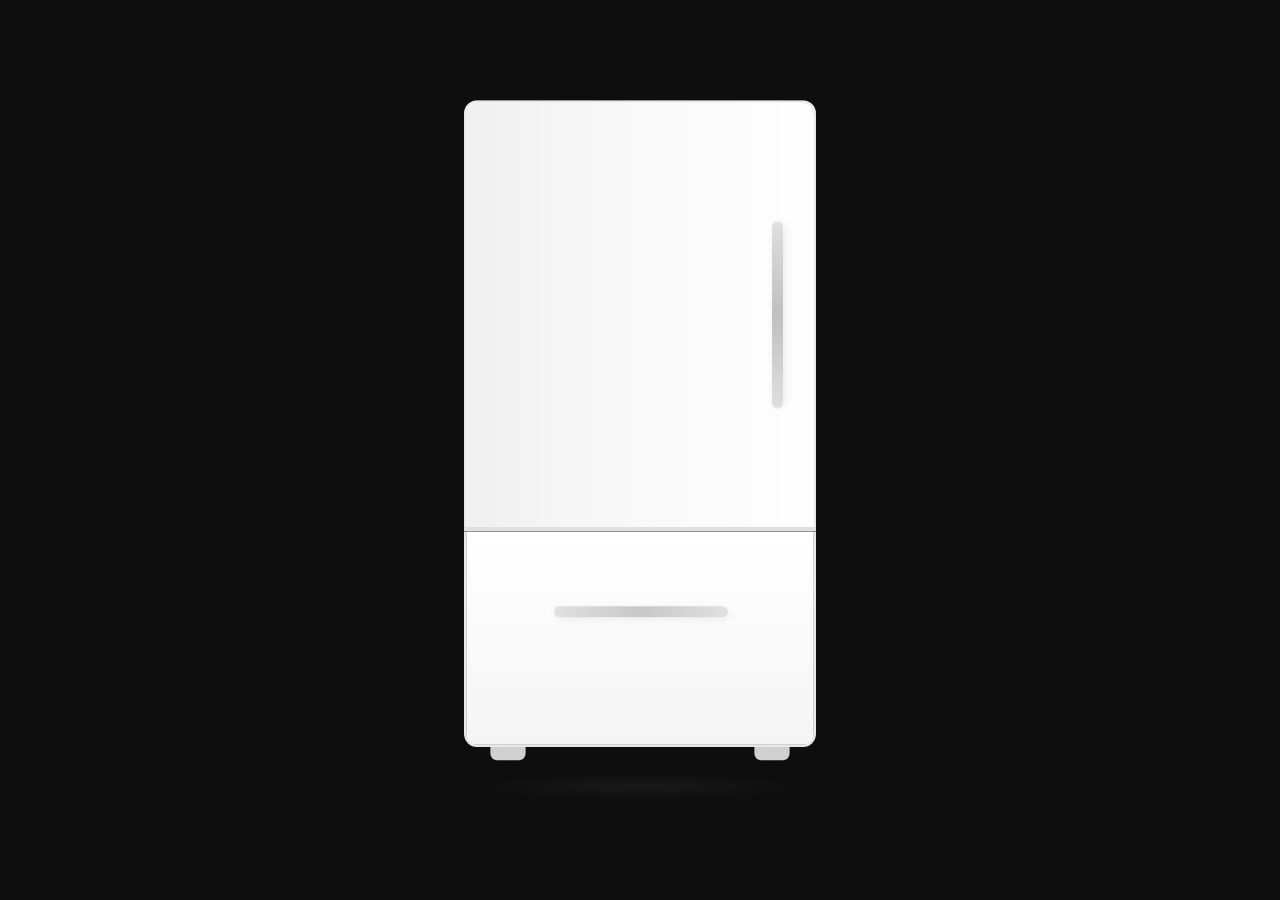
<file: index.html>
<!DOCTYPE html>
<html lang="en">
<head>
  <meta charset="UTF-8">
  <meta name="viewport" content="width=device-width, initial-scale=1.0, viewport-fit=cover">
  <title>FridgeBrain</title>
  <link rel="preconnect" href="https://fonts.googleapis.com">
  <link rel="preconnect" href="https://fonts.gstatic.com" crossorigin>
  <link href="https://fonts.googleapis.com/css2?family=Inter:wght@400;500;600;700&display=swap" rel="stylesheet">
  <link rel="apple-touch-icon" href="icon-192.svg">
  <link rel="manifest" href="manifest.json">
  <meta name="apple-mobile-web-app-capable" content="yes">
  <meta name="apple-mobile-web-app-status-bar-style" content="black-translucent">
  <meta name="theme-color" content="#00C853">
  <link rel="stylesheet" href="style.css">
  <style>
    /* Tab bar */
    .tab-bar { position: absolute; bottom: 0; left: 0; right: 0; display: flex; background: #FFFFFF; border-top: 1px solid #F0F0F0; padding: 4px 0 calc(4px + env(safe-area-inset-bottom, 0px)); z-index: 80; align-items: flex-end; }
    .tab-item { flex: 1; display: flex; flex-direction: column; align-items: center; gap: 2px; padding: 6px 0; background: none; border: none; cursor: pointer; font-family: 'Inter', sans-serif; transition: color 0.15s; color: #BDBDBD; min-height: 48px; }
    .tab-item.active { color: #00C853; }
    .tab-icon { font-size: 20px; }
    .tab-label { font-size: 10px; font-weight: 600; letter-spacing: 0.02em; }
    /* Center raised + button */
    .tab-item-add { flex: 1; display: flex; flex-direction: column; align-items: center; gap: 2px; background: none; border: none; cursor: pointer; font-family: 'Inter', sans-serif; padding: 0; min-height: 48px; justify-content: flex-end; padding-bottom: 6px; }
    .tab-add-circle { width: 52px; height: 52px; background: #00C853; border-radius: 50%; display: flex; align-items: center; justify-content: center; font-size: 28px; color: #FFFFFF; margin-top: -20px; box-shadow: 0 4px 12px rgba(0, 200, 83, 0.3); transition: transform 0.15s, box-shadow 0.15s; }
    .tab-item-add:hover .tab-add-circle { transform: scale(1.05); box-shadow: 0 6px 16px rgba(0, 200, 83, 0.4); }
    .tab-item-add:active .tab-add-circle { transform: scale(0.95); }
    .tab-add-label { font-size: 10px; font-weight: 600; letter-spacing: 0.02em; color: #00C853; margin-top: 2px; }
    /* Hide old FABs */
    .fab-small, .fab-notify, .fab-bar { display: none !important; }
    /* Notify button in top bar */
    .topbar-notify { height: 34px; display: flex; align-items: center; gap: 5px; background: #F5F5F5; border: 1px solid #E0E0E0; border-radius: 20px; padding: 0 12px 0 8px; font-size: 14px; cursor: pointer; font-family: 'Inter', sans-serif; font-weight: 500; font-size: 13px; color: #1A1A1A; transition: background 0.15s, border-color 0.15s; }
    .topbar-notify:hover { background: #EEEEEE; border-color: #BDBDBD; }
    .topbar-right { display: flex; align-items: center; gap: 20px; }
    .toast { bottom: calc(100px + env(safe-area-inset-bottom, 0px)) !important; }
    .coming-soon-btn { width: 44px; height: 44px; display: flex; align-items: center; justify-content: center; background: none; border: none; font-size: 18px; cursor: pointer; border-radius: 50%; transition: background 0.15s; }
    .coming-soon-btn:hover { background: #F5F5F5; }
    .menu-overlay, .slide-menu { display: none !important; }
    .shopping-view { padding-bottom: 100px !important; }
    .inv-view { padding-bottom: 100px !important; }
  </style>
</head>
<body>

<!-- SPLASH: The Fridge -->
<div class="splash-overlay" id="splashOverlay">
  <div class="sf-scene">
    <div class="sf-zoom" id="sfZoom">
      <div class="sf-fridge" id="sfFridge">
        <div class="sf-top-section">
          <div class="sf-top-interior">
            <div class="sf-logo" id="sfLogo">
              <div class="sf-logo-icon">🧊</div>
              <div class="sf-logo-text">Fridge<span>Brain</span></div>
            </div>
          </div>
          <div class="sf-top-door" id="sfTopDoor">
            <div class="sf-handle-vertical"></div>
          </div>
        </div>
        <div class="sf-divider"></div>
        <div class="sf-bottom-section">
          <div class="sf-handle-horizontal"></div>
        </div>
        <div class="sf-feet"><div class="sf-foot"></div><div class="sf-foot"></div></div>
      </div>
      <div class="sf-shadow"></div>
    </div>
  </div>
</div>
<style>
  .splash-overlay { position: fixed; inset: 0; z-index: 9999; }
  .sf-scene { position: absolute; inset: 0; background: #0E0E0E; display: flex; align-items: center; justify-content: center; overflow: hidden; }
  .sf-zoom { display: flex; flex-direction: column; align-items: center; animation: sfCameraZoom 2.8s linear forwards; }
  @keyframes sfCameraZoom { 0% { transform: scale(0.9); opacity: 0; } 10% { opacity: 1; } 100% { transform: scale(2.2); } }
  .sf-fridge { width: 160px; height: 300px; position: relative; display: flex; flex-direction: column; }
  .sf-top-section { flex: 6; position: relative; overflow: hidden; background: #FAFAFA; border-radius: 6px 6px 0 0; border: 1px solid #E8E8E8; border-bottom: none; }
  .sf-top-interior { position: absolute; inset: 4px; background: #E8E4DC; border-radius: 3px; display: flex; align-items: center; justify-content: center; }
  .sf-top-door { position: absolute; inset: 0; z-index: 3; background: linear-gradient(90deg, #F0F0F0 0%, #F7F7F7 30%, #FFFFFF 100%); border-radius: 6px 6px 0 0; box-shadow: 2px 0 16px rgba(0,0,0,0.08); transform-origin: left center; transform-style: preserve-3d; transition: transform 1.5s cubic-bezier(0.4, 0, 0.2, 1); }
  .sf-top-door::after { content: ''; position: absolute; top: 0; right: 0; width: 10px; height: 100%; background: linear-gradient(90deg, #E0E0E0, #D0D0D0); transform-origin: right center; transform: translateX(100%) rotateY(90deg); }
  .sf-handle-vertical { position: absolute; right: 14px; top: 28%; height: 44%; width: 5px; background: linear-gradient(180deg, #E0E0E0, #C0C0C0, #E0E0E0); border-radius: 3px; box-shadow: 1px 0 4px rgba(0,0,0,0.08); }
  .sf-divider { height: 2px; background: #E0E0E0; position: relative; z-index: 4; }
  .sf-bottom-section { flex: 3; position: relative; background: linear-gradient(180deg, #FFFFFF 0%, #F5F5F5 100%); border-radius: 0 0 6px 6px; border: 1px solid #E8E8E8; border-top: none; display: flex; align-items: center; justify-content: center; }
  .sf-handle-horizontal { width: 50%; height: 5px; background: linear-gradient(90deg, #E0E0E0, #C8C8C8, #E0E0E0); border-radius: 3px; box-shadow: 0 1px 4px rgba(0,0,0,0.06); margin-top: -15%; }
  .sf-feet { display: flex; justify-content: space-between; padding: 0 12px; position: relative; z-index: 4; }
  .sf-foot { width: 16px; height: 6px; background: #D0D0D0; border-radius: 0 0 3px 3px; }
  .sf-shadow { width: 140px; height: 12px; margin-top: 6px; background: radial-gradient(ellipse, rgba(255,255,255,0.05) 0%, transparent 70%); }
  .sf-logo { text-align: center; z-index: 2; opacity: 0; transition: opacity 0.6s ease 0.3s; }
  .sf-logo.show { opacity: 1; filter: drop-shadow(0 0 24px rgba(0, 200, 83, 0.4)) drop-shadow(0 0 60px rgba(0, 200, 83, 0.15)); }
  .sf-logo.show .sf-logo-text { color: #FFFFFF; }
  .sf-logo-icon { font-size: 32px; margin-bottom: 6px; }
  .sf-logo-text { font-family: 'Inter', sans-serif; font-size: 20px; font-weight: 700; color: #1A1A1A; transition: color 0.6s ease; }
  .sf-logo-text span { color: #00C853; }
  .sf-top-door.open { transform: perspective(600px) rotateY(-110deg); }
  .sf-fridge.dissolve .sf-top-door, .sf-fridge.dissolve .sf-divider, .sf-fridge.dissolve .sf-bottom-section, .sf-fridge.dissolve .sf-feet { transition: opacity 0.6s ease; opacity: 0; }
  .sf-fridge.dissolve .sf-top-section { transition: background 0.6s ease, border-color 0.6s ease; background: transparent; border-color: transparent; }
  .sf-fridge.dissolve .sf-top-interior { transition: background 0.6s ease; background: transparent; }
  .splash-overlay.done { animation: sfOut 0.5s ease forwards; }
  @keyframes sfOut { to { opacity: 0; visibility: hidden; } }
</style>
<script>
(function () {
  setTimeout(function () { document.getElementById('sfTopDoor').classList.add('open'); document.getElementById('sfLogo').classList.add('show'); }, 1600);
  setTimeout(function () { document.getElementById('sfFridge').classList.add('dissolve'); document.querySelector('.sf-shadow').style.transition = 'opacity 0.5s'; document.querySelector('.sf-shadow').style.opacity = '0'; }, 2800);
  setTimeout(function () { document.getElementById('splashOverlay').classList.add('done'); setTimeout(function () { document.getElementById('splashOverlay').remove(); }, 500); }, 4200);
})();
</script>

<div class="phone-frame">

  <!-- TOAST -->
  <div class="toast" id="toast">
    <span class="toast-text" id="toastText"></span>
    <button class="toast-action" id="toastAction">Undo</button>
  </div>

  <!-- Store notification banner -->
  <div class="store-notif-banner" id="storeNotifBanner">
    <div class="store-notif-content">
      <div class="store-notif-avatar" id="storeNotifAvatar">SH</div>
      <div class="store-notif-text">
        <div class="store-notif-title" id="storeNotifTitle">Shura is at Whole Foods</div>
        <div class="store-notif-sub">Need anything? Add it to the list now</div>
      </div>
    </div>
    <div class="store-notif-actions">
      <button class="btn btn-primary" id="storeNotifAdd">Add to list</button>
      <button class="store-notif-close" id="storeNotifClose" aria-label="Dismiss notification">✕</button>
    </div>
  </div>

  <!-- MENU OVERLAY -->
  <div class="menu-overlay" id="menuOverlay"></div>

  <!-- SLIDE MENU -->
  <div class="slide-menu" id="slideMenu">
    <div class="menu-user">
      <div class="avatar" role="button" aria-label="Profile">EB</div>
      <div class="menu-user-info">
        <h4>Elliot Boz</h4>
        <p>elliot.j.boz@gmail.com</p>
      </div>
    </div>
    <div class="menu-items">
      <div class="menu-item active" data-screen="shopping"><span class="menu-item-icon">🛒</span> Shopping List</div>
      <div class="menu-item" data-screen="inventory"><span class="menu-item-icon">📦</span> Inventory</div>
      <div class="menu-item" data-screen="recipes"><span class="menu-item-icon">🍳</span> Recipes</div>
      <div class="menu-item" data-screen="activity"><span class="menu-item-icon">📋</span> Activity</div>
      <div class="menu-item" data-screen="comingsoon"><span class="menu-item-icon">🚀</span> Coming Soon</div>
      <div class="menu-item" data-screen="profile"><span class="menu-item-icon">⚙️</span> Profile & Settings</div>
    </div>
    <div class="menu-signout">
      <div class="menu-item" id="menuSignout"><span class="menu-item-icon">🚪</span> Sign Out</div>
    </div>
  </div>

  <!-- ==================== SCREEN: LOGIN ==================== -->
  <div class="screen login-screen active" id="screen-login">
    <div class="login-logo">
      <div class="icon">🧊</div>
      <h1>Fridge<span>Brain</span></h1>
    </div>
    <div class="login-welcome">Your household grocery brain</div>
    <button class="btn-google" id="googleSignIn" aria-label="Sign in with Google">
      <svg width="18" height="18" viewBox="0 0 48 48"><path fill="#FFC107" d="M43.611 20.083H42V20H24v8h11.303c-1.649 4.657-6.08 8-11.303 8-6.627 0-12-5.373-12-12s5.373-12 12-12c3.059 0 5.842 1.154 7.961 3.039l5.657-5.657C34.046 6.053 29.268 4 24 4 12.955 4 4 12.955 4 24s8.955 20 20 20 20-8.955 20-20c0-1.341-.138-2.65-.389-3.917z"/><path fill="#FF3D00" d="M6.306 14.691l6.571 4.819C14.655 15.108 18.961 12 24 12c3.059 0 5.842 1.154 7.961 3.039l5.657-5.657C34.046 6.053 29.268 4 24 4 16.318 4 9.656 8.337 6.306 14.691z"/><path fill="#4CAF50" d="M24 44c5.166 0 9.86-1.977 13.409-5.192l-6.19-5.238A11.91 11.91 0 0124 36c-5.202 0-9.619-3.317-11.283-7.946l-6.522 5.025C9.505 39.556 16.227 44 24 44z"/><path fill="#1976D2" d="M43.611 20.083H42V20H24v8h11.303a12.04 12.04 0 01-4.087 5.571l.003-.002 6.19 5.238C36.971 39.205 44 34 44 24c0-1.341-.138-2.65-.389-3.917z"/></svg>
      Continue with Google
    </button>
    <div class="login-terms">By continuing, you agree to our <a href="terms.html" style="color:#00C853">Terms of Service</a> and <a href="privacy.html" style="color:#00C853">Privacy Policy</a></div>
  </div>

  <!-- ==================== SCREEN: ONBOARDING ==================== -->
  <div class="screen login-screen" id="screen-onboarding">
    <div class="login-logo">
      <div class="icon">🏠</div>
      <h1>Set up your household</h1>
    </div>
    <div class="login-welcome">Join or create a household to get started</div>

    <div class="onboarding-cards">
      <div class="onboarding-card" id="onboardCreate">
        <div class="onboarding-card-icon">✨</div>
        <div class="onboarding-card-title">Create a household</div>
        <div class="onboarding-card-sub">Start fresh and invite your roommates or family</div>
      </div>
      <div class="onboarding-card" id="onboardJoin">
        <div class="onboarding-card-icon">🔗</div>
        <div class="onboarding-card-title">Join a household</div>
        <div class="onboarding-card-sub">Enter an invite code from someone you live with</div>
      </div>
    </div>

    <!-- Create household form -->
    <div id="createHouseholdForm" style="display:none; width:100%;">
      <div class="input-group">
        <label>Household name</label>
        <input type="text" id="newHouseholdName" placeholder="e.g. The Apartment, Family Home">
      </div>
      <button class="btn btn-primary" id="createHouseholdBtn" style="margin-top:8px">Create household</button>
      <button class="btn btn-secondary" id="createHouseholdBack">Back</button>
    </div>

    <!-- Create success -->
    <div id="createHouseholdSuccess" style="display:none; width:100%; text-align:center;">
      <div style="font-size:48px; margin-bottom:16px">🎉</div>
      <h3 style="margin-bottom:8px">Household created!</h3>
      <p style="color:#757575; font-size:14px; margin-bottom:16px">Share this invite code with your household</p>
      <div class="invite-code" id="inviteCodeDisplay">FB</div>
      <button class="btn btn-secondary" id="copyInviteCode" style="margin-top:12px">📋 Copy code</button>
      <button class="btn btn-primary" id="createHouseholdDone" style="margin-top:12px">Get started</button>
    </div>

    <!-- Join household form -->
    <div id="joinHouseholdForm" style="display:none; width:100%;">
      <div class="input-group">
        <label>Invite code</label>
        <input type="text" id="joinInviteCode" placeholder="e.g. FB" style="text-transform:uppercase; text-align:center; font-size:20px; letter-spacing:4px;">
      </div>
      <button class="btn btn-primary" id="joinHouseholdBtn" style="margin-top:8px">Join household</button>
      <button class="btn btn-secondary" id="joinHouseholdBack">Back</button>
    </div>
  </div>


  <!-- ==================== SCREEN: SHOPPING LIST ==================== -->
  <div class="screen" id="screen-shopping">
    <div class="top-bar">
      <button class="coming-soon-btn" aria-label="Coming soon" onclick="showScreen('comingsoon')">🚀</button><div class="top-bar-logo" style="position:absolute;left:50%;transform:translateX(-50%)">Fridge<span>Brain</span></div><div class="topbar-right"><button class="topbar-notify" id="topbarNotifyBtn" aria-label="Notify household">📣 Notify</button><div class="avatar" role="button" aria-label="Profile">EB</div></div>
    </div>

    <!-- Add to Home Screen Banner -->
    <div class="pwa-banner" id="pwaBanner">
      <button class="pwa-expand" id="pwaExpand" aria-label="How to add">ⓘ</button>
      <span class="pwa-text">📱 Add FridgeBrain to your home screen for the best experience</span>
      <button class="pwa-dismiss" id="pwaDismiss" aria-label="Dismiss">✕</button>
      <div class="pwa-instructions" id="pwaInstructions">
        <div class="pwa-step"><strong>iPhone (Safari):</strong></div>
        <div class="pwa-step">1. Tap the <strong>Share</strong> button <span style="font-size:14px">⬆️</span> at the bottom</div>
        <div class="pwa-step">2. Scroll down and tap <strong>Add to Home Screen</strong></div>
        <div class="pwa-step">3. Tap <strong>Add</strong> in the top right</div>
        <div class="pwa-step" style="margin-top:10px"><strong>Android (Chrome):</strong></div>
        <div class="pwa-step">1. Tap the <strong>⋮</strong> menu in the top right</div>
        <div class="pwa-step">2. Tap <strong>Add to Home screen</strong></div>
        <div class="pwa-step">3. Tap <strong>Add</strong> to confirm</div>
      </div>
    </div>

    <!-- Mode Toggle -->
    <div class="mode-toggle">
      <button class="mode-btn active" data-mode="daytoday">📋 Day-to-day</button>
      <button class="mode-btn" data-mode="atstore">🛒 At the store</button>
    </div>

    <!-- Suggestions Info Modal -->
    <div class="modal-overlay" id="suggestionsInfoModal">
      <div class="modal">
        <h3>Suggested Items</h3>
        <p>These suggestions are based on your past purchases and ranked by how likely you are to need them. Add any with one tap.</p>
        <button class="btn btn-secondary" id="suggestionsInfoClose">Got it</button>
      </div>
    </div>

    <!-- DAY-TO-DAY VIEW -->
    <div class="shopping-view" id="daytodayView">
      <div class="list-section-header">My List</div>
      <div class="empty-state-inline" id="emptyMyList" style="display:none">
        <div class="empty-icon">🛒</div>
        <div class="empty-title">Your list is empty</div>
        <div class="empty-hint">Tap the <strong>+</strong> button to add your first item</div>
      </div>
      <div id="myListItems">
        <div class="my-list-card">
          <div class="my-list-accent"></div><div class="drag-handle" aria-label="Drag to reorder">☰</div><div class="my-list-info">
            <div class="my-list-name">Eggs</div>
            <div class="my-list-qty">12 count</div>
            <div class="my-list-note">Free range preferred</div>
          </div>
          <button class="my-list-remove" aria-label="Remove item">×</button>
        </div>
        <div class="my-list-card">
          <div class="my-list-accent"></div><div class="drag-handle" aria-label="Drag to reorder">☰</div><div class="my-list-info">
            <div class="my-list-name">Oat Milk</div>
            <div class="my-list-note">Oatly barista edition</div>
          </div>
          <button class="my-list-remove" aria-label="Remove item">×</button>
        </div>
        <div class="my-list-card">
          <div class="my-list-accent"></div><div class="drag-handle" aria-label="Drag to reorder">☰</div><div class="my-list-info">
            <div class="my-list-name">Avocados</div>
            <div class="my-list-note"></div>
          </div>
          <button class="my-list-remove" aria-label="Remove item">×</button>
        </div>
      </div>

      <div class="list-section-header hh-header">Household items</div>
      <div class="empty-state-inline" id="emptyHHList" style="display:none">Items your household adds will show up here</div>
      <div id="householdListItems">
        <div class="hh-list-card">
          <div class="list-item-check"></div>
          <div class="hh-avatar" style="background:#42A5F5">SH</div>
          <div class="hh-list-info">
            <div class="hh-list-name">Whole Milk</div>
            <div class="hh-list-meta">Shura · 2h ago</div>
          </div>
        </div>
        <div class="hh-list-card">
          <div class="list-item-check"></div>
          <div class="hh-avatar" style="background:#AB47BC">NA</div>
          <div class="hh-list-info">
            <div class="hh-list-name">Sourdough Bread</div>
            <div class="hh-list-meta">Nadia · 4h ago</div>
          </div>
        </div>
        <div class="hh-list-card">
          <div class="list-item-check"></div>
          <div class="hh-avatar" style="background:#42A5F5">SH</div>
          <div class="hh-list-info">
            <div class="hh-list-name">Olive Oil</div>
            <div class="hh-list-meta">Shura · 2d ago</div>
          </div>
        </div>
        <div class="hh-list-card">
          <div class="list-item-check"></div>
          <div class="hh-avatar" style="background:#FF9800">KA</div>
          <div class="hh-list-info">
            <div class="hh-list-name">Greek Yogurt</div>
            <div class="hh-list-meta">Kalman · 1d ago</div>
          </div>
        </div>
      </div>

      <!-- Suggestions -->
      <div class="store-suggestions" id="daytodaySuggestions">
        <div class="store-suggestions-header">
          <span>Suggested for you</span>
          <span class="suggestions-info" id="suggestionsInfoBtn">i</span>
        </div>
        <div id="daytodaySuggestionItems"></div>
      </div>

    </div>

    <!-- DAY-TO-DAY FAMILY VIEW -->
    <div class="shopping-view" id="daytodayFamilyView" style="display:none">
      <div class="list-section-header">Shopping List</div>
      <div class="empty-state-inline" id="emptyFamilyList" style="display:none">Your list is empty — tap + to add</div>
      <div id="familyListItems">
        <div class="my-list-card">
          <div class="my-list-accent" style="background:#00C853"></div><div class="drag-handle" aria-label="Drag to reorder">☰</div><div class="my-list-info">
            <div class="my-list-name">Eggs</div>
            <div class="my-list-qty">12 count</div>
            <div class="my-list-note">Free range preferred</div>
          </div>
          <button class="my-list-remove" aria-label="Remove item">×</button>
        </div>
        <div class="my-list-card">
          <div class="my-list-accent" style="background:#00C853"></div><div class="drag-handle" aria-label="Drag to reorder">☰</div><div class="my-list-info">
            <div class="my-list-name">Whole Milk</div>
            <div class="my-list-note"></div>
          </div>
          <button class="my-list-remove" aria-label="Remove item">×</button>
        </div>
        <div class="my-list-card">
          <div class="my-list-accent" style="background:#00C853"></div><div class="drag-handle" aria-label="Drag to reorder">☰</div><div class="my-list-info">
            <div class="my-list-name">Sourdough Bread</div>
            <div class="my-list-note">From the bakery section</div>
          </div>
          <button class="my-list-remove" aria-label="Remove item">×</button>
        </div>
        <div class="my-list-card">
          <div class="my-list-accent" style="background:#00C853"></div><div class="drag-handle" aria-label="Drag to reorder">☰</div><div class="my-list-info">
            <div class="my-list-name">Olive Oil</div>
            <div class="my-list-note">Extra virgin</div>
          </div>
          <button class="my-list-remove" aria-label="Remove item">×</button>
        </div>
        <div class="my-list-card">
          <div class="my-list-accent" style="background:#00C853"></div><div class="drag-handle" aria-label="Drag to reorder">☰</div><div class="my-list-info">
            <div class="my-list-name">Greek Yogurt</div>
            <div class="my-list-note"></div>
          </div>
          <button class="my-list-remove" aria-label="Remove item">×</button>
        </div>
      </div>

      <!-- Suggestions -->
      <div class="store-suggestions" id="familyDaytodaySuggestions">
        <div class="store-suggestions-header">
          <span>Suggested for you</span>
          <span class="suggestions-info" id="familySuggestionsInfoBtn">i</span>
        </div>
        <div id="familyDaytodaySuggestionItems"></div>
      </div>

    </div>

    <!-- AT THE STORE FAMILY VIEW -->
    <div class="shopping-view" id="atstoreFamilyView" style="display:none">
      <div class="store-scroll-area">
        <div class="store-section-label store-yours">Shopping List</div>
        <div id="storeFamilyItems">
          <div class="store-item store-item-mine">
            <div class="store-check"></div>
            <div class="store-item-name">Eggs</div>
          </div>
          <div class="store-item store-item-mine">
            <div class="store-check"></div>
            <div class="store-item-name">Whole Milk</div>
          </div>
          <div class="store-item store-item-mine">
            <div class="store-check"></div>
            <div class="store-item-name">Sourdough Bread</div>
          </div>
          <div class="store-item store-item-mine">
            <div class="store-check"></div>
            <div class="store-item-name">Olive Oil</div>
          </div>
          <div class="store-item store-item-mine">
            <div class="store-check"></div>
            <div class="store-item-name">Greek Yogurt</div>
          </div>
        </div>
        <div style="padding:16px 20px">
          <button class="btn btn-primary" id="doneShoppingFamily">Done shopping</button>
        </div>
      </div>

    </div>

    <!-- AT THE STORE VIEW -->
    <div class="shopping-view" id="atstoreView" style="display:none">
      <div class="store-scroll-area">
        <div class="store-section-label store-yours">Your items</div>
        <div id="storeMyItems">
          <div class="store-item store-item-mine">
            <div class="store-check"></div>
            <div class="store-item-name">Eggs</div>
          </div>
          <div class="store-item store-item-mine">
            <div class="store-check"></div>
            <div class="store-item-name">Oat Milk</div>
          </div>
        </div>

        <div class="store-section-label">Others' items</div>
        <div id="storeHHItems">
          <div class="store-item">
            <div class="store-check"></div>
            <div class="store-avatar" style="background:#42A5F5">SH</div>
            <div class="store-item-name">Whole Milk</div>
          </div>
          <div class="store-item">
            <div class="store-check"></div>
            <div class="store-avatar" style="background:#AB47BC">NA</div>
            <div class="store-item-name">Sourdough Bread</div>
          </div>
          <div class="store-item">
            <div class="store-check"></div>
            <div class="store-avatar" style="background:#42A5F5">SH</div>
            <div class="store-item-name">Olive Oil</div>
          </div>
          <div class="store-item">
            <div class="store-check"></div>
            <div class="store-avatar" style="background:#FF9800">KA</div>
            <div class="store-item-name">Greek Yogurt</div>
          </div>
        </div>

        <div style="padding:16px 20px">
          <button class="btn btn-primary" id="doneShopping">Done shopping</button>
        </div>
      </div>

    </div>

    <!-- Done Shopping Modal -->
    <div class="modal-overlay" id="doneShoppingModal">
      <div class="modal">
        <h3>All done! 🎉</h3>
        <p>Checked items will be cleared from the list and added to your inventory</p>
        <button class="btn btn-primary" id="doneShoppingClose">Done</button>
      </div>
    </div>

    <!-- Add Item Modal -->
    <div class="modal-overlay" id="addItemModal">
      <div class="modal modal-tall" style="text-align:left">
        <h3 style="text-align:center">Add to List</h3>
        <div class="input-group" style="margin-top:16px">
          <label>Search or type an item</label>
          <input type="text" id="addItemName" placeholder="e.g. Milk, Eggs, Bread..." autocomplete="off">
        </div>
        <div class="autocomplete-results" id="autocompleteResults"></div>
        <div id="selectedItemArea" style="display:none">
          <div class="selected-item-chip" id="selectedChip"></div>
          <div class="input-group" style="margin-top:12px">
            <label>Quantity (optional)</label>
            <input type="text" id="addItemQty" placeholder="e.g. 1 gallon, 2 boxes, 6 count">
          </div>
          <div class="input-group">
            <label>Notes (optional)</label>
            <input type="text" id="addItemNotes" placeholder="e.g. Unsweetened, Califia brand">
          </div>
          <button class="btn btn-primary" id="addItemConfirm" style="margin-top:12px">Add to list</button>
        </div>
        <button class="btn btn-secondary" id="addItemCancel" style="margin-top:8px">Cancel</button>
      </div>
    </div>

    <!-- Item Added Confirmation Modal -->
    <div class="modal-overlay" id="addedConfirmModal">
      <div class="modal">
        <h3>✅ Added!</h3>
        <p id="addedItemText">Item added to your list</p>
        <button class="btn btn-secondary" id="addedDone">Done</button>
      </div>
    </div>

    <!-- Edit Item Modal -->
    <div class="modal-overlay" id="editItemModal">
      <div class="modal" style="text-align:left">
        <h3 style="text-align:center">Edit Item</h3>
        <div class="input-group" style="margin-top:16px">
          <label>Item name</label>
          <input type="text" id="editItemName">
        </div>
        <div class="input-group">
          <label>Notes</label>
          <input type="text" id="editItemNotes" placeholder="Add a note...">
        </div>
        <button class="btn btn-primary" id="editItemSave" style="margin-top:12px">Save</button>
        <button class="btn btn-danger" id="editItemDelete" style="margin-top:8px">Remove from list</button>
        <button class="btn btn-secondary" id="editItemCancel" style="margin-top:8px">Cancel</button>
      </div>
    </div>

    <!-- Duplicate Item Modal -->
    <div class="modal-overlay" id="duplicateModal">
      <div class="modal">
        <h3>⚠️ Duplicate item</h3>
        <p id="duplicateText">This item is already on the list</p>
        <button class="btn btn-primary" id="duplicateConfirm">Add anyway</button>
        <button class="btn btn-secondary" id="duplicateCancel">Cancel</button>
      </div>
    </div>

    <!-- Notify Modal -->
    <div class="modal-overlay" id="notifyModal">
      <div class="modal">
        <h3>Heading to the store soon</h3>
        <p>Let everyone know what they need</p>
        <select class="modal-select" id="notifyStore">
          <option>📍 Whole Foods</option>
          <option>📍 Trader Joe's</option>
          <option>📍 Target</option>
          <option value="other">+ New store...</option>
        </select>
        <div class="input-group" id="notifyNewStoreWrap" style="display:none;margin-top:8px">
          <input type="text" id="notifyNewStoreName" placeholder="Type store name...">
        </div>
        <button class="btn btn-primary" id="notifyConfirm" style="margin-top:16px">Send notification</button>
        <button class="btn btn-secondary" id="notifyCancel">Cancel</button>
      </div>
    </div>

    <div class="fab-bar"></div>
    <button class="fab-notify" id="notifyFab">📣</button>
    <button class="fab-small" id="addToMyListFab">+</button>
  </div>

  <!-- ==================== SCREEN: INVENTORY ==================== -->
  <div class="screen" id="screen-inventory">
    <div class="top-bar">
      <button class="coming-soon-btn" aria-label="Coming soon" onclick="showScreen('comingsoon')">🚀</button>
      <div class="top-bar-logo">Fridge<span>Brain</span></div>
      <div class="avatar" role="button" aria-label="Profile">EB</div>
    </div>

    <div class="section-header">Inventory</div>

    <div class="mode-toggle" id="invModeToggle">
      <button class="mode-btn active" data-inv="mine">Mine</button>
      <button class="mode-btn" data-inv="household">Household</button>
    </div>

    <div class="inv-search"><input type="text" id="invSearchInput" placeholder="Search inventory..." autocomplete="off"></div>

    <!-- MINE VIEW -->
    <div class="inv-view" id="invMineView">
      <div class="empty-state-inline" id="emptyInvMine" style="display:none">Items you buy will show up here after you finish shopping</div>
      <div class="inventory-grid">
        <div class="inventory-card" data-inv-item="butter"><div class="inventory-card-name">Butter</div><div class="inventory-card-qty">1 lb</div><span class="status-badge status-green">Plenty</span></div>
        <div class="inventory-card" data-inv-item="cheese"><div class="inventory-card-name">Cheddar Cheese</div><div class="inventory-card-qty">8 oz</div><span class="status-badge status-yellow">Running Low</span></div>
        <div class="inventory-card" data-inv-item="yogurt"><div class="inventory-card-name">Greek Yogurt</div><div class="inventory-card-qty">1 container</div><span class="status-badge status-red">Almost Out</span></div>
        <div class="inventory-card" data-inv-item="pasta"><div class="inventory-card-name">Pasta</div><div class="inventory-card-qty">2 boxes</div><span class="status-badge status-green">Plenty</span></div>
        <div class="inventory-card" data-inv-item="eggs-mine"><div class="inventory-card-name">Eggs</div><div class="inventory-card-qty">12 count</div><span class="status-badge status-yellow">Running Low</span></div>
        <div class="inventory-card" data-inv-item="oliveoil"><div class="inventory-card-name">Olive Oil</div><div class="inventory-card-qty">1 bottle</div><span class="status-badge status-green">Plenty</span></div>
        <div class="inventory-card" data-inv-item="chicken"><div class="inventory-card-name">Chicken Breast</div><div class="inventory-card-qty">1 lb</div><span class="status-badge status-green">Plenty</span></div>
        <div class="inventory-card" data-inv-item="spinach"><div class="inventory-card-name">Spinach</div><div class="inventory-card-qty">1 bag</div><span class="status-badge status-yellow">Running Low</span></div>
        <div class="inventory-card" data-inv-item="bread-mine"><div class="inventory-card-name">Sourdough Bread</div><div class="inventory-card-qty">1 loaf</div><span class="status-badge status-green">Plenty</span></div>
        <div class="inventory-card" data-inv-item="salt-mine"><div class="inventory-card-name">Salt</div><div class="inventory-card-qty">1 container</div><span class="status-badge status-green">Plenty</span></div>
        <div class="inventory-card" data-inv-item="rice-mine"><div class="inventory-card-name">Rice</div><div class="inventory-card-qty">5 lb bag</div><span class="status-badge status-green">Plenty</span></div>
        <div class="inventory-card" data-inv-item="bananas-mine"><div class="inventory-card-name">Bananas</div><div class="inventory-card-qty">4 count</div><span class="status-badge status-yellow">Running Low</span></div>
        <div class="inventory-card" data-inv-item="garlic-mine"><div class="inventory-card-name">Garlic</div><div class="inventory-card-qty">1 head</div><span class="status-badge status-green">Plenty</span></div>
        <div class="inventory-card" data-inv-item="onions-mine"><div class="inventory-card-name">Onions</div><div class="inventory-card-qty">3 count</div><span class="status-badge status-green">Plenty</span></div>
      </div>
    </div>

    <!-- HOUSEHOLD VIEW -->
    <div class="inv-view" id="invHouseholdView" style="display:none">
      <div class="empty-state-inline" id="emptyInvHH" style="display:none">Items you buy will show up here after you finish shopping</div>
      <div class="inv-person-group">
        <div class="inv-person-header" style="border-left-color:#42A5F5"><div class="hh-avatar" style="background:#42A5F5">SH</div><span>Shura's Items</span></div>
        <div class="inventory-grid">
          <div class="inventory-card" data-inv-item="apples-j" data-readonly="true"><div class="inventory-card-name">Apples</div><div class="inventory-card-qty">6 count</div><span class="status-badge status-green">Plenty</span></div>
          <div class="inventory-card" data-inv-item="bananas-j" data-readonly="true"><div class="inventory-card-name">Bananas</div><div class="inventory-card-qty">4 count</div><span class="status-badge status-yellow">Running Low</span></div>
          <div class="inventory-card" data-inv-item="coffee-j" data-readonly="true"><div class="inventory-card-name">Coffee</div><div class="inventory-card-qty">1 bag</div><span class="status-badge status-green">Plenty</span></div>
          <div class="inventory-card" data-inv-item="milk-j" data-readonly="true"><div class="inventory-card-name">Whole Milk</div><div class="inventory-card-qty">1 gallon</div><span class="status-badge status-yellow">Running Low</span></div>
        </div>
      </div>
      <div class="inv-person-group">
        <div class="inv-person-header" style="border-left-color:#AB47BC"><div class="hh-avatar" style="background:#AB47BC">NA</div><span>Nadia's Items</span></div>
        <div class="inventory-grid">
          <div class="inventory-card" data-inv-item="rice-s" data-readonly="true"><div class="inventory-card-name">Rice</div><div class="inventory-card-qty">5 lb bag</div><span class="status-badge status-green">Plenty</span></div>
          <div class="inventory-card" data-inv-item="sauce-s" data-readonly="true"><div class="inventory-card-name">Tomato Sauce</div><div class="inventory-card-qty">1 jar</div><span class="status-badge status-red">Almost Out</span></div>
          <div class="inventory-card" data-inv-item="hummus-s" data-readonly="true"><div class="inventory-card-name">Hummus</div><div class="inventory-card-qty">1 tub</div><span class="status-badge status-green">Plenty</span></div>
          <div class="inventory-card" data-inv-item="broth-s" data-readonly="true"><div class="inventory-card-name">Chicken Broth</div><div class="inventory-card-qty">2 cartons</div><span class="status-badge status-green">Plenty</span></div>
        </div>
      </div>
      <div class="inv-person-group">
        <div class="inv-person-header" style="border-left-color:#FF9800"><div class="hh-avatar" style="background:#FF9800">KA</div><span>Kalman's Items</span></div>
        <div class="inventory-grid">
          <div class="inventory-card" data-inv-item="oranges-k" data-readonly="true"><div class="inventory-card-name">Oranges</div><div class="inventory-card-qty">6 count</div><span class="status-badge status-green">Plenty</span></div>
          <div class="inventory-card" data-inv-item="peanutbutter-k" data-readonly="true"><div class="inventory-card-name">Peanut Butter</div><div class="inventory-card-qty">1 jar</div><span class="status-badge status-yellow">Running Low</span></div>
        </div>
      </div>
    </div>

    <!-- FAMILY INVENTORY VIEW -->
    <div class="inv-view" id="invFamilyView" style="display:none">
      <div class="empty-state-inline" id="emptyInvFamily" style="display:none">Items you buy will show up here after you finish shopping</div>
      <div class="inventory-grid">
        <div class="inventory-card" data-inv-item="butter"><div class="inventory-card-name">Butter</div><div class="inventory-card-qty">1 lb</div><span class="status-badge status-green">Plenty</span></div>
        <div class="inventory-card" data-inv-item="cheese"><div class="inventory-card-name">Cheddar Cheese</div><div class="inventory-card-qty">8 oz</div><span class="status-badge status-yellow">Running Low</span></div>
        <div class="inventory-card" data-inv-item="yogurt"><div class="inventory-card-name">Greek Yogurt</div><div class="inventory-card-qty">1 container</div><span class="status-badge status-red">Almost Out</span></div>
        <div class="inventory-card" data-inv-item="pasta"><div class="inventory-card-name">Pasta</div><div class="inventory-card-qty">2 boxes</div><span class="status-badge status-green">Plenty</span></div>
        <div class="inventory-card" data-inv-item="eggs-mine"><div class="inventory-card-name">Eggs</div><div class="inventory-card-qty">12 count</div><span class="status-badge status-yellow">Running Low</span></div>
        <div class="inventory-card" data-inv-item="oliveoil"><div class="inventory-card-name">Olive Oil</div><div class="inventory-card-qty">1 bottle</div><span class="status-badge status-green">Plenty</span></div>
        <div class="inventory-card" data-inv-item="chicken"><div class="inventory-card-name">Chicken Breast</div><div class="inventory-card-qty">1 lb</div><span class="status-badge status-green">Plenty</span></div>
        <div class="inventory-card" data-inv-item="spinach"><div class="inventory-card-name">Spinach</div><div class="inventory-card-qty">1 bag</div><span class="status-badge status-yellow">Running Low</span></div>
        <div class="inventory-card" data-inv-item="apples-j"><div class="inventory-card-name">Apples</div><div class="inventory-card-qty">6 count</div><span class="status-badge status-green">Plenty</span></div>
        <div class="inventory-card" data-inv-item="rice-s"><div class="inventory-card-name">Rice</div><div class="inventory-card-qty">5 lb bag</div><span class="status-badge status-green">Plenty</span></div>
        <div class="inventory-card" data-inv-item="sauce-s"><div class="inventory-card-name">Tomato Sauce</div><div class="inventory-card-qty">1 jar</div><span class="status-badge status-red">Almost Out</span></div>
        <div class="inventory-card" data-inv-item="coffee-j"><div class="inventory-card-name">Coffee</div><div class="inventory-card-qty">1 bag</div><span class="status-badge status-green">Plenty</span></div>
      </div>
    </div>

    <!-- Inventory Detail Modal -->
    <div class="modal-overlay" id="invDetailModal">
      <div class="modal" style="text-align:left">
        <h3 id="invDetailName"></h3>
        <div id="invDetailQty" style="font-size:14px;color:#757575;margin:4px 0 8px"></div>
        <div id="invDetailStatus"></div>
        <div id="invDetailActions" style="margin-top:16px">
          <button class="btn btn-primary" id="invRunningLow">Running low — add to my list</button>
          <button class="btn btn-secondary" id="invEdit">Edit</button>
          <button class="btn btn-danger" id="invDelete">Delete</button>
        </div>
        <div id="invDetailReadonly" style="display:none;margin-top:16px">
          <p style="font-size:14px;color:#757575;text-align:center">This item belongs to another household member</p>
        </div>
        <button class="btn btn-secondary" id="invDetailClose" style="margin-top:8px">Close</button>
      </div>
    </div>

    <!-- Add to Inventory Modal -->
    <div class="modal-overlay" id="addInvModal">
      <div class="modal modal-tall" style="text-align:left">
        <h3 style="text-align:center">Add to Inventory</h3>
        <div class="input-group" style="margin-top:16px">
          <label>Search or type an item</label>
          <input type="text" id="addInvSearch" placeholder="e.g. Milk, Eggs, Bread..." autocomplete="off">
        </div>
        <div class="autocomplete-results" id="invAutocomplete"></div>
        <div id="invSelectedArea" style="display:none">
          <div class="selected-item-chip" id="invSelectedChip"></div>
          <div class="input-group" style="margin-top:12px">
            <label>Quantity</label>
            <input type="text" id="addInvQty" placeholder="e.g. 1 lb, 2 boxes">
          </div>
          <div style="margin-top:12px">
            <label style="font-size:13px;font-weight:500;color:#757575">Status</label>
            <div class="status-select">
              <button class="status-opt active" data-status="plenty">Plenty</button>
              <button class="status-opt" data-status="low">Running Low</button>
              <button class="status-opt" data-status="out">Almost Out</button>
            </div>
          </div>
          <button class="btn btn-primary" id="addInvConfirm" style="margin-top:16px">Add to inventory</button>
        </div>
        <button class="btn btn-secondary" id="addInvCancel" style="margin-top:8px">Cancel</button>
      </div>
    </div>

    <div class="fab-bar"></div>
    <button class="fab-small" id="addInventoryBtn">+</button>
  </div>

  <!-- ==================== SCREEN: RECIPES ==================== -->
  <div class="screen" id="screen-recipes">
    <div class="top-bar">
      <button class="coming-soon-btn" aria-label="Coming soon" onclick="showScreen('comingsoon')">🚀</button>
      <div class="top-bar-logo">Fridge<span>Brain</span></div>
      <div class="avatar" role="button" aria-label="Profile">EB</div>
    </div>

    <div class="section-header">Recipes</div>
    <p style="padding:0 20px 12px;font-size:13px;color:#757575">Based on what's in your inventory</p>

    <div class="filter-tabs" id="recipeFilters">
      <button class="filter-tab active" data-rcat="all">All</button>
      <button class="filter-tab" data-rcat="breakfast">🍳 Breakfast</button>
      <button class="filter-tab" data-rcat="lunch">🥗 Lunch</button>
      <button class="filter-tab" data-rcat="dinner">🍽️ Dinner</button>
      <button class="filter-tab" data-rcat="snacks">🍿 Snacks</button>
    </div>

    <div id="recipeList" class="recipe-list">
      <div class="empty-state-inline" id="emptyRecipes" style="display:none">Add items to your inventory to get recipe suggestions</div>
    </div>

    <!-- Recipe Detail Modal -->
    <div class="modal-overlay" id="recipeDetailModal">
      <div class="modal modal-tall" style="text-align:left">
        <div id="recipeDetailContent"></div>
        <button class="btn btn-primary" id="recipeAddMissing" style="margin-top:16px">Add missing items to list</button>
        <button class="btn btn-secondary" id="recipeDetailClose" style="margin-top:8px">Close</button>
      </div>
    </div>
  </div>

  <!-- ==================== SCREEN: COMING SOON ==================== -->
  <div class="screen" id="screen-comingsoon">
    <div class="top-bar">
      <button class="coming-soon-btn" aria-label="Coming soon" onclick="showScreen('comingsoon')">🚀</button>
      <div class="top-bar-logo">Fridge<span>Brain</span></div>
      <div class="avatar" role="button" aria-label="Profile">EB</div>
    </div>

    <div class="section-header">Coming Soon</div>
    <p style="padding:0 20px 20px;font-size:14px;color:#757575;line-height:1.5">We're building these features next. Vote on what matters most to you!</p>

    <div class="coming-soon-list">
      <div class="cs-card">
        <div class="cs-icon">📷</div>
        <div class="cs-info">
          <div class="cs-title">Receipt Scanning</div>
          <div class="cs-desc">Snap a photo of your receipt to auto-add items to inventory and track spending</div>
        </div>
        <button class="cs-vote" data-voted="false">👍</button>
      </div>

      <div class="cs-card">
        <div class="cs-icon">💰</div>
        <div class="cs-info">
          <div class="cs-title">Cost Splitting</div>
          <div class="cs-desc">Split grocery costs between household members and see who owes what</div>
        </div>
        <button class="cs-vote" data-voted="false">👍</button>
      </div>

      <div class="cs-card">
        <div class="cs-icon">💸</div>
        <div class="cs-info">
          <div class="cs-title">Venmo / Splitwise Integration</div>
          <div class="cs-desc">Settle up directly through Venmo or Splitwise without leaving the app</div>
        </div>
        <button class="cs-vote" data-voted="false">👍</button>
      </div>

      <div class="cs-card">
        <div class="cs-icon">🔔</div>
        <div class="cs-info">
          <div class="cs-title">Push Notifications</div>
          <div class="cs-desc">Get notified when someone's at the store, adds items, or when you're running low</div>
        </div>
        <button class="cs-vote" data-voted="false">👍</button>
      </div>

      <div class="cs-card">
        <div class="cs-icon">📊</div>
        <div class="cs-info">
          <div class="cs-title">Spending Analytics</div>
          <div class="cs-desc">See monthly spending trends, most-purchased items, and budget tracking</div>
        </div>
        <button class="cs-vote" data-voted="false">👍</button>
      </div>

      <div class="cs-card">
        <div class="cs-icon">🏪</div>
        <div class="cs-info">
          <div class="cs-title">Store Price Comparison</div>
          <div class="cs-desc">Compare prices across stores to find the best deals on your list</div>
        </div>
        <button class="cs-vote" data-voted="false">👍</button>
      </div>
    </div>

    <div style="padding:20px">
      <div class="cs-feedback-header">Have an idea?</div>
      <div class="input-group" style="margin-top:8px">
        <input type="text" id="csFeedbackInput" placeholder="Tell us what feature you'd love to see...">
      </div>
      <button class="btn btn-primary" id="csFeedbackSubmit">Submit feedback</button>
    </div>

    <div style="height:40px"></div>
  </div>

  <!-- ==================== SCREEN: ACTIVITY ==================== -->
  <div class="screen" id="screen-activity">
    <div class="top-bar">
      <button class="coming-soon-btn" aria-label="Coming soon" onclick="showScreen('comingsoon')">🚀</button>
      <div class="top-bar-logo">Fridge<span>Brain</span></div>
      <div class="avatar" role="button" aria-label="Profile">EB</div>
    </div>
    <div class="section-header">Activity</div>
    <div class="activity-filters">
      <button class="filter-tab active">All</button>
      <button class="filter-tab">Elliot</button>
      <button class="filter-tab">Shura</button>
      <button class="filter-tab">Nadia</button>
      <button class="filter-tab">Kalman</button>
    </div>
    <div class="activity-list">
      <div class="empty-state-inline" id="emptyActivity" style="display:none">No activity yet — it'll show up as your household starts using FridgeBrain</div>
      <div class="activity-item" data-person="Shura"><div class="activity-avatar" style="background:#42A5F5">SH</div><div class="activity-content"><div class="activity-text"><strong>Shura</strong> bought groceries at Whole Foods</div><div class="activity-time">2h ago</div></div></div>
      <div class="activity-item" data-person="Nadia"><div class="activity-avatar" style="background:#AB47BC">NA</div><div class="activity-content"><div class="activity-text"><strong>Nadia</strong> added Oat Milk to the list</div><div class="activity-time">4h ago</div></div></div>
      <div class="activity-item" data-person="Kalman"><div class="activity-avatar" style="background:#FF9800">KA</div><div class="activity-content"><div class="activity-text"><strong>Kalman</strong> added Greek Yogurt to the list</div><div class="activity-time">5h ago</div></div></div>
      <div class="activity-item" data-person="Elliot"><div class="activity-avatar" style="background:#00C853">EB</div><div class="activity-content"><div class="activity-text"><strong>Elliot</strong> marked Eggs as running low</div><div class="activity-time">6h ago</div></div></div>
      <div class="activity-item" data-person="Shura"><div class="activity-avatar" style="background:#42A5F5">SH</div><div class="activity-content"><div class="activity-text"><strong>Shura</strong> is at Trader Joe's — need anything?</div><div class="activity-time">Yesterday</div></div></div>
      <div class="activity-item" data-person="Kalman"><div class="activity-avatar" style="background:#FF9800">KA</div><div class="activity-content"><div class="activity-text"><strong>Kalman</strong> bought groceries at Target</div><div class="activity-time">Yesterday</div></div></div>
      <div class="activity-item" data-person="Nadia"><div class="activity-avatar" style="background:#AB47BC">NA</div><div class="activity-content"><div class="activity-text"><strong>Nadia</strong> settled $28.50 with the household</div><div class="activity-time">2d ago</div></div></div>
      <div class="activity-item" data-person="Elliot"><div class="activity-avatar" style="background:#00C853">EB</div><div class="activity-content"><div class="activity-text"><strong>Elliot</strong> scanned a receipt from Trader Joe's</div><div class="activity-time">3d ago</div></div></div>
      <div class="activity-item" data-person="Shura"><div class="activity-avatar" style="background:#42A5F5">SH</div><div class="activity-content"><div class="activity-text"><strong>Shura</strong> added Olive Oil to the list</div><div class="activity-time">3d ago</div></div></div>
      <div class="activity-item" data-person="Kalman"><div class="activity-avatar" style="background:#FF9800">KA</div><div class="activity-content"><div class="activity-text"><strong>Kalman</strong> marked Peanut Butter as running low</div><div class="activity-time">3d ago</div></div></div>
      <div class="activity-item" data-person="Nadia"><div class="activity-avatar" style="background:#AB47BC">NA</div><div class="activity-content"><div class="activity-text"><strong>Nadia</strong> marked Tomato Sauce as almost out</div><div class="activity-time">4d ago</div></div></div>
    </div>
  </div>

  <!-- ==================== SCREEN: PROFILE ==================== -->
  <div class="screen" id="screen-profile">
    <div class="top-bar">
      <button class="coming-soon-btn" aria-label="Coming soon" onclick="showScreen('comingsoon')">🚀</button>
      <div class="top-bar-logo">Fridge<span>Brain</span></div>
      <div class="avatar" role="button" aria-label="Profile">EB</div>
    </div>
    <div class="profile-content">
      <div class="profile-header">
        <div class="profile-avatar">EB</div>
        <div class="profile-name">Elliot Boz</div>
        <div class="profile-email">elliot.j.boz@gmail.com</div>
      </div>

      <div class="profile-section">
        <div class="profile-section-title">Your Household</div>
        <div class="profile-card">
          <div>
            <div class="profile-card-name">🏠 The Apartment</div>
            <div class="profile-card-meta">4 members</div>
          </div>
        </div>

        <div class="member-list">
          <div class="member-row">
            <div class="hh-avatar" style="background:#00C853">EB</div>
            <div class="member-info">
              <span class="member-name">Elliot Boz</span>
              <span class="member-badge admin-badge">Admin</span>
            </div>
          </div>
          <div class="member-row">
            <div class="hh-avatar" style="background:#42A5F5">SH</div>
            <div class="member-info"><span class="member-name">Shura</span></div>
            <button class="member-remove" aria-label="Remove member" data-member="Shura">✕</button>
          </div>
          <div class="member-row">
            <div class="hh-avatar" style="background:#AB47BC">NA</div>
            <div class="member-info"><span class="member-name">Nadia</span></div>
            <button class="member-remove" aria-label="Remove member" data-member="Nadia">✕</button>
          </div>
          <div class="member-row">
            <div class="hh-avatar" style="background:#FF9800">KA</div>
            <div class="member-info"><span class="member-name">Kalman</span></div>
            <button class="member-remove" aria-label="Remove member" data-member="Kalman">✕</button>
          </div>

      <!-- Remove Member Confirmation -->
      <div class="modal-overlay" id="removeMemberModal">
        <div class="modal">
          <h3>Remove member?</h3>
          <p id="removeMemberText"></p>
          <button class="btn btn-danger" id="removeMemberConfirm">Yes, remove</button>
          <button class="btn btn-secondary" id="removeMemberCancel">Cancel</button>
        </div>
      </div>
        </div>

        <div class="invite-section">
          <div class="profile-section-title" style="margin-top:16px">Invite Code</div>
          <div class="invite-code-row">
            <div class="invite-code">FB</div>
            <button class="btn-copy" id="profileCopyCode">📋 Copy</button>
          </div>
          <button class="btn btn-secondary" id="regenInviteCode" style="margin-top:8px">Regenerate code</button>
        </div>
      </div>

      <div class="profile-section">
        <div class="profile-section-title">Household Mode</div>
        <div class="toggle-row">
          <div>
            <span class="toggle-label">Family mode</span>
            <div class="info-tooltip" id="familyModeInfo">ⓘ</div>
          </div>
          <div class="toggle-switch" id="familyModeToggle"></div>
        </div>
        <div class="family-mode-desc" id="familyModeDesc">When enabled, the shopping list is shared — no separation between individual members' items. Best for families where groceries are communal.</div>
      </div>

      <div class="profile-section">
        <div class="profile-section-title">Notifications</div>
        <div class="toggle-row"><span class="toggle-label">Store trip alerts</span><div class="toggle-switch on"></div></div>
      </div>

      <div class="profile-section">
        <div class="profile-section-title">Linked Stores</div>
        <div id="linkedStoresList">
          <span class="store-tag">📍 Whole Foods</span>
          <span class="store-tag">📍 Trader Joe's</span>
          <span class="store-tag">📍 Target</span>
        </div>
        <div class="profile-buttons">
          <button class="btn btn-secondary" id="addStoreBtn">Add a store</button>
        </div>
      </div>

      <!-- Add Store Modal -->
      <div class="modal-overlay" id="addStoreModal">
        <div class="modal" style="text-align:left">
          <h3 style="text-align:center">Add a store</h3>
          <div class="input-group" style="margin-top:16px">
            <label>Store name</label>
            <input type="text" id="newStoreName" placeholder="e.g. Costco, Aldi, Safeway">
          </div>
          <button class="btn btn-primary" id="addStoreConfirm" style="margin-top:12px">Add store</button>
          <button class="btn btn-secondary" id="addStoreCancel">Cancel</button>
        </div>
      </div>

      <button class="btn btn-danger" id="leaveHouseholdBtn" style="margin-top:8px">Leave household</button>

      <!-- Leave Household Confirmation -->
      <div class="modal-overlay" id="leaveHouseholdModal">
        <div class="modal">
          <h3>Leave household?</h3>
          <p>You'll lose access to the shared shopping list, inventory, and activity. You can rejoin with an invite code.</p>
          <button class="btn btn-danger" id="leaveHouseholdConfirm">Yes, leave</button>
          <button class="btn btn-secondary" id="leaveHouseholdCancel">Cancel</button>
        </div>
      </div>
      <div class="profile-section"><div class="profile-section-title">Legal</div><div style="display:flex;gap:16px"><a href="privacy.html" style="font-size:14px;color:#757575">Privacy Policy</a><a href="terms.html" style="font-size:14px;color:#757575">Terms of Service</a></div></div>

      <!-- Delete Account Confirmation -->
      <div class="modal-overlay" id="deleteAccountModal">
        <div class="modal">
          <h3>Delete your account?</h3>
          <p>All your data will be permanently deleted within 30 days. This cannot be undone.</p>
          <button class="btn btn-danger" id="deleteAccountConfirm">Yes, delete my account</button>
          <button class="btn btn-secondary" id="deleteAccountCancel">Cancel</button>
        </div>
      </div>

      <button class="btn btn-danger" id="deleteAccountBtn" style="margin-top:16px">Delete account</button><button class="btn btn-danger" id="profileSignout" style="margin-top:8px;background:#fff;color:#FF3B30;border:1px solid #FF3B30">Sign Out</button>
    </div>
  </div>

  <!-- BOTTOM TAB BAR -->
  <div class="tab-bar" id="tabBar">
    <button class="tab-item active" data-tab="shopping" aria-label="Shopping list">
      <span class="tab-icon">🛒</span>
      <span class="tab-label">Shopping</span>
    </button>
    <button class="tab-item" data-tab="inventory" aria-label="Inventory">
      <span class="tab-icon">📦</span>
      <span class="tab-label">Inventory</span>
    </button>
    <button class="tab-item-add" id="tabAddBtn" aria-label="Add item">
      <div class="tab-add-circle">+</div>
      <span class="tab-add-label">Add</span>
    </button>
    <button class="tab-item" data-tab="recipes" aria-label="Recipes">
      <span class="tab-icon">🍳</span>
      <span class="tab-label">Recipes</span>
    </button>
    <button class="tab-item" data-tab="profile" aria-label="Profile">
      <span class="tab-icon">👤</span>
      <span class="tab-label">Profile</span>
    </button>
  </div>

</div>

<script src="groceryDB.js"></script>
<script src="app.js"></script>
<script>
  (function () {
    var tabBar = document.getElementById('tabBar');
    var tabItems = document.querySelectorAll('.tab-item');

    function updateTabBarVisibility(screenId) {
      tabBar.style.display = (screenId === 'login' || screenId === 'onboarding') ? 'none' : '';
    }

    tabItems.forEach(function (tab) {
      tab.addEventListener('click', function () {
        tabItems.forEach(function (t) { t.classList.remove('active'); });
        tab.classList.add('active');
        showScreen(tab.getAttribute('data-tab'));
      });
    });

    var _origShowScreen = showScreen;
    showScreen = function (id) {
      _origShowScreen(id);
      updateTabBarVisibility(id);
      tabItems.forEach(function (t) {
        t.classList.toggle('active', t.getAttribute('data-tab') === id);
      });
    };

    updateTabBarVisibility('login');

    // Center + button opens add item modal
    document.getElementById('tabAddBtn').addEventListener('click', function () {
      addItemModal.classList.add('open');
    });

    // Top bar notify button opens notify modal
    document.getElementById('topbarNotifyBtn').addEventListener('click', function () {
      notifyModal.classList.add('open');
    });
  })();
</script>
</body>
</html>
</file>
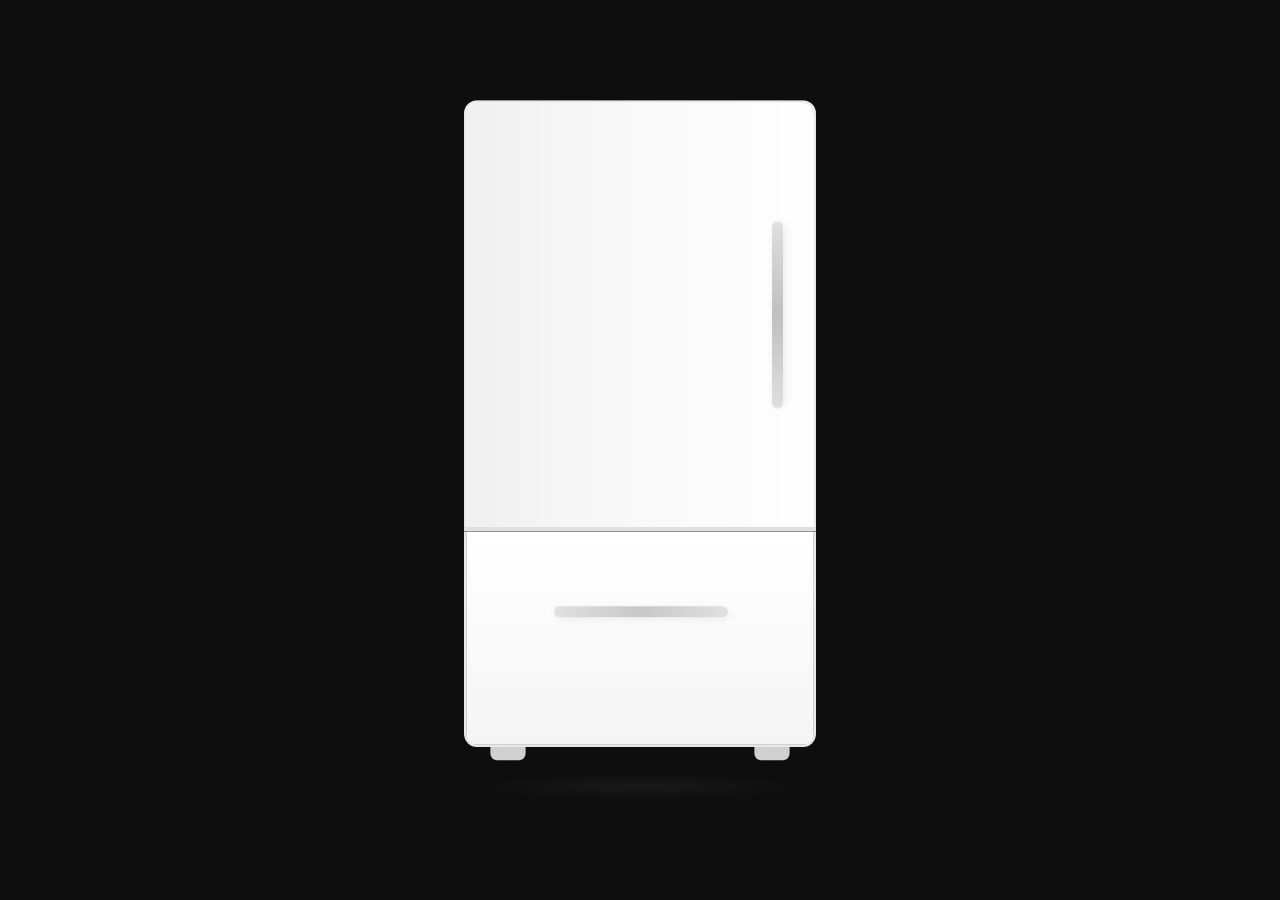
<file: index-new-user.html>
<!DOCTYPE html>
<html lang="en">
<head>
  <meta charset="UTF-8">
  <meta name="viewport" content="width=device-width, initial-scale=1.0, viewport-fit=cover">
  <title>FridgeBrain</title>
  <link rel="preconnect" href="https://fonts.googleapis.com">
  <link rel="preconnect" href="https://fonts.gstatic.com" crossorigin>
  <link href="https://fonts.googleapis.com/css2?family=Inter:wght@400;500;600;700&display=swap" rel="stylesheet">
  <link rel="apple-touch-icon" href="icon-192.svg">
  <link rel="manifest" href="manifest.json">
  <meta name="apple-mobile-web-app-capable" content="yes">
  <meta name="apple-mobile-web-app-status-bar-style" content="black-translucent">
  <meta name="theme-color" content="#00C853">
  <link rel="stylesheet" href="style.css">
  <style>
    /* Tab bar */
    .tab-bar { position: absolute; bottom: 0; left: 0; right: 0; display: flex; background: #FFFFFF; border-top: 1px solid #F0F0F0; padding: 4px 0 calc(4px + env(safe-area-inset-bottom, 0px)); z-index: 80; align-items: flex-end; }
    .tab-item { flex: 1; display: flex; flex-direction: column; align-items: center; gap: 2px; padding: 6px 0; background: none; border: none; cursor: pointer; font-family: 'Inter', sans-serif; transition: color 0.15s; color: #BDBDBD; min-height: 48px; }
    .tab-item.active { color: #00C853; }
    .tab-icon { font-size: 20px; }
    .tab-label { font-size: 10px; font-weight: 600; letter-spacing: 0.02em; }

    /* Center raised + button */
    .tab-item-add { flex: 1; display: flex; flex-direction: column; align-items: center; gap: 2px; background: none; border: none; cursor: pointer; font-family: 'Inter', sans-serif; padding: 0; min-height: 48px; justify-content: flex-end; padding-bottom: 6px; }
    .tab-add-circle { width: 52px; height: 52px; background: #00C853; border-radius: 50%; display: flex; align-items: center; justify-content: center; font-size: 28px; color: #FFFFFF; margin-top: -20px; box-shadow: 0 4px 12px rgba(0, 200, 83, 0.3); transition: transform 0.15s, box-shadow 0.15s; }
    .tab-item-add:hover .tab-add-circle { transform: scale(1.05); box-shadow: 0 6px 16px rgba(0, 200, 83, 0.4); }
    .tab-item-add:active .tab-add-circle { transform: scale(0.95); }
    .tab-add-label { font-size: 10px; font-weight: 600; letter-spacing: 0.02em; color: #00C853; margin-top: 2px; }

    /* Hide old FABs */
    .fab-small, .fab-notify, .fab-bar { display: none !important; }

    /* Notify button in top bar */
    .topbar-notify { height: 34px; display: flex; align-items: center; gap: 5px; background: #F5F5F5; border: 1px solid #E0E0E0; border-radius: 20px; padding: 0 12px 0 8px; font-size: 14px; cursor: pointer; font-family: 'Inter', sans-serif; font-weight: 500; font-size: 13px; color: #1A1A1A; transition: background 0.15s, border-color 0.15s; }
    .topbar-notify:hover { background: #EEEEEE; border-color: #BDBDBD; }
    .topbar-right { display: flex; align-items: center; gap: 20px; }

    .toast { bottom: calc(100px + env(safe-area-inset-bottom, 0px)) !important; }
    .coming-soon-btn { width: 44px; height: 44px; display: flex; align-items: center; justify-content: center; background: none; border: none; font-size: 18px; cursor: pointer; border-radius: 50%; transition: background 0.15s; }
    .coming-soon-btn:hover { background: #F5F5F5; }
    .menu-overlay, .slide-menu { display: none !important; }
    .shopping-view { padding-bottom: 100px !important; }
    .inv-view { padding-bottom: 100px !important; }
  </style>
</head>
<body>

<!-- SPLASH: The Fridge -->
<div class="splash-overlay" id="splashOverlay">
  <div class="sf-scene">
    <div class="sf-zoom" id="sfZoom">
      <div class="sf-fridge" id="sfFridge">
        <div class="sf-top-section">
          <div class="sf-top-interior">
            <div class="sf-logo" id="sfLogo">
              <div class="sf-logo-icon">🧊</div>
              <div class="sf-logo-text">Fridge<span>Brain</span></div>
            </div>
          </div>
          <div class="sf-top-door" id="sfTopDoor">
            <div class="sf-handle-vertical"></div>
          </div>
        </div>
        <div class="sf-divider"></div>
        <div class="sf-bottom-section">
          <div class="sf-handle-horizontal"></div>
        </div>
        <div class="sf-feet"><div class="sf-foot"></div><div class="sf-foot"></div></div>
      </div>
      <div class="sf-shadow"></div>
    </div>
  </div>
</div>
<style>
  .splash-overlay { position: fixed; inset: 0; z-index: 9999; }
  .sf-scene { position: absolute; inset: 0; background: #0E0E0E; display: flex; align-items: center; justify-content: center; overflow: hidden; }
  .sf-zoom { display: flex; flex-direction: column; align-items: center; animation: sfCameraZoom 2.8s linear forwards; }
  @keyframes sfCameraZoom { 0% { transform: scale(0.9); opacity: 0; } 10% { opacity: 1; } 100% { transform: scale(2.2); } }
  .sf-fridge { width: 160px; height: 300px; position: relative; display: flex; flex-direction: column; }
  .sf-top-section { flex: 6; position: relative; overflow: hidden; background: #FAFAFA; border-radius: 6px 6px 0 0; border: 1px solid #E8E8E8; border-bottom: none; }
  .sf-top-interior { position: absolute; inset: 4px; background: #E8E4DC; border-radius: 3px; display: flex; align-items: center; justify-content: center; }
  .sf-top-door { position: absolute; inset: 0; z-index: 3; background: linear-gradient(90deg, #F0F0F0 0%, #F7F7F7 30%, #FFFFFF 100%); border-radius: 6px 6px 0 0; box-shadow: 2px 0 16px rgba(0,0,0,0.08); transform-origin: left center; transform-style: preserve-3d; transition: transform 1.5s cubic-bezier(0.4, 0, 0.2, 1); }
  .sf-top-door::after { content: ''; position: absolute; top: 0; right: 0; width: 10px; height: 100%; background: linear-gradient(90deg, #E0E0E0, #D0D0D0); transform-origin: right center; transform: translateX(100%) rotateY(90deg); }
  .sf-handle-vertical { position: absolute; right: 14px; top: 28%; height: 44%; width: 5px; background: linear-gradient(180deg, #E0E0E0, #C0C0C0, #E0E0E0); border-radius: 3px; box-shadow: 1px 0 4px rgba(0,0,0,0.08); }
  .sf-divider { height: 2px; background: #E0E0E0; position: relative; z-index: 4; }
  .sf-bottom-section { flex: 3; position: relative; background: linear-gradient(180deg, #FFFFFF 0%, #F5F5F5 100%); border-radius: 0 0 6px 6px; border: 1px solid #E8E8E8; border-top: none; display: flex; align-items: center; justify-content: center; }
  .sf-handle-horizontal { width: 50%; height: 5px; background: linear-gradient(90deg, #E0E0E0, #C8C8C8, #E0E0E0); border-radius: 3px; box-shadow: 0 1px 4px rgba(0,0,0,0.06); margin-top: -15%; }
  .sf-feet { display: flex; justify-content: space-between; padding: 0 12px; position: relative; z-index: 4; }
  .sf-foot { width: 16px; height: 6px; background: #D0D0D0; border-radius: 0 0 3px 3px; }
  .sf-shadow { width: 140px; height: 12px; margin-top: 6px; background: radial-gradient(ellipse, rgba(255,255,255,0.05) 0%, transparent 70%); }
  .sf-logo { text-align: center; z-index: 2; opacity: 0; transition: opacity 0.6s ease 0.3s; }
  .sf-logo.show { opacity: 1; filter: drop-shadow(0 0 24px rgba(0, 200, 83, 0.4)) drop-shadow(0 0 60px rgba(0, 200, 83, 0.15)); }
  .sf-logo.show .sf-logo-text { color: #FFFFFF; }
  .sf-logo-icon { font-size: 32px; margin-bottom: 6px; }
  .sf-logo-text { font-family: 'Inter', sans-serif; font-size: 20px; font-weight: 700; color: #1A1A1A; transition: color 0.6s ease; }
  .sf-logo-text span { color: #00C853; }
  .sf-top-door.open { transform: perspective(600px) rotateY(-110deg); }
  .sf-fridge.dissolve .sf-top-door, .sf-fridge.dissolve .sf-divider, .sf-fridge.dissolve .sf-bottom-section, .sf-fridge.dissolve .sf-feet { transition: opacity 0.6s ease; opacity: 0; }
  .sf-fridge.dissolve .sf-top-section { transition: background 0.6s ease, border-color 0.6s ease; background: transparent; border-color: transparent; }
  .sf-fridge.dissolve .sf-top-interior { transition: background 0.6s ease; background: transparent; }
  .splash-overlay.done { animation: sfOut 0.5s ease forwards; }
  @keyframes sfOut { to { opacity: 0; visibility: hidden; } }
</style>
<script>
(function () {
  setTimeout(function () { document.getElementById('sfTopDoor').classList.add('open'); document.getElementById('sfLogo').classList.add('show'); }, 1600);
  setTimeout(function () { document.getElementById('sfFridge').classList.add('dissolve'); document.querySelector('.sf-shadow').style.transition = 'opacity 0.5s'; document.querySelector('.sf-shadow').style.opacity = '0'; }, 2800);
  setTimeout(function () { document.getElementById('splashOverlay').classList.add('done'); setTimeout(function () { document.getElementById('splashOverlay').remove(); }, 500); }, 4200);
})();
</script>

<div class="phone-frame">

  <!-- TOAST -->
  <div class="toast" id="toast">
    <span class="toast-text" id="toastText"></span>
    <button class="toast-action" id="toastAction">Undo</button>
  </div>

  <!-- Store notification banner -->
  <div class="store-notif-banner" id="storeNotifBanner">
    <div class="store-notif-content">
      <div class="store-notif-avatar" id="storeNotifAvatar">SH</div>
      <div class="store-notif-text">
        <div class="store-notif-title" id="storeNotifTitle">Shura is at Whole Foods</div>
        <div class="store-notif-sub">Need anything? Add it to the list now</div>
      </div>
    </div>
    <div class="store-notif-actions">
      <button class="btn btn-primary" id="storeNotifAdd">Add to list</button>
      <button class="store-notif-close" id="storeNotifClose" aria-label="Dismiss notification">✕</button>
    </div>
  </div>

  <!-- MENU OVERLAY -->
  <div class="menu-overlay" id="menuOverlay"></div>

  <!-- SLIDE MENU -->
  <div class="slide-menu" id="slideMenu">
    <div class="menu-user">
      <div class="avatar" role="button" aria-label="Profile">EB</div>
      <div class="menu-user-info">
        <h4>Elliot Boz</h4>
        <p>elliot.j.boz@gmail.com</p>
      </div>
    </div>
    <div class="menu-items">
      <div class="menu-item active" data-screen="shopping"><span class="menu-item-icon">🛒</span> Shopping List</div>
      <div class="menu-item" data-screen="inventory"><span class="menu-item-icon">📦</span> Inventory</div>
      <div class="menu-item" data-screen="recipes"><span class="menu-item-icon">🍳</span> Recipes</div>
      <div class="menu-item" data-screen="activity"><span class="menu-item-icon">📋</span> Activity</div>
      <div class="menu-item" data-screen="comingsoon"><span class="menu-item-icon">🚀</span> Coming Soon</div>
      <div class="menu-item" data-screen="profile"><span class="menu-item-icon">⚙️</span> Profile & Settings</div>
    </div>
    <div class="menu-signout">
      <div class="menu-item" id="menuSignout"><span class="menu-item-icon">🚪</span> Sign Out</div>
    </div>
  </div>

  <!-- ==================== SCREEN: LOGIN ==================== -->
  <div class="screen login-screen active" id="screen-login">
    <div class="login-logo">
      <div class="icon">🧊</div>
      <h1>Fridge<span>Brain</span></h1>
    </div>
    <div class="login-welcome">Your household grocery brain</div>
    <button class="btn-google" id="googleSignIn" aria-label="Sign in with Google">
      <svg width="18" height="18" viewBox="0 0 48 48"><path fill="#FFC107" d="M43.611 20.083H42V20H24v8h11.303c-1.649 4.657-6.08 8-11.303 8-6.627 0-12-5.373-12-12s5.373-12 12-12c3.059 0 5.842 1.154 7.961 3.039l5.657-5.657C34.046 6.053 29.268 4 24 4 12.955 4 4 12.955 4 24s8.955 20 20 20 20-8.955 20-20c0-1.341-.138-2.65-.389-3.917z"/><path fill="#FF3D00" d="M6.306 14.691l6.571 4.819C14.655 15.108 18.961 12 24 12c3.059 0 5.842 1.154 7.961 3.039l5.657-5.657C34.046 6.053 29.268 4 24 4 16.318 4 9.656 8.337 6.306 14.691z"/><path fill="#4CAF50" d="M24 44c5.166 0 9.86-1.977 13.409-5.192l-6.19-5.238A11.91 11.91 0 0124 36c-5.202 0-9.619-3.317-11.283-7.946l-6.522 5.025C9.505 39.556 16.227 44 24 44z"/><path fill="#1976D2" d="M43.611 20.083H42V20H24v8h11.303a12.04 12.04 0 01-4.087 5.571l.003-.002 6.19 5.238C36.971 39.205 44 34 44 24c0-1.341-.138-2.65-.389-3.917z"/></svg>
      Continue with Google
    </button>
    <div class="login-terms">By continuing, you agree to our <a href="terms.html" style="color:#00C853">Terms of Service</a> and <a href="privacy.html" style="color:#00C853">Privacy Policy</a></div>
  </div>

  <!-- ==================== SCREEN: ONBOARDING ==================== -->
  <div class="screen login-screen" id="screen-onboarding">
    <div class="login-logo">
      <div class="icon">🏠</div>
      <h1>Set up your household</h1>
    </div>
    <div class="login-welcome">Join or create a household to get started</div>

    <div class="onboarding-cards">
      <div class="onboarding-card" id="onboardCreate">
        <div class="onboarding-card-icon">✨</div>
        <div class="onboarding-card-title">Create a household</div>
        <div class="onboarding-card-sub">Start fresh and invite your roommates or family</div>
      </div>
      <div class="onboarding-card" id="onboardJoin">
        <div class="onboarding-card-icon">🔗</div>
        <div class="onboarding-card-title">Join a household</div>
        <div class="onboarding-card-sub">Enter an invite code from someone you live with</div>
      </div>
    </div>

    <!-- Create household form -->
    <div id="createHouseholdForm" style="display:none; width:100%;">
      <div class="input-group">
        <label>Household name</label>
        <input type="text" id="newHouseholdName" placeholder="e.g. The Apartment, Family Home">
      </div>
      <button class="btn btn-primary" id="createHouseholdBtn" style="margin-top:8px">Create household</button>
      <button class="btn btn-secondary" id="createHouseholdBack">Back</button>
    </div>

    <!-- Create success -->
    <div id="createHouseholdSuccess" style="display:none; width:100%; text-align:center;">
      <div style="font-size:48px; margin-bottom:16px">🎉</div>
      <h3 style="margin-bottom:8px">Household created!</h3>
      <p style="color:#757575; font-size:14px; margin-bottom:16px">Share this invite code with your household</p>
      <div class="invite-code" id="inviteCodeDisplay">FB</div>
      <button class="btn btn-secondary" id="copyInviteCode" style="margin-top:12px">📋 Copy code</button>
      <button class="btn btn-primary" id="createHouseholdDone" style="margin-top:12px">Get started</button>
    </div>

    <!-- Join household form -->
    <div id="joinHouseholdForm" style="display:none; width:100%;">
      <div class="input-group">
        <label>Invite code</label>
        <input type="text" id="joinInviteCode" placeholder="e.g. FB" style="text-transform:uppercase; text-align:center; font-size:20px; letter-spacing:4px;">
      </div>
      <button class="btn btn-primary" id="joinHouseholdBtn" style="margin-top:8px">Join household</button>
      <button class="btn btn-secondary" id="joinHouseholdBack">Back</button>
    </div>
  </div>


  <!-- ==================== SCREEN: SHOPPING LIST ==================== -->
  <div class="screen" id="screen-shopping">
    <div class="top-bar">
      <button class="coming-soon-btn" aria-label="Coming soon" onclick="showScreen('comingsoon')">🚀</button><div class="top-bar-logo" style="position:absolute;left:50%;transform:translateX(-50%)">Fridge<span>Brain</span></div><div class="topbar-right"><button class="topbar-notify" id="topbarNotifyBtn" aria-label="Notify household">📣 Notify</button><div class="avatar" role="button" aria-label="Profile">EB</div></div>
    </div>

    <!-- Add to Home Screen Banner -->
    <div class="pwa-banner" id="pwaBanner">
      <button class="pwa-expand" id="pwaExpand" aria-label="How to add">ⓘ</button>
      <span class="pwa-text">📱 Add FridgeBrain to your home screen for the best experience</span>
      <button class="pwa-dismiss" id="pwaDismiss" aria-label="Dismiss">✕</button>
      <div class="pwa-instructions" id="pwaInstructions">
        <div class="pwa-step"><strong>iPhone (Safari):</strong></div>
        <div class="pwa-step">1. Tap the <strong>Share</strong> button <span style="font-size:14px">⬆️</span> at the bottom</div>
        <div class="pwa-step">2. Scroll down and tap <strong>Add to Home Screen</strong></div>
        <div class="pwa-step">3. Tap <strong>Add</strong> in the top right</div>
        <div class="pwa-step" style="margin-top:10px"><strong>Android (Chrome):</strong></div>
        <div class="pwa-step">1. Tap the <strong>⋮</strong> menu in the top right</div>
        <div class="pwa-step">2. Tap <strong>Add to Home screen</strong></div>
        <div class="pwa-step">3. Tap <strong>Add</strong> to confirm</div>
      </div>
    </div>

    <!-- Mode Toggle -->
    <div class="mode-toggle">
      <button class="mode-btn active" data-mode="daytoday">📋 Day-to-day</button>
      <button class="mode-btn" data-mode="atstore">🛒 At the store</button>
    </div>

    <!-- Suggestions Info Modal -->
    <div class="modal-overlay" id="suggestionsInfoModal">
      <div class="modal">
        <h3>Suggested Items</h3>
        <p>These suggestions are based on your past purchases and ranked by how likely you are to need them. Add any with one tap.</p>
        <button class="btn btn-secondary" id="suggestionsInfoClose">Got it</button>
      </div>
    </div>

    <!-- DAY-TO-DAY VIEW -->
    <div class="shopping-view" id="daytodayView">
      <div class="list-section-header">My List</div>
      <div class="empty-state-inline" id="emptyMyList" style="display:none">
        <div class="empty-icon">🛒</div>
        <div class="empty-title">Your list is empty</div>
        <div class="empty-hint">Tap the <strong>+</strong> button to add your first item</div>
      </div>
      <div id="myListItems">
        <div class="my-list-card">
          <div class="my-list-accent"></div><div class="drag-handle" aria-label="Drag to reorder">☰</div><div class="my-list-info">
            <div class="my-list-name">Eggs</div>
            <div class="my-list-qty">12 count</div>
            <div class="my-list-note">Free range preferred</div>
          </div>
          <button class="my-list-remove" aria-label="Remove item">×</button>
        </div>
        <div class="my-list-card">
          <div class="my-list-accent"></div><div class="drag-handle" aria-label="Drag to reorder">☰</div><div class="my-list-info">
            <div class="my-list-name">Oat Milk</div>
            <div class="my-list-note">Oatly barista edition</div>
          </div>
          <button class="my-list-remove" aria-label="Remove item">×</button>
        </div>
        <div class="my-list-card">
          <div class="my-list-accent"></div><div class="drag-handle" aria-label="Drag to reorder">☰</div><div class="my-list-info">
            <div class="my-list-name">Avocados</div>
            <div class="my-list-note"></div>
          </div>
          <button class="my-list-remove" aria-label="Remove item">×</button>
        </div>
      </div>

      <div class="list-section-header hh-header">Household items</div>
      <div class="empty-state-inline" id="emptyHHList" style="display:none">Items your household adds will show up here</div>
      <div id="householdListItems">
        <div class="hh-list-card">
          <div class="list-item-check"></div>
          <div class="hh-avatar" style="background:#42A5F5">SH</div>
          <div class="hh-list-info">
            <div class="hh-list-name">Whole Milk</div>
            <div class="hh-list-meta">Shura · 2h ago</div>
          </div>
        </div>
        <div class="hh-list-card">
          <div class="list-item-check"></div>
          <div class="hh-avatar" style="background:#AB47BC">NA</div>
          <div class="hh-list-info">
            <div class="hh-list-name">Sourdough Bread</div>
            <div class="hh-list-meta">Nadia · 4h ago</div>
          </div>
        </div>
        <div class="hh-list-card">
          <div class="list-item-check"></div>
          <div class="hh-avatar" style="background:#42A5F5">SH</div>
          <div class="hh-list-info">
            <div class="hh-list-name">Olive Oil</div>
            <div class="hh-list-meta">Shura · 2d ago</div>
          </div>
        </div>
        <div class="hh-list-card">
          <div class="list-item-check"></div>
          <div class="hh-avatar" style="background:#FF9800">KA</div>
          <div class="hh-list-info">
            <div class="hh-list-name">Greek Yogurt</div>
            <div class="hh-list-meta">Kalman · 1d ago</div>
          </div>
        </div>
      </div>

      <!-- Suggestions -->
      <div class="store-suggestions" id="daytodaySuggestions">
        <div class="store-suggestions-header">
          <span>Suggested for you</span>
          <span class="suggestions-info" id="suggestionsInfoBtn">i</span>
        </div>
        <div id="daytodaySuggestionItems"></div>
      </div>

    </div>

    <!-- DAY-TO-DAY FAMILY VIEW -->
    <div class="shopping-view" id="daytodayFamilyView" style="display:none">
      <div class="list-section-header">Shopping List</div>
      <div class="empty-state-inline" id="emptyFamilyList" style="display:none">Your list is empty — tap + to add</div>
      <div id="familyListItems">
        <div class="my-list-card">
          <div class="my-list-accent" style="background:#00C853"></div><div class="drag-handle" aria-label="Drag to reorder">☰</div><div class="my-list-info">
            <div class="my-list-name">Eggs</div>
            <div class="my-list-qty">12 count</div>
            <div class="my-list-note">Free range preferred</div>
          </div>
          <button class="my-list-remove" aria-label="Remove item">×</button>
        </div>
        <div class="my-list-card">
          <div class="my-list-accent" style="background:#00C853"></div><div class="drag-handle" aria-label="Drag to reorder">☰</div><div class="my-list-info">
            <div class="my-list-name">Whole Milk</div>
            <div class="my-list-note"></div>
          </div>
          <button class="my-list-remove" aria-label="Remove item">×</button>
        </div>
        <div class="my-list-card">
          <div class="my-list-accent" style="background:#00C853"></div><div class="drag-handle" aria-label="Drag to reorder">☰</div><div class="my-list-info">
            <div class="my-list-name">Sourdough Bread</div>
            <div class="my-list-note">From the bakery section</div>
          </div>
          <button class="my-list-remove" aria-label="Remove item">×</button>
        </div>
        <div class="my-list-card">
          <div class="my-list-accent" style="background:#00C853"></div><div class="drag-handle" aria-label="Drag to reorder">☰</div><div class="my-list-info">
            <div class="my-list-name">Olive Oil</div>
            <div class="my-list-note">Extra virgin</div>
          </div>
          <button class="my-list-remove" aria-label="Remove item">×</button>
        </div>
        <div class="my-list-card">
          <div class="my-list-accent" style="background:#00C853"></div><div class="drag-handle" aria-label="Drag to reorder">☰</div><div class="my-list-info">
            <div class="my-list-name">Greek Yogurt</div>
            <div class="my-list-note"></div>
          </div>
          <button class="my-list-remove" aria-label="Remove item">×</button>
        </div>
      </div>

      <!-- Suggestions -->
      <div class="store-suggestions" id="familyDaytodaySuggestions">
        <div class="store-suggestions-header">
          <span>Suggested for you</span>
          <span class="suggestions-info" id="familySuggestionsInfoBtn">i</span>
        </div>
        <div id="familyDaytodaySuggestionItems"></div>
      </div>

    </div>

    <!-- AT THE STORE FAMILY VIEW -->
    <div class="shopping-view" id="atstoreFamilyView" style="display:none">
      <div class="store-scroll-area">
        <div class="store-section-label store-yours">Shopping List</div>
        <div id="storeFamilyItems">
          <div class="store-item store-item-mine">
            <div class="store-check"></div>
            <div class="store-item-name">Eggs</div>
          </div>
          <div class="store-item store-item-mine">
            <div class="store-check"></div>
            <div class="store-item-name">Whole Milk</div>
          </div>
          <div class="store-item store-item-mine">
            <div class="store-check"></div>
            <div class="store-item-name">Sourdough Bread</div>
          </div>
          <div class="store-item store-item-mine">
            <div class="store-check"></div>
            <div class="store-item-name">Olive Oil</div>
          </div>
          <div class="store-item store-item-mine">
            <div class="store-check"></div>
            <div class="store-item-name">Greek Yogurt</div>
          </div>
        </div>
        <div style="padding:16px 20px">
          <button class="btn btn-primary" id="doneShoppingFamily">Done shopping</button>
        </div>
      </div>

    </div>

    <!-- AT THE STORE VIEW -->
    <div class="shopping-view" id="atstoreView" style="display:none">
      <div class="store-scroll-area">
        <div class="store-section-label store-yours">Your items</div>
        <div id="storeMyItems">
          <div class="store-item store-item-mine">
            <div class="store-check"></div>
            <div class="store-item-name">Eggs</div>
          </div>
          <div class="store-item store-item-mine">
            <div class="store-check"></div>
            <div class="store-item-name">Oat Milk</div>
          </div>
        </div>

        <div class="store-section-label">Others' items</div>
        <div id="storeHHItems">
          <div class="store-item">
            <div class="store-check"></div>
            <div class="store-avatar" style="background:#42A5F5">SH</div>
            <div class="store-item-name">Whole Milk</div>
          </div>
          <div class="store-item">
            <div class="store-check"></div>
            <div class="store-avatar" style="background:#AB47BC">NA</div>
            <div class="store-item-name">Sourdough Bread</div>
          </div>
          <div class="store-item">
            <div class="store-check"></div>
            <div class="store-avatar" style="background:#42A5F5">SH</div>
            <div class="store-item-name">Olive Oil</div>
          </div>
          <div class="store-item">
            <div class="store-check"></div>
            <div class="store-avatar" style="background:#FF9800">KA</div>
            <div class="store-item-name">Greek Yogurt</div>
          </div>
        </div>

        <div style="padding:16px 20px">
          <button class="btn btn-primary" id="doneShopping">Done shopping</button>
        </div>
      </div>

    </div>

    <!-- Done Shopping Modal -->
    <div class="modal-overlay" id="doneShoppingModal">
      <div class="modal">
        <h3>All done! 🎉</h3>
        <p>Checked items will be cleared from the list and added to your inventory</p>
        <button class="btn btn-primary" id="doneShoppingClose">Done</button>
      </div>
    </div>

    <!-- Add Item Modal -->
    <div class="modal-overlay" id="addItemModal">
      <div class="modal modal-tall" style="text-align:left">
        <h3 style="text-align:center">Add to List</h3>
        <div class="input-group" style="margin-top:16px">
          <label>Search or type an item</label>
          <input type="text" id="addItemName" placeholder="e.g. Milk, Eggs, Bread..." autocomplete="off">
        </div>
        <div class="autocomplete-results" id="autocompleteResults"></div>
        <div id="selectedItemArea" style="display:none">
          <div class="selected-item-chip" id="selectedChip"></div>
          <div class="input-group" style="margin-top:12px">
            <label>Quantity (optional)</label>
            <input type="text" id="addItemQty" placeholder="e.g. 1 gallon, 2 boxes, 6 count">
          </div>
          <div class="input-group">
            <label>Notes (optional)</label>
            <input type="text" id="addItemNotes" placeholder="e.g. Unsweetened, Califia brand">
          </div>
          <button class="btn btn-primary" id="addItemConfirm" style="margin-top:12px">Add to list</button>
        </div>
        <button class="btn btn-secondary" id="addItemCancel" style="margin-top:8px">Cancel</button>
      </div>
    </div>

    <!-- Item Added Confirmation Modal -->
    <div class="modal-overlay" id="addedConfirmModal">
      <div class="modal">
        <h3>✅ Added!</h3>
        <p id="addedItemText">Item added to your list</p>
        <button class="btn btn-secondary" id="addedDone">Done</button>
      </div>
    </div>

    <!-- Edit Item Modal -->
    <div class="modal-overlay" id="editItemModal">
      <div class="modal" style="text-align:left">
        <h3 style="text-align:center">Edit Item</h3>
        <div class="input-group" style="margin-top:16px">
          <label>Item name</label>
          <input type="text" id="editItemName">
        </div>
        <div class="input-group">
          <label>Notes</label>
          <input type="text" id="editItemNotes" placeholder="Add a note...">
        </div>
        <button class="btn btn-primary" id="editItemSave" style="margin-top:12px">Save</button>
        <button class="btn btn-danger" id="editItemDelete" style="margin-top:8px">Remove from list</button>
        <button class="btn btn-secondary" id="editItemCancel" style="margin-top:8px">Cancel</button>
      </div>
    </div>

    <!-- Duplicate Item Modal -->
    <div class="modal-overlay" id="duplicateModal">
      <div class="modal">
        <h3>⚠️ Duplicate item</h3>
        <p id="duplicateText">This item is already on the list</p>
        <button class="btn btn-primary" id="duplicateConfirm">Add anyway</button>
        <button class="btn btn-secondary" id="duplicateCancel">Cancel</button>
      </div>
    </div>

    <!-- Notify Modal -->
    <div class="modal-overlay" id="notifyModal">
      <div class="modal">
        <h3>Heading to the store soon</h3>
        <p>Let everyone know what they need</p>
        <select class="modal-select" id="notifyStore">
          <option>📍 Whole Foods</option>
          <option>📍 Trader Joe's</option>
          <option>📍 Target</option>
          <option value="other">+ New store...</option>
        </select>
        <div class="input-group" id="notifyNewStoreWrap" style="display:none;margin-top:8px">
          <input type="text" id="notifyNewStoreName" placeholder="Type store name...">
        </div>
        <button class="btn btn-primary" id="notifyConfirm" style="margin-top:16px">Send notification</button>
        <button class="btn btn-secondary" id="notifyCancel">Cancel</button>
      </div>
    </div>

    <div class="fab-bar"></div>
    <button class="fab-notify" id="notifyFab">📣</button>
    <button class="fab-small" id="addToMyListFab">+</button>
  </div>

  <!-- ==================== SCREEN: INVENTORY ==================== -->
  <div class="screen" id="screen-inventory">
    <div class="top-bar">
      <button class="coming-soon-btn" aria-label="Coming soon" onclick="showScreen('comingsoon')">🚀</button>
      <div class="top-bar-logo">Fridge<span>Brain</span></div>
      <div class="avatar" role="button" aria-label="Profile">EB</div>
    </div>

    <div class="section-header">Inventory</div>

    <div class="mode-toggle" id="invModeToggle">
      <button class="mode-btn active" data-inv="mine">Mine</button>
      <button class="mode-btn" data-inv="household">Household</button>
    </div>

    <div class="inv-search"><input type="text" id="invSearchInput" placeholder="Search inventory..." autocomplete="off"></div>

    <!-- MINE VIEW -->
    <div class="inv-view" id="invMineView">
      <div class="empty-state-inline" id="emptyInvMine" style="display:none">Items you buy will show up here after you finish shopping</div>
      <div class="inventory-grid">
        <div class="inventory-card" data-inv-item="butter"><div class="inventory-card-name">Butter</div><div class="inventory-card-qty">1 lb</div><span class="status-badge status-green">Plenty</span></div>
        <div class="inventory-card" data-inv-item="cheese"><div class="inventory-card-name">Cheddar Cheese</div><div class="inventory-card-qty">8 oz</div><span class="status-badge status-yellow">Running Low</span></div>
        <div class="inventory-card" data-inv-item="yogurt"><div class="inventory-card-name">Greek Yogurt</div><div class="inventory-card-qty">1 container</div><span class="status-badge status-red">Almost Out</span></div>
        <div class="inventory-card" data-inv-item="pasta"><div class="inventory-card-name">Pasta</div><div class="inventory-card-qty">2 boxes</div><span class="status-badge status-green">Plenty</span></div>
        <div class="inventory-card" data-inv-item="eggs-mine"><div class="inventory-card-name">Eggs</div><div class="inventory-card-qty">12 count</div><span class="status-badge status-yellow">Running Low</span></div>
        <div class="inventory-card" data-inv-item="oliveoil"><div class="inventory-card-name">Olive Oil</div><div class="inventory-card-qty">1 bottle</div><span class="status-badge status-green">Plenty</span></div>
        <div class="inventory-card" data-inv-item="chicken"><div class="inventory-card-name">Chicken Breast</div><div class="inventory-card-qty">1 lb</div><span class="status-badge status-green">Plenty</span></div>
        <div class="inventory-card" data-inv-item="spinach"><div class="inventory-card-name">Spinach</div><div class="inventory-card-qty">1 bag</div><span class="status-badge status-yellow">Running Low</span></div>
        <div class="inventory-card" data-inv-item="bread-mine"><div class="inventory-card-name">Sourdough Bread</div><div class="inventory-card-qty">1 loaf</div><span class="status-badge status-green">Plenty</span></div>
        <div class="inventory-card" data-inv-item="salt-mine"><div class="inventory-card-name">Salt</div><div class="inventory-card-qty">1 container</div><span class="status-badge status-green">Plenty</span></div>
        <div class="inventory-card" data-inv-item="rice-mine"><div class="inventory-card-name">Rice</div><div class="inventory-card-qty">5 lb bag</div><span class="status-badge status-green">Plenty</span></div>
        <div class="inventory-card" data-inv-item="bananas-mine"><div class="inventory-card-name">Bananas</div><div class="inventory-card-qty">4 count</div><span class="status-badge status-yellow">Running Low</span></div>
        <div class="inventory-card" data-inv-item="garlic-mine"><div class="inventory-card-name">Garlic</div><div class="inventory-card-qty">1 head</div><span class="status-badge status-green">Plenty</span></div>
        <div class="inventory-card" data-inv-item="onions-mine"><div class="inventory-card-name">Onions</div><div class="inventory-card-qty">3 count</div><span class="status-badge status-green">Plenty</span></div>
      </div>
    </div>

    <!-- HOUSEHOLD VIEW -->
    <div class="inv-view" id="invHouseholdView" style="display:none">
      <div class="empty-state-inline" id="emptyInvHH" style="display:none">Items you buy will show up here after you finish shopping</div>
      <div class="inv-person-group">
        <div class="inv-person-header" style="border-left-color:#42A5F5"><div class="hh-avatar" style="background:#42A5F5">SH</div><span>Shura's Items</span></div>
        <div class="inventory-grid">
          <div class="inventory-card" data-inv-item="apples-j" data-readonly="true"><div class="inventory-card-name">Apples</div><div class="inventory-card-qty">6 count</div><span class="status-badge status-green">Plenty</span></div>
          <div class="inventory-card" data-inv-item="bananas-j" data-readonly="true"><div class="inventory-card-name">Bananas</div><div class="inventory-card-qty">4 count</div><span class="status-badge status-yellow">Running Low</span></div>
          <div class="inventory-card" data-inv-item="coffee-j" data-readonly="true"><div class="inventory-card-name">Coffee</div><div class="inventory-card-qty">1 bag</div><span class="status-badge status-green">Plenty</span></div>
          <div class="inventory-card" data-inv-item="milk-j" data-readonly="true"><div class="inventory-card-name">Whole Milk</div><div class="inventory-card-qty">1 gallon</div><span class="status-badge status-yellow">Running Low</span></div>
        </div>
      </div>
      <div class="inv-person-group">
        <div class="inv-person-header" style="border-left-color:#AB47BC"><div class="hh-avatar" style="background:#AB47BC">NA</div><span>Nadia's Items</span></div>
        <div class="inventory-grid">
          <div class="inventory-card" data-inv-item="rice-s" data-readonly="true"><div class="inventory-card-name">Rice</div><div class="inventory-card-qty">5 lb bag</div><span class="status-badge status-green">Plenty</span></div>
          <div class="inventory-card" data-inv-item="sauce-s" data-readonly="true"><div class="inventory-card-name">Tomato Sauce</div><div class="inventory-card-qty">1 jar</div><span class="status-badge status-red">Almost Out</span></div>
          <div class="inventory-card" data-inv-item="hummus-s" data-readonly="true"><div class="inventory-card-name">Hummus</div><div class="inventory-card-qty">1 tub</div><span class="status-badge status-green">Plenty</span></div>
          <div class="inventory-card" data-inv-item="broth-s" data-readonly="true"><div class="inventory-card-name">Chicken Broth</div><div class="inventory-card-qty">2 cartons</div><span class="status-badge status-green">Plenty</span></div>
        </div>
      </div>
      <div class="inv-person-group">
        <div class="inv-person-header" style="border-left-color:#FF9800"><div class="hh-avatar" style="background:#FF9800">KA</div><span>Kalman's Items</span></div>
        <div class="inventory-grid">
          <div class="inventory-card" data-inv-item="oranges-k" data-readonly="true"><div class="inventory-card-name">Oranges</div><div class="inventory-card-qty">6 count</div><span class="status-badge status-green">Plenty</span></div>
          <div class="inventory-card" data-inv-item="peanutbutter-k" data-readonly="true"><div class="inventory-card-name">Peanut Butter</div><div class="inventory-card-qty">1 jar</div><span class="status-badge status-yellow">Running Low</span></div>
        </div>
      </div>
    </div>

    <!-- FAMILY INVENTORY VIEW -->
    <div class="inv-view" id="invFamilyView" style="display:none">
      <div class="empty-state-inline" id="emptyInvFamily" style="display:none">Items you buy will show up here after you finish shopping</div>
      <div class="inventory-grid">
        <div class="inventory-card" data-inv-item="butter"><div class="inventory-card-name">Butter</div><div class="inventory-card-qty">1 lb</div><span class="status-badge status-green">Plenty</span></div>
        <div class="inventory-card" data-inv-item="cheese"><div class="inventory-card-name">Cheddar Cheese</div><div class="inventory-card-qty">8 oz</div><span class="status-badge status-yellow">Running Low</span></div>
        <div class="inventory-card" data-inv-item="yogurt"><div class="inventory-card-name">Greek Yogurt</div><div class="inventory-card-qty">1 container</div><span class="status-badge status-red">Almost Out</span></div>
        <div class="inventory-card" data-inv-item="pasta"><div class="inventory-card-name">Pasta</div><div class="inventory-card-qty">2 boxes</div><span class="status-badge status-green">Plenty</span></div>
        <div class="inventory-card" data-inv-item="eggs-mine"><div class="inventory-card-name">Eggs</div><div class="inventory-card-qty">12 count</div><span class="status-badge status-yellow">Running Low</span></div>
        <div class="inventory-card" data-inv-item="oliveoil"><div class="inventory-card-name">Olive Oil</div><div class="inventory-card-qty">1 bottle</div><span class="status-badge status-green">Plenty</span></div>
        <div class="inventory-card" data-inv-item="chicken"><div class="inventory-card-name">Chicken Breast</div><div class="inventory-card-qty">1 lb</div><span class="status-badge status-green">Plenty</span></div>
        <div class="inventory-card" data-inv-item="spinach"><div class="inventory-card-name">Spinach</div><div class="inventory-card-qty">1 bag</div><span class="status-badge status-yellow">Running Low</span></div>
        <div class="inventory-card" data-inv-item="apples-j"><div class="inventory-card-name">Apples</div><div class="inventory-card-qty">6 count</div><span class="status-badge status-green">Plenty</span></div>
        <div class="inventory-card" data-inv-item="rice-s"><div class="inventory-card-name">Rice</div><div class="inventory-card-qty">5 lb bag</div><span class="status-badge status-green">Plenty</span></div>
        <div class="inventory-card" data-inv-item="sauce-s"><div class="inventory-card-name">Tomato Sauce</div><div class="inventory-card-qty">1 jar</div><span class="status-badge status-red">Almost Out</span></div>
        <div class="inventory-card" data-inv-item="coffee-j"><div class="inventory-card-name">Coffee</div><div class="inventory-card-qty">1 bag</div><span class="status-badge status-green">Plenty</span></div>
      </div>
    </div>

    <!-- Inventory Detail Modal -->
    <div class="modal-overlay" id="invDetailModal">
      <div class="modal" style="text-align:left">
        <h3 id="invDetailName"></h3>
        <div id="invDetailQty" style="font-size:14px;color:#757575;margin:4px 0 8px"></div>
        <div id="invDetailStatus"></div>
        <div id="invDetailActions" style="margin-top:16px">
          <button class="btn btn-primary" id="invRunningLow">Running low — add to my list</button>
          <button class="btn btn-secondary" id="invEdit">Edit</button>
          <button class="btn btn-danger" id="invDelete">Delete</button>
        </div>
        <div id="invDetailReadonly" style="display:none;margin-top:16px">
          <p style="font-size:14px;color:#757575;text-align:center">This item belongs to another household member</p>
        </div>
        <button class="btn btn-secondary" id="invDetailClose" style="margin-top:8px">Close</button>
      </div>
    </div>

    <!-- Add to Inventory Modal -->
    <div class="modal-overlay" id="addInvModal">
      <div class="modal modal-tall" style="text-align:left">
        <h3 style="text-align:center">Add to Inventory</h3>
        <div class="input-group" style="margin-top:16px">
          <label>Search or type an item</label>
          <input type="text" id="addInvSearch" placeholder="e.g. Milk, Eggs, Bread..." autocomplete="off">
        </div>
        <div class="autocomplete-results" id="invAutocomplete"></div>
        <div id="invSelectedArea" style="display:none">
          <div class="selected-item-chip" id="invSelectedChip"></div>
          <div class="input-group" style="margin-top:12px">
            <label>Quantity</label>
            <input type="text" id="addInvQty" placeholder="e.g. 1 lb, 2 boxes">
          </div>
          <div style="margin-top:12px">
            <label style="font-size:13px;font-weight:500;color:#757575">Status</label>
            <div class="status-select">
              <button class="status-opt active" data-status="plenty">Plenty</button>
              <button class="status-opt" data-status="low">Running Low</button>
              <button class="status-opt" data-status="out">Almost Out</button>
            </div>
          </div>
          <button class="btn btn-primary" id="addInvConfirm" style="margin-top:16px">Add to inventory</button>
        </div>
        <button class="btn btn-secondary" id="addInvCancel" style="margin-top:8px">Cancel</button>
      </div>
    </div>

    <div class="fab-bar"></div>
    <button class="fab-small" id="addInventoryBtn">+</button>
  </div>

  <!-- ==================== SCREEN: RECIPES ==================== -->
  <div class="screen" id="screen-recipes">
    <div class="top-bar">
      <button class="coming-soon-btn" aria-label="Coming soon" onclick="showScreen('comingsoon')">🚀</button>
      <div class="top-bar-logo">Fridge<span>Brain</span></div>
      <div class="avatar" role="button" aria-label="Profile">EB</div>
    </div>

    <div class="section-header">Recipes</div>
    <p style="padding:0 20px 12px;font-size:13px;color:#757575">Based on what's in your inventory</p>

    <div class="filter-tabs" id="recipeFilters">
      <button class="filter-tab active" data-rcat="all">All</button>
      <button class="filter-tab" data-rcat="breakfast">🍳 Breakfast</button>
      <button class="filter-tab" data-rcat="lunch">🥗 Lunch</button>
      <button class="filter-tab" data-rcat="dinner">🍽️ Dinner</button>
      <button class="filter-tab" data-rcat="snacks">🍿 Snacks</button>
    </div>

    <div id="recipeList" class="recipe-list">
      <div class="empty-state-inline" id="emptyRecipes" style="display:none">Add items to your inventory to get recipe suggestions</div>
    </div>

    <!-- Recipe Detail Modal -->
    <div class="modal-overlay" id="recipeDetailModal">
      <div class="modal modal-tall" style="text-align:left">
        <div id="recipeDetailContent"></div>
        <button class="btn btn-primary" id="recipeAddMissing" style="margin-top:16px">Add missing items to list</button>
        <button class="btn btn-secondary" id="recipeDetailClose" style="margin-top:8px">Close</button>
      </div>
    </div>
  </div>

  <!-- ==================== SCREEN: COMING SOON ==================== -->
  <div class="screen" id="screen-comingsoon">
    <div class="top-bar">
      <button class="coming-soon-btn" aria-label="Coming soon" onclick="showScreen('comingsoon')">🚀</button>
      <div class="top-bar-logo">Fridge<span>Brain</span></div>
      <div class="avatar" role="button" aria-label="Profile">EB</div>
    </div>

    <div class="section-header">Coming Soon</div>
    <p style="padding:0 20px 20px;font-size:14px;color:#757575;line-height:1.5">We're building these features next. Vote on what matters most to you!</p>

    <div class="coming-soon-list">
      <div class="cs-card">
        <div class="cs-icon">📷</div>
        <div class="cs-info">
          <div class="cs-title">Receipt Scanning</div>
          <div class="cs-desc">Snap a photo of your receipt to auto-add items to inventory and track spending</div>
        </div>
        <button class="cs-vote" data-voted="false">👍</button>
      </div>

      <div class="cs-card">
        <div class="cs-icon">💰</div>
        <div class="cs-info">
          <div class="cs-title">Cost Splitting</div>
          <div class="cs-desc">Split grocery costs between household members and see who owes what</div>
        </div>
        <button class="cs-vote" data-voted="false">👍</button>
      </div>

      <div class="cs-card">
        <div class="cs-icon">💸</div>
        <div class="cs-info">
          <div class="cs-title">Venmo / Splitwise Integration</div>
          <div class="cs-desc">Settle up directly through Venmo or Splitwise without leaving the app</div>
        </div>
        <button class="cs-vote" data-voted="false">👍</button>
      </div>

      <div class="cs-card">
        <div class="cs-icon">🔔</div>
        <div class="cs-info">
          <div class="cs-title">Push Notifications</div>
          <div class="cs-desc">Get notified when someone's at the store, adds items, or when you're running low</div>
        </div>
        <button class="cs-vote" data-voted="false">👍</button>
      </div>

      <div class="cs-card">
        <div class="cs-icon">📊</div>
        <div class="cs-info">
          <div class="cs-title">Spending Analytics</div>
          <div class="cs-desc">See monthly spending trends, most-purchased items, and budget tracking</div>
        </div>
        <button class="cs-vote" data-voted="false">👍</button>
      </div>

      <div class="cs-card">
        <div class="cs-icon">🏪</div>
        <div class="cs-info">
          <div class="cs-title">Store Price Comparison</div>
          <div class="cs-desc">Compare prices across stores to find the best deals on your list</div>
        </div>
        <button class="cs-vote" data-voted="false">👍</button>
      </div>
    </div>

    <div style="padding:20px">
      <div class="cs-feedback-header">Have an idea?</div>
      <div class="input-group" style="margin-top:8px">
        <input type="text" id="csFeedbackInput" placeholder="Tell us what feature you'd love to see...">
      </div>
      <button class="btn btn-primary" id="csFeedbackSubmit">Submit feedback</button>
    </div>

    <div style="height:40px"></div>
  </div>

  <!-- ==================== SCREEN: ACTIVITY ==================== -->
  <div class="screen" id="screen-activity">
    <div class="top-bar">
      <button class="coming-soon-btn" aria-label="Coming soon" onclick="showScreen('comingsoon')">🚀</button>
      <div class="top-bar-logo">Fridge<span>Brain</span></div>
      <div class="avatar" role="button" aria-label="Profile">EB</div>
    </div>
    <div class="section-header">Activity</div>
    <div class="activity-filters">
      <button class="filter-tab active">All</button>
      <button class="filter-tab">Elliot</button>
      <button class="filter-tab">Shura</button>
      <button class="filter-tab">Nadia</button>
      <button class="filter-tab">Kalman</button>
    </div>
    <div class="activity-list">
      <div class="empty-state-inline" id="emptyActivity" style="display:none">No activity yet — it'll show up as your household starts using FridgeBrain</div>
      <div class="activity-item" data-person="Shura"><div class="activity-avatar" style="background:#42A5F5">SH</div><div class="activity-content"><div class="activity-text"><strong>Shura</strong> bought groceries at Whole Foods</div><div class="activity-time">2h ago</div></div></div>
      <div class="activity-item" data-person="Nadia"><div class="activity-avatar" style="background:#AB47BC">NA</div><div class="activity-content"><div class="activity-text"><strong>Nadia</strong> added Oat Milk to the list</div><div class="activity-time">4h ago</div></div></div>
      <div class="activity-item" data-person="Kalman"><div class="activity-avatar" style="background:#FF9800">KA</div><div class="activity-content"><div class="activity-text"><strong>Kalman</strong> added Greek Yogurt to the list</div><div class="activity-time">5h ago</div></div></div>
      <div class="activity-item" data-person="Elliot"><div class="activity-avatar" style="background:#00C853">EB</div><div class="activity-content"><div class="activity-text"><strong>Elliot</strong> marked Eggs as running low</div><div class="activity-time">6h ago</div></div></div>
      <div class="activity-item" data-person="Shura"><div class="activity-avatar" style="background:#42A5F5">SH</div><div class="activity-content"><div class="activity-text"><strong>Shura</strong> is at Trader Joe's — need anything?</div><div class="activity-time">Yesterday</div></div></div>
      <div class="activity-item" data-person="Kalman"><div class="activity-avatar" style="background:#FF9800">KA</div><div class="activity-content"><div class="activity-text"><strong>Kalman</strong> bought groceries at Target</div><div class="activity-time">Yesterday</div></div></div>
      <div class="activity-item" data-person="Nadia"><div class="activity-avatar" style="background:#AB47BC">NA</div><div class="activity-content"><div class="activity-text"><strong>Nadia</strong> settled $28.50 with the household</div><div class="activity-time">2d ago</div></div></div>
      <div class="activity-item" data-person="Elliot"><div class="activity-avatar" style="background:#00C853">EB</div><div class="activity-content"><div class="activity-text"><strong>Elliot</strong> scanned a receipt from Trader Joe's</div><div class="activity-time">3d ago</div></div></div>
      <div class="activity-item" data-person="Shura"><div class="activity-avatar" style="background:#42A5F5">SH</div><div class="activity-content"><div class="activity-text"><strong>Shura</strong> added Olive Oil to the list</div><div class="activity-time">3d ago</div></div></div>
      <div class="activity-item" data-person="Kalman"><div class="activity-avatar" style="background:#FF9800">KA</div><div class="activity-content"><div class="activity-text"><strong>Kalman</strong> marked Peanut Butter as running low</div><div class="activity-time">3d ago</div></div></div>
      <div class="activity-item" data-person="Nadia"><div class="activity-avatar" style="background:#AB47BC">NA</div><div class="activity-content"><div class="activity-text"><strong>Nadia</strong> marked Tomato Sauce as almost out</div><div class="activity-time">4d ago</div></div></div>
    </div>
  </div>

  <!-- ==================== SCREEN: PROFILE ==================== -->
  <div class="screen" id="screen-profile">
    <div class="top-bar">
      <button class="coming-soon-btn" aria-label="Coming soon" onclick="showScreen('comingsoon')">🚀</button>
      <div class="top-bar-logo">Fridge<span>Brain</span></div>
      <div class="avatar" role="button" aria-label="Profile">EB</div>
    </div>
    <div class="profile-content">
      <div class="profile-header">
        <div class="profile-avatar">EB</div>
        <div class="profile-name">Elliot Boz</div>
        <div class="profile-email">elliot.j.boz@gmail.com</div>
      </div>

      <div class="profile-section">
        <div class="profile-section-title">Your Household</div>
        <div class="profile-card">
          <div>
            <div class="profile-card-name">🏠 The Apartment</div>
            <div class="profile-card-meta">4 members</div>
          </div>
        </div>

        <div class="member-list">
          <div class="member-row">
            <div class="hh-avatar" style="background:#00C853">EB</div>
            <div class="member-info">
              <span class="member-name">Elliot Boz</span>
              <span class="member-badge admin-badge">Admin</span>
            </div>
          </div>
          <div class="member-row">
            <div class="hh-avatar" style="background:#42A5F5">SH</div>
            <div class="member-info"><span class="member-name">Shura</span></div>
            <button class="member-remove" aria-label="Remove member" data-member="Shura">✕</button>
          </div>
          <div class="member-row">
            <div class="hh-avatar" style="background:#AB47BC">NA</div>
            <div class="member-info"><span class="member-name">Nadia</span></div>
            <button class="member-remove" aria-label="Remove member" data-member="Nadia">✕</button>
          </div>
          <div class="member-row">
            <div class="hh-avatar" style="background:#FF9800">KA</div>
            <div class="member-info"><span class="member-name">Kalman</span></div>
            <button class="member-remove" aria-label="Remove member" data-member="Kalman">✕</button>
          </div>

      <!-- Remove Member Confirmation -->
      <div class="modal-overlay" id="removeMemberModal">
        <div class="modal">
          <h3>Remove member?</h3>
          <p id="removeMemberText"></p>
          <button class="btn btn-danger" id="removeMemberConfirm">Yes, remove</button>
          <button class="btn btn-secondary" id="removeMemberCancel">Cancel</button>
        </div>
      </div>
        </div>

        <div class="invite-section">
          <div class="profile-section-title" style="margin-top:16px">Invite Code</div>
          <div class="invite-code-row">
            <div class="invite-code">FB</div>
            <button class="btn-copy" id="profileCopyCode">📋 Copy</button>
          </div>
          <button class="btn btn-secondary" id="regenInviteCode" style="margin-top:8px">Regenerate code</button>
        </div>
      </div>

      <div class="profile-section">
        <div class="profile-section-title">Household Mode</div>
        <div class="toggle-row">
          <div>
            <span class="toggle-label">Family mode</span>
            <div class="info-tooltip" id="familyModeInfo">ⓘ</div>
          </div>
          <div class="toggle-switch" id="familyModeToggle"></div>
        </div>
        <div class="family-mode-desc" id="familyModeDesc">When enabled, the shopping list is shared — no separation between individual members' items. Best for families where groceries are communal.</div>
      </div>

      <div class="profile-section">
        <div class="profile-section-title">Notifications</div>
        <div class="toggle-row"><span class="toggle-label">Store trip alerts</span><div class="toggle-switch on"></div></div>
      </div>

      <div class="profile-section">
        <div class="profile-section-title">Linked Stores</div>
        <div id="linkedStoresList">
          <span class="store-tag">📍 Whole Foods</span>
          <span class="store-tag">📍 Trader Joe's</span>
          <span class="store-tag">📍 Target</span>
        </div>
        <div class="profile-buttons">
          <button class="btn btn-secondary" id="addStoreBtn">Add a store</button>
        </div>
      </div>

      <div class="modal-overlay" id="addStoreModal">
        <div class="modal" style="text-align:left">
          <h3 style="text-align:center">Add a store</h3>
          <div class="input-group" style="margin-top:16px">
            <label>Store name</label>
            <input type="text" id="newStoreName" placeholder="e.g. Costco, Aldi, Safeway">
          </div>
          <button class="btn btn-primary" id="addStoreConfirm" style="margin-top:12px">Add store</button>
          <button class="btn btn-secondary" id="addStoreCancel">Cancel</button>
        </div>
      </div>

      <button class="btn btn-danger" id="leaveHouseholdBtn" style="margin-top:8px">Leave household</button>

      <!-- Leave Household Confirmation -->
      <div class="modal-overlay" id="leaveHouseholdModal">
        <div class="modal">
          <h3>Leave household?</h3>
          <p>You'll lose access to the shared shopping list, inventory, and activity. You can rejoin with an invite code.</p>
          <button class="btn btn-danger" id="leaveHouseholdConfirm">Yes, leave</button>
          <button class="btn btn-secondary" id="leaveHouseholdCancel">Cancel</button>
        </div>
      </div>
      <div class="profile-section"><div class="profile-section-title">Legal</div><div style="display:flex;gap:16px"><a href="privacy.html" style="font-size:14px;color:#757575">Privacy Policy</a><a href="terms.html" style="font-size:14px;color:#757575">Terms of Service</a></div></div>

      <!-- Delete Account Confirmation -->
      <div class="modal-overlay" id="deleteAccountModal">
        <div class="modal">
          <h3>Delete your account?</h3>
          <p>All your data will be permanently deleted within 30 days. This cannot be undone.</p>
          <button class="btn btn-danger" id="deleteAccountConfirm">Yes, delete my account</button>
          <button class="btn btn-secondary" id="deleteAccountCancel">Cancel</button>
        </div>
      </div>

      <button class="btn btn-danger" id="deleteAccountBtn" style="margin-top:16px">Delete account</button><button class="btn btn-danger" id="profileSignout" style="margin-top:8px;background:#fff;color:#FF3B30;border:1px solid #FF3B30">Sign Out</button>
    </div>
  </div>

  <!-- BOTTOM TAB BAR -->
  <div class="tab-bar" id="tabBar">
    <button class="tab-item active" data-tab="shopping" aria-label="Shopping list">
      <span class="tab-icon">🛒</span>
      <span class="tab-label">Shopping</span>
    </button>
    <button class="tab-item" data-tab="inventory" aria-label="Inventory">
      <span class="tab-icon">📦</span>
      <span class="tab-label">Inventory</span>
    </button>
    <button class="tab-item-add" id="tabAddBtn" aria-label="Add item">
      <div class="tab-add-circle">+</div>
      <span class="tab-add-label">Add</span>
    </button>
    <button class="tab-item" data-tab="recipes" aria-label="Recipes">
      <span class="tab-icon">🍳</span>
      <span class="tab-label">Recipes</span>
    </button>
    <button class="tab-item" data-tab="profile" aria-label="Profile">
      <span class="tab-icon">👤</span>
      <span class="tab-label">Profile</span>
    </button>
  </div>

</div>

<script src="groceryDB.js"></script>
<script src="app.js"></script>
<script>
  // ===== NEW USER MODE =====
  // Empties all lists and shows empty states
  (function () {
    // Clear shopping lists
    document.getElementById('myListItems').innerHTML = '';
    document.getElementById('householdListItems').innerHTML = '';
    document.getElementById('familyListItems').innerHTML = '';
    document.getElementById('storeMyItems').innerHTML = '';
    document.getElementById('storeHHItems').innerHTML = '';
    document.getElementById('storeFamilyItems').innerHTML = '';

    // Show empty states
    document.getElementById('emptyMyList').style.display = '';
    document.getElementById('emptyHHList').style.display = '';
    document.getElementById('emptyFamilyList').style.display = '';

    // Clear inventory
    document.querySelectorAll('#invMineView .inventory-grid').forEach(function (g) { g.innerHTML = ''; });
    document.querySelectorAll('#invHouseholdView .inv-person-group').forEach(function (g) { g.remove(); });
    document.querySelectorAll('#invFamilyView .inventory-grid').forEach(function (g) { g.innerHTML = ''; });
    document.getElementById('emptyInvMine').style.display = '';
    document.getElementById('emptyInvHH').style.display = '';
    document.getElementById('emptyInvFamily').style.display = '';

    // Clear invData
    for (var k in invData) delete invData[k];

    // Clear activity
    document.querySelectorAll('.activity-list .activity-item').forEach(function (a) { a.remove(); });
    document.getElementById('emptyActivity').style.display = '';

    // Clear member list (just show current user)
    document.querySelectorAll('.member-row').forEach(function (row, idx) {
      if (idx > 0) row.style.display = 'none'; // Keep only first (admin)
    });
    document.querySelector('.profile-card .profile-card-meta').textContent = '1 member';

    // Clear suggestions
    document.getElementById('daytodaySuggestionItems').innerHTML = '';
    document.getElementById('familyDaytodaySuggestionItems').innerHTML = '';

    // Override suggestions with empty state
    var suggestionsSection = document.getElementById('daytodaySuggestions');
    if (suggestionsSection) {
      suggestionsSection.innerHTML = '<div class="empty-state-inline"><div class="empty-icon">💡</div><div class="empty-title">No suggestions yet</div><div class="empty-hint">We\'ll learn your habits as you shop</div></div>';
    }
    var familySuggestionsSection = document.getElementById('familyDaytodaySuggestions');
    if (familySuggestionsSection) {
      familySuggestionsSection.innerHTML = '<div class="empty-state-inline"><div class="empty-icon">💡</div><div class="empty-title">No suggestions yet</div><div class="empty-hint">We\'ll learn your habits as you shop</div></div>';
    }

    // Recipes — will show empty state since invData is empty
    setTimeout(function () {
      var list = document.getElementById('recipeList');
      if (list) {
        list.innerHTML = '<div class="empty-state-inline"><div class="empty-icon">🍳</div><div class="empty-title">No recipes yet</div><div class="empty-hint">Add items to your inventory to get recipe suggestions</div></div>';
      }
    }, 100);

    // Skip login and onboarding, go straight to empty shopping list
    isNewUser = false;
    showScreen('shopping');
    updateEmptyStates();

    // ===== BOTTOM TAB BAR =====
    var tabBar = document.getElementById('tabBar');
    var tabItems = document.querySelectorAll('.tab-item');

    // Hide tab bar on login/onboarding screens
    function updateTabBarVisibility(screenId) {
      if (screenId === 'login' || screenId === 'onboarding') {
        tabBar.style.display = 'none';
      } else {
        tabBar.style.display = '';
      }
    }

    // Tab click handlers
    tabItems.forEach(function (tab) {
      tab.addEventListener('click', function () {
        tabItems.forEach(function (t) { t.classList.remove('active'); });
        tab.classList.add('active');
        showScreen(tab.getAttribute('data-tab'));
      });
    });

    // Override showScreen to sync tab bar state
    var _origShowScreen = showScreen;
    showScreen = function (id) {
      _origShowScreen(id);
      updateTabBarVisibility(id);
      tabItems.forEach(function (t) {
        t.classList.toggle('active', t.getAttribute('data-tab') === id);
      });
    };

    // Center + button opens add item modal
    document.getElementById('tabAddBtn').addEventListener('click', function () {
      addItemModal.classList.add('open');
    });

    // Top bar notify button opens notify modal
    document.getElementById('topbarNotifyBtn').addEventListener('click', function () {
      notifyModal.classList.add('open');
    });

  })();
</script>
</body>
</html>
</file>
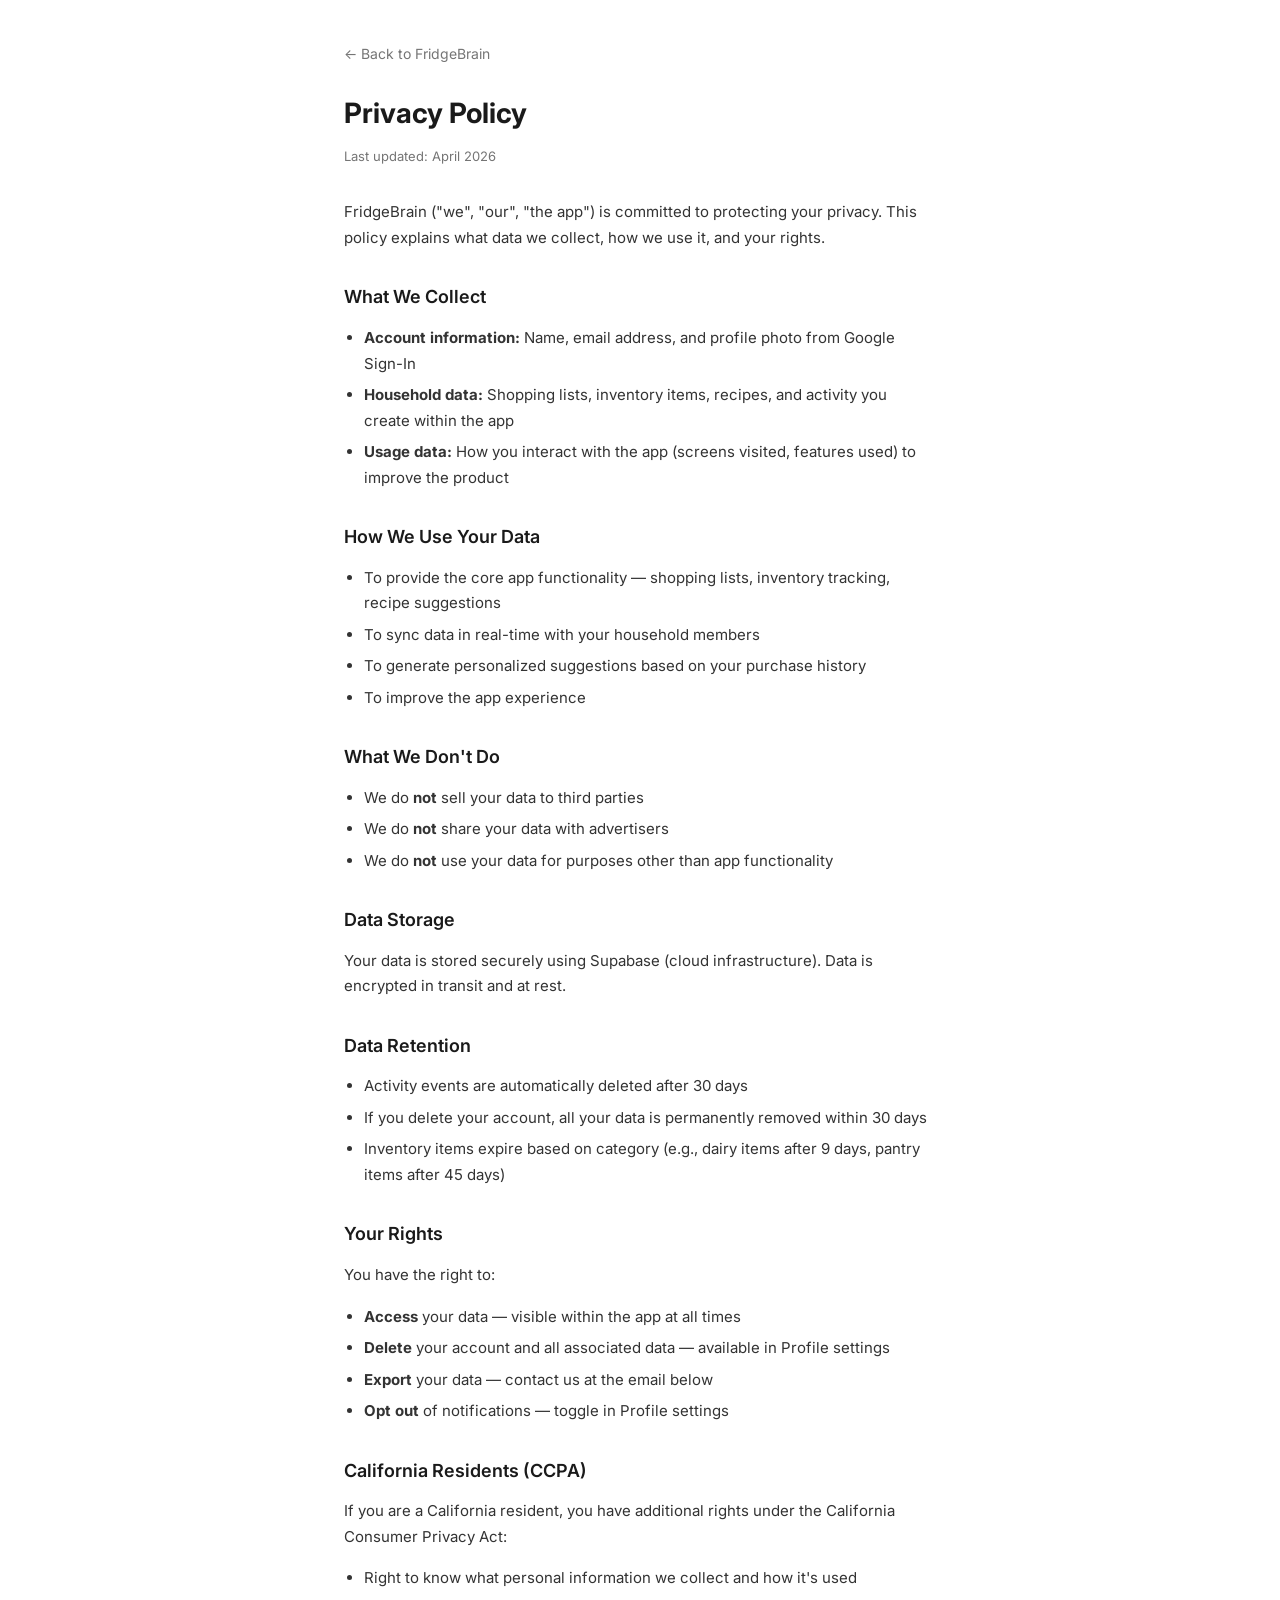
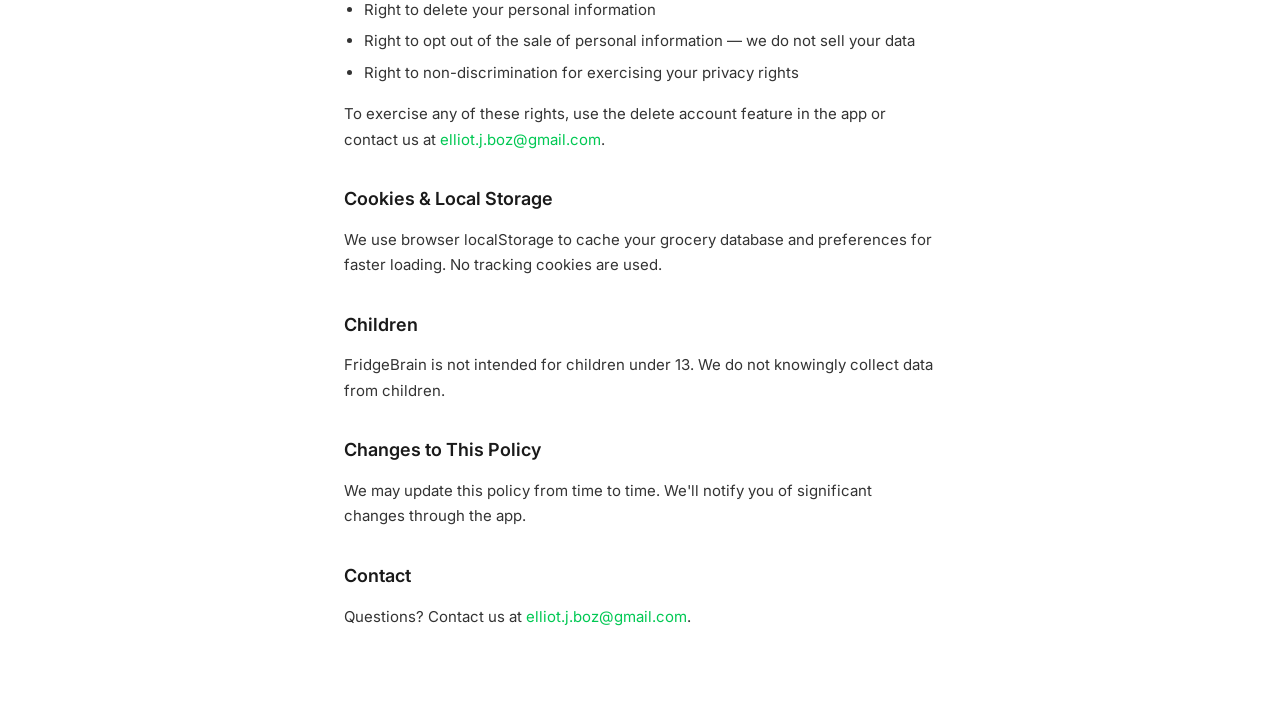
<file: privacy.html>
<!DOCTYPE html>
<html lang="en">
<head>
  <meta charset="UTF-8">
  <meta name="viewport" content="width=device-width, initial-scale=1.0, viewport-fit=cover">
  <title>Privacy Policy — FridgeBrain</title>
  <link href="https://fonts.googleapis.com/css2?family=Inter:wght@400;500;600;700&display=swap" rel="stylesheet">
  <style>
    * { margin: 0; padding: 0; box-sizing: border-box; }
    body { font-family: 'Inter', sans-serif; background: #FFFFFF; color: #1A1A1A; padding: 40px 24px 80px; max-width: 640px; margin: 0 auto; line-height: 1.7; }
    h1 { font-size: 28px; font-weight: 700; margin-bottom: 8px; }
    .updated { font-size: 13px; color: #757575; margin-bottom: 32px; }
    h2 { font-size: 18px; font-weight: 600; margin-top: 32px; margin-bottom: 12px; }
    p { font-size: 15px; margin-bottom: 16px; color: #333; }
    ul { margin: 0 0 16px 20px; font-size: 15px; color: #333; }
    li { margin-bottom: 6px; }
    a { color: #00C853; text-decoration: none; }
    .back { display: inline-block; margin-bottom: 24px; font-size: 14px; color: #757575; }
    .back:hover { color: #1A1A1A; }
  </style>
</head>
<body>
  <a href="index.html" class="back">← Back to FridgeBrain</a>
  <h1>Privacy Policy</h1>
  <div class="updated">Last updated: April 2026</div>

  <p>FridgeBrain ("we", "our", "the app") is committed to protecting your privacy. This policy explains what data we collect, how we use it, and your rights.</p>

  <h2>What We Collect</h2>
  <ul>
    <li><strong>Account information:</strong> Name, email address, and profile photo from Google Sign-In</li>
    <li><strong>Household data:</strong> Shopping lists, inventory items, recipes, and activity you create within the app</li>
    <li><strong>Usage data:</strong> How you interact with the app (screens visited, features used) to improve the product</li>
  </ul>

  <h2>How We Use Your Data</h2>
  <ul>
    <li>To provide the core app functionality — shopping lists, inventory tracking, recipe suggestions</li>
    <li>To sync data in real-time with your household members</li>
    <li>To generate personalized suggestions based on your purchase history</li>
    <li>To improve the app experience</li>
  </ul>

  <h2>What We Don't Do</h2>
  <ul>
    <li>We do <strong>not</strong> sell your data to third parties</li>
    <li>We do <strong>not</strong> share your data with advertisers</li>
    <li>We do <strong>not</strong> use your data for purposes other than app functionality</li>
  </ul>

  <h2>Data Storage</h2>
  <p>Your data is stored securely using Supabase (cloud infrastructure). Data is encrypted in transit and at rest.</p>

  <h2>Data Retention</h2>
  <ul>
    <li>Activity events are automatically deleted after 30 days</li>
    <li>If you delete your account, all your data is permanently removed within 30 days</li>
    <li>Inventory items expire based on category (e.g., dairy items after 9 days, pantry items after 45 days)</li>
  </ul>

  <h2>Your Rights</h2>
  <p>You have the right to:</p>
  <ul>
    <li><strong>Access</strong> your data — visible within the app at all times</li>
    <li><strong>Delete</strong> your account and all associated data — available in Profile settings</li>
    <li><strong>Export</strong> your data — contact us at the email below</li>
    <li><strong>Opt out</strong> of notifications — toggle in Profile settings</li>
  </ul>

  <h2>California Residents (CCPA)</h2>
  <p>If you are a California resident, you have additional rights under the California Consumer Privacy Act:</p>
  <ul>
    <li>Right to know what personal information we collect and how it's used</li>
    <li>Right to delete your personal information</li>
    <li>Right to opt out of the sale of personal information — we do not sell your data</li>
    <li>Right to non-discrimination for exercising your privacy rights</li>
  </ul>
  <p>To exercise any of these rights, use the delete account feature in the app or contact us at <a href="mailto:elliot.j.boz@gmail.com">elliot.j.boz@gmail.com</a>.</p>

  <h2>Cookies & Local Storage</h2>
  <p>We use browser localStorage to cache your grocery database and preferences for faster loading. No tracking cookies are used.</p>

  <h2>Children</h2>
  <p>FridgeBrain is not intended for children under 13. We do not knowingly collect data from children.</p>

  <h2>Changes to This Policy</h2>
  <p>We may update this policy from time to time. We'll notify you of significant changes through the app.</p>

  <h2>Contact</h2>
  <p>Questions? Contact us at <a href="mailto:elliot.j.boz@gmail.com">elliot.j.boz@gmail.com</a>.</p>
</body>
</html>
</file>
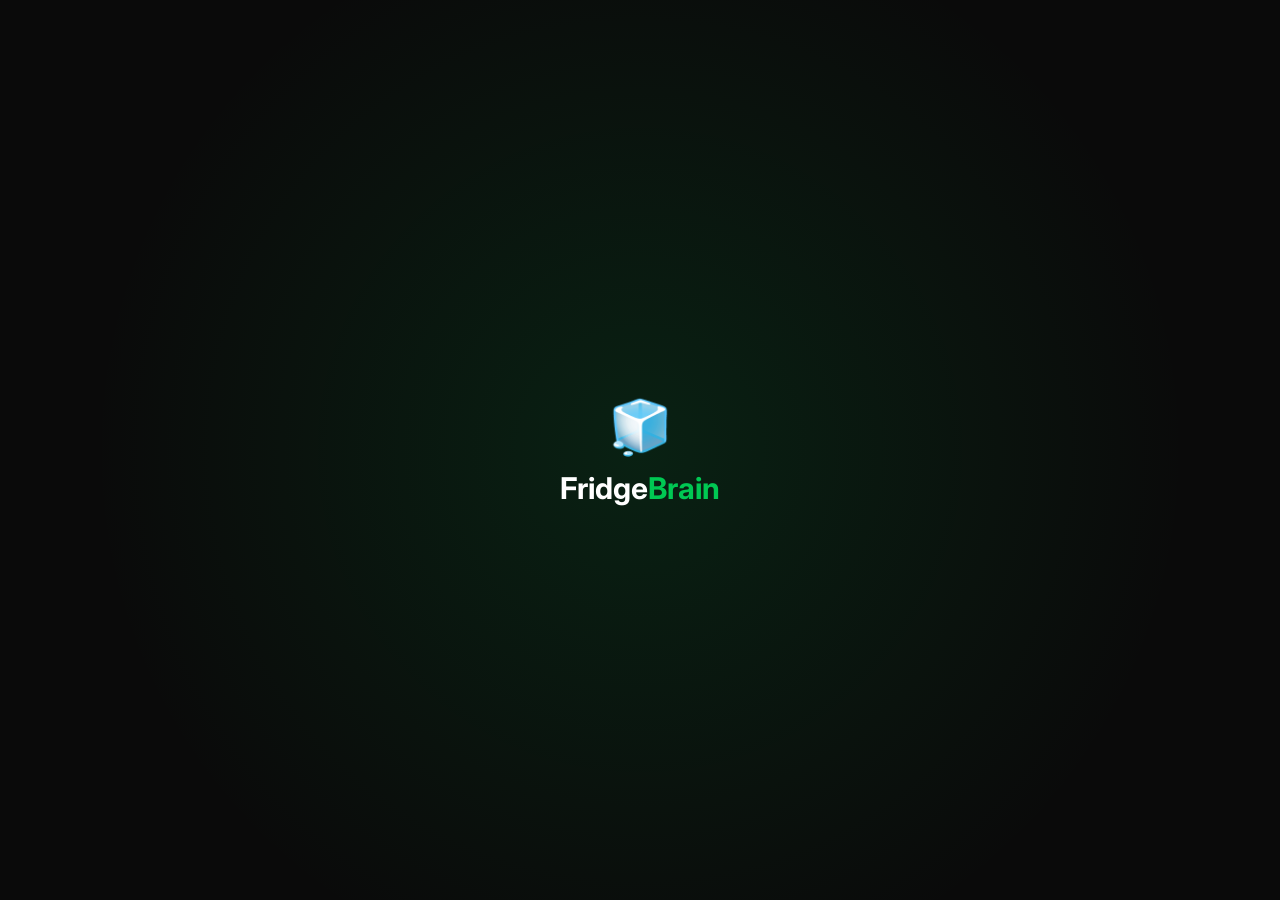
<file: splash-1.html>
<!DOCTYPE html>
<html lang="en">
<head>
  <meta charset="UTF-8">
  <meta name="viewport" content="width=device-width, initial-scale=1.0, viewport-fit=cover">
  <title>FridgeBrain</title>
  <link rel="preconnect" href="https://fonts.googleapis.com">
  <link rel="preconnect" href="https://fonts.gstatic.com" crossorigin>
  <link href="https://fonts.googleapis.com/css2?family=Inter:wght@400;500;600;700&display=swap" rel="stylesheet">
  <link rel="apple-touch-icon" href="icon-192.svg">
  <link rel="manifest" href="manifest.json">
  <meta name="apple-mobile-web-app-capable" content="yes">
  <meta name="apple-mobile-web-app-status-bar-style" content="black-translucent">
  <meta name="theme-color" content="#00C853">
  <link rel="stylesheet" href="style.css">
  <style>
    /* Tab bar */
    .tab-bar { position: absolute; bottom: 0; left: 0; right: 0; display: flex; background: #FFFFFF; border-top: 1px solid #F0F0F0; padding: 4px 0 calc(4px + env(safe-area-inset-bottom, 0px)); z-index: 80; align-items: flex-end; }
    .tab-item { flex: 1; display: flex; flex-direction: column; align-items: center; gap: 2px; padding: 6px 0; background: none; border: none; cursor: pointer; font-family: 'Inter', sans-serif; transition: color 0.15s; color: #BDBDBD; min-height: 48px; }
    .tab-item.active { color: #00C853; }
    .tab-icon { font-size: 20px; }
    .tab-label { font-size: 10px; font-weight: 600; letter-spacing: 0.02em; }
    /* Center raised + button */
    .tab-item-add { flex: 1; display: flex; flex-direction: column; align-items: center; gap: 2px; background: none; border: none; cursor: pointer; font-family: 'Inter', sans-serif; padding: 0; min-height: 48px; justify-content: flex-end; padding-bottom: 6px; }
    .tab-add-circle { width: 52px; height: 52px; background: #00C853; border-radius: 50%; display: flex; align-items: center; justify-content: center; font-size: 28px; color: #FFFFFF; margin-top: -20px; box-shadow: 0 4px 12px rgba(0, 200, 83, 0.3); transition: transform 0.15s, box-shadow 0.15s; }
    .tab-item-add:hover .tab-add-circle { transform: scale(1.05); box-shadow: 0 6px 16px rgba(0, 200, 83, 0.4); }
    .tab-item-add:active .tab-add-circle { transform: scale(0.95); }
    .tab-add-label { font-size: 10px; font-weight: 600; letter-spacing: 0.02em; color: #00C853; margin-top: 2px; }
    /* Hide old FABs */
    .fab-small, .fab-notify, .fab-bar { display: none !important; }
    /* Notify button in top bar */
    .topbar-notify { height: 34px; display: flex; align-items: center; gap: 5px; background: #F5F5F5; border: 1px solid #E0E0E0; border-radius: 20px; padding: 0 12px 0 8px; font-size: 14px; cursor: pointer; font-family: 'Inter', sans-serif; font-weight: 500; font-size: 13px; color: #1A1A1A; transition: background 0.15s, border-color 0.15s; }
    .topbar-notify:hover { background: #EEEEEE; border-color: #BDBDBD; }
    .topbar-right { display: flex; align-items: center; gap: 20px; }
    .toast { bottom: calc(100px + env(safe-area-inset-bottom, 0px)) !important; }
    .coming-soon-btn { width: 44px; height: 44px; display: flex; align-items: center; justify-content: center; background: none; border: none; font-size: 18px; cursor: pointer; border-radius: 50%; transition: background 0.15s; }
    .coming-soon-btn:hover { background: #F5F5F5; }
    .menu-overlay, .slide-menu { display: none !important; }
    .shopping-view { padding-bottom: 100px !important; }
    .inv-view { padding-bottom: 100px !important; }
  </style>
</head>
<body>

<!-- SPLASH: The Fridge Opens -->
<div class="splash-overlay" id="splashOverlay">
  <div class="fridge-door" id="fridgeDoor">
    <div class="fridge-handle"></div>
  </div>
  <div class="fridge-inside">
    <div class="fridge-glow"></div>
    <div class="splash-logo">
      <div class="splash-icon">🧊</div>
      <div class="splash-text">Fridge<span>Brain</span></div>
    </div>
  </div>
</div>
<style>
  .splash-overlay { position: fixed; inset: 0; z-index: 9999; overflow: hidden; }
  .fridge-inside { position: absolute; inset: 0; background: #0A0A0A; display: flex; align-items: center; justify-content: center; flex-direction: column; }
  .fridge-glow { position: absolute; inset: 0; background: radial-gradient(circle at center, rgba(0,200,83,0.12) 0%, transparent 70%); opacity: 0; animation: s1GlowIn 0.6s ease 0.8s forwards; }
  .fridge-door { position: absolute; inset: 0; background: #1A1A1A; z-index: 2; transform-origin: right center; animation: s1DoorOpen 1s cubic-bezier(0.4, 0, 0.2, 1) 0.4s forwards; }
  .fridge-handle { position: absolute; left: 20px; top: 50%; transform: translateY(-50%); width: 4px; height: 60px; background: #333; border-radius: 2px; }
  .splash-logo { text-align: center; z-index: 1; opacity: 0; animation: s1LogoIn 0.5s ease 1s forwards; }
  .splash-icon { font-size: 52px; margin-bottom: 12px; }
  .splash-text { font-family: 'Inter', sans-serif; font-size: 30px; font-weight: 700; color: #FFFFFF; }
  .splash-text span { color: #00C853; }
  .splash-overlay.done { animation: s1Out 0.5s ease forwards; }
  @keyframes s1DoorOpen { to { transform: perspective(1200px) rotateY(-105deg); } }
  @keyframes s1GlowIn { to { opacity: 1; } }
  @keyframes s1LogoIn { to { opacity: 1; } }
  @keyframes s1Out { to { opacity: 0; visibility: hidden; } }
</style>
<script>
  setTimeout(function() {
    document.getElementById('splashOverlay').classList.add('done');
    setTimeout(function() { document.getElementById('splashOverlay').remove(); }, 500);
  }, 2200);
</script>

<div class="phone-frame">

  <!-- TOAST -->
  <div class="toast" id="toast">
    <span class="toast-text" id="toastText"></span>
    <button class="toast-action" id="toastAction">Undo</button>
  </div>

  <!-- Store notification banner -->
  <div class="store-notif-banner" id="storeNotifBanner">
    <div class="store-notif-content">
      <div class="store-notif-avatar" id="storeNotifAvatar">SH</div>
      <div class="store-notif-text">
        <div class="store-notif-title" id="storeNotifTitle">Shura is at Whole Foods</div>
        <div class="store-notif-sub">Need anything? Add it to the list now</div>
      </div>
    </div>
    <div class="store-notif-actions">
      <button class="btn btn-primary" id="storeNotifAdd">Add to list</button>
      <button class="store-notif-close" id="storeNotifClose">✕</button>
    </div>
  </div>

  <!-- MENU OVERLAY -->
  <div class="menu-overlay" id="menuOverlay"></div>

  <!-- SLIDE MENU -->
  <div class="slide-menu" id="slideMenu">
    <div class="menu-user">
      <div class="avatar">EB</div>
      <div class="menu-user-info">
        <h4>Elliot Boz</h4>
        <p>elliot.j.boz@gmail.com</p>
      </div>
    </div>
    <div class="menu-items">
      <div class="menu-item active" data-screen="shopping"><span class="menu-item-icon">🛒</span> Shopping List</div>
      <div class="menu-item" data-screen="inventory"><span class="menu-item-icon">📦</span> Inventory</div>
      <div class="menu-item" data-screen="recipes"><span class="menu-item-icon">🍳</span> Recipes</div>
      <div class="menu-item" data-screen="activity"><span class="menu-item-icon">📋</span> Activity</div>
      <div class="menu-item" data-screen="comingsoon"><span class="menu-item-icon">🚀</span> Coming Soon</div>
      <div class="menu-item" data-screen="profile"><span class="menu-item-icon">⚙️</span> Profile & Settings</div>
    </div>
    <div class="menu-signout">
      <div class="menu-item" id="menuSignout"><span class="menu-item-icon">🚪</span> Sign Out</div>
    </div>
  </div>

  <!-- ==================== SCREEN: LOGIN ==================== -->
  <div class="screen login-screen active" id="screen-login">
    <div class="login-logo">
      <div class="icon">🧊</div>
      <h1>Fridge<span>Brain</span></h1>
    </div>
    <div class="login-welcome">Your household grocery brain</div>
    <button class="btn-google" id="googleSignIn">
      <svg width="18" height="18" viewBox="0 0 48 48"><path fill="#FFC107" d="M43.611 20.083H42V20H24v8h11.303c-1.649 4.657-6.08 8-11.303 8-6.627 0-12-5.373-12-12s5.373-12 12-12c3.059 0 5.842 1.154 7.961 3.039l5.657-5.657C34.046 6.053 29.268 4 24 4 12.955 4 4 12.955 4 24s8.955 20 20 20 20-8.955 20-20c0-1.341-.138-2.65-.389-3.917z"/><path fill="#FF3D00" d="M6.306 14.691l6.571 4.819C14.655 15.108 18.961 12 24 12c3.059 0 5.842 1.154 7.961 3.039l5.657-5.657C34.046 6.053 29.268 4 24 4 16.318 4 9.656 8.337 6.306 14.691z"/><path fill="#4CAF50" d="M24 44c5.166 0 9.86-1.977 13.409-5.192l-6.19-5.238A11.91 11.91 0 0124 36c-5.202 0-9.619-3.317-11.283-7.946l-6.522 5.025C9.505 39.556 16.227 44 24 44z"/><path fill="#1976D2" d="M43.611 20.083H42V20H24v8h11.303a12.04 12.04 0 01-4.087 5.571l.003-.002 6.19 5.238C36.971 39.205 44 34 44 24c0-1.341-.138-2.65-.389-3.917z"/></svg>
      Continue with Google
    </button>
    <div class="login-terms">By continuing, you agree to our Terms of Service and Privacy Policy</div>
  </div>

  <!-- ==================== SCREEN: ONBOARDING ==================== -->
  <div class="screen login-screen" id="screen-onboarding">
    <div class="login-logo">
      <div class="icon">🏠</div>
      <h1>Set up your household</h1>
    </div>
    <div class="login-welcome">Join or create a household to get started</div>

    <div class="onboarding-cards">
      <div class="onboarding-card" id="onboardCreate">
        <div class="onboarding-card-icon">✨</div>
        <div class="onboarding-card-title">Create a household</div>
        <div class="onboarding-card-sub">Start fresh and invite your roommates or family</div>
      </div>
      <div class="onboarding-card" id="onboardJoin">
        <div class="onboarding-card-icon">🔗</div>
        <div class="onboarding-card-title">Join a household</div>
        <div class="onboarding-card-sub">Enter an invite code from someone you live with</div>
      </div>
    </div>

    <!-- Create household form -->
    <div id="createHouseholdForm" style="display:none; width:100%;">
      <div class="input-group">
        <label>Household name</label>
        <input type="text" id="newHouseholdName" placeholder="e.g. The Apartment, Family Home">
      </div>
      <button class="btn btn-primary" id="createHouseholdBtn" style="margin-top:8px">Create household</button>
      <button class="btn btn-secondary" id="createHouseholdBack">Back</button>
    </div>

    <!-- Create success -->
    <div id="createHouseholdSuccess" style="display:none; width:100%; text-align:center;">
      <div style="font-size:48px; margin-bottom:16px">🎉</div>
      <h3 style="margin-bottom:8px">Household created!</h3>
      <p style="color:#757575; font-size:14px; margin-bottom:16px">Share this invite code with your household</p>
      <div class="invite-code" id="inviteCodeDisplay">FB</div>
      <button class="btn btn-secondary" id="copyInviteCode" style="margin-top:12px">📋 Copy code</button>
      <button class="btn btn-primary" id="createHouseholdDone" style="margin-top:12px">Get started</button>
    </div>

    <!-- Join household form -->
    <div id="joinHouseholdForm" style="display:none; width:100%;">
      <div class="input-group">
        <label>Invite code</label>
        <input type="text" id="joinInviteCode" placeholder="e.g. FB" style="text-transform:uppercase; text-align:center; font-size:20px; letter-spacing:4px;">
      </div>
      <button class="btn btn-primary" id="joinHouseholdBtn" style="margin-top:8px">Join household</button>
      <button class="btn btn-secondary" id="joinHouseholdBack">Back</button>
    </div>
  </div>


  <!-- ==================== SCREEN: SHOPPING LIST ==================== -->
  <div class="screen" id="screen-shopping">
    <div class="top-bar">
      <button class="coming-soon-btn" onclick="showScreen('comingsoon')">🚀</button><div class="top-bar-logo" style="position:absolute;left:50%;transform:translateX(-50%)">Fridge<span>Brain</span></div><div class="topbar-right"><button class="topbar-notify" id="topbarNotifyBtn">📣 Notify</button><div class="avatar">EB</div></div>
    </div>

    <!-- Add to Home Screen Banner -->
    <div class="pwa-banner" id="pwaBanner">
      <button class="pwa-expand" id="pwaExpand" aria-label="How to add">ⓘ</button>
      <span class="pwa-text">📱 Add FridgeBrain to your home screen for the best experience</span>
      <button class="pwa-dismiss" id="pwaDismiss" aria-label="Dismiss">✕</button>
      <div class="pwa-instructions" id="pwaInstructions">
        <div class="pwa-step"><strong>iPhone (Safari):</strong></div>
        <div class="pwa-step">1. Tap the <strong>Share</strong> button <span style="font-size:14px">⬆️</span> at the bottom</div>
        <div class="pwa-step">2. Scroll down and tap <strong>Add to Home Screen</strong></div>
        <div class="pwa-step">3. Tap <strong>Add</strong> in the top right</div>
        <div class="pwa-step" style="margin-top:10px"><strong>Android (Chrome):</strong></div>
        <div class="pwa-step">1. Tap the <strong>⋮</strong> menu in the top right</div>
        <div class="pwa-step">2. Tap <strong>Add to Home screen</strong></div>
        <div class="pwa-step">3. Tap <strong>Add</strong> to confirm</div>
      </div>
    </div>

    <!-- Mode Toggle -->
    <div class="mode-toggle">
      <button class="mode-btn active" data-mode="daytoday">📋 Day-to-day</button>
      <button class="mode-btn" data-mode="atstore">🛒 At the store</button>
    </div>

    <!-- Suggestions Info Modal -->
    <div class="modal-overlay" id="suggestionsInfoModal">
      <div class="modal">
        <h3>Suggested Items</h3>
        <p>These suggestions are based on your past purchases and ranked by how likely you are to need them. Add any with one tap.</p>
        <button class="btn btn-secondary" id="suggestionsInfoClose">Got it</button>
      </div>
    </div>

    <!-- DAY-TO-DAY VIEW -->
    <div class="shopping-view" id="daytodayView">
      <div class="list-section-header">My List</div>
      <div class="empty-state-inline" id="emptyMyList" style="display:none">
        <div class="empty-icon">🛒</div>
        <div class="empty-title">Your list is empty</div>
        <div class="empty-hint">Tap the <strong>+</strong> button to add your first item</div>
      </div>
      <div id="myListItems">
        <div class="my-list-card">
          <div class="my-list-accent"></div><div class="drag-handle">☰</div><div class="my-list-info">
            <div class="my-list-name">Eggs</div>
            <div class="my-list-qty">12 count</div>
            <div class="my-list-note">Free range preferred</div>
          </div>
          <button class="my-list-remove">×</button>
        </div>
        <div class="my-list-card">
          <div class="my-list-accent"></div><div class="drag-handle">☰</div><div class="my-list-info">
            <div class="my-list-name">Oat Milk</div>
            <div class="my-list-note">Oatly barista edition</div>
          </div>
          <button class="my-list-remove">×</button>
        </div>
        <div class="my-list-card">
          <div class="my-list-accent"></div><div class="drag-handle">☰</div><div class="my-list-info">
            <div class="my-list-name">Avocados</div>
            <div class="my-list-note"></div>
          </div>
          <button class="my-list-remove">×</button>
        </div>
      </div>

      <div class="list-section-header hh-header">Household items</div>
      <div class="empty-state-inline" id="emptyHHList" style="display:none">Items your household adds will show up here</div>
      <div id="householdListItems">
        <div class="hh-list-card">
          <div class="list-item-check"></div>
          <div class="hh-avatar" style="background:#42A5F5">SH</div>
          <div class="hh-list-info">
            <div class="hh-list-name">Whole Milk</div>
            <div class="hh-list-meta">Shura · 2h ago</div>
          </div>
        </div>
        <div class="hh-list-card">
          <div class="list-item-check"></div>
          <div class="hh-avatar" style="background:#AB47BC">NA</div>
          <div class="hh-list-info">
            <div class="hh-list-name">Sourdough Bread</div>
            <div class="hh-list-meta">Nadia · 4h ago</div>
          </div>
        </div>
        <div class="hh-list-card">
          <div class="list-item-check"></div>
          <div class="hh-avatar" style="background:#42A5F5">SH</div>
          <div class="hh-list-info">
            <div class="hh-list-name">Olive Oil</div>
            <div class="hh-list-meta">Shura · 2d ago</div>
          </div>
        </div>
        <div class="hh-list-card">
          <div class="list-item-check"></div>
          <div class="hh-avatar" style="background:#FF9800">KA</div>
          <div class="hh-list-info">
            <div class="hh-list-name">Greek Yogurt</div>
            <div class="hh-list-meta">Kalman · 1d ago</div>
          </div>
        </div>
      </div>

      <!-- Suggestions -->
      <div class="store-suggestions" id="daytodaySuggestions">
        <div class="store-suggestions-header">
          <span>Suggested for you</span>
          <span class="suggestions-info" id="suggestionsInfoBtn">i</span>
        </div>
        <div id="daytodaySuggestionItems"></div>
      </div>

    </div>

    <!-- DAY-TO-DAY FAMILY VIEW -->
    <div class="shopping-view" id="daytodayFamilyView" style="display:none">
      <div class="list-section-header">Shopping List</div>
      <div class="empty-state-inline" id="emptyFamilyList" style="display:none">Your list is empty — tap + to add</div>
      <div id="familyListItems">
        <div class="my-list-card">
          <div class="my-list-accent" style="background:#00C853"></div><div class="drag-handle">☰</div><div class="my-list-info">
            <div class="my-list-name">Eggs</div>
            <div class="my-list-qty">12 count</div>
            <div class="my-list-note">Free range preferred</div>
          </div>
          <button class="my-list-remove">×</button>
        </div>
        <div class="my-list-card">
          <div class="my-list-accent" style="background:#00C853"></div><div class="drag-handle">☰</div><div class="my-list-info">
            <div class="my-list-name">Whole Milk</div>
            <div class="my-list-note"></div>
          </div>
          <button class="my-list-remove">×</button>
        </div>
        <div class="my-list-card">
          <div class="my-list-accent" style="background:#00C853"></div><div class="drag-handle">☰</div><div class="my-list-info">
            <div class="my-list-name">Sourdough Bread</div>
            <div class="my-list-note">From the bakery section</div>
          </div>
          <button class="my-list-remove">×</button>
        </div>
        <div class="my-list-card">
          <div class="my-list-accent" style="background:#00C853"></div><div class="drag-handle">☰</div><div class="my-list-info">
            <div class="my-list-name">Olive Oil</div>
            <div class="my-list-note">Extra virgin</div>
          </div>
          <button class="my-list-remove">×</button>
        </div>
        <div class="my-list-card">
          <div class="my-list-accent" style="background:#00C853"></div><div class="drag-handle">☰</div><div class="my-list-info">
            <div class="my-list-name">Greek Yogurt</div>
            <div class="my-list-note"></div>
          </div>
          <button class="my-list-remove">×</button>
        </div>
      </div>

      <!-- Suggestions -->
      <div class="store-suggestions" id="familyDaytodaySuggestions">
        <div class="store-suggestions-header">
          <span>Suggested for you</span>
          <span class="suggestions-info" id="familySuggestionsInfoBtn">i</span>
        </div>
        <div id="familyDaytodaySuggestionItems"></div>
      </div>

    </div>

    <!-- AT THE STORE FAMILY VIEW -->
    <div class="shopping-view" id="atstoreFamilyView" style="display:none">
      <div class="store-scroll-area">
        <div class="store-section-label store-yours">Shopping List</div>
        <div id="storeFamilyItems">
          <div class="store-item store-item-mine">
            <div class="store-check"></div>
            <div class="store-item-name">Eggs</div>
          </div>
          <div class="store-item store-item-mine">
            <div class="store-check"></div>
            <div class="store-item-name">Whole Milk</div>
          </div>
          <div class="store-item store-item-mine">
            <div class="store-check"></div>
            <div class="store-item-name">Sourdough Bread</div>
          </div>
          <div class="store-item store-item-mine">
            <div class="store-check"></div>
            <div class="store-item-name">Olive Oil</div>
          </div>
          <div class="store-item store-item-mine">
            <div class="store-check"></div>
            <div class="store-item-name">Greek Yogurt</div>
          </div>
        </div>
        <div style="padding:16px 20px">
          <button class="btn btn-primary" id="doneShoppingFamily">Done shopping</button>
        </div>
      </div>

    </div>

    <!-- AT THE STORE VIEW -->
    <div class="shopping-view" id="atstoreView" style="display:none">
      <div class="store-scroll-area">
        <div class="store-section-label store-yours">Your items</div>
        <div id="storeMyItems">
          <div class="store-item store-item-mine">
            <div class="store-check"></div>
            <div class="store-item-name">Eggs</div>
          </div>
          <div class="store-item store-item-mine">
            <div class="store-check"></div>
            <div class="store-item-name">Oat Milk</div>
          </div>
        </div>

        <div class="store-section-label">Others' items</div>
        <div id="storeHHItems">
          <div class="store-item">
            <div class="store-check"></div>
            <div class="store-avatar" style="background:#42A5F5">SH</div>
            <div class="store-item-name">Whole Milk</div>
          </div>
          <div class="store-item">
            <div class="store-check"></div>
            <div class="store-avatar" style="background:#AB47BC">NA</div>
            <div class="store-item-name">Sourdough Bread</div>
          </div>
          <div class="store-item">
            <div class="store-check"></div>
            <div class="store-avatar" style="background:#42A5F5">SH</div>
            <div class="store-item-name">Olive Oil</div>
          </div>
          <div class="store-item">
            <div class="store-check"></div>
            <div class="store-avatar" style="background:#FF9800">KA</div>
            <div class="store-item-name">Greek Yogurt</div>
          </div>
        </div>

        <div style="padding:16px 20px">
          <button class="btn btn-primary" id="doneShopping">Done shopping</button>
        </div>
      </div>

    </div>

    <!-- Done Shopping Modal -->
    <div class="modal-overlay" id="doneShoppingModal">
      <div class="modal">
        <h3>All done! 🎉</h3>
        <p>Checked items will be cleared from the list and added to your inventory</p>
        <button class="btn btn-primary" id="doneShoppingClose">Done</button>
      </div>
    </div>

    <!-- Add Item Modal -->
    <div class="modal-overlay" id="addItemModal">
      <div class="modal modal-tall" style="text-align:left">
        <h3 style="text-align:center">Add to List</h3>
        <div class="input-group" style="margin-top:16px">
          <label>Search or type an item</label>
          <input type="text" id="addItemName" placeholder="e.g. Milk, Eggs, Bread..." autocomplete="off">
        </div>
        <div class="autocomplete-results" id="autocompleteResults"></div>
        <div id="selectedItemArea" style="display:none">
          <div class="selected-item-chip" id="selectedChip"></div>
          <div class="input-group" style="margin-top:12px">
            <label>Quantity (optional)</label>
            <input type="text" id="addItemQty" placeholder="e.g. 1 gallon, 2 boxes, 6 count">
          </div>
          <div class="input-group">
            <label>Notes (optional)</label>
            <input type="text" id="addItemNotes" placeholder="e.g. Unsweetened, Califia brand">
          </div>
          <button class="btn btn-primary" id="addItemConfirm" style="margin-top:12px">Add to list</button>
        </div>
        <button class="btn btn-secondary" id="addItemCancel" style="margin-top:8px">Cancel</button>
      </div>
    </div>

    <!-- Item Added Confirmation Modal -->
    <div class="modal-overlay" id="addedConfirmModal">
      <div class="modal">
        <h3>✅ Added!</h3>
        <p id="addedItemText">Item added to your list</p>
        <button class="btn btn-secondary" id="addedDone">Done</button>
      </div>
    </div>

    <!-- Edit Item Modal -->
    <div class="modal-overlay" id="editItemModal">
      <div class="modal" style="text-align:left">
        <h3 style="text-align:center">Edit Item</h3>
        <div class="input-group" style="margin-top:16px">
          <label>Item name</label>
          <input type="text" id="editItemName">
        </div>
        <div class="input-group">
          <label>Notes</label>
          <input type="text" id="editItemNotes" placeholder="Add a note...">
        </div>
        <button class="btn btn-primary" id="editItemSave" style="margin-top:12px">Save</button>
        <button class="btn btn-danger" id="editItemDelete" style="margin-top:8px">Remove from list</button>
        <button class="btn btn-secondary" id="editItemCancel" style="margin-top:8px">Cancel</button>
      </div>
    </div>

    <!-- Duplicate Item Modal -->
    <div class="modal-overlay" id="duplicateModal">
      <div class="modal">
        <h3>⚠️ Duplicate item</h3>
        <p id="duplicateText">This item is already on the list</p>
        <button class="btn btn-primary" id="duplicateConfirm">Add anyway</button>
        <button class="btn btn-secondary" id="duplicateCancel">Cancel</button>
      </div>
    </div>

    <!-- Notify Modal -->
    <div class="modal-overlay" id="notifyModal">
      <div class="modal">
        <h3>Heading to the store soon</h3>
        <p>Let everyone know what they need</p>
        <select class="modal-select" id="notifyStore">
          <option>📍 Whole Foods</option>
          <option>📍 Trader Joe's</option>
          <option>📍 Target</option>
        </select>
        <button class="btn btn-primary" id="notifyConfirm" style="margin-top:16px">Send notification</button>
        <button class="btn btn-secondary" id="notifyCancel">Cancel</button>
      </div>
    </div>

    <div class="fab-bar"></div>
    <button class="fab-notify" id="notifyFab">📣</button>
    <button class="fab-small" id="addToMyListFab">+</button>
  </div>

  <!-- ==================== SCREEN: INVENTORY ==================== -->
  <div class="screen" id="screen-inventory">
    <div class="top-bar">
      <button class="coming-soon-btn" onclick="showScreen('comingsoon')">🚀</button>
      <div class="top-bar-logo">Fridge<span>Brain</span></div>
      <div class="avatar">EB</div>
    </div>

    <div class="section-header">Inventory</div>

    <div class="mode-toggle" id="invModeToggle">
      <button class="mode-btn active" data-inv="mine">Mine</button>
      <button class="mode-btn" data-inv="household">Household</button>
    </div>

    <div class="inv-search"><input type="text" id="invSearchInput" placeholder="Search inventory..." autocomplete="off"></div>

    <!-- MINE VIEW -->
    <div class="inv-view" id="invMineView">
      <div class="empty-state-inline" id="emptyInvMine" style="display:none">Items you buy will show up here after you finish shopping</div>
      <div class="inventory-grid">
        <div class="inventory-card" data-inv-item="butter"><div class="inventory-card-name">Butter</div><div class="inventory-card-qty">1 lb</div><span class="status-badge status-green">Plenty</span></div>
        <div class="inventory-card" data-inv-item="cheese"><div class="inventory-card-name">Cheddar Cheese</div><div class="inventory-card-qty">8 oz</div><span class="status-badge status-yellow">Running Low</span></div>
        <div class="inventory-card" data-inv-item="yogurt"><div class="inventory-card-name">Greek Yogurt</div><div class="inventory-card-qty">1 container</div><span class="status-badge status-red">Almost Out</span></div>
        <div class="inventory-card" data-inv-item="pasta"><div class="inventory-card-name">Pasta</div><div class="inventory-card-qty">2 boxes</div><span class="status-badge status-green">Plenty</span></div>
        <div class="inventory-card" data-inv-item="eggs-mine"><div class="inventory-card-name">Eggs</div><div class="inventory-card-qty">12 count</div><span class="status-badge status-yellow">Running Low</span></div>
        <div class="inventory-card" data-inv-item="oliveoil"><div class="inventory-card-name">Olive Oil</div><div class="inventory-card-qty">1 bottle</div><span class="status-badge status-green">Plenty</span></div>
        <div class="inventory-card" data-inv-item="chicken"><div class="inventory-card-name">Chicken Breast</div><div class="inventory-card-qty">1 lb</div><span class="status-badge status-green">Plenty</span></div>
        <div class="inventory-card" data-inv-item="spinach"><div class="inventory-card-name">Spinach</div><div class="inventory-card-qty">1 bag</div><span class="status-badge status-yellow">Running Low</span></div>
        <div class="inventory-card" data-inv-item="bread-mine"><div class="inventory-card-name">Sourdough Bread</div><div class="inventory-card-qty">1 loaf</div><span class="status-badge status-green">Plenty</span></div>
        <div class="inventory-card" data-inv-item="salt-mine"><div class="inventory-card-name">Salt</div><div class="inventory-card-qty">1 container</div><span class="status-badge status-green">Plenty</span></div>
        <div class="inventory-card" data-inv-item="rice-mine"><div class="inventory-card-name">Rice</div><div class="inventory-card-qty">5 lb bag</div><span class="status-badge status-green">Plenty</span></div>
        <div class="inventory-card" data-inv-item="bananas-mine"><div class="inventory-card-name">Bananas</div><div class="inventory-card-qty">4 count</div><span class="status-badge status-yellow">Running Low</span></div>
        <div class="inventory-card" data-inv-item="garlic-mine"><div class="inventory-card-name">Garlic</div><div class="inventory-card-qty">1 head</div><span class="status-badge status-green">Plenty</span></div>
        <div class="inventory-card" data-inv-item="onions-mine"><div class="inventory-card-name">Onions</div><div class="inventory-card-qty">3 count</div><span class="status-badge status-green">Plenty</span></div>
      </div>
    </div>

    <!-- HOUSEHOLD VIEW -->
    <div class="inv-view" id="invHouseholdView" style="display:none">
      <div class="empty-state-inline" id="emptyInvHH" style="display:none">Items you buy will show up here after you finish shopping</div>
      <div class="inv-person-group">
        <div class="inv-person-header" style="border-left-color:#42A5F5"><div class="hh-avatar" style="background:#42A5F5">SH</div><span>Shura's Items</span></div>
        <div class="inventory-grid">
          <div class="inventory-card" data-inv-item="apples-j" data-readonly="true"><div class="inventory-card-name">Apples</div><div class="inventory-card-qty">6 count</div><span class="status-badge status-green">Plenty</span></div>
          <div class="inventory-card" data-inv-item="bananas-j" data-readonly="true"><div class="inventory-card-name">Bananas</div><div class="inventory-card-qty">4 count</div><span class="status-badge status-yellow">Running Low</span></div>
          <div class="inventory-card" data-inv-item="coffee-j" data-readonly="true"><div class="inventory-card-name">Coffee</div><div class="inventory-card-qty">1 bag</div><span class="status-badge status-green">Plenty</span></div>
          <div class="inventory-card" data-inv-item="milk-j" data-readonly="true"><div class="inventory-card-name">Whole Milk</div><div class="inventory-card-qty">1 gallon</div><span class="status-badge status-yellow">Running Low</span></div>
        </div>
      </div>
      <div class="inv-person-group">
        <div class="inv-person-header" style="border-left-color:#AB47BC"><div class="hh-avatar" style="background:#AB47BC">NA</div><span>Nadia's Items</span></div>
        <div class="inventory-grid">
          <div class="inventory-card" data-inv-item="rice-s" data-readonly="true"><div class="inventory-card-name">Rice</div><div class="inventory-card-qty">5 lb bag</div><span class="status-badge status-green">Plenty</span></div>
          <div class="inventory-card" data-inv-item="sauce-s" data-readonly="true"><div class="inventory-card-name">Tomato Sauce</div><div class="inventory-card-qty">1 jar</div><span class="status-badge status-red">Almost Out</span></div>
          <div class="inventory-card" data-inv-item="hummus-s" data-readonly="true"><div class="inventory-card-name">Hummus</div><div class="inventory-card-qty">1 tub</div><span class="status-badge status-green">Plenty</span></div>
          <div class="inventory-card" data-inv-item="broth-s" data-readonly="true"><div class="inventory-card-name">Chicken Broth</div><div class="inventory-card-qty">2 cartons</div><span class="status-badge status-green">Plenty</span></div>
        </div>
      </div>
      <div class="inv-person-group">
        <div class="inv-person-header" style="border-left-color:#FF9800"><div class="hh-avatar" style="background:#FF9800">KA</div><span>Kalman's Items</span></div>
        <div class="inventory-grid">
          <div class="inventory-card" data-inv-item="oranges-k" data-readonly="true"><div class="inventory-card-name">Oranges</div><div class="inventory-card-qty">6 count</div><span class="status-badge status-green">Plenty</span></div>
          <div class="inventory-card" data-inv-item="peanutbutter-k" data-readonly="true"><div class="inventory-card-name">Peanut Butter</div><div class="inventory-card-qty">1 jar</div><span class="status-badge status-yellow">Running Low</span></div>
        </div>
      </div>
    </div>

    <!-- FAMILY INVENTORY VIEW -->
    <div class="inv-view" id="invFamilyView" style="display:none">
      <div class="empty-state-inline" id="emptyInvFamily" style="display:none">Items you buy will show up here after you finish shopping</div>
      <div class="inventory-grid">
        <div class="inventory-card" data-inv-item="butter"><div class="inventory-card-name">Butter</div><div class="inventory-card-qty">1 lb</div><span class="status-badge status-green">Plenty</span></div>
        <div class="inventory-card" data-inv-item="cheese"><div class="inventory-card-name">Cheddar Cheese</div><div class="inventory-card-qty">8 oz</div><span class="status-badge status-yellow">Running Low</span></div>
        <div class="inventory-card" data-inv-item="yogurt"><div class="inventory-card-name">Greek Yogurt</div><div class="inventory-card-qty">1 container</div><span class="status-badge status-red">Almost Out</span></div>
        <div class="inventory-card" data-inv-item="pasta"><div class="inventory-card-name">Pasta</div><div class="inventory-card-qty">2 boxes</div><span class="status-badge status-green">Plenty</span></div>
        <div class="inventory-card" data-inv-item="eggs-mine"><div class="inventory-card-name">Eggs</div><div class="inventory-card-qty">12 count</div><span class="status-badge status-yellow">Running Low</span></div>
        <div class="inventory-card" data-inv-item="oliveoil"><div class="inventory-card-name">Olive Oil</div><div class="inventory-card-qty">1 bottle</div><span class="status-badge status-green">Plenty</span></div>
        <div class="inventory-card" data-inv-item="chicken"><div class="inventory-card-name">Chicken Breast</div><div class="inventory-card-qty">1 lb</div><span class="status-badge status-green">Plenty</span></div>
        <div class="inventory-card" data-inv-item="spinach"><div class="inventory-card-name">Spinach</div><div class="inventory-card-qty">1 bag</div><span class="status-badge status-yellow">Running Low</span></div>
        <div class="inventory-card" data-inv-item="apples-j"><div class="inventory-card-name">Apples</div><div class="inventory-card-qty">6 count</div><span class="status-badge status-green">Plenty</span></div>
        <div class="inventory-card" data-inv-item="rice-s"><div class="inventory-card-name">Rice</div><div class="inventory-card-qty">5 lb bag</div><span class="status-badge status-green">Plenty</span></div>
        <div class="inventory-card" data-inv-item="sauce-s"><div class="inventory-card-name">Tomato Sauce</div><div class="inventory-card-qty">1 jar</div><span class="status-badge status-red">Almost Out</span></div>
        <div class="inventory-card" data-inv-item="coffee-j"><div class="inventory-card-name">Coffee</div><div class="inventory-card-qty">1 bag</div><span class="status-badge status-green">Plenty</span></div>
      </div>
    </div>

    <!-- Inventory Detail Modal -->
    <div class="modal-overlay" id="invDetailModal">
      <div class="modal" style="text-align:left">
        <h3 id="invDetailName"></h3>
        <div id="invDetailQty" style="font-size:14px;color:#757575;margin:4px 0 8px"></div>
        <div id="invDetailStatus"></div>
        <div id="invDetailActions" style="margin-top:16px">
          <button class="btn btn-primary" id="invRunningLow">Running low — add to my list</button>
          <button class="btn btn-secondary" id="invEdit">Edit</button>
          <button class="btn btn-danger" id="invDelete">Delete</button>
        </div>
        <div id="invDetailReadonly" style="display:none;margin-top:16px">
          <p style="font-size:14px;color:#757575;text-align:center">This item belongs to another household member</p>
        </div>
        <button class="btn btn-secondary" id="invDetailClose" style="margin-top:8px">Close</button>
      </div>
    </div>

    <!-- Add to Inventory Modal -->
    <div class="modal-overlay" id="addInvModal">
      <div class="modal modal-tall" style="text-align:left">
        <h3 style="text-align:center">Add to Inventory</h3>
        <div class="input-group" style="margin-top:16px">
          <label>Search or type an item</label>
          <input type="text" id="addInvSearch" placeholder="e.g. Milk, Eggs, Bread..." autocomplete="off">
        </div>
        <div class="autocomplete-results" id="invAutocomplete"></div>
        <div id="invSelectedArea" style="display:none">
          <div class="selected-item-chip" id="invSelectedChip"></div>
          <div class="input-group" style="margin-top:12px">
            <label>Quantity</label>
            <input type="text" id="addInvQty" placeholder="e.g. 1 lb, 2 boxes">
          </div>
          <div style="margin-top:12px">
            <label style="font-size:13px;font-weight:500;color:#757575">Status</label>
            <div class="status-select">
              <button class="status-opt active" data-status="plenty">Plenty</button>
              <button class="status-opt" data-status="low">Running Low</button>
              <button class="status-opt" data-status="out">Almost Out</button>
            </div>
          </div>
          <button class="btn btn-primary" id="addInvConfirm" style="margin-top:16px">Add to inventory</button>
        </div>
        <button class="btn btn-secondary" id="addInvCancel" style="margin-top:8px">Cancel</button>
      </div>
    </div>

    <div class="fab-bar"></div>
    <button class="fab-small" id="addInventoryBtn">+</button>
  </div>

  <!-- ==================== SCREEN: RECIPES ==================== -->
  <div class="screen" id="screen-recipes">
    <div class="top-bar">
      <button class="coming-soon-btn" onclick="showScreen('comingsoon')">🚀</button>
      <div class="top-bar-logo">Fridge<span>Brain</span></div>
      <div class="avatar">EB</div>
    </div>

    <div class="section-header">Recipes</div>
    <p style="padding:0 20px 12px;font-size:13px;color:#757575">Based on what's in your inventory</p>

    <div class="filter-tabs" id="recipeFilters">
      <button class="filter-tab active" data-rcat="all">All</button>
      <button class="filter-tab" data-rcat="breakfast">🍳 Breakfast</button>
      <button class="filter-tab" data-rcat="lunch">🥗 Lunch</button>
      <button class="filter-tab" data-rcat="dinner">🍽️ Dinner</button>
      <button class="filter-tab" data-rcat="snacks">🍿 Snacks</button>
    </div>

    <div id="recipeList" class="recipe-list">
      <div class="empty-state-inline" id="emptyRecipes" style="display:none">Add items to your inventory to get recipe suggestions</div>
    </div>

    <!-- Recipe Detail Modal -->
    <div class="modal-overlay" id="recipeDetailModal">
      <div class="modal modal-tall" style="text-align:left">
        <div id="recipeDetailContent"></div>
        <button class="btn btn-primary" id="recipeAddMissing" style="margin-top:16px">Add missing items to list</button>
        <button class="btn btn-secondary" id="recipeDetailClose" style="margin-top:8px">Close</button>
      </div>
    </div>
  </div>

  <!-- ==================== SCREEN: COMING SOON ==================== -->
  <div class="screen" id="screen-comingsoon">
    <div class="top-bar">
      <button class="coming-soon-btn" onclick="showScreen('comingsoon')">🚀</button>
      <div class="top-bar-logo">Fridge<span>Brain</span></div>
      <div class="avatar">EB</div>
    </div>

    <div class="section-header">Coming Soon</div>
    <p style="padding:0 20px 20px;font-size:14px;color:#757575;line-height:1.5">We're building these features next. Vote on what matters most to you!</p>

    <div class="coming-soon-list">
      <div class="cs-card">
        <div class="cs-icon">📷</div>
        <div class="cs-info">
          <div class="cs-title">Receipt Scanning</div>
          <div class="cs-desc">Snap a photo of your receipt to auto-add items to inventory and track spending</div>
        </div>
        <button class="cs-vote" data-voted="false">👍</button>
      </div>

      <div class="cs-card">
        <div class="cs-icon">💰</div>
        <div class="cs-info">
          <div class="cs-title">Cost Splitting</div>
          <div class="cs-desc">Split grocery costs between household members and see who owes what</div>
        </div>
        <button class="cs-vote" data-voted="false">👍</button>
      </div>

      <div class="cs-card">
        <div class="cs-icon">💸</div>
        <div class="cs-info">
          <div class="cs-title">Venmo / Splitwise Integration</div>
          <div class="cs-desc">Settle up directly through Venmo or Splitwise without leaving the app</div>
        </div>
        <button class="cs-vote" data-voted="false">👍</button>
      </div>

      <div class="cs-card">
        <div class="cs-icon">🔔</div>
        <div class="cs-info">
          <div class="cs-title">Push Notifications</div>
          <div class="cs-desc">Get notified when someone's at the store, adds items, or when you're running low</div>
        </div>
        <button class="cs-vote" data-voted="false">👍</button>
      </div>

      <div class="cs-card">
        <div class="cs-icon">📊</div>
        <div class="cs-info">
          <div class="cs-title">Spending Analytics</div>
          <div class="cs-desc">See monthly spending trends, most-purchased items, and budget tracking</div>
        </div>
        <button class="cs-vote" data-voted="false">👍</button>
      </div>

      <div class="cs-card">
        <div class="cs-icon">🏪</div>
        <div class="cs-info">
          <div class="cs-title">Store Price Comparison</div>
          <div class="cs-desc">Compare prices across stores to find the best deals on your list</div>
        </div>
        <button class="cs-vote" data-voted="false">👍</button>
      </div>
    </div>

    <div style="padding:20px">
      <div class="cs-feedback-header">Have an idea?</div>
      <div class="input-group" style="margin-top:8px">
        <input type="text" id="csFeedbackInput" placeholder="Tell us what feature you'd love to see...">
      </div>
      <button class="btn btn-primary" id="csFeedbackSubmit">Submit feedback</button>
    </div>

    <div style="height:40px"></div>
  </div>

  <!-- ==================== SCREEN: ACTIVITY ==================== -->
  <div class="screen" id="screen-activity">
    <div class="top-bar">
      <button class="coming-soon-btn" onclick="showScreen('comingsoon')">🚀</button>
      <div class="top-bar-logo">Fridge<span>Brain</span></div>
      <div class="avatar">EB</div>
    </div>
    <div class="section-header">Activity</div>
    <div class="activity-filters">
      <button class="filter-tab active">All</button>
      <button class="filter-tab">Elliot</button>
      <button class="filter-tab">Shura</button>
      <button class="filter-tab">Nadia</button>
      <button class="filter-tab">Kalman</button>
    </div>
    <div class="activity-list">
      <div class="empty-state-inline" id="emptyActivity" style="display:none">No activity yet — it'll show up as your household starts using FridgeBrain</div>
      <div class="activity-item" data-person="Shura"><div class="activity-avatar" style="background:#42A5F5">SH</div><div class="activity-content"><div class="activity-text"><strong>Shura</strong> bought groceries at Whole Foods</div><div class="activity-time">2h ago</div></div></div>
      <div class="activity-item" data-person="Nadia"><div class="activity-avatar" style="background:#AB47BC">NA</div><div class="activity-content"><div class="activity-text"><strong>Nadia</strong> added Oat Milk to the list</div><div class="activity-time">4h ago</div></div></div>
      <div class="activity-item" data-person="Kalman"><div class="activity-avatar" style="background:#FF9800">KA</div><div class="activity-content"><div class="activity-text"><strong>Kalman</strong> added Greek Yogurt to the list</div><div class="activity-time">5h ago</div></div></div>
      <div class="activity-item" data-person="Elliot"><div class="activity-avatar" style="background:#00C853">EB</div><div class="activity-content"><div class="activity-text"><strong>Elliot</strong> marked Eggs as running low</div><div class="activity-time">6h ago</div></div></div>
      <div class="activity-item" data-person="Shura"><div class="activity-avatar" style="background:#42A5F5">SH</div><div class="activity-content"><div class="activity-text"><strong>Shura</strong> is at Trader Joe's — need anything?</div><div class="activity-time">Yesterday</div></div></div>
      <div class="activity-item" data-person="Kalman"><div class="activity-avatar" style="background:#FF9800">KA</div><div class="activity-content"><div class="activity-text"><strong>Kalman</strong> bought groceries at Target</div><div class="activity-time">Yesterday</div></div></div>
      <div class="activity-item" data-person="Nadia"><div class="activity-avatar" style="background:#AB47BC">NA</div><div class="activity-content"><div class="activity-text"><strong>Nadia</strong> settled $28.50 with the household</div><div class="activity-time">2d ago</div></div></div>
      <div class="activity-item" data-person="Elliot"><div class="activity-avatar" style="background:#00C853">EB</div><div class="activity-content"><div class="activity-text"><strong>Elliot</strong> scanned a receipt from Trader Joe's</div><div class="activity-time">3d ago</div></div></div>
      <div class="activity-item" data-person="Shura"><div class="activity-avatar" style="background:#42A5F5">SH</div><div class="activity-content"><div class="activity-text"><strong>Shura</strong> added Olive Oil to the list</div><div class="activity-time">3d ago</div></div></div>
      <div class="activity-item" data-person="Kalman"><div class="activity-avatar" style="background:#FF9800">KA</div><div class="activity-content"><div class="activity-text"><strong>Kalman</strong> marked Peanut Butter as running low</div><div class="activity-time">3d ago</div></div></div>
      <div class="activity-item" data-person="Nadia"><div class="activity-avatar" style="background:#AB47BC">NA</div><div class="activity-content"><div class="activity-text"><strong>Nadia</strong> marked Tomato Sauce as almost out</div><div class="activity-time">4d ago</div></div></div>
    </div>
  </div>

  <!-- ==================== SCREEN: PROFILE ==================== -->
  <div class="screen" id="screen-profile">
    <div class="top-bar">
      <button class="coming-soon-btn" onclick="showScreen('comingsoon')">🚀</button>
      <div class="top-bar-logo">Fridge<span>Brain</span></div>
      <div class="avatar">EB</div>
    </div>
    <div class="profile-content">
      <div class="profile-header">
        <div class="profile-avatar">EB</div>
        <div class="profile-name">Elliot Boz</div>
        <div class="profile-email">elliot.j.boz@gmail.com</div>
      </div>

      <div class="profile-section">
        <div class="profile-section-title">Your Household</div>
        <div class="profile-card">
          <div>
            <div class="profile-card-name">🏠 The Apartment</div>
            <div class="profile-card-meta">4 members</div>
          </div>
        </div>

        <div class="member-list">
          <div class="member-row">
            <div class="hh-avatar" style="background:#00C853">EB</div>
            <div class="member-info">
              <span class="member-name">Elliot Boz</span>
              <span class="member-badge admin-badge">Admin</span>
            </div>
          </div>
          <div class="member-row">
            <div class="hh-avatar" style="background:#42A5F5">SH</div>
            <div class="member-info"><span class="member-name">Shura</span></div>
            <button class="member-remove" data-member="Shura">✕</button>
          </div>
          <div class="member-row">
            <div class="hh-avatar" style="background:#AB47BC">NA</div>
            <div class="member-info"><span class="member-name">Nadia</span></div>
            <button class="member-remove" data-member="Nadia">✕</button>
          </div>
          <div class="member-row">
            <div class="hh-avatar" style="background:#FF9800">KA</div>
            <div class="member-info"><span class="member-name">Kalman</span></div>
            <button class="member-remove" data-member="Kalman">✕</button>
          </div>

      <!-- Remove Member Confirmation -->
      <div class="modal-overlay" id="removeMemberModal">
        <div class="modal">
          <h3>Remove member?</h3>
          <p id="removeMemberText"></p>
          <button class="btn btn-danger" id="removeMemberConfirm">Yes, remove</button>
          <button class="btn btn-secondary" id="removeMemberCancel">Cancel</button>
        </div>
      </div>
        </div>

        <div class="invite-section">
          <div class="profile-section-title" style="margin-top:16px">Invite Code</div>
          <div class="invite-code-row">
            <div class="invite-code">FB</div>
            <button class="btn-copy" id="profileCopyCode">📋 Copy</button>
          </div>
          <button class="btn btn-secondary" id="regenInviteCode" style="margin-top:8px">Regenerate code</button>
        </div>
      </div>

      <div class="profile-section">
        <div class="profile-section-title">Household Mode</div>
        <div class="toggle-row">
          <div>
            <span class="toggle-label">Family mode</span>
            <div class="info-tooltip" id="familyModeInfo">ⓘ</div>
          </div>
          <div class="toggle-switch" id="familyModeToggle"></div>
        </div>
        <div class="family-mode-desc" id="familyModeDesc">When enabled, the shopping list is shared — no separation between individual members' items. Best for families where groceries are communal.</div>
      </div>

      <div class="profile-section">
        <div class="profile-section-title">Notifications</div>
        <div class="toggle-row"><span class="toggle-label">Someone is at the store</span><div class="toggle-switch on"></div></div>
        <div class="toggle-row"><span class="toggle-label">Item added to list</span><div class="toggle-switch on"></div></div>
        <div class="toggle-row"><span class="toggle-label">Running low reminder</span><div class="toggle-switch"></div></div>
      </div>

      <div class="profile-section">
        <div class="profile-section-title">Linked Stores</div>
        <div><span class="store-tag">📍 Whole Foods</span><span class="store-tag">📍 Trader Joe's</span><span class="store-tag">📍 Target</span></div>
        <div class="profile-buttons">
          <button class="btn btn-secondary" id="addStoreBtn">Add a store</button>
        </div>
      </div>

      <button class="btn btn-danger" id="leaveHouseholdBtn" style="margin-top:8px">Leave household</button>

      <!-- Leave Household Confirmation -->
      <div class="modal-overlay" id="leaveHouseholdModal">
        <div class="modal">
          <h3>Leave household?</h3>
          <p>You'll lose access to the shared shopping list, inventory, and activity. You can rejoin with an invite code.</p>
          <button class="btn btn-danger" id="leaveHouseholdConfirm">Yes, leave</button>
          <button class="btn btn-secondary" id="leaveHouseholdCancel">Cancel</button>
        </div>
      </div>
      <button class="btn btn-danger" id="profileSignout" style="margin-top:8px">Sign Out</button>
    </div>
  </div>

  <!-- BOTTOM TAB BAR -->
  <div class="tab-bar" id="tabBar">
    <button class="tab-item active" data-tab="shopping">
      <span class="tab-icon">🛒</span>
      <span class="tab-label">Shopping</span>
    </button>
    <button class="tab-item" data-tab="inventory">
      <span class="tab-icon">📦</span>
      <span class="tab-label">Inventory</span>
    </button>
    <button class="tab-item-add" id="tabAddBtn">
      <div class="tab-add-circle">+</div>
      <span class="tab-add-label">Add</span>
    </button>
    <button class="tab-item" data-tab="recipes">
      <span class="tab-icon">🍳</span>
      <span class="tab-label">Recipes</span>
    </button>
    <button class="tab-item" data-tab="profile">
      <span class="tab-icon">👤</span>
      <span class="tab-label">Profile</span>
    </button>
  </div>

</div>

<script src="groceryDB.js"></script>
<script src="app.js"></script>
<script>
  (function () {
    var tabBar = document.getElementById('tabBar');
    var tabItems = document.querySelectorAll('.tab-item');

    function updateTabBarVisibility(screenId) {
      tabBar.style.display = (screenId === 'login' || screenId === 'onboarding') ? 'none' : '';
    }

    tabItems.forEach(function (tab) {
      tab.addEventListener('click', function () {
        tabItems.forEach(function (t) { t.classList.remove('active'); });
        tab.classList.add('active');
        showScreen(tab.getAttribute('data-tab'));
      });
    });

    var _origShowScreen = showScreen;
    showScreen = function (id) {
      _origShowScreen(id);
      updateTabBarVisibility(id);
      tabItems.forEach(function (t) {
        t.classList.toggle('active', t.getAttribute('data-tab') === id);
      });
    };

    updateTabBarVisibility('login');

    // Center + button opens add item modal
    document.getElementById('tabAddBtn').addEventListener('click', function () {
      addItemModal.classList.add('open');
    });

    // Top bar notify button opens notify modal
    document.getElementById('topbarNotifyBtn').addEventListener('click', function () {
      notifyModal.classList.add('open');
    });
  })();
</script>
</body>
</html>
</file>
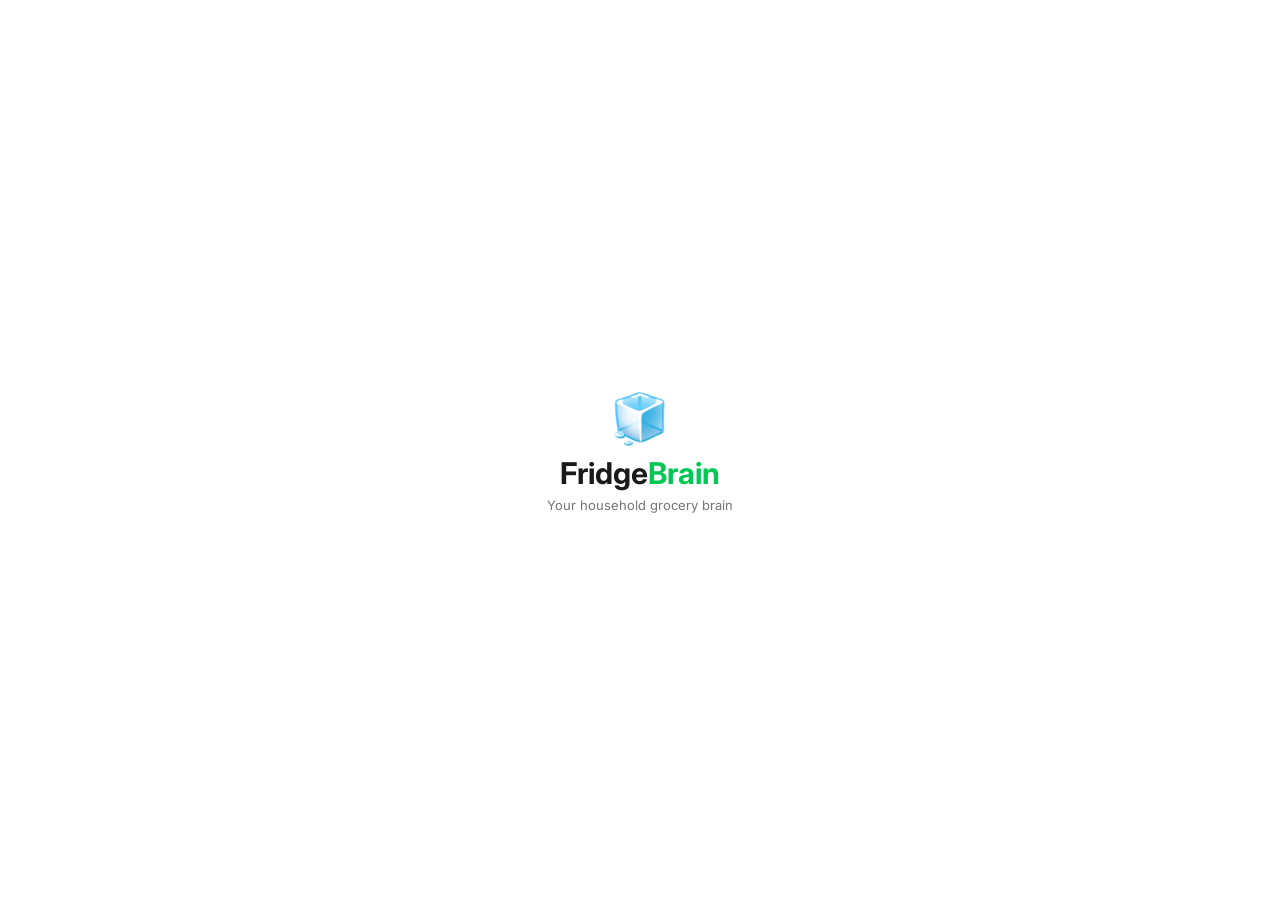
<file: splash-2.html>
<!DOCTYPE html>
<html lang="en">
<head>
  <meta charset="UTF-8">
  <meta name="viewport" content="width=device-width, initial-scale=1.0, viewport-fit=cover">
  <title>FridgeBrain</title>
  <link rel="preconnect" href="https://fonts.googleapis.com">
  <link rel="preconnect" href="https://fonts.gstatic.com" crossorigin>
  <link href="https://fonts.googleapis.com/css2?family=Inter:wght@400;500;600;700&display=swap" rel="stylesheet">
  <link rel="apple-touch-icon" href="icon-192.svg">
  <link rel="manifest" href="manifest.json">
  <meta name="apple-mobile-web-app-capable" content="yes">
  <meta name="apple-mobile-web-app-status-bar-style" content="black-translucent">
  <meta name="theme-color" content="#00C853">
  <link rel="stylesheet" href="style.css">
  <style>
    /* Tab bar */
    .tab-bar { position: absolute; bottom: 0; left: 0; right: 0; display: flex; background: #FFFFFF; border-top: 1px solid #F0F0F0; padding: 4px 0 calc(4px + env(safe-area-inset-bottom, 0px)); z-index: 80; align-items: flex-end; }
    .tab-item { flex: 1; display: flex; flex-direction: column; align-items: center; gap: 2px; padding: 6px 0; background: none; border: none; cursor: pointer; font-family: 'Inter', sans-serif; transition: color 0.15s; color: #BDBDBD; min-height: 48px; }
    .tab-item.active { color: #00C853; }
    .tab-icon { font-size: 20px; }
    .tab-label { font-size: 10px; font-weight: 600; letter-spacing: 0.02em; }
    /* Center raised + button */
    .tab-item-add { flex: 1; display: flex; flex-direction: column; align-items: center; gap: 2px; background: none; border: none; cursor: pointer; font-family: 'Inter', sans-serif; padding: 0; min-height: 48px; justify-content: flex-end; padding-bottom: 6px; }
    .tab-add-circle { width: 52px; height: 52px; background: #00C853; border-radius: 50%; display: flex; align-items: center; justify-content: center; font-size: 28px; color: #FFFFFF; margin-top: -20px; box-shadow: 0 4px 12px rgba(0, 200, 83, 0.3); transition: transform 0.15s, box-shadow 0.15s; }
    .tab-item-add:hover .tab-add-circle { transform: scale(1.05); box-shadow: 0 6px 16px rgba(0, 200, 83, 0.4); }
    .tab-item-add:active .tab-add-circle { transform: scale(0.95); }
    .tab-add-label { font-size: 10px; font-weight: 600; letter-spacing: 0.02em; color: #00C853; margin-top: 2px; }
    /* Hide old FABs */
    .fab-small, .fab-notify, .fab-bar { display: none !important; }
    /* Notify button in top bar */
    .topbar-notify { height: 34px; display: flex; align-items: center; gap: 5px; background: #F5F5F5; border: 1px solid #E0E0E0; border-radius: 20px; padding: 0 12px 0 8px; font-size: 14px; cursor: pointer; font-family: 'Inter', sans-serif; font-weight: 500; font-size: 13px; color: #1A1A1A; transition: background 0.15s, border-color 0.15s; }
    .topbar-notify:hover { background: #EEEEEE; border-color: #BDBDBD; }
    .topbar-right { display: flex; align-items: center; gap: 20px; }
    .toast { bottom: calc(100px + env(safe-area-inset-bottom, 0px)) !important; }
    .coming-soon-btn { width: 44px; height: 44px; display: flex; align-items: center; justify-content: center; background: none; border: none; font-size: 18px; cursor: pointer; border-radius: 50%; transition: background 0.15s; }
    .coming-soon-btn:hover { background: #F5F5F5; }
    .menu-overlay, .slide-menu { display: none !important; }
    .shopping-view { padding-bottom: 100px !important; }
    .inv-view { padding-bottom: 100px !important; }
  </style>
</head>
<body>

<!-- SPLASH: Ingredients Assemble -->
<div class="splash-overlay" id="splashOverlay">
  <div class="s2-bg">
    <div class="s2-emoji s2-e1">🥛</div>
    <div class="s2-emoji s2-e2">🍞</div>
    <div class="s2-emoji s2-e3">🥚</div>
    <div class="s2-emoji s2-e4">🧈</div>
    <div class="s2-emoji s2-e5">🥑</div>
    <div class="s2-emoji s2-e6">🍎</div>
    <div class="splash-logo s2-logo">
      <div class="s2-icon">🧊</div>
      <div class="s2-text">Fridge<span>Brain</span></div>
      <div class="s2-sub">Your household grocery brain</div>
    </div>
  </div>
</div>
<style>
  .splash-overlay { position: fixed; inset: 0; z-index: 9999; }
  .s2-bg { position: absolute; inset: 0; background: #FFFFFF; display: flex; align-items: center; justify-content: center; overflow: hidden; }
  .s2-emoji { position: absolute; font-size: 36px; opacity: 0; }
  .s2-e1 { top: 15%; left: -10%; animation: s2Float 1.2s cubic-bezier(0.2,0.8,0.2,1) 0.1s forwards; }
  .s2-e2 { top: 25%; right: -10%; animation: s2Float2 1.2s cubic-bezier(0.2,0.8,0.2,1) 0.2s forwards; }
  .s2-e3 { bottom: 30%; left: -10%; animation: s2Float 1.2s cubic-bezier(0.2,0.8,0.2,1) 0.3s forwards; }
  .s2-e4 { bottom: 20%; right: -10%; animation: s2Float2 1.2s cubic-bezier(0.2,0.8,0.2,1) 0.15s forwards; }
  .s2-e5 { top: 40%; left: -10%; animation: s2Float 1.2s cubic-bezier(0.2,0.8,0.2,1) 0.25s forwards; }
  .s2-e6 { bottom: 40%; right: -10%; animation: s2Float2 1.2s cubic-bezier(0.2,0.8,0.2,1) 0.35s forwards; }
  .s2-logo { text-align: center; opacity: 0; animation: s2LogoIn 0.5s ease 1.2s forwards; z-index: 2; }
  .s2-icon { font-size: 48px; margin-bottom: 8px; }
  .s2-text { font-family: 'Inter', sans-serif; font-size: 30px; font-weight: 700; color: #1A1A1A; }
  .s2-text span { color: #00C853; }
  .s2-sub { font-size: 13px; color: #757575; margin-top: 6px; }
  .splash-overlay.done { animation: s2Out 0.5s ease forwards; }
  @keyframes s2Float { 0% { opacity: 1; transform: translateX(0); } 60% { opacity: 1; transform: translateX(42vw); } 100% { opacity: 0; transform: translateX(50vw) scale(0); } }
  @keyframes s2Float2 { 0% { opacity: 1; transform: translateX(0); } 60% { opacity: 1; transform: translateX(-42vw); } 100% { opacity: 0; transform: translateX(-50vw) scale(0); } }
  @keyframes s2LogoIn { to { opacity: 1; } }
  @keyframes s2Out { to { opacity: 0; visibility: hidden; } }
</style>
<script>
  setTimeout(function() {
    document.getElementById('splashOverlay').classList.add('done');
    setTimeout(function() { document.getElementById('splashOverlay').remove(); }, 500);
  }, 2200);
</script>

<div class="phone-frame">

  <!-- TOAST -->
  <div class="toast" id="toast">
    <span class="toast-text" id="toastText"></span>
    <button class="toast-action" id="toastAction">Undo</button>
  </div>

  <!-- Store notification banner -->
  <div class="store-notif-banner" id="storeNotifBanner">
    <div class="store-notif-content">
      <div class="store-notif-avatar" id="storeNotifAvatar">SH</div>
      <div class="store-notif-text">
        <div class="store-notif-title" id="storeNotifTitle">Shura is at Whole Foods</div>
        <div class="store-notif-sub">Need anything? Add it to the list now</div>
      </div>
    </div>
    <div class="store-notif-actions">
      <button class="btn btn-primary" id="storeNotifAdd">Add to list</button>
      <button class="store-notif-close" id="storeNotifClose">✕</button>
    </div>
  </div>

  <!-- MENU OVERLAY -->
  <div class="menu-overlay" id="menuOverlay"></div>

  <!-- SLIDE MENU -->
  <div class="slide-menu" id="slideMenu">
    <div class="menu-user">
      <div class="avatar">EB</div>
      <div class="menu-user-info">
        <h4>Elliot Boz</h4>
        <p>elliot.j.boz@gmail.com</p>
      </div>
    </div>
    <div class="menu-items">
      <div class="menu-item active" data-screen="shopping"><span class="menu-item-icon">🛒</span> Shopping List</div>
      <div class="menu-item" data-screen="inventory"><span class="menu-item-icon">📦</span> Inventory</div>
      <div class="menu-item" data-screen="recipes"><span class="menu-item-icon">🍳</span> Recipes</div>
      <div class="menu-item" data-screen="activity"><span class="menu-item-icon">📋</span> Activity</div>
      <div class="menu-item" data-screen="comingsoon"><span class="menu-item-icon">🚀</span> Coming Soon</div>
      <div class="menu-item" data-screen="profile"><span class="menu-item-icon">⚙️</span> Profile & Settings</div>
    </div>
    <div class="menu-signout">
      <div class="menu-item" id="menuSignout"><span class="menu-item-icon">🚪</span> Sign Out</div>
    </div>
  </div>

  <!-- ==================== SCREEN: LOGIN ==================== -->
  <div class="screen login-screen active" id="screen-login">
    <div class="login-logo">
      <div class="icon">🧊</div>
      <h1>Fridge<span>Brain</span></h1>
    </div>
    <div class="login-welcome">Your household grocery brain</div>
    <button class="btn-google" id="googleSignIn">
      <svg width="18" height="18" viewBox="0 0 48 48"><path fill="#FFC107" d="M43.611 20.083H42V20H24v8h11.303c-1.649 4.657-6.08 8-11.303 8-6.627 0-12-5.373-12-12s5.373-12 12-12c3.059 0 5.842 1.154 7.961 3.039l5.657-5.657C34.046 6.053 29.268 4 24 4 12.955 4 4 12.955 4 24s8.955 20 20 20 20-8.955 20-20c0-1.341-.138-2.65-.389-3.917z"/><path fill="#FF3D00" d="M6.306 14.691l6.571 4.819C14.655 15.108 18.961 12 24 12c3.059 0 5.842 1.154 7.961 3.039l5.657-5.657C34.046 6.053 29.268 4 24 4 16.318 4 9.656 8.337 6.306 14.691z"/><path fill="#4CAF50" d="M24 44c5.166 0 9.86-1.977 13.409-5.192l-6.19-5.238A11.91 11.91 0 0124 36c-5.202 0-9.619-3.317-11.283-7.946l-6.522 5.025C9.505 39.556 16.227 44 24 44z"/><path fill="#1976D2" d="M43.611 20.083H42V20H24v8h11.303a12.04 12.04 0 01-4.087 5.571l.003-.002 6.19 5.238C36.971 39.205 44 34 44 24c0-1.341-.138-2.65-.389-3.917z"/></svg>
      Continue with Google
    </button>
    <div class="login-terms">By continuing, you agree to our Terms of Service and Privacy Policy</div>
  </div>

  <!-- ==================== SCREEN: ONBOARDING ==================== -->
  <div class="screen login-screen" id="screen-onboarding">
    <div class="login-logo">
      <div class="icon">🏠</div>
      <h1>Set up your household</h1>
    </div>
    <div class="login-welcome">Join or create a household to get started</div>

    <div class="onboarding-cards">
      <div class="onboarding-card" id="onboardCreate">
        <div class="onboarding-card-icon">✨</div>
        <div class="onboarding-card-title">Create a household</div>
        <div class="onboarding-card-sub">Start fresh and invite your roommates or family</div>
      </div>
      <div class="onboarding-card" id="onboardJoin">
        <div class="onboarding-card-icon">🔗</div>
        <div class="onboarding-card-title">Join a household</div>
        <div class="onboarding-card-sub">Enter an invite code from someone you live with</div>
      </div>
    </div>

    <!-- Create household form -->
    <div id="createHouseholdForm" style="display:none; width:100%;">
      <div class="input-group">
        <label>Household name</label>
        <input type="text" id="newHouseholdName" placeholder="e.g. The Apartment, Family Home">
      </div>
      <button class="btn btn-primary" id="createHouseholdBtn" style="margin-top:8px">Create household</button>
      <button class="btn btn-secondary" id="createHouseholdBack">Back</button>
    </div>

    <!-- Create success -->
    <div id="createHouseholdSuccess" style="display:none; width:100%; text-align:center;">
      <div style="font-size:48px; margin-bottom:16px">🎉</div>
      <h3 style="margin-bottom:8px">Household created!</h3>
      <p style="color:#757575; font-size:14px; margin-bottom:16px">Share this invite code with your household</p>
      <div class="invite-code" id="inviteCodeDisplay">FB</div>
      <button class="btn btn-secondary" id="copyInviteCode" style="margin-top:12px">📋 Copy code</button>
      <button class="btn btn-primary" id="createHouseholdDone" style="margin-top:12px">Get started</button>
    </div>

    <!-- Join household form -->
    <div id="joinHouseholdForm" style="display:none; width:100%;">
      <div class="input-group">
        <label>Invite code</label>
        <input type="text" id="joinInviteCode" placeholder="e.g. FB" style="text-transform:uppercase; text-align:center; font-size:20px; letter-spacing:4px;">
      </div>
      <button class="btn btn-primary" id="joinHouseholdBtn" style="margin-top:8px">Join household</button>
      <button class="btn btn-secondary" id="joinHouseholdBack">Back</button>
    </div>
  </div>


  <!-- ==================== SCREEN: SHOPPING LIST ==================== -->
  <div class="screen" id="screen-shopping">
    <div class="top-bar">
      <button class="coming-soon-btn" onclick="showScreen('comingsoon')">🚀</button><div class="top-bar-logo" style="position:absolute;left:50%;transform:translateX(-50%)">Fridge<span>Brain</span></div><div class="topbar-right"><button class="topbar-notify" id="topbarNotifyBtn">📣 Notify</button><div class="avatar">EB</div></div>
    </div>

    <!-- Add to Home Screen Banner -->
    <div class="pwa-banner" id="pwaBanner">
      <button class="pwa-expand" id="pwaExpand" aria-label="How to add">ⓘ</button>
      <span class="pwa-text">📱 Add FridgeBrain to your home screen for the best experience</span>
      <button class="pwa-dismiss" id="pwaDismiss" aria-label="Dismiss">✕</button>
      <div class="pwa-instructions" id="pwaInstructions">
        <div class="pwa-step"><strong>iPhone (Safari):</strong></div>
        <div class="pwa-step">1. Tap the <strong>Share</strong> button <span style="font-size:14px">⬆️</span> at the bottom</div>
        <div class="pwa-step">2. Scroll down and tap <strong>Add to Home Screen</strong></div>
        <div class="pwa-step">3. Tap <strong>Add</strong> in the top right</div>
        <div class="pwa-step" style="margin-top:10px"><strong>Android (Chrome):</strong></div>
        <div class="pwa-step">1. Tap the <strong>⋮</strong> menu in the top right</div>
        <div class="pwa-step">2. Tap <strong>Add to Home screen</strong></div>
        <div class="pwa-step">3. Tap <strong>Add</strong> to confirm</div>
      </div>
    </div>

    <!-- Mode Toggle -->
    <div class="mode-toggle">
      <button class="mode-btn active" data-mode="daytoday">📋 Day-to-day</button>
      <button class="mode-btn" data-mode="atstore">🛒 At the store</button>
    </div>

    <!-- Suggestions Info Modal -->
    <div class="modal-overlay" id="suggestionsInfoModal">
      <div class="modal">
        <h3>Suggested Items</h3>
        <p>These suggestions are based on your past purchases and ranked by how likely you are to need them. Add any with one tap.</p>
        <button class="btn btn-secondary" id="suggestionsInfoClose">Got it</button>
      </div>
    </div>

    <!-- DAY-TO-DAY VIEW -->
    <div class="shopping-view" id="daytodayView">
      <div class="list-section-header">My List</div>
      <div class="empty-state-inline" id="emptyMyList" style="display:none">
        <div class="empty-icon">🛒</div>
        <div class="empty-title">Your list is empty</div>
        <div class="empty-hint">Tap the <strong>+</strong> button to add your first item</div>
      </div>
      <div id="myListItems">
        <div class="my-list-card">
          <div class="my-list-accent"></div><div class="drag-handle">☰</div><div class="my-list-info">
            <div class="my-list-name">Eggs</div>
            <div class="my-list-qty">12 count</div>
            <div class="my-list-note">Free range preferred</div>
          </div>
          <button class="my-list-remove">×</button>
        </div>
        <div class="my-list-card">
          <div class="my-list-accent"></div><div class="drag-handle">☰</div><div class="my-list-info">
            <div class="my-list-name">Oat Milk</div>
            <div class="my-list-note">Oatly barista edition</div>
          </div>
          <button class="my-list-remove">×</button>
        </div>
        <div class="my-list-card">
          <div class="my-list-accent"></div><div class="drag-handle">☰</div><div class="my-list-info">
            <div class="my-list-name">Avocados</div>
            <div class="my-list-note"></div>
          </div>
          <button class="my-list-remove">×</button>
        </div>
      </div>

      <div class="list-section-header hh-header">Household items</div>
      <div class="empty-state-inline" id="emptyHHList" style="display:none">Items your household adds will show up here</div>
      <div id="householdListItems">
        <div class="hh-list-card">
          <div class="list-item-check"></div>
          <div class="hh-avatar" style="background:#42A5F5">SH</div>
          <div class="hh-list-info">
            <div class="hh-list-name">Whole Milk</div>
            <div class="hh-list-meta">Shura · 2h ago</div>
          </div>
        </div>
        <div class="hh-list-card">
          <div class="list-item-check"></div>
          <div class="hh-avatar" style="background:#AB47BC">NA</div>
          <div class="hh-list-info">
            <div class="hh-list-name">Sourdough Bread</div>
            <div class="hh-list-meta">Nadia · 4h ago</div>
          </div>
        </div>
        <div class="hh-list-card">
          <div class="list-item-check"></div>
          <div class="hh-avatar" style="background:#42A5F5">SH</div>
          <div class="hh-list-info">
            <div class="hh-list-name">Olive Oil</div>
            <div class="hh-list-meta">Shura · 2d ago</div>
          </div>
        </div>
        <div class="hh-list-card">
          <div class="list-item-check"></div>
          <div class="hh-avatar" style="background:#FF9800">KA</div>
          <div class="hh-list-info">
            <div class="hh-list-name">Greek Yogurt</div>
            <div class="hh-list-meta">Kalman · 1d ago</div>
          </div>
        </div>
      </div>

      <!-- Suggestions -->
      <div class="store-suggestions" id="daytodaySuggestions">
        <div class="store-suggestions-header">
          <span>Suggested for you</span>
          <span class="suggestions-info" id="suggestionsInfoBtn">i</span>
        </div>
        <div id="daytodaySuggestionItems"></div>
      </div>

    </div>

    <!-- DAY-TO-DAY FAMILY VIEW -->
    <div class="shopping-view" id="daytodayFamilyView" style="display:none">
      <div class="list-section-header">Shopping List</div>
      <div class="empty-state-inline" id="emptyFamilyList" style="display:none">Your list is empty — tap + to add</div>
      <div id="familyListItems">
        <div class="my-list-card">
          <div class="my-list-accent" style="background:#00C853"></div><div class="drag-handle">☰</div><div class="my-list-info">
            <div class="my-list-name">Eggs</div>
            <div class="my-list-qty">12 count</div>
            <div class="my-list-note">Free range preferred</div>
          </div>
          <button class="my-list-remove">×</button>
        </div>
        <div class="my-list-card">
          <div class="my-list-accent" style="background:#00C853"></div><div class="drag-handle">☰</div><div class="my-list-info">
            <div class="my-list-name">Whole Milk</div>
            <div class="my-list-note"></div>
          </div>
          <button class="my-list-remove">×</button>
        </div>
        <div class="my-list-card">
          <div class="my-list-accent" style="background:#00C853"></div><div class="drag-handle">☰</div><div class="my-list-info">
            <div class="my-list-name">Sourdough Bread</div>
            <div class="my-list-note">From the bakery section</div>
          </div>
          <button class="my-list-remove">×</button>
        </div>
        <div class="my-list-card">
          <div class="my-list-accent" style="background:#00C853"></div><div class="drag-handle">☰</div><div class="my-list-info">
            <div class="my-list-name">Olive Oil</div>
            <div class="my-list-note">Extra virgin</div>
          </div>
          <button class="my-list-remove">×</button>
        </div>
        <div class="my-list-card">
          <div class="my-list-accent" style="background:#00C853"></div><div class="drag-handle">☰</div><div class="my-list-info">
            <div class="my-list-name">Greek Yogurt</div>
            <div class="my-list-note"></div>
          </div>
          <button class="my-list-remove">×</button>
        </div>
      </div>

      <!-- Suggestions -->
      <div class="store-suggestions" id="familyDaytodaySuggestions">
        <div class="store-suggestions-header">
          <span>Suggested for you</span>
          <span class="suggestions-info" id="familySuggestionsInfoBtn">i</span>
        </div>
        <div id="familyDaytodaySuggestionItems"></div>
      </div>

    </div>

    <!-- AT THE STORE FAMILY VIEW -->
    <div class="shopping-view" id="atstoreFamilyView" style="display:none">
      <div class="store-scroll-area">
        <div class="store-section-label store-yours">Shopping List</div>
        <div id="storeFamilyItems">
          <div class="store-item store-item-mine">
            <div class="store-check"></div>
            <div class="store-item-name">Eggs</div>
          </div>
          <div class="store-item store-item-mine">
            <div class="store-check"></div>
            <div class="store-item-name">Whole Milk</div>
          </div>
          <div class="store-item store-item-mine">
            <div class="store-check"></div>
            <div class="store-item-name">Sourdough Bread</div>
          </div>
          <div class="store-item store-item-mine">
            <div class="store-check"></div>
            <div class="store-item-name">Olive Oil</div>
          </div>
          <div class="store-item store-item-mine">
            <div class="store-check"></div>
            <div class="store-item-name">Greek Yogurt</div>
          </div>
        </div>
        <div style="padding:16px 20px">
          <button class="btn btn-primary" id="doneShoppingFamily">Done shopping</button>
        </div>
      </div>

    </div>

    <!-- AT THE STORE VIEW -->
    <div class="shopping-view" id="atstoreView" style="display:none">
      <div class="store-scroll-area">
        <div class="store-section-label store-yours">Your items</div>
        <div id="storeMyItems">
          <div class="store-item store-item-mine">
            <div class="store-check"></div>
            <div class="store-item-name">Eggs</div>
          </div>
          <div class="store-item store-item-mine">
            <div class="store-check"></div>
            <div class="store-item-name">Oat Milk</div>
          </div>
        </div>

        <div class="store-section-label">Others' items</div>
        <div id="storeHHItems">
          <div class="store-item">
            <div class="store-check"></div>
            <div class="store-avatar" style="background:#42A5F5">SH</div>
            <div class="store-item-name">Whole Milk</div>
          </div>
          <div class="store-item">
            <div class="store-check"></div>
            <div class="store-avatar" style="background:#AB47BC">NA</div>
            <div class="store-item-name">Sourdough Bread</div>
          </div>
          <div class="store-item">
            <div class="store-check"></div>
            <div class="store-avatar" style="background:#42A5F5">SH</div>
            <div class="store-item-name">Olive Oil</div>
          </div>
          <div class="store-item">
            <div class="store-check"></div>
            <div class="store-avatar" style="background:#FF9800">KA</div>
            <div class="store-item-name">Greek Yogurt</div>
          </div>
        </div>

        <div style="padding:16px 20px">
          <button class="btn btn-primary" id="doneShopping">Done shopping</button>
        </div>
      </div>

    </div>

    <!-- Done Shopping Modal -->
    <div class="modal-overlay" id="doneShoppingModal">
      <div class="modal">
        <h3>All done! 🎉</h3>
        <p>Checked items will be cleared from the list and added to your inventory</p>
        <button class="btn btn-primary" id="doneShoppingClose">Done</button>
      </div>
    </div>

    <!-- Add Item Modal -->
    <div class="modal-overlay" id="addItemModal">
      <div class="modal modal-tall" style="text-align:left">
        <h3 style="text-align:center">Add to List</h3>
        <div class="input-group" style="margin-top:16px">
          <label>Search or type an item</label>
          <input type="text" id="addItemName" placeholder="e.g. Milk, Eggs, Bread..." autocomplete="off">
        </div>
        <div class="autocomplete-results" id="autocompleteResults"></div>
        <div id="selectedItemArea" style="display:none">
          <div class="selected-item-chip" id="selectedChip"></div>
          <div class="input-group" style="margin-top:12px">
            <label>Quantity (optional)</label>
            <input type="text" id="addItemQty" placeholder="e.g. 1 gallon, 2 boxes, 6 count">
          </div>
          <div class="input-group">
            <label>Notes (optional)</label>
            <input type="text" id="addItemNotes" placeholder="e.g. Unsweetened, Califia brand">
          </div>
          <button class="btn btn-primary" id="addItemConfirm" style="margin-top:12px">Add to list</button>
        </div>
        <button class="btn btn-secondary" id="addItemCancel" style="margin-top:8px">Cancel</button>
      </div>
    </div>

    <!-- Item Added Confirmation Modal -->
    <div class="modal-overlay" id="addedConfirmModal">
      <div class="modal">
        <h3>✅ Added!</h3>
        <p id="addedItemText">Item added to your list</p>
        <button class="btn btn-secondary" id="addedDone">Done</button>
      </div>
    </div>

    <!-- Edit Item Modal -->
    <div class="modal-overlay" id="editItemModal">
      <div class="modal" style="text-align:left">
        <h3 style="text-align:center">Edit Item</h3>
        <div class="input-group" style="margin-top:16px">
          <label>Item name</label>
          <input type="text" id="editItemName">
        </div>
        <div class="input-group">
          <label>Notes</label>
          <input type="text" id="editItemNotes" placeholder="Add a note...">
        </div>
        <button class="btn btn-primary" id="editItemSave" style="margin-top:12px">Save</button>
        <button class="btn btn-danger" id="editItemDelete" style="margin-top:8px">Remove from list</button>
        <button class="btn btn-secondary" id="editItemCancel" style="margin-top:8px">Cancel</button>
      </div>
    </div>

    <!-- Duplicate Item Modal -->
    <div class="modal-overlay" id="duplicateModal">
      <div class="modal">
        <h3>⚠️ Duplicate item</h3>
        <p id="duplicateText">This item is already on the list</p>
        <button class="btn btn-primary" id="duplicateConfirm">Add anyway</button>
        <button class="btn btn-secondary" id="duplicateCancel">Cancel</button>
      </div>
    </div>

    <!-- Notify Modal -->
    <div class="modal-overlay" id="notifyModal">
      <div class="modal">
        <h3>Heading to the store soon</h3>
        <p>Let everyone know what they need</p>
        <select class="modal-select" id="notifyStore">
          <option>📍 Whole Foods</option>
          <option>📍 Trader Joe's</option>
          <option>📍 Target</option>
        </select>
        <button class="btn btn-primary" id="notifyConfirm" style="margin-top:16px">Send notification</button>
        <button class="btn btn-secondary" id="notifyCancel">Cancel</button>
      </div>
    </div>

    <div class="fab-bar"></div>
    <button class="fab-notify" id="notifyFab">📣</button>
    <button class="fab-small" id="addToMyListFab">+</button>
  </div>

  <!-- ==================== SCREEN: INVENTORY ==================== -->
  <div class="screen" id="screen-inventory">
    <div class="top-bar">
      <button class="coming-soon-btn" onclick="showScreen('comingsoon')">🚀</button>
      <div class="top-bar-logo">Fridge<span>Brain</span></div>
      <div class="avatar">EB</div>
    </div>

    <div class="section-header">Inventory</div>

    <div class="mode-toggle" id="invModeToggle">
      <button class="mode-btn active" data-inv="mine">Mine</button>
      <button class="mode-btn" data-inv="household">Household</button>
    </div>

    <div class="inv-search"><input type="text" id="invSearchInput" placeholder="Search inventory..." autocomplete="off"></div>

    <!-- MINE VIEW -->
    <div class="inv-view" id="invMineView">
      <div class="empty-state-inline" id="emptyInvMine" style="display:none">Items you buy will show up here after you finish shopping</div>
      <div class="inventory-grid">
        <div class="inventory-card" data-inv-item="butter"><div class="inventory-card-name">Butter</div><div class="inventory-card-qty">1 lb</div><span class="status-badge status-green">Plenty</span></div>
        <div class="inventory-card" data-inv-item="cheese"><div class="inventory-card-name">Cheddar Cheese</div><div class="inventory-card-qty">8 oz</div><span class="status-badge status-yellow">Running Low</span></div>
        <div class="inventory-card" data-inv-item="yogurt"><div class="inventory-card-name">Greek Yogurt</div><div class="inventory-card-qty">1 container</div><span class="status-badge status-red">Almost Out</span></div>
        <div class="inventory-card" data-inv-item="pasta"><div class="inventory-card-name">Pasta</div><div class="inventory-card-qty">2 boxes</div><span class="status-badge status-green">Plenty</span></div>
        <div class="inventory-card" data-inv-item="eggs-mine"><div class="inventory-card-name">Eggs</div><div class="inventory-card-qty">12 count</div><span class="status-badge status-yellow">Running Low</span></div>
        <div class="inventory-card" data-inv-item="oliveoil"><div class="inventory-card-name">Olive Oil</div><div class="inventory-card-qty">1 bottle</div><span class="status-badge status-green">Plenty</span></div>
        <div class="inventory-card" data-inv-item="chicken"><div class="inventory-card-name">Chicken Breast</div><div class="inventory-card-qty">1 lb</div><span class="status-badge status-green">Plenty</span></div>
        <div class="inventory-card" data-inv-item="spinach"><div class="inventory-card-name">Spinach</div><div class="inventory-card-qty">1 bag</div><span class="status-badge status-yellow">Running Low</span></div>
        <div class="inventory-card" data-inv-item="bread-mine"><div class="inventory-card-name">Sourdough Bread</div><div class="inventory-card-qty">1 loaf</div><span class="status-badge status-green">Plenty</span></div>
        <div class="inventory-card" data-inv-item="salt-mine"><div class="inventory-card-name">Salt</div><div class="inventory-card-qty">1 container</div><span class="status-badge status-green">Plenty</span></div>
        <div class="inventory-card" data-inv-item="rice-mine"><div class="inventory-card-name">Rice</div><div class="inventory-card-qty">5 lb bag</div><span class="status-badge status-green">Plenty</span></div>
        <div class="inventory-card" data-inv-item="bananas-mine"><div class="inventory-card-name">Bananas</div><div class="inventory-card-qty">4 count</div><span class="status-badge status-yellow">Running Low</span></div>
        <div class="inventory-card" data-inv-item="garlic-mine"><div class="inventory-card-name">Garlic</div><div class="inventory-card-qty">1 head</div><span class="status-badge status-green">Plenty</span></div>
        <div class="inventory-card" data-inv-item="onions-mine"><div class="inventory-card-name">Onions</div><div class="inventory-card-qty">3 count</div><span class="status-badge status-green">Plenty</span></div>
      </div>
    </div>

    <!-- HOUSEHOLD VIEW -->
    <div class="inv-view" id="invHouseholdView" style="display:none">
      <div class="empty-state-inline" id="emptyInvHH" style="display:none">Items you buy will show up here after you finish shopping</div>
      <div class="inv-person-group">
        <div class="inv-person-header" style="border-left-color:#42A5F5"><div class="hh-avatar" style="background:#42A5F5">SH</div><span>Shura's Items</span></div>
        <div class="inventory-grid">
          <div class="inventory-card" data-inv-item="apples-j" data-readonly="true"><div class="inventory-card-name">Apples</div><div class="inventory-card-qty">6 count</div><span class="status-badge status-green">Plenty</span></div>
          <div class="inventory-card" data-inv-item="bananas-j" data-readonly="true"><div class="inventory-card-name">Bananas</div><div class="inventory-card-qty">4 count</div><span class="status-badge status-yellow">Running Low</span></div>
          <div class="inventory-card" data-inv-item="coffee-j" data-readonly="true"><div class="inventory-card-name">Coffee</div><div class="inventory-card-qty">1 bag</div><span class="status-badge status-green">Plenty</span></div>
          <div class="inventory-card" data-inv-item="milk-j" data-readonly="true"><div class="inventory-card-name">Whole Milk</div><div class="inventory-card-qty">1 gallon</div><span class="status-badge status-yellow">Running Low</span></div>
        </div>
      </div>
      <div class="inv-person-group">
        <div class="inv-person-header" style="border-left-color:#AB47BC"><div class="hh-avatar" style="background:#AB47BC">NA</div><span>Nadia's Items</span></div>
        <div class="inventory-grid">
          <div class="inventory-card" data-inv-item="rice-s" data-readonly="true"><div class="inventory-card-name">Rice</div><div class="inventory-card-qty">5 lb bag</div><span class="status-badge status-green">Plenty</span></div>
          <div class="inventory-card" data-inv-item="sauce-s" data-readonly="true"><div class="inventory-card-name">Tomato Sauce</div><div class="inventory-card-qty">1 jar</div><span class="status-badge status-red">Almost Out</span></div>
          <div class="inventory-card" data-inv-item="hummus-s" data-readonly="true"><div class="inventory-card-name">Hummus</div><div class="inventory-card-qty">1 tub</div><span class="status-badge status-green">Plenty</span></div>
          <div class="inventory-card" data-inv-item="broth-s" data-readonly="true"><div class="inventory-card-name">Chicken Broth</div><div class="inventory-card-qty">2 cartons</div><span class="status-badge status-green">Plenty</span></div>
        </div>
      </div>
      <div class="inv-person-group">
        <div class="inv-person-header" style="border-left-color:#FF9800"><div class="hh-avatar" style="background:#FF9800">KA</div><span>Kalman's Items</span></div>
        <div class="inventory-grid">
          <div class="inventory-card" data-inv-item="oranges-k" data-readonly="true"><div class="inventory-card-name">Oranges</div><div class="inventory-card-qty">6 count</div><span class="status-badge status-green">Plenty</span></div>
          <div class="inventory-card" data-inv-item="peanutbutter-k" data-readonly="true"><div class="inventory-card-name">Peanut Butter</div><div class="inventory-card-qty">1 jar</div><span class="status-badge status-yellow">Running Low</span></div>
        </div>
      </div>
    </div>

    <!-- FAMILY INVENTORY VIEW -->
    <div class="inv-view" id="invFamilyView" style="display:none">
      <div class="empty-state-inline" id="emptyInvFamily" style="display:none">Items you buy will show up here after you finish shopping</div>
      <div class="inventory-grid">
        <div class="inventory-card" data-inv-item="butter"><div class="inventory-card-name">Butter</div><div class="inventory-card-qty">1 lb</div><span class="status-badge status-green">Plenty</span></div>
        <div class="inventory-card" data-inv-item="cheese"><div class="inventory-card-name">Cheddar Cheese</div><div class="inventory-card-qty">8 oz</div><span class="status-badge status-yellow">Running Low</span></div>
        <div class="inventory-card" data-inv-item="yogurt"><div class="inventory-card-name">Greek Yogurt</div><div class="inventory-card-qty">1 container</div><span class="status-badge status-red">Almost Out</span></div>
        <div class="inventory-card" data-inv-item="pasta"><div class="inventory-card-name">Pasta</div><div class="inventory-card-qty">2 boxes</div><span class="status-badge status-green">Plenty</span></div>
        <div class="inventory-card" data-inv-item="eggs-mine"><div class="inventory-card-name">Eggs</div><div class="inventory-card-qty">12 count</div><span class="status-badge status-yellow">Running Low</span></div>
        <div class="inventory-card" data-inv-item="oliveoil"><div class="inventory-card-name">Olive Oil</div><div class="inventory-card-qty">1 bottle</div><span class="status-badge status-green">Plenty</span></div>
        <div class="inventory-card" data-inv-item="chicken"><div class="inventory-card-name">Chicken Breast</div><div class="inventory-card-qty">1 lb</div><span class="status-badge status-green">Plenty</span></div>
        <div class="inventory-card" data-inv-item="spinach"><div class="inventory-card-name">Spinach</div><div class="inventory-card-qty">1 bag</div><span class="status-badge status-yellow">Running Low</span></div>
        <div class="inventory-card" data-inv-item="apples-j"><div class="inventory-card-name">Apples</div><div class="inventory-card-qty">6 count</div><span class="status-badge status-green">Plenty</span></div>
        <div class="inventory-card" data-inv-item="rice-s"><div class="inventory-card-name">Rice</div><div class="inventory-card-qty">5 lb bag</div><span class="status-badge status-green">Plenty</span></div>
        <div class="inventory-card" data-inv-item="sauce-s"><div class="inventory-card-name">Tomato Sauce</div><div class="inventory-card-qty">1 jar</div><span class="status-badge status-red">Almost Out</span></div>
        <div class="inventory-card" data-inv-item="coffee-j"><div class="inventory-card-name">Coffee</div><div class="inventory-card-qty">1 bag</div><span class="status-badge status-green">Plenty</span></div>
      </div>
    </div>

    <!-- Inventory Detail Modal -->
    <div class="modal-overlay" id="invDetailModal">
      <div class="modal" style="text-align:left">
        <h3 id="invDetailName"></h3>
        <div id="invDetailQty" style="font-size:14px;color:#757575;margin:4px 0 8px"></div>
        <div id="invDetailStatus"></div>
        <div id="invDetailActions" style="margin-top:16px">
          <button class="btn btn-primary" id="invRunningLow">Running low — add to my list</button>
          <button class="btn btn-secondary" id="invEdit">Edit</button>
          <button class="btn btn-danger" id="invDelete">Delete</button>
        </div>
        <div id="invDetailReadonly" style="display:none;margin-top:16px">
          <p style="font-size:14px;color:#757575;text-align:center">This item belongs to another household member</p>
        </div>
        <button class="btn btn-secondary" id="invDetailClose" style="margin-top:8px">Close</button>
      </div>
    </div>

    <!-- Add to Inventory Modal -->
    <div class="modal-overlay" id="addInvModal">
      <div class="modal modal-tall" style="text-align:left">
        <h3 style="text-align:center">Add to Inventory</h3>
        <div class="input-group" style="margin-top:16px">
          <label>Search or type an item</label>
          <input type="text" id="addInvSearch" placeholder="e.g. Milk, Eggs, Bread..." autocomplete="off">
        </div>
        <div class="autocomplete-results" id="invAutocomplete"></div>
        <div id="invSelectedArea" style="display:none">
          <div class="selected-item-chip" id="invSelectedChip"></div>
          <div class="input-group" style="margin-top:12px">
            <label>Quantity</label>
            <input type="text" id="addInvQty" placeholder="e.g. 1 lb, 2 boxes">
          </div>
          <div style="margin-top:12px">
            <label style="font-size:13px;font-weight:500;color:#757575">Status</label>
            <div class="status-select">
              <button class="status-opt active" data-status="plenty">Plenty</button>
              <button class="status-opt" data-status="low">Running Low</button>
              <button class="status-opt" data-status="out">Almost Out</button>
            </div>
          </div>
          <button class="btn btn-primary" id="addInvConfirm" style="margin-top:16px">Add to inventory</button>
        </div>
        <button class="btn btn-secondary" id="addInvCancel" style="margin-top:8px">Cancel</button>
      </div>
    </div>

    <div class="fab-bar"></div>
    <button class="fab-small" id="addInventoryBtn">+</button>
  </div>

  <!-- ==================== SCREEN: RECIPES ==================== -->
  <div class="screen" id="screen-recipes">
    <div class="top-bar">
      <button class="coming-soon-btn" onclick="showScreen('comingsoon')">🚀</button>
      <div class="top-bar-logo">Fridge<span>Brain</span></div>
      <div class="avatar">EB</div>
    </div>

    <div class="section-header">Recipes</div>
    <p style="padding:0 20px 12px;font-size:13px;color:#757575">Based on what's in your inventory</p>

    <div class="filter-tabs" id="recipeFilters">
      <button class="filter-tab active" data-rcat="all">All</button>
      <button class="filter-tab" data-rcat="breakfast">🍳 Breakfast</button>
      <button class="filter-tab" data-rcat="lunch">🥗 Lunch</button>
      <button class="filter-tab" data-rcat="dinner">🍽️ Dinner</button>
      <button class="filter-tab" data-rcat="snacks">🍿 Snacks</button>
    </div>

    <div id="recipeList" class="recipe-list">
      <div class="empty-state-inline" id="emptyRecipes" style="display:none">Add items to your inventory to get recipe suggestions</div>
    </div>

    <!-- Recipe Detail Modal -->
    <div class="modal-overlay" id="recipeDetailModal">
      <div class="modal modal-tall" style="text-align:left">
        <div id="recipeDetailContent"></div>
        <button class="btn btn-primary" id="recipeAddMissing" style="margin-top:16px">Add missing items to list</button>
        <button class="btn btn-secondary" id="recipeDetailClose" style="margin-top:8px">Close</button>
      </div>
    </div>
  </div>

  <!-- ==================== SCREEN: COMING SOON ==================== -->
  <div class="screen" id="screen-comingsoon">
    <div class="top-bar">
      <button class="coming-soon-btn" onclick="showScreen('comingsoon')">🚀</button>
      <div class="top-bar-logo">Fridge<span>Brain</span></div>
      <div class="avatar">EB</div>
    </div>

    <div class="section-header">Coming Soon</div>
    <p style="padding:0 20px 20px;font-size:14px;color:#757575;line-height:1.5">We're building these features next. Vote on what matters most to you!</p>

    <div class="coming-soon-list">
      <div class="cs-card">
        <div class="cs-icon">📷</div>
        <div class="cs-info">
          <div class="cs-title">Receipt Scanning</div>
          <div class="cs-desc">Snap a photo of your receipt to auto-add items to inventory and track spending</div>
        </div>
        <button class="cs-vote" data-voted="false">👍</button>
      </div>

      <div class="cs-card">
        <div class="cs-icon">💰</div>
        <div class="cs-info">
          <div class="cs-title">Cost Splitting</div>
          <div class="cs-desc">Split grocery costs between household members and see who owes what</div>
        </div>
        <button class="cs-vote" data-voted="false">👍</button>
      </div>

      <div class="cs-card">
        <div class="cs-icon">💸</div>
        <div class="cs-info">
          <div class="cs-title">Venmo / Splitwise Integration</div>
          <div class="cs-desc">Settle up directly through Venmo or Splitwise without leaving the app</div>
        </div>
        <button class="cs-vote" data-voted="false">👍</button>
      </div>

      <div class="cs-card">
        <div class="cs-icon">🔔</div>
        <div class="cs-info">
          <div class="cs-title">Push Notifications</div>
          <div class="cs-desc">Get notified when someone's at the store, adds items, or when you're running low</div>
        </div>
        <button class="cs-vote" data-voted="false">👍</button>
      </div>

      <div class="cs-card">
        <div class="cs-icon">📊</div>
        <div class="cs-info">
          <div class="cs-title">Spending Analytics</div>
          <div class="cs-desc">See monthly spending trends, most-purchased items, and budget tracking</div>
        </div>
        <button class="cs-vote" data-voted="false">👍</button>
      </div>

      <div class="cs-card">
        <div class="cs-icon">🏪</div>
        <div class="cs-info">
          <div class="cs-title">Store Price Comparison</div>
          <div class="cs-desc">Compare prices across stores to find the best deals on your list</div>
        </div>
        <button class="cs-vote" data-voted="false">👍</button>
      </div>
    </div>

    <div style="padding:20px">
      <div class="cs-feedback-header">Have an idea?</div>
      <div class="input-group" style="margin-top:8px">
        <input type="text" id="csFeedbackInput" placeholder="Tell us what feature you'd love to see...">
      </div>
      <button class="btn btn-primary" id="csFeedbackSubmit">Submit feedback</button>
    </div>

    <div style="height:40px"></div>
  </div>

  <!-- ==================== SCREEN: ACTIVITY ==================== -->
  <div class="screen" id="screen-activity">
    <div class="top-bar">
      <button class="coming-soon-btn" onclick="showScreen('comingsoon')">🚀</button>
      <div class="top-bar-logo">Fridge<span>Brain</span></div>
      <div class="avatar">EB</div>
    </div>
    <div class="section-header">Activity</div>
    <div class="activity-filters">
      <button class="filter-tab active">All</button>
      <button class="filter-tab">Elliot</button>
      <button class="filter-tab">Shura</button>
      <button class="filter-tab">Nadia</button>
      <button class="filter-tab">Kalman</button>
    </div>
    <div class="activity-list">
      <div class="empty-state-inline" id="emptyActivity" style="display:none">No activity yet — it'll show up as your household starts using FridgeBrain</div>
      <div class="activity-item" data-person="Shura"><div class="activity-avatar" style="background:#42A5F5">SH</div><div class="activity-content"><div class="activity-text"><strong>Shura</strong> bought groceries at Whole Foods</div><div class="activity-time">2h ago</div></div></div>
      <div class="activity-item" data-person="Nadia"><div class="activity-avatar" style="background:#AB47BC">NA</div><div class="activity-content"><div class="activity-text"><strong>Nadia</strong> added Oat Milk to the list</div><div class="activity-time">4h ago</div></div></div>
      <div class="activity-item" data-person="Kalman"><div class="activity-avatar" style="background:#FF9800">KA</div><div class="activity-content"><div class="activity-text"><strong>Kalman</strong> added Greek Yogurt to the list</div><div class="activity-time">5h ago</div></div></div>
      <div class="activity-item" data-person="Elliot"><div class="activity-avatar" style="background:#00C853">EB</div><div class="activity-content"><div class="activity-text"><strong>Elliot</strong> marked Eggs as running low</div><div class="activity-time">6h ago</div></div></div>
      <div class="activity-item" data-person="Shura"><div class="activity-avatar" style="background:#42A5F5">SH</div><div class="activity-content"><div class="activity-text"><strong>Shura</strong> is at Trader Joe's — need anything?</div><div class="activity-time">Yesterday</div></div></div>
      <div class="activity-item" data-person="Kalman"><div class="activity-avatar" style="background:#FF9800">KA</div><div class="activity-content"><div class="activity-text"><strong>Kalman</strong> bought groceries at Target</div><div class="activity-time">Yesterday</div></div></div>
      <div class="activity-item" data-person="Nadia"><div class="activity-avatar" style="background:#AB47BC">NA</div><div class="activity-content"><div class="activity-text"><strong>Nadia</strong> settled $28.50 with the household</div><div class="activity-time">2d ago</div></div></div>
      <div class="activity-item" data-person="Elliot"><div class="activity-avatar" style="background:#00C853">EB</div><div class="activity-content"><div class="activity-text"><strong>Elliot</strong> scanned a receipt from Trader Joe's</div><div class="activity-time">3d ago</div></div></div>
      <div class="activity-item" data-person="Shura"><div class="activity-avatar" style="background:#42A5F5">SH</div><div class="activity-content"><div class="activity-text"><strong>Shura</strong> added Olive Oil to the list</div><div class="activity-time">3d ago</div></div></div>
      <div class="activity-item" data-person="Kalman"><div class="activity-avatar" style="background:#FF9800">KA</div><div class="activity-content"><div class="activity-text"><strong>Kalman</strong> marked Peanut Butter as running low</div><div class="activity-time">3d ago</div></div></div>
      <div class="activity-item" data-person="Nadia"><div class="activity-avatar" style="background:#AB47BC">NA</div><div class="activity-content"><div class="activity-text"><strong>Nadia</strong> marked Tomato Sauce as almost out</div><div class="activity-time">4d ago</div></div></div>
    </div>
  </div>

  <!-- ==================== SCREEN: PROFILE ==================== -->
  <div class="screen" id="screen-profile">
    <div class="top-bar">
      <button class="coming-soon-btn" onclick="showScreen('comingsoon')">🚀</button>
      <div class="top-bar-logo">Fridge<span>Brain</span></div>
      <div class="avatar">EB</div>
    </div>
    <div class="profile-content">
      <div class="profile-header">
        <div class="profile-avatar">EB</div>
        <div class="profile-name">Elliot Boz</div>
        <div class="profile-email">elliot.j.boz@gmail.com</div>
      </div>

      <div class="profile-section">
        <div class="profile-section-title">Your Household</div>
        <div class="profile-card">
          <div>
            <div class="profile-card-name">🏠 The Apartment</div>
            <div class="profile-card-meta">4 members</div>
          </div>
        </div>

        <div class="member-list">
          <div class="member-row">
            <div class="hh-avatar" style="background:#00C853">EB</div>
            <div class="member-info">
              <span class="member-name">Elliot Boz</span>
              <span class="member-badge admin-badge">Admin</span>
            </div>
          </div>
          <div class="member-row">
            <div class="hh-avatar" style="background:#42A5F5">SH</div>
            <div class="member-info"><span class="member-name">Shura</span></div>
            <button class="member-remove" data-member="Shura">✕</button>
          </div>
          <div class="member-row">
            <div class="hh-avatar" style="background:#AB47BC">NA</div>
            <div class="member-info"><span class="member-name">Nadia</span></div>
            <button class="member-remove" data-member="Nadia">✕</button>
          </div>
          <div class="member-row">
            <div class="hh-avatar" style="background:#FF9800">KA</div>
            <div class="member-info"><span class="member-name">Kalman</span></div>
            <button class="member-remove" data-member="Kalman">✕</button>
          </div>

      <!-- Remove Member Confirmation -->
      <div class="modal-overlay" id="removeMemberModal">
        <div class="modal">
          <h3>Remove member?</h3>
          <p id="removeMemberText"></p>
          <button class="btn btn-danger" id="removeMemberConfirm">Yes, remove</button>
          <button class="btn btn-secondary" id="removeMemberCancel">Cancel</button>
        </div>
      </div>
        </div>

        <div class="invite-section">
          <div class="profile-section-title" style="margin-top:16px">Invite Code</div>
          <div class="invite-code-row">
            <div class="invite-code">FB</div>
            <button class="btn-copy" id="profileCopyCode">📋 Copy</button>
          </div>
          <button class="btn btn-secondary" id="regenInviteCode" style="margin-top:8px">Regenerate code</button>
        </div>
      </div>

      <div class="profile-section">
        <div class="profile-section-title">Household Mode</div>
        <div class="toggle-row">
          <div>
            <span class="toggle-label">Family mode</span>
            <div class="info-tooltip" id="familyModeInfo">ⓘ</div>
          </div>
          <div class="toggle-switch" id="familyModeToggle"></div>
        </div>
        <div class="family-mode-desc" id="familyModeDesc">When enabled, the shopping list is shared — no separation between individual members' items. Best for families where groceries are communal.</div>
      </div>

      <div class="profile-section">
        <div class="profile-section-title">Notifications</div>
        <div class="toggle-row"><span class="toggle-label">Someone is at the store</span><div class="toggle-switch on"></div></div>
        <div class="toggle-row"><span class="toggle-label">Item added to list</span><div class="toggle-switch on"></div></div>
        <div class="toggle-row"><span class="toggle-label">Running low reminder</span><div class="toggle-switch"></div></div>
      </div>

      <div class="profile-section">
        <div class="profile-section-title">Linked Stores</div>
        <div><span class="store-tag">📍 Whole Foods</span><span class="store-tag">📍 Trader Joe's</span><span class="store-tag">📍 Target</span></div>
        <div class="profile-buttons">
          <button class="btn btn-secondary" id="addStoreBtn">Add a store</button>
        </div>
      </div>

      <button class="btn btn-danger" id="leaveHouseholdBtn" style="margin-top:8px">Leave household</button>

      <!-- Leave Household Confirmation -->
      <div class="modal-overlay" id="leaveHouseholdModal">
        <div class="modal">
          <h3>Leave household?</h3>
          <p>You'll lose access to the shared shopping list, inventory, and activity. You can rejoin with an invite code.</p>
          <button class="btn btn-danger" id="leaveHouseholdConfirm">Yes, leave</button>
          <button class="btn btn-secondary" id="leaveHouseholdCancel">Cancel</button>
        </div>
      </div>
      <button class="btn btn-danger" id="profileSignout" style="margin-top:8px">Sign Out</button>
    </div>
  </div>

  <!-- BOTTOM TAB BAR -->
  <div class="tab-bar" id="tabBar">
    <button class="tab-item active" data-tab="shopping">
      <span class="tab-icon">🛒</span>
      <span class="tab-label">Shopping</span>
    </button>
    <button class="tab-item" data-tab="inventory">
      <span class="tab-icon">📦</span>
      <span class="tab-label">Inventory</span>
    </button>
    <button class="tab-item-add" id="tabAddBtn">
      <div class="tab-add-circle">+</div>
      <span class="tab-add-label">Add</span>
    </button>
    <button class="tab-item" data-tab="recipes">
      <span class="tab-icon">🍳</span>
      <span class="tab-label">Recipes</span>
    </button>
    <button class="tab-item" data-tab="profile">
      <span class="tab-icon">👤</span>
      <span class="tab-label">Profile</span>
    </button>
  </div>

</div>

<script src="groceryDB.js"></script>
<script src="app.js"></script>
<script>
  (function () {
    var tabBar = document.getElementById('tabBar');
    var tabItems = document.querySelectorAll('.tab-item');

    function updateTabBarVisibility(screenId) {
      tabBar.style.display = (screenId === 'login' || screenId === 'onboarding') ? 'none' : '';
    }

    tabItems.forEach(function (tab) {
      tab.addEventListener('click', function () {
        tabItems.forEach(function (t) { t.classList.remove('active'); });
        tab.classList.add('active');
        showScreen(tab.getAttribute('data-tab'));
      });
    });

    var _origShowScreen = showScreen;
    showScreen = function (id) {
      _origShowScreen(id);
      updateTabBarVisibility(id);
      tabItems.forEach(function (t) {
        t.classList.toggle('active', t.getAttribute('data-tab') === id);
      });
    };

    updateTabBarVisibility('login');

    // Center + button opens add item modal
    document.getElementById('tabAddBtn').addEventListener('click', function () {
      addItemModal.classList.add('open');
    });

    // Top bar notify button opens notify modal
    document.getElementById('topbarNotifyBtn').addEventListener('click', function () {
      notifyModal.classList.add('open');
    });
  })();
</script>
</body>
</html>
</file>
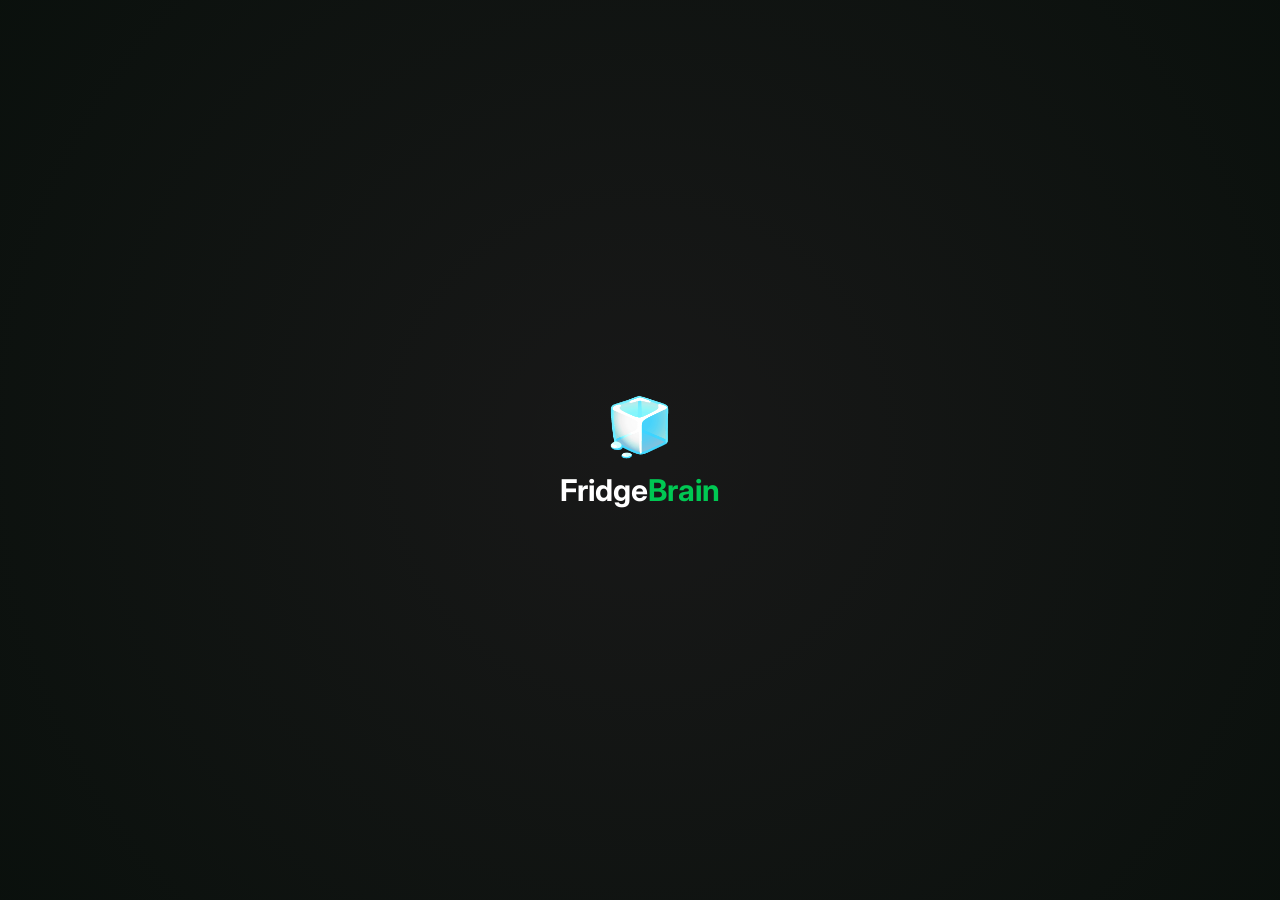
<file: splash-3.html>
<!DOCTYPE html>
<html lang="en">
<head>
  <meta charset="UTF-8">
  <meta name="viewport" content="width=device-width, initial-scale=1.0, viewport-fit=cover">
  <title>FridgeBrain</title>
  <link rel="preconnect" href="https://fonts.googleapis.com">
  <link rel="preconnect" href="https://fonts.gstatic.com" crossorigin>
  <link href="https://fonts.googleapis.com/css2?family=Inter:wght@400;500;600;700&display=swap" rel="stylesheet">
  <link rel="apple-touch-icon" href="icon-192.svg">
  <link rel="manifest" href="manifest.json">
  <meta name="apple-mobile-web-app-capable" content="yes">
  <meta name="apple-mobile-web-app-status-bar-style" content="black-translucent">
  <meta name="theme-color" content="#00C853">
  <link rel="stylesheet" href="style.css">
  <style>
    /* Tab bar */
    .tab-bar { position: absolute; bottom: 0; left: 0; right: 0; display: flex; background: #FFFFFF; border-top: 1px solid #F0F0F0; padding: 4px 0 calc(4px + env(safe-area-inset-bottom, 0px)); z-index: 80; align-items: flex-end; }
    .tab-item { flex: 1; display: flex; flex-direction: column; align-items: center; gap: 2px; padding: 6px 0; background: none; border: none; cursor: pointer; font-family: 'Inter', sans-serif; transition: color 0.15s; color: #BDBDBD; min-height: 48px; }
    .tab-item.active { color: #00C853; }
    .tab-icon { font-size: 20px; }
    .tab-label { font-size: 10px; font-weight: 600; letter-spacing: 0.02em; }
    /* Center raised + button */
    .tab-item-add { flex: 1; display: flex; flex-direction: column; align-items: center; gap: 2px; background: none; border: none; cursor: pointer; font-family: 'Inter', sans-serif; padding: 0; min-height: 48px; justify-content: flex-end; padding-bottom: 6px; }
    .tab-add-circle { width: 52px; height: 52px; background: #00C853; border-radius: 50%; display: flex; align-items: center; justify-content: center; font-size: 28px; color: #FFFFFF; margin-top: -20px; box-shadow: 0 4px 12px rgba(0, 200, 83, 0.3); transition: transform 0.15s, box-shadow 0.15s; }
    .tab-item-add:hover .tab-add-circle { transform: scale(1.05); box-shadow: 0 6px 16px rgba(0, 200, 83, 0.4); }
    .tab-item-add:active .tab-add-circle { transform: scale(0.95); }
    .tab-add-label { font-size: 10px; font-weight: 600; letter-spacing: 0.02em; color: #00C853; margin-top: 2px; }
    /* Hide old FABs */
    .fab-small, .fab-notify, .fab-bar { display: none !important; }
    /* Notify button in top bar */
    .topbar-notify { height: 34px; display: flex; align-items: center; gap: 5px; background: #F5F5F5; border: 1px solid #E0E0E0; border-radius: 20px; padding: 0 12px 0 8px; font-size: 14px; cursor: pointer; font-family: 'Inter', sans-serif; font-weight: 500; font-size: 13px; color: #1A1A1A; transition: background 0.15s, border-color 0.15s; }
    .topbar-notify:hover { background: #EEEEEE; border-color: #BDBDBD; }
    .topbar-right { display: flex; align-items: center; gap: 20px; }
    .toast { bottom: calc(100px + env(safe-area-inset-bottom, 0px)) !important; }
    .coming-soon-btn { width: 44px; height: 44px; display: flex; align-items: center; justify-content: center; background: none; border: none; font-size: 18px; cursor: pointer; border-radius: 50%; transition: background 0.15s; }
    .coming-soon-btn:hover { background: #F5F5F5; }
    .menu-overlay, .slide-menu { display: none !important; }
    .shopping-view { padding-bottom: 100px !important; }
    .inv-view { padding-bottom: 100px !important; }
  </style>
</head>
<body>

<!-- SPLASH: The Lightbulb Moment -->
<div class="splash-overlay" id="splashOverlay">
  <div class="s3-bg">
    <div class="s3-light"></div>
    <div class="s3-content">
      <div class="s3-icon">🧊</div>
      <div class="s3-text">Fridge<span>Brain</span></div>
    </div>
    <div class="s3-glow-ring"></div>
  </div>
</div>
<style>
  .splash-overlay { position: fixed; inset: 0; z-index: 9999; }
  .s3-bg { position: absolute; inset: 0; background: #0A0A0A; display: flex; align-items: center; justify-content: center; overflow: hidden; }
  .s3-light { position: absolute; width: 4px; height: 4px; background: #FFFFFF; border-radius: 50%; top: 50%; left: 50%; transform: translate(-50%, -50%); animation: s3Flicker 0.3s ease 0.3s forwards, s3Expand 0.8s cubic-bezier(0.2,0.8,0.2,1) 0.6s forwards; opacity: 0; }
  .s3-content { position: relative; z-index: 2; text-align: center; opacity: 0; animation: s3ContentIn 0.6s ease 1s forwards; }
  .s3-icon { font-size: 56px; margin-bottom: 12px; filter: brightness(1.2); }
  .s3-text { font-family: 'Inter', sans-serif; font-size: 30px; font-weight: 700; color: #FFFFFF; }
  .s3-text span { color: #00C853; }
  .s3-glow-ring { position: absolute; width: 200px; height: 200px; border-radius: 50%; top: 50%; left: 50%; transform: translate(-50%, -50%); border: 1px solid rgba(0,200,83,0.2); opacity: 0; animation: s3Ring 1s ease 1.2s forwards; }
  .splash-overlay.done { animation: s3Out 0.6s ease forwards; }
  @keyframes s3Flicker { 0% { opacity: 0; } 30% { opacity: 1; } 50% { opacity: 0.3; } 70% { opacity: 1; } 100% { opacity: 1; } }
  @keyframes s3Expand { to { width: 300vw; height: 300vw; background: radial-gradient(circle, rgba(255,255,255,0.06) 0%, rgba(0,200,83,0.03) 30%, transparent 70%); } }
  @keyframes s3ContentIn { 0% { opacity: 0; transform: scale(0.9); } 100% { opacity: 1; transform: scale(1); } }
  @keyframes s3Ring { 0% { opacity: 0; width: 100px; height: 100px; } 50% { opacity: 0.5; } 100% { opacity: 0; width: 350px; height: 350px; } }
  @keyframes s3Out { to { opacity: 0; visibility: hidden; } }
</style>
<script>
  setTimeout(function() {
    document.getElementById('splashOverlay').classList.add('done');
    setTimeout(function() { document.getElementById('splashOverlay').remove(); }, 600);
  }, 2400);
</script>

<div class="phone-frame">

  <!-- TOAST -->
  <div class="toast" id="toast">
    <span class="toast-text" id="toastText"></span>
    <button class="toast-action" id="toastAction">Undo</button>
  </div>

  <!-- Store notification banner -->
  <div class="store-notif-banner" id="storeNotifBanner">
    <div class="store-notif-content">
      <div class="store-notif-avatar" id="storeNotifAvatar">SH</div>
      <div class="store-notif-text">
        <div class="store-notif-title" id="storeNotifTitle">Shura is at Whole Foods</div>
        <div class="store-notif-sub">Need anything? Add it to the list now</div>
      </div>
    </div>
    <div class="store-notif-actions">
      <button class="btn btn-primary" id="storeNotifAdd">Add to list</button>
      <button class="store-notif-close" id="storeNotifClose">✕</button>
    </div>
  </div>

  <!-- MENU OVERLAY -->
  <div class="menu-overlay" id="menuOverlay"></div>

  <!-- SLIDE MENU -->
  <div class="slide-menu" id="slideMenu">
    <div class="menu-user">
      <div class="avatar">EB</div>
      <div class="menu-user-info">
        <h4>Elliot Boz</h4>
        <p>elliot.j.boz@gmail.com</p>
      </div>
    </div>
    <div class="menu-items">
      <div class="menu-item active" data-screen="shopping"><span class="menu-item-icon">🛒</span> Shopping List</div>
      <div class="menu-item" data-screen="inventory"><span class="menu-item-icon">📦</span> Inventory</div>
      <div class="menu-item" data-screen="recipes"><span class="menu-item-icon">🍳</span> Recipes</div>
      <div class="menu-item" data-screen="activity"><span class="menu-item-icon">📋</span> Activity</div>
      <div class="menu-item" data-screen="comingsoon"><span class="menu-item-icon">🚀</span> Coming Soon</div>
      <div class="menu-item" data-screen="profile"><span class="menu-item-icon">⚙️</span> Profile & Settings</div>
    </div>
    <div class="menu-signout">
      <div class="menu-item" id="menuSignout"><span class="menu-item-icon">🚪</span> Sign Out</div>
    </div>
  </div>

  <!-- ==================== SCREEN: LOGIN ==================== -->
  <div class="screen login-screen active" id="screen-login">
    <div class="login-logo">
      <div class="icon">🧊</div>
      <h1>Fridge<span>Brain</span></h1>
    </div>
    <div class="login-welcome">Your household grocery brain</div>
    <button class="btn-google" id="googleSignIn">
      <svg width="18" height="18" viewBox="0 0 48 48"><path fill="#FFC107" d="M43.611 20.083H42V20H24v8h11.303c-1.649 4.657-6.08 8-11.303 8-6.627 0-12-5.373-12-12s5.373-12 12-12c3.059 0 5.842 1.154 7.961 3.039l5.657-5.657C34.046 6.053 29.268 4 24 4 12.955 4 4 12.955 4 24s8.955 20 20 20 20-8.955 20-20c0-1.341-.138-2.65-.389-3.917z"/><path fill="#FF3D00" d="M6.306 14.691l6.571 4.819C14.655 15.108 18.961 12 24 12c3.059 0 5.842 1.154 7.961 3.039l5.657-5.657C34.046 6.053 29.268 4 24 4 16.318 4 9.656 8.337 6.306 14.691z"/><path fill="#4CAF50" d="M24 44c5.166 0 9.86-1.977 13.409-5.192l-6.19-5.238A11.91 11.91 0 0124 36c-5.202 0-9.619-3.317-11.283-7.946l-6.522 5.025C9.505 39.556 16.227 44 24 44z"/><path fill="#1976D2" d="M43.611 20.083H42V20H24v8h11.303a12.04 12.04 0 01-4.087 5.571l.003-.002 6.19 5.238C36.971 39.205 44 34 44 24c0-1.341-.138-2.65-.389-3.917z"/></svg>
      Continue with Google
    </button>
    <div class="login-terms">By continuing, you agree to our Terms of Service and Privacy Policy</div>
  </div>

  <!-- ==================== SCREEN: ONBOARDING ==================== -->
  <div class="screen login-screen" id="screen-onboarding">
    <div class="login-logo">
      <div class="icon">🏠</div>
      <h1>Set up your household</h1>
    </div>
    <div class="login-welcome">Join or create a household to get started</div>

    <div class="onboarding-cards">
      <div class="onboarding-card" id="onboardCreate">
        <div class="onboarding-card-icon">✨</div>
        <div class="onboarding-card-title">Create a household</div>
        <div class="onboarding-card-sub">Start fresh and invite your roommates or family</div>
      </div>
      <div class="onboarding-card" id="onboardJoin">
        <div class="onboarding-card-icon">🔗</div>
        <div class="onboarding-card-title">Join a household</div>
        <div class="onboarding-card-sub">Enter an invite code from someone you live with</div>
      </div>
    </div>

    <!-- Create household form -->
    <div id="createHouseholdForm" style="display:none; width:100%;">
      <div class="input-group">
        <label>Household name</label>
        <input type="text" id="newHouseholdName" placeholder="e.g. The Apartment, Family Home">
      </div>
      <button class="btn btn-primary" id="createHouseholdBtn" style="margin-top:8px">Create household</button>
      <button class="btn btn-secondary" id="createHouseholdBack">Back</button>
    </div>

    <!-- Create success -->
    <div id="createHouseholdSuccess" style="display:none; width:100%; text-align:center;">
      <div style="font-size:48px; margin-bottom:16px">🎉</div>
      <h3 style="margin-bottom:8px">Household created!</h3>
      <p style="color:#757575; font-size:14px; margin-bottom:16px">Share this invite code with your household</p>
      <div class="invite-code" id="inviteCodeDisplay">FB</div>
      <button class="btn btn-secondary" id="copyInviteCode" style="margin-top:12px">📋 Copy code</button>
      <button class="btn btn-primary" id="createHouseholdDone" style="margin-top:12px">Get started</button>
    </div>

    <!-- Join household form -->
    <div id="joinHouseholdForm" style="display:none; width:100%;">
      <div class="input-group">
        <label>Invite code</label>
        <input type="text" id="joinInviteCode" placeholder="e.g. FB" style="text-transform:uppercase; text-align:center; font-size:20px; letter-spacing:4px;">
      </div>
      <button class="btn btn-primary" id="joinHouseholdBtn" style="margin-top:8px">Join household</button>
      <button class="btn btn-secondary" id="joinHouseholdBack">Back</button>
    </div>
  </div>


  <!-- ==================== SCREEN: SHOPPING LIST ==================== -->
  <div class="screen" id="screen-shopping">
    <div class="top-bar">
      <button class="coming-soon-btn" onclick="showScreen('comingsoon')">🚀</button><div class="top-bar-logo" style="position:absolute;left:50%;transform:translateX(-50%)">Fridge<span>Brain</span></div><div class="topbar-right"><button class="topbar-notify" id="topbarNotifyBtn">📣 Notify</button><div class="avatar">EB</div></div>
    </div>

    <!-- Add to Home Screen Banner -->
    <div class="pwa-banner" id="pwaBanner">
      <button class="pwa-expand" id="pwaExpand" aria-label="How to add">ⓘ</button>
      <span class="pwa-text">📱 Add FridgeBrain to your home screen for the best experience</span>
      <button class="pwa-dismiss" id="pwaDismiss" aria-label="Dismiss">✕</button>
      <div class="pwa-instructions" id="pwaInstructions">
        <div class="pwa-step"><strong>iPhone (Safari):</strong></div>
        <div class="pwa-step">1. Tap the <strong>Share</strong> button <span style="font-size:14px">⬆️</span> at the bottom</div>
        <div class="pwa-step">2. Scroll down and tap <strong>Add to Home Screen</strong></div>
        <div class="pwa-step">3. Tap <strong>Add</strong> in the top right</div>
        <div class="pwa-step" style="margin-top:10px"><strong>Android (Chrome):</strong></div>
        <div class="pwa-step">1. Tap the <strong>⋮</strong> menu in the top right</div>
        <div class="pwa-step">2. Tap <strong>Add to Home screen</strong></div>
        <div class="pwa-step">3. Tap <strong>Add</strong> to confirm</div>
      </div>
    </div>

    <!-- Mode Toggle -->
    <div class="mode-toggle">
      <button class="mode-btn active" data-mode="daytoday">📋 Day-to-day</button>
      <button class="mode-btn" data-mode="atstore">🛒 At the store</button>
    </div>

    <!-- Suggestions Info Modal -->
    <div class="modal-overlay" id="suggestionsInfoModal">
      <div class="modal">
        <h3>Suggested Items</h3>
        <p>These suggestions are based on your past purchases and ranked by how likely you are to need them. Add any with one tap.</p>
        <button class="btn btn-secondary" id="suggestionsInfoClose">Got it</button>
      </div>
    </div>

    <!-- DAY-TO-DAY VIEW -->
    <div class="shopping-view" id="daytodayView">
      <div class="list-section-header">My List</div>
      <div class="empty-state-inline" id="emptyMyList" style="display:none">
        <div class="empty-icon">🛒</div>
        <div class="empty-title">Your list is empty</div>
        <div class="empty-hint">Tap the <strong>+</strong> button to add your first item</div>
      </div>
      <div id="myListItems">
        <div class="my-list-card">
          <div class="my-list-accent"></div><div class="drag-handle">☰</div><div class="my-list-info">
            <div class="my-list-name">Eggs</div>
            <div class="my-list-qty">12 count</div>
            <div class="my-list-note">Free range preferred</div>
          </div>
          <button class="my-list-remove">×</button>
        </div>
        <div class="my-list-card">
          <div class="my-list-accent"></div><div class="drag-handle">☰</div><div class="my-list-info">
            <div class="my-list-name">Oat Milk</div>
            <div class="my-list-note">Oatly barista edition</div>
          </div>
          <button class="my-list-remove">×</button>
        </div>
        <div class="my-list-card">
          <div class="my-list-accent"></div><div class="drag-handle">☰</div><div class="my-list-info">
            <div class="my-list-name">Avocados</div>
            <div class="my-list-note"></div>
          </div>
          <button class="my-list-remove">×</button>
        </div>
      </div>

      <div class="list-section-header hh-header">Household items</div>
      <div class="empty-state-inline" id="emptyHHList" style="display:none">Items your household adds will show up here</div>
      <div id="householdListItems">
        <div class="hh-list-card">
          <div class="list-item-check"></div>
          <div class="hh-avatar" style="background:#42A5F5">SH</div>
          <div class="hh-list-info">
            <div class="hh-list-name">Whole Milk</div>
            <div class="hh-list-meta">Shura · 2h ago</div>
          </div>
        </div>
        <div class="hh-list-card">
          <div class="list-item-check"></div>
          <div class="hh-avatar" style="background:#AB47BC">NA</div>
          <div class="hh-list-info">
            <div class="hh-list-name">Sourdough Bread</div>
            <div class="hh-list-meta">Nadia · 4h ago</div>
          </div>
        </div>
        <div class="hh-list-card">
          <div class="list-item-check"></div>
          <div class="hh-avatar" style="background:#42A5F5">SH</div>
          <div class="hh-list-info">
            <div class="hh-list-name">Olive Oil</div>
            <div class="hh-list-meta">Shura · 2d ago</div>
          </div>
        </div>
        <div class="hh-list-card">
          <div class="list-item-check"></div>
          <div class="hh-avatar" style="background:#FF9800">KA</div>
          <div class="hh-list-info">
            <div class="hh-list-name">Greek Yogurt</div>
            <div class="hh-list-meta">Kalman · 1d ago</div>
          </div>
        </div>
      </div>

      <!-- Suggestions -->
      <div class="store-suggestions" id="daytodaySuggestions">
        <div class="store-suggestions-header">
          <span>Suggested for you</span>
          <span class="suggestions-info" id="suggestionsInfoBtn">i</span>
        </div>
        <div id="daytodaySuggestionItems"></div>
      </div>

    </div>

    <!-- DAY-TO-DAY FAMILY VIEW -->
    <div class="shopping-view" id="daytodayFamilyView" style="display:none">
      <div class="list-section-header">Shopping List</div>
      <div class="empty-state-inline" id="emptyFamilyList" style="display:none">Your list is empty — tap + to add</div>
      <div id="familyListItems">
        <div class="my-list-card">
          <div class="my-list-accent" style="background:#00C853"></div><div class="drag-handle">☰</div><div class="my-list-info">
            <div class="my-list-name">Eggs</div>
            <div class="my-list-qty">12 count</div>
            <div class="my-list-note">Free range preferred</div>
          </div>
          <button class="my-list-remove">×</button>
        </div>
        <div class="my-list-card">
          <div class="my-list-accent" style="background:#00C853"></div><div class="drag-handle">☰</div><div class="my-list-info">
            <div class="my-list-name">Whole Milk</div>
            <div class="my-list-note"></div>
          </div>
          <button class="my-list-remove">×</button>
        </div>
        <div class="my-list-card">
          <div class="my-list-accent" style="background:#00C853"></div><div class="drag-handle">☰</div><div class="my-list-info">
            <div class="my-list-name">Sourdough Bread</div>
            <div class="my-list-note">From the bakery section</div>
          </div>
          <button class="my-list-remove">×</button>
        </div>
        <div class="my-list-card">
          <div class="my-list-accent" style="background:#00C853"></div><div class="drag-handle">☰</div><div class="my-list-info">
            <div class="my-list-name">Olive Oil</div>
            <div class="my-list-note">Extra virgin</div>
          </div>
          <button class="my-list-remove">×</button>
        </div>
        <div class="my-list-card">
          <div class="my-list-accent" style="background:#00C853"></div><div class="drag-handle">☰</div><div class="my-list-info">
            <div class="my-list-name">Greek Yogurt</div>
            <div class="my-list-note"></div>
          </div>
          <button class="my-list-remove">×</button>
        </div>
      </div>

      <!-- Suggestions -->
      <div class="store-suggestions" id="familyDaytodaySuggestions">
        <div class="store-suggestions-header">
          <span>Suggested for you</span>
          <span class="suggestions-info" id="familySuggestionsInfoBtn">i</span>
        </div>
        <div id="familyDaytodaySuggestionItems"></div>
      </div>

    </div>

    <!-- AT THE STORE FAMILY VIEW -->
    <div class="shopping-view" id="atstoreFamilyView" style="display:none">
      <div class="store-scroll-area">
        <div class="store-section-label store-yours">Shopping List</div>
        <div id="storeFamilyItems">
          <div class="store-item store-item-mine">
            <div class="store-check"></div>
            <div class="store-item-name">Eggs</div>
          </div>
          <div class="store-item store-item-mine">
            <div class="store-check"></div>
            <div class="store-item-name">Whole Milk</div>
          </div>
          <div class="store-item store-item-mine">
            <div class="store-check"></div>
            <div class="store-item-name">Sourdough Bread</div>
          </div>
          <div class="store-item store-item-mine">
            <div class="store-check"></div>
            <div class="store-item-name">Olive Oil</div>
          </div>
          <div class="store-item store-item-mine">
            <div class="store-check"></div>
            <div class="store-item-name">Greek Yogurt</div>
          </div>
        </div>
        <div style="padding:16px 20px">
          <button class="btn btn-primary" id="doneShoppingFamily">Done shopping</button>
        </div>
      </div>

    </div>

    <!-- AT THE STORE VIEW -->
    <div class="shopping-view" id="atstoreView" style="display:none">
      <div class="store-scroll-area">
        <div class="store-section-label store-yours">Your items</div>
        <div id="storeMyItems">
          <div class="store-item store-item-mine">
            <div class="store-check"></div>
            <div class="store-item-name">Eggs</div>
          </div>
          <div class="store-item store-item-mine">
            <div class="store-check"></div>
            <div class="store-item-name">Oat Milk</div>
          </div>
        </div>

        <div class="store-section-label">Others' items</div>
        <div id="storeHHItems">
          <div class="store-item">
            <div class="store-check"></div>
            <div class="store-avatar" style="background:#42A5F5">SH</div>
            <div class="store-item-name">Whole Milk</div>
          </div>
          <div class="store-item">
            <div class="store-check"></div>
            <div class="store-avatar" style="background:#AB47BC">NA</div>
            <div class="store-item-name">Sourdough Bread</div>
          </div>
          <div class="store-item">
            <div class="store-check"></div>
            <div class="store-avatar" style="background:#42A5F5">SH</div>
            <div class="store-item-name">Olive Oil</div>
          </div>
          <div class="store-item">
            <div class="store-check"></div>
            <div class="store-avatar" style="background:#FF9800">KA</div>
            <div class="store-item-name">Greek Yogurt</div>
          </div>
        </div>

        <div style="padding:16px 20px">
          <button class="btn btn-primary" id="doneShopping">Done shopping</button>
        </div>
      </div>

    </div>

    <!-- Done Shopping Modal -->
    <div class="modal-overlay" id="doneShoppingModal">
      <div class="modal">
        <h3>All done! 🎉</h3>
        <p>Checked items will be cleared from the list and added to your inventory</p>
        <button class="btn btn-primary" id="doneShoppingClose">Done</button>
      </div>
    </div>

    <!-- Add Item Modal -->
    <div class="modal-overlay" id="addItemModal">
      <div class="modal modal-tall" style="text-align:left">
        <h3 style="text-align:center">Add to List</h3>
        <div class="input-group" style="margin-top:16px">
          <label>Search or type an item</label>
          <input type="text" id="addItemName" placeholder="e.g. Milk, Eggs, Bread..." autocomplete="off">
        </div>
        <div class="autocomplete-results" id="autocompleteResults"></div>
        <div id="selectedItemArea" style="display:none">
          <div class="selected-item-chip" id="selectedChip"></div>
          <div class="input-group" style="margin-top:12px">
            <label>Quantity (optional)</label>
            <input type="text" id="addItemQty" placeholder="e.g. 1 gallon, 2 boxes, 6 count">
          </div>
          <div class="input-group">
            <label>Notes (optional)</label>
            <input type="text" id="addItemNotes" placeholder="e.g. Unsweetened, Califia brand">
          </div>
          <button class="btn btn-primary" id="addItemConfirm" style="margin-top:12px">Add to list</button>
        </div>
        <button class="btn btn-secondary" id="addItemCancel" style="margin-top:8px">Cancel</button>
      </div>
    </div>

    <!-- Item Added Confirmation Modal -->
    <div class="modal-overlay" id="addedConfirmModal">
      <div class="modal">
        <h3>✅ Added!</h3>
        <p id="addedItemText">Item added to your list</p>
        <button class="btn btn-secondary" id="addedDone">Done</button>
      </div>
    </div>

    <!-- Edit Item Modal -->
    <div class="modal-overlay" id="editItemModal">
      <div class="modal" style="text-align:left">
        <h3 style="text-align:center">Edit Item</h3>
        <div class="input-group" style="margin-top:16px">
          <label>Item name</label>
          <input type="text" id="editItemName">
        </div>
        <div class="input-group">
          <label>Notes</label>
          <input type="text" id="editItemNotes" placeholder="Add a note...">
        </div>
        <button class="btn btn-primary" id="editItemSave" style="margin-top:12px">Save</button>
        <button class="btn btn-danger" id="editItemDelete" style="margin-top:8px">Remove from list</button>
        <button class="btn btn-secondary" id="editItemCancel" style="margin-top:8px">Cancel</button>
      </div>
    </div>

    <!-- Duplicate Item Modal -->
    <div class="modal-overlay" id="duplicateModal">
      <div class="modal">
        <h3>⚠️ Duplicate item</h3>
        <p id="duplicateText">This item is already on the list</p>
        <button class="btn btn-primary" id="duplicateConfirm">Add anyway</button>
        <button class="btn btn-secondary" id="duplicateCancel">Cancel</button>
      </div>
    </div>

    <!-- Notify Modal -->
    <div class="modal-overlay" id="notifyModal">
      <div class="modal">
        <h3>Heading to the store soon</h3>
        <p>Let everyone know what they need</p>
        <select class="modal-select" id="notifyStore">
          <option>📍 Whole Foods</option>
          <option>📍 Trader Joe's</option>
          <option>📍 Target</option>
        </select>
        <button class="btn btn-primary" id="notifyConfirm" style="margin-top:16px">Send notification</button>
        <button class="btn btn-secondary" id="notifyCancel">Cancel</button>
      </div>
    </div>

    <div class="fab-bar"></div>
    <button class="fab-notify" id="notifyFab">📣</button>
    <button class="fab-small" id="addToMyListFab">+</button>
  </div>

  <!-- ==================== SCREEN: INVENTORY ==================== -->
  <div class="screen" id="screen-inventory">
    <div class="top-bar">
      <button class="coming-soon-btn" onclick="showScreen('comingsoon')">🚀</button>
      <div class="top-bar-logo">Fridge<span>Brain</span></div>
      <div class="avatar">EB</div>
    </div>

    <div class="section-header">Inventory</div>

    <div class="mode-toggle" id="invModeToggle">
      <button class="mode-btn active" data-inv="mine">Mine</button>
      <button class="mode-btn" data-inv="household">Household</button>
    </div>

    <div class="inv-search"><input type="text" id="invSearchInput" placeholder="Search inventory..." autocomplete="off"></div>

    <!-- MINE VIEW -->
    <div class="inv-view" id="invMineView">
      <div class="empty-state-inline" id="emptyInvMine" style="display:none">Items you buy will show up here after you finish shopping</div>
      <div class="inventory-grid">
        <div class="inventory-card" data-inv-item="butter"><div class="inventory-card-name">Butter</div><div class="inventory-card-qty">1 lb</div><span class="status-badge status-green">Plenty</span></div>
        <div class="inventory-card" data-inv-item="cheese"><div class="inventory-card-name">Cheddar Cheese</div><div class="inventory-card-qty">8 oz</div><span class="status-badge status-yellow">Running Low</span></div>
        <div class="inventory-card" data-inv-item="yogurt"><div class="inventory-card-name">Greek Yogurt</div><div class="inventory-card-qty">1 container</div><span class="status-badge status-red">Almost Out</span></div>
        <div class="inventory-card" data-inv-item="pasta"><div class="inventory-card-name">Pasta</div><div class="inventory-card-qty">2 boxes</div><span class="status-badge status-green">Plenty</span></div>
        <div class="inventory-card" data-inv-item="eggs-mine"><div class="inventory-card-name">Eggs</div><div class="inventory-card-qty">12 count</div><span class="status-badge status-yellow">Running Low</span></div>
        <div class="inventory-card" data-inv-item="oliveoil"><div class="inventory-card-name">Olive Oil</div><div class="inventory-card-qty">1 bottle</div><span class="status-badge status-green">Plenty</span></div>
        <div class="inventory-card" data-inv-item="chicken"><div class="inventory-card-name">Chicken Breast</div><div class="inventory-card-qty">1 lb</div><span class="status-badge status-green">Plenty</span></div>
        <div class="inventory-card" data-inv-item="spinach"><div class="inventory-card-name">Spinach</div><div class="inventory-card-qty">1 bag</div><span class="status-badge status-yellow">Running Low</span></div>
        <div class="inventory-card" data-inv-item="bread-mine"><div class="inventory-card-name">Sourdough Bread</div><div class="inventory-card-qty">1 loaf</div><span class="status-badge status-green">Plenty</span></div>
        <div class="inventory-card" data-inv-item="salt-mine"><div class="inventory-card-name">Salt</div><div class="inventory-card-qty">1 container</div><span class="status-badge status-green">Plenty</span></div>
        <div class="inventory-card" data-inv-item="rice-mine"><div class="inventory-card-name">Rice</div><div class="inventory-card-qty">5 lb bag</div><span class="status-badge status-green">Plenty</span></div>
        <div class="inventory-card" data-inv-item="bananas-mine"><div class="inventory-card-name">Bananas</div><div class="inventory-card-qty">4 count</div><span class="status-badge status-yellow">Running Low</span></div>
        <div class="inventory-card" data-inv-item="garlic-mine"><div class="inventory-card-name">Garlic</div><div class="inventory-card-qty">1 head</div><span class="status-badge status-green">Plenty</span></div>
        <div class="inventory-card" data-inv-item="onions-mine"><div class="inventory-card-name">Onions</div><div class="inventory-card-qty">3 count</div><span class="status-badge status-green">Plenty</span></div>
      </div>
    </div>

    <!-- HOUSEHOLD VIEW -->
    <div class="inv-view" id="invHouseholdView" style="display:none">
      <div class="empty-state-inline" id="emptyInvHH" style="display:none">Items you buy will show up here after you finish shopping</div>
      <div class="inv-person-group">
        <div class="inv-person-header" style="border-left-color:#42A5F5"><div class="hh-avatar" style="background:#42A5F5">SH</div><span>Shura's Items</span></div>
        <div class="inventory-grid">
          <div class="inventory-card" data-inv-item="apples-j" data-readonly="true"><div class="inventory-card-name">Apples</div><div class="inventory-card-qty">6 count</div><span class="status-badge status-green">Plenty</span></div>
          <div class="inventory-card" data-inv-item="bananas-j" data-readonly="true"><div class="inventory-card-name">Bananas</div><div class="inventory-card-qty">4 count</div><span class="status-badge status-yellow">Running Low</span></div>
          <div class="inventory-card" data-inv-item="coffee-j" data-readonly="true"><div class="inventory-card-name">Coffee</div><div class="inventory-card-qty">1 bag</div><span class="status-badge status-green">Plenty</span></div>
          <div class="inventory-card" data-inv-item="milk-j" data-readonly="true"><div class="inventory-card-name">Whole Milk</div><div class="inventory-card-qty">1 gallon</div><span class="status-badge status-yellow">Running Low</span></div>
        </div>
      </div>
      <div class="inv-person-group">
        <div class="inv-person-header" style="border-left-color:#AB47BC"><div class="hh-avatar" style="background:#AB47BC">NA</div><span>Nadia's Items</span></div>
        <div class="inventory-grid">
          <div class="inventory-card" data-inv-item="rice-s" data-readonly="true"><div class="inventory-card-name">Rice</div><div class="inventory-card-qty">5 lb bag</div><span class="status-badge status-green">Plenty</span></div>
          <div class="inventory-card" data-inv-item="sauce-s" data-readonly="true"><div class="inventory-card-name">Tomato Sauce</div><div class="inventory-card-qty">1 jar</div><span class="status-badge status-red">Almost Out</span></div>
          <div class="inventory-card" data-inv-item="hummus-s" data-readonly="true"><div class="inventory-card-name">Hummus</div><div class="inventory-card-qty">1 tub</div><span class="status-badge status-green">Plenty</span></div>
          <div class="inventory-card" data-inv-item="broth-s" data-readonly="true"><div class="inventory-card-name">Chicken Broth</div><div class="inventory-card-qty">2 cartons</div><span class="status-badge status-green">Plenty</span></div>
        </div>
      </div>
      <div class="inv-person-group">
        <div class="inv-person-header" style="border-left-color:#FF9800"><div class="hh-avatar" style="background:#FF9800">KA</div><span>Kalman's Items</span></div>
        <div class="inventory-grid">
          <div class="inventory-card" data-inv-item="oranges-k" data-readonly="true"><div class="inventory-card-name">Oranges</div><div class="inventory-card-qty">6 count</div><span class="status-badge status-green">Plenty</span></div>
          <div class="inventory-card" data-inv-item="peanutbutter-k" data-readonly="true"><div class="inventory-card-name">Peanut Butter</div><div class="inventory-card-qty">1 jar</div><span class="status-badge status-yellow">Running Low</span></div>
        </div>
      </div>
    </div>

    <!-- FAMILY INVENTORY VIEW -->
    <div class="inv-view" id="invFamilyView" style="display:none">
      <div class="empty-state-inline" id="emptyInvFamily" style="display:none">Items you buy will show up here after you finish shopping</div>
      <div class="inventory-grid">
        <div class="inventory-card" data-inv-item="butter"><div class="inventory-card-name">Butter</div><div class="inventory-card-qty">1 lb</div><span class="status-badge status-green">Plenty</span></div>
        <div class="inventory-card" data-inv-item="cheese"><div class="inventory-card-name">Cheddar Cheese</div><div class="inventory-card-qty">8 oz</div><span class="status-badge status-yellow">Running Low</span></div>
        <div class="inventory-card" data-inv-item="yogurt"><div class="inventory-card-name">Greek Yogurt</div><div class="inventory-card-qty">1 container</div><span class="status-badge status-red">Almost Out</span></div>
        <div class="inventory-card" data-inv-item="pasta"><div class="inventory-card-name">Pasta</div><div class="inventory-card-qty">2 boxes</div><span class="status-badge status-green">Plenty</span></div>
        <div class="inventory-card" data-inv-item="eggs-mine"><div class="inventory-card-name">Eggs</div><div class="inventory-card-qty">12 count</div><span class="status-badge status-yellow">Running Low</span></div>
        <div class="inventory-card" data-inv-item="oliveoil"><div class="inventory-card-name">Olive Oil</div><div class="inventory-card-qty">1 bottle</div><span class="status-badge status-green">Plenty</span></div>
        <div class="inventory-card" data-inv-item="chicken"><div class="inventory-card-name">Chicken Breast</div><div class="inventory-card-qty">1 lb</div><span class="status-badge status-green">Plenty</span></div>
        <div class="inventory-card" data-inv-item="spinach"><div class="inventory-card-name">Spinach</div><div class="inventory-card-qty">1 bag</div><span class="status-badge status-yellow">Running Low</span></div>
        <div class="inventory-card" data-inv-item="apples-j"><div class="inventory-card-name">Apples</div><div class="inventory-card-qty">6 count</div><span class="status-badge status-green">Plenty</span></div>
        <div class="inventory-card" data-inv-item="rice-s"><div class="inventory-card-name">Rice</div><div class="inventory-card-qty">5 lb bag</div><span class="status-badge status-green">Plenty</span></div>
        <div class="inventory-card" data-inv-item="sauce-s"><div class="inventory-card-name">Tomato Sauce</div><div class="inventory-card-qty">1 jar</div><span class="status-badge status-red">Almost Out</span></div>
        <div class="inventory-card" data-inv-item="coffee-j"><div class="inventory-card-name">Coffee</div><div class="inventory-card-qty">1 bag</div><span class="status-badge status-green">Plenty</span></div>
      </div>
    </div>

    <!-- Inventory Detail Modal -->
    <div class="modal-overlay" id="invDetailModal">
      <div class="modal" style="text-align:left">
        <h3 id="invDetailName"></h3>
        <div id="invDetailQty" style="font-size:14px;color:#757575;margin:4px 0 8px"></div>
        <div id="invDetailStatus"></div>
        <div id="invDetailActions" style="margin-top:16px">
          <button class="btn btn-primary" id="invRunningLow">Running low — add to my list</button>
          <button class="btn btn-secondary" id="invEdit">Edit</button>
          <button class="btn btn-danger" id="invDelete">Delete</button>
        </div>
        <div id="invDetailReadonly" style="display:none;margin-top:16px">
          <p style="font-size:14px;color:#757575;text-align:center">This item belongs to another household member</p>
        </div>
        <button class="btn btn-secondary" id="invDetailClose" style="margin-top:8px">Close</button>
      </div>
    </div>

    <!-- Add to Inventory Modal -->
    <div class="modal-overlay" id="addInvModal">
      <div class="modal modal-tall" style="text-align:left">
        <h3 style="text-align:center">Add to Inventory</h3>
        <div class="input-group" style="margin-top:16px">
          <label>Search or type an item</label>
          <input type="text" id="addInvSearch" placeholder="e.g. Milk, Eggs, Bread..." autocomplete="off">
        </div>
        <div class="autocomplete-results" id="invAutocomplete"></div>
        <div id="invSelectedArea" style="display:none">
          <div class="selected-item-chip" id="invSelectedChip"></div>
          <div class="input-group" style="margin-top:12px">
            <label>Quantity</label>
            <input type="text" id="addInvQty" placeholder="e.g. 1 lb, 2 boxes">
          </div>
          <div style="margin-top:12px">
            <label style="font-size:13px;font-weight:500;color:#757575">Status</label>
            <div class="status-select">
              <button class="status-opt active" data-status="plenty">Plenty</button>
              <button class="status-opt" data-status="low">Running Low</button>
              <button class="status-opt" data-status="out">Almost Out</button>
            </div>
          </div>
          <button class="btn btn-primary" id="addInvConfirm" style="margin-top:16px">Add to inventory</button>
        </div>
        <button class="btn btn-secondary" id="addInvCancel" style="margin-top:8px">Cancel</button>
      </div>
    </div>

    <div class="fab-bar"></div>
    <button class="fab-small" id="addInventoryBtn">+</button>
  </div>

  <!-- ==================== SCREEN: RECIPES ==================== -->
  <div class="screen" id="screen-recipes">
    <div class="top-bar">
      <button class="coming-soon-btn" onclick="showScreen('comingsoon')">🚀</button>
      <div class="top-bar-logo">Fridge<span>Brain</span></div>
      <div class="avatar">EB</div>
    </div>

    <div class="section-header">Recipes</div>
    <p style="padding:0 20px 12px;font-size:13px;color:#757575">Based on what's in your inventory</p>

    <div class="filter-tabs" id="recipeFilters">
      <button class="filter-tab active" data-rcat="all">All</button>
      <button class="filter-tab" data-rcat="breakfast">🍳 Breakfast</button>
      <button class="filter-tab" data-rcat="lunch">🥗 Lunch</button>
      <button class="filter-tab" data-rcat="dinner">🍽️ Dinner</button>
      <button class="filter-tab" data-rcat="snacks">🍿 Snacks</button>
    </div>

    <div id="recipeList" class="recipe-list">
      <div class="empty-state-inline" id="emptyRecipes" style="display:none">Add items to your inventory to get recipe suggestions</div>
    </div>

    <!-- Recipe Detail Modal -->
    <div class="modal-overlay" id="recipeDetailModal">
      <div class="modal modal-tall" style="text-align:left">
        <div id="recipeDetailContent"></div>
        <button class="btn btn-primary" id="recipeAddMissing" style="margin-top:16px">Add missing items to list</button>
        <button class="btn btn-secondary" id="recipeDetailClose" style="margin-top:8px">Close</button>
      </div>
    </div>
  </div>

  <!-- ==================== SCREEN: COMING SOON ==================== -->
  <div class="screen" id="screen-comingsoon">
    <div class="top-bar">
      <button class="coming-soon-btn" onclick="showScreen('comingsoon')">🚀</button>
      <div class="top-bar-logo">Fridge<span>Brain</span></div>
      <div class="avatar">EB</div>
    </div>

    <div class="section-header">Coming Soon</div>
    <p style="padding:0 20px 20px;font-size:14px;color:#757575;line-height:1.5">We're building these features next. Vote on what matters most to you!</p>

    <div class="coming-soon-list">
      <div class="cs-card">
        <div class="cs-icon">📷</div>
        <div class="cs-info">
          <div class="cs-title">Receipt Scanning</div>
          <div class="cs-desc">Snap a photo of your receipt to auto-add items to inventory and track spending</div>
        </div>
        <button class="cs-vote" data-voted="false">👍</button>
      </div>

      <div class="cs-card">
        <div class="cs-icon">💰</div>
        <div class="cs-info">
          <div class="cs-title">Cost Splitting</div>
          <div class="cs-desc">Split grocery costs between household members and see who owes what</div>
        </div>
        <button class="cs-vote" data-voted="false">👍</button>
      </div>

      <div class="cs-card">
        <div class="cs-icon">💸</div>
        <div class="cs-info">
          <div class="cs-title">Venmo / Splitwise Integration</div>
          <div class="cs-desc">Settle up directly through Venmo or Splitwise without leaving the app</div>
        </div>
        <button class="cs-vote" data-voted="false">👍</button>
      </div>

      <div class="cs-card">
        <div class="cs-icon">🔔</div>
        <div class="cs-info">
          <div class="cs-title">Push Notifications</div>
          <div class="cs-desc">Get notified when someone's at the store, adds items, or when you're running low</div>
        </div>
        <button class="cs-vote" data-voted="false">👍</button>
      </div>

      <div class="cs-card">
        <div class="cs-icon">📊</div>
        <div class="cs-info">
          <div class="cs-title">Spending Analytics</div>
          <div class="cs-desc">See monthly spending trends, most-purchased items, and budget tracking</div>
        </div>
        <button class="cs-vote" data-voted="false">👍</button>
      </div>

      <div class="cs-card">
        <div class="cs-icon">🏪</div>
        <div class="cs-info">
          <div class="cs-title">Store Price Comparison</div>
          <div class="cs-desc">Compare prices across stores to find the best deals on your list</div>
        </div>
        <button class="cs-vote" data-voted="false">👍</button>
      </div>
    </div>

    <div style="padding:20px">
      <div class="cs-feedback-header">Have an idea?</div>
      <div class="input-group" style="margin-top:8px">
        <input type="text" id="csFeedbackInput" placeholder="Tell us what feature you'd love to see...">
      </div>
      <button class="btn btn-primary" id="csFeedbackSubmit">Submit feedback</button>
    </div>

    <div style="height:40px"></div>
  </div>

  <!-- ==================== SCREEN: ACTIVITY ==================== -->
  <div class="screen" id="screen-activity">
    <div class="top-bar">
      <button class="coming-soon-btn" onclick="showScreen('comingsoon')">🚀</button>
      <div class="top-bar-logo">Fridge<span>Brain</span></div>
      <div class="avatar">EB</div>
    </div>
    <div class="section-header">Activity</div>
    <div class="activity-filters">
      <button class="filter-tab active">All</button>
      <button class="filter-tab">Elliot</button>
      <button class="filter-tab">Shura</button>
      <button class="filter-tab">Nadia</button>
      <button class="filter-tab">Kalman</button>
    </div>
    <div class="activity-list">
      <div class="empty-state-inline" id="emptyActivity" style="display:none">No activity yet — it'll show up as your household starts using FridgeBrain</div>
      <div class="activity-item" data-person="Shura"><div class="activity-avatar" style="background:#42A5F5">SH</div><div class="activity-content"><div class="activity-text"><strong>Shura</strong> bought groceries at Whole Foods</div><div class="activity-time">2h ago</div></div></div>
      <div class="activity-item" data-person="Nadia"><div class="activity-avatar" style="background:#AB47BC">NA</div><div class="activity-content"><div class="activity-text"><strong>Nadia</strong> added Oat Milk to the list</div><div class="activity-time">4h ago</div></div></div>
      <div class="activity-item" data-person="Kalman"><div class="activity-avatar" style="background:#FF9800">KA</div><div class="activity-content"><div class="activity-text"><strong>Kalman</strong> added Greek Yogurt to the list</div><div class="activity-time">5h ago</div></div></div>
      <div class="activity-item" data-person="Elliot"><div class="activity-avatar" style="background:#00C853">EB</div><div class="activity-content"><div class="activity-text"><strong>Elliot</strong> marked Eggs as running low</div><div class="activity-time">6h ago</div></div></div>
      <div class="activity-item" data-person="Shura"><div class="activity-avatar" style="background:#42A5F5">SH</div><div class="activity-content"><div class="activity-text"><strong>Shura</strong> is at Trader Joe's — need anything?</div><div class="activity-time">Yesterday</div></div></div>
      <div class="activity-item" data-person="Kalman"><div class="activity-avatar" style="background:#FF9800">KA</div><div class="activity-content"><div class="activity-text"><strong>Kalman</strong> bought groceries at Target</div><div class="activity-time">Yesterday</div></div></div>
      <div class="activity-item" data-person="Nadia"><div class="activity-avatar" style="background:#AB47BC">NA</div><div class="activity-content"><div class="activity-text"><strong>Nadia</strong> settled $28.50 with the household</div><div class="activity-time">2d ago</div></div></div>
      <div class="activity-item" data-person="Elliot"><div class="activity-avatar" style="background:#00C853">EB</div><div class="activity-content"><div class="activity-text"><strong>Elliot</strong> scanned a receipt from Trader Joe's</div><div class="activity-time">3d ago</div></div></div>
      <div class="activity-item" data-person="Shura"><div class="activity-avatar" style="background:#42A5F5">SH</div><div class="activity-content"><div class="activity-text"><strong>Shura</strong> added Olive Oil to the list</div><div class="activity-time">3d ago</div></div></div>
      <div class="activity-item" data-person="Kalman"><div class="activity-avatar" style="background:#FF9800">KA</div><div class="activity-content"><div class="activity-text"><strong>Kalman</strong> marked Peanut Butter as running low</div><div class="activity-time">3d ago</div></div></div>
      <div class="activity-item" data-person="Nadia"><div class="activity-avatar" style="background:#AB47BC">NA</div><div class="activity-content"><div class="activity-text"><strong>Nadia</strong> marked Tomato Sauce as almost out</div><div class="activity-time">4d ago</div></div></div>
    </div>
  </div>

  <!-- ==================== SCREEN: PROFILE ==================== -->
  <div class="screen" id="screen-profile">
    <div class="top-bar">
      <button class="coming-soon-btn" onclick="showScreen('comingsoon')">🚀</button>
      <div class="top-bar-logo">Fridge<span>Brain</span></div>
      <div class="avatar">EB</div>
    </div>
    <div class="profile-content">
      <div class="profile-header">
        <div class="profile-avatar">EB</div>
        <div class="profile-name">Elliot Boz</div>
        <div class="profile-email">elliot.j.boz@gmail.com</div>
      </div>

      <div class="profile-section">
        <div class="profile-section-title">Your Household</div>
        <div class="profile-card">
          <div>
            <div class="profile-card-name">🏠 The Apartment</div>
            <div class="profile-card-meta">4 members</div>
          </div>
        </div>

        <div class="member-list">
          <div class="member-row">
            <div class="hh-avatar" style="background:#00C853">EB</div>
            <div class="member-info">
              <span class="member-name">Elliot Boz</span>
              <span class="member-badge admin-badge">Admin</span>
            </div>
          </div>
          <div class="member-row">
            <div class="hh-avatar" style="background:#42A5F5">SH</div>
            <div class="member-info"><span class="member-name">Shura</span></div>
            <button class="member-remove" data-member="Shura">✕</button>
          </div>
          <div class="member-row">
            <div class="hh-avatar" style="background:#AB47BC">NA</div>
            <div class="member-info"><span class="member-name">Nadia</span></div>
            <button class="member-remove" data-member="Nadia">✕</button>
          </div>
          <div class="member-row">
            <div class="hh-avatar" style="background:#FF9800">KA</div>
            <div class="member-info"><span class="member-name">Kalman</span></div>
            <button class="member-remove" data-member="Kalman">✕</button>
          </div>

      <!-- Remove Member Confirmation -->
      <div class="modal-overlay" id="removeMemberModal">
        <div class="modal">
          <h3>Remove member?</h3>
          <p id="removeMemberText"></p>
          <button class="btn btn-danger" id="removeMemberConfirm">Yes, remove</button>
          <button class="btn btn-secondary" id="removeMemberCancel">Cancel</button>
        </div>
      </div>
        </div>

        <div class="invite-section">
          <div class="profile-section-title" style="margin-top:16px">Invite Code</div>
          <div class="invite-code-row">
            <div class="invite-code">FB</div>
            <button class="btn-copy" id="profileCopyCode">📋 Copy</button>
          </div>
          <button class="btn btn-secondary" id="regenInviteCode" style="margin-top:8px">Regenerate code</button>
        </div>
      </div>

      <div class="profile-section">
        <div class="profile-section-title">Household Mode</div>
        <div class="toggle-row">
          <div>
            <span class="toggle-label">Family mode</span>
            <div class="info-tooltip" id="familyModeInfo">ⓘ</div>
          </div>
          <div class="toggle-switch" id="familyModeToggle"></div>
        </div>
        <div class="family-mode-desc" id="familyModeDesc">When enabled, the shopping list is shared — no separation between individual members' items. Best for families where groceries are communal.</div>
      </div>

      <div class="profile-section">
        <div class="profile-section-title">Notifications</div>
        <div class="toggle-row"><span class="toggle-label">Someone is at the store</span><div class="toggle-switch on"></div></div>
        <div class="toggle-row"><span class="toggle-label">Item added to list</span><div class="toggle-switch on"></div></div>
        <div class="toggle-row"><span class="toggle-label">Running low reminder</span><div class="toggle-switch"></div></div>
      </div>

      <div class="profile-section">
        <div class="profile-section-title">Linked Stores</div>
        <div><span class="store-tag">📍 Whole Foods</span><span class="store-tag">📍 Trader Joe's</span><span class="store-tag">📍 Target</span></div>
        <div class="profile-buttons">
          <button class="btn btn-secondary" id="addStoreBtn">Add a store</button>
        </div>
      </div>

      <button class="btn btn-danger" id="leaveHouseholdBtn" style="margin-top:8px">Leave household</button>

      <!-- Leave Household Confirmation -->
      <div class="modal-overlay" id="leaveHouseholdModal">
        <div class="modal">
          <h3>Leave household?</h3>
          <p>You'll lose access to the shared shopping list, inventory, and activity. You can rejoin with an invite code.</p>
          <button class="btn btn-danger" id="leaveHouseholdConfirm">Yes, leave</button>
          <button class="btn btn-secondary" id="leaveHouseholdCancel">Cancel</button>
        </div>
      </div>
      <button class="btn btn-danger" id="profileSignout" style="margin-top:8px">Sign Out</button>
    </div>
  </div>

  <!-- BOTTOM TAB BAR -->
  <div class="tab-bar" id="tabBar">
    <button class="tab-item active" data-tab="shopping">
      <span class="tab-icon">🛒</span>
      <span class="tab-label">Shopping</span>
    </button>
    <button class="tab-item" data-tab="inventory">
      <span class="tab-icon">📦</span>
      <span class="tab-label">Inventory</span>
    </button>
    <button class="tab-item-add" id="tabAddBtn">
      <div class="tab-add-circle">+</div>
      <span class="tab-add-label">Add</span>
    </button>
    <button class="tab-item" data-tab="recipes">
      <span class="tab-icon">🍳</span>
      <span class="tab-label">Recipes</span>
    </button>
    <button class="tab-item" data-tab="profile">
      <span class="tab-icon">👤</span>
      <span class="tab-label">Profile</span>
    </button>
  </div>

</div>

<script src="groceryDB.js"></script>
<script src="app.js"></script>
<script>
  (function () {
    var tabBar = document.getElementById('tabBar');
    var tabItems = document.querySelectorAll('.tab-item');

    function updateTabBarVisibility(screenId) {
      tabBar.style.display = (screenId === 'login' || screenId === 'onboarding') ? 'none' : '';
    }

    tabItems.forEach(function (tab) {
      tab.addEventListener('click', function () {
        tabItems.forEach(function (t) { t.classList.remove('active'); });
        tab.classList.add('active');
        showScreen(tab.getAttribute('data-tab'));
      });
    });

    var _origShowScreen = showScreen;
    showScreen = function (id) {
      _origShowScreen(id);
      updateTabBarVisibility(id);
      tabItems.forEach(function (t) {
        t.classList.toggle('active', t.getAttribute('data-tab') === id);
      });
    };

    updateTabBarVisibility('login');

    // Center + button opens add item modal
    document.getElementById('tabAddBtn').addEventListener('click', function () {
      addItemModal.classList.add('open');
    });

    // Top bar notify button opens notify modal
    document.getElementById('topbarNotifyBtn').addEventListener('click', function () {
      notifyModal.classList.add('open');
    });
  })();
</script>
</body>
</html>
</file>
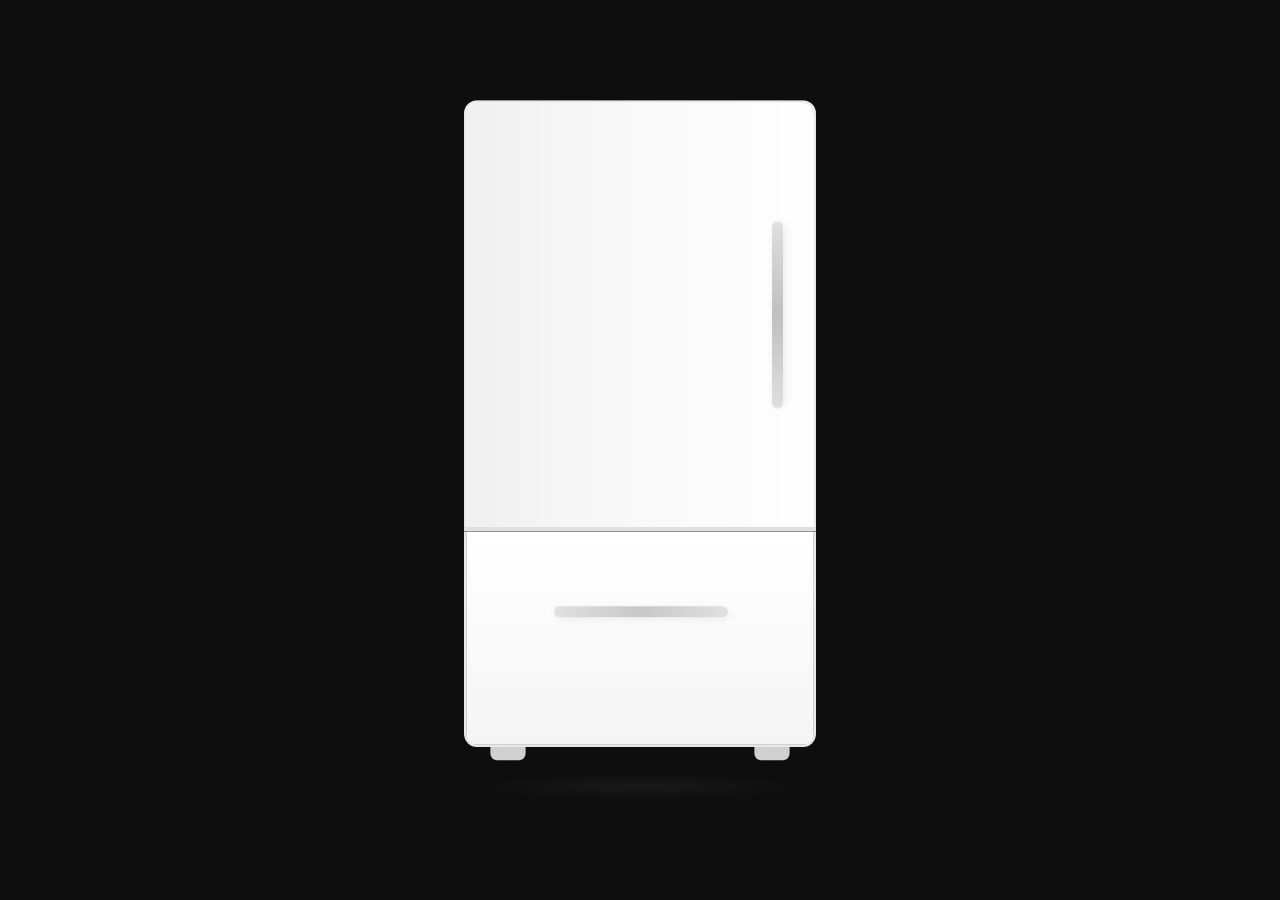
<file: splash-fridge.html>
<!DOCTYPE html>
<html lang="en">
<head>
  <meta charset="UTF-8">
  <meta name="viewport" content="width=device-width, initial-scale=1.0, viewport-fit=cover">
  <title>FridgeBrain</title>
  <link rel="preconnect" href="https://fonts.googleapis.com">
  <link rel="preconnect" href="https://fonts.gstatic.com" crossorigin>
  <link href="https://fonts.googleapis.com/css2?family=Inter:wght@400;500;600;700&display=swap" rel="stylesheet">
  <link rel="apple-touch-icon" href="icon-192.svg">
  <link rel="manifest" href="manifest.json">
  <meta name="apple-mobile-web-app-capable" content="yes">
  <meta name="apple-mobile-web-app-status-bar-style" content="black-translucent">
  <meta name="theme-color" content="#00C853">
  <link rel="stylesheet" href="style.css">
  <style>
    /* Tab bar */
    .tab-bar { position: absolute; bottom: 0; left: 0; right: 0; display: flex; background: #FFFFFF; border-top: 1px solid #F0F0F0; padding: 4px 0 calc(4px + env(safe-area-inset-bottom, 0px)); z-index: 80; align-items: flex-end; }
    .tab-item { flex: 1; display: flex; flex-direction: column; align-items: center; gap: 2px; padding: 6px 0; background: none; border: none; cursor: pointer; font-family: 'Inter', sans-serif; transition: color 0.15s; color: #BDBDBD; min-height: 48px; }
    .tab-item.active { color: #00C853; }
    .tab-icon { font-size: 20px; }
    .tab-label { font-size: 10px; font-weight: 600; letter-spacing: 0.02em; }
    /* Center raised + button */
    .tab-item-add { flex: 1; display: flex; flex-direction: column; align-items: center; gap: 2px; background: none; border: none; cursor: pointer; font-family: 'Inter', sans-serif; padding: 0; min-height: 48px; justify-content: flex-end; padding-bottom: 6px; }
    .tab-add-circle { width: 52px; height: 52px; background: #00C853; border-radius: 50%; display: flex; align-items: center; justify-content: center; font-size: 28px; color: #FFFFFF; margin-top: -20px; box-shadow: 0 4px 12px rgba(0, 200, 83, 0.3); transition: transform 0.15s, box-shadow 0.15s; }
    .tab-item-add:hover .tab-add-circle { transform: scale(1.05); box-shadow: 0 6px 16px rgba(0, 200, 83, 0.4); }
    .tab-item-add:active .tab-add-circle { transform: scale(0.95); }
    .tab-add-label { font-size: 10px; font-weight: 600; letter-spacing: 0.02em; color: #00C853; margin-top: 2px; }
    /* Hide old FABs */
    .fab-small, .fab-notify, .fab-bar { display: none !important; }
    /* Notify button in top bar */
    .topbar-notify { height: 34px; display: flex; align-items: center; gap: 5px; background: #F5F5F5; border: 1px solid #E0E0E0; border-radius: 20px; padding: 0 12px 0 8px; font-size: 14px; cursor: pointer; font-family: 'Inter', sans-serif; font-weight: 500; font-size: 13px; color: #1A1A1A; transition: background 0.15s, border-color 0.15s; }
    .topbar-notify:hover { background: #EEEEEE; border-color: #BDBDBD; }
    .topbar-right { display: flex; align-items: center; gap: 20px; }
    .toast { bottom: calc(100px + env(safe-area-inset-bottom, 0px)) !important; }
    .coming-soon-btn { width: 44px; height: 44px; display: flex; align-items: center; justify-content: center; background: none; border: none; font-size: 18px; cursor: pointer; border-radius: 50%; transition: background 0.15s; }
    .coming-soon-btn:hover { background: #F5F5F5; }
    .menu-overlay, .slide-menu { display: none !important; }
    .shopping-view { padding-bottom: 100px !important; }
    .inv-view { padding-bottom: 100px !important; }
  </style>
</head>
<body>

<!-- SPLASH: The Fridge -->
<div class="splash-overlay" id="splashOverlay">
  <div class="sf-scene">
    <div class="sf-zoom" id="sfZoom">
      <div class="sf-fridge" id="sfFridge">
        <!-- Top compartment (main door — opens right) -->
        <div class="sf-top-section">
          <!-- Flat interior -->
          <div class="sf-top-interior">
            <div class="sf-logo" id="sfLogo">
              <div class="sf-logo-icon">🧊</div>
              <div class="sf-logo-text">Fridge<span>Brain</span></div>
            </div>
          </div>
          <!-- Door -->
          <div class="sf-top-door" id="sfTopDoor">
            <div class="sf-handle-vertical"></div>
          </div>
        </div>
        <!-- Divider line -->
        <div class="sf-divider"></div>
        <!-- Bottom drawer -->
        <div class="sf-bottom-section">
          <div class="sf-handle-horizontal"></div>
        </div>
        <!-- Feet -->
        <div class="sf-feet">
          <div class="sf-foot"></div>
          <div class="sf-foot"></div>
        </div>
      </div>
      <!-- Floor shadow -->
      <div class="sf-shadow"></div>
    </div>
  </div>
</div>

<style>
  .splash-overlay { position: fixed; inset: 0; z-index: 9999; }
  .sf-scene { position: absolute; inset: 0; background: #0E0E0E; display: flex; align-items: center; justify-content: center; overflow: hidden; }

  /* Zoom container — continuous linear zoom, no slowdown */
  .sf-zoom {
    display: flex; flex-direction: column; align-items: center;
    animation: sfCameraZoom 2.8s linear forwards;
  }
  @keyframes sfCameraZoom {
    0% { transform: scale(0.9); opacity: 0; }
    10% { opacity: 1; }
    100% { transform: scale(2.2); }
  }

  /* Fridge body */
  .sf-fridge {
    width: 160px; height: 300px; position: relative;
    display: flex; flex-direction: column;
  }

  /* Top compartment */
  .sf-top-section {
    flex: 6; position: relative; overflow: hidden;
    background: #FAFAFA; border-radius: 6px 6px 0 0;
    border: 1px solid #E8E8E8; border-bottom: none;
  }


  /* Flat interior */
  .sf-top-interior {
    position: absolute; inset: 4px;
    background: #E8E4DC; border-radius: 3px;
    display: flex; align-items: center; justify-content: center;
  }

  /* Top door — single door, opens to the right */
  .sf-top-door {
    position: absolute; inset: 0; z-index: 3;
    background: linear-gradient(90deg, #F0F0F0 0%, #F7F7F7 30%, #FFFFFF 100%);
    border-radius: 6px 6px 0 0;
    box-shadow: 2px 0 16px rgba(0,0,0,0.08);
    transform-origin: left center;
    transform-style: preserve-3d;
    transition: transform 1.5s cubic-bezier(0.4, 0, 0.2, 1);
  }

  /* Door edge — visible as door swings, gives 3D thickness */
  .sf-top-door::after {
    content: '';
    position: absolute;
    top: 0; right: 0; width: 10px; height: 100%;
    background: linear-gradient(90deg, #E0E0E0, #D0D0D0);
    transform-origin: right center;
    transform: translateX(100%) rotateY(90deg);
  }

  /* Vertical bar handle — on the right side (away from hinge) */
  .sf-handle-vertical {
    position: absolute; right: 14px; top: 28%; height: 44%;
    width: 5px; background: linear-gradient(180deg, #E0E0E0, #C0C0C0, #E0E0E0);
    border-radius: 3px; box-shadow: 1px 0 4px rgba(0,0,0,0.08);
  }

  /* Divider between top and bottom */
  .sf-divider {
    height: 2px; background: #E0E0E0; position: relative; z-index: 4;
  }

  /* Bottom drawer */
  .sf-bottom-section {
    flex: 3; position: relative;
    background: linear-gradient(180deg, #FFFFFF 0%, #F5F5F5 100%);
    border-radius: 0 0 6px 6px;
    border: 1px solid #E8E8E8; border-top: none;
    display: flex; align-items: center; justify-content: center;
  }

  /* Horizontal bar handle */
  .sf-handle-horizontal {
    width: 50%; height: 5px;
    background: linear-gradient(90deg, #E0E0E0, #C8C8C8, #E0E0E0);
    border-radius: 3px; box-shadow: 0 1px 4px rgba(0,0,0,0.06);
    margin-top: -15%;
  }

  /* Feet */
  .sf-feet {
    display: flex; justify-content: space-between;
    padding: 0 12px; position: relative; z-index: 4;
  }
  .sf-foot {
    width: 16px; height: 6px; background: #D0D0D0;
    border-radius: 0 0 3px 3px;
  }

  /* Floor shadow */
  .sf-shadow {
    width: 140px; height: 12px; margin-top: 6px;
    background: radial-gradient(ellipse, rgba(255,255,255,0.05) 0%, transparent 70%);
  }

  /* Logo inside (hidden until door opens) */
  .sf-logo {
    text-align: center; z-index: 2; opacity: 0;
    transition: opacity 0.6s ease 0.3s;
  }
  .sf-logo.show {
    opacity: 1;
    filter: drop-shadow(0 0 24px rgba(0, 200, 83, 0.4)) drop-shadow(0 0 60px rgba(0, 200, 83, 0.15));
  }
  .sf-logo.show .sf-logo-text { color: #FFFFFF; }
  .sf-logo-icon { font-size: 32px; margin-bottom: 6px; }
  .sf-logo-text { font-family: 'Inter', sans-serif; font-size: 20px; font-weight: 700; color: #1A1A1A; transition: color 0.6s ease; }
  .sf-logo-text span { color: #00C853; }


  /* Door hinged on left, swings fully open — fades after */
  .sf-top-door.open {
    transform: perspective(600px) rotateY(-110deg);
  }

  /* Phase 3: Fridge shell fades, logo stays */
  .sf-fridge.dissolve .sf-top-door,
  .sf-fridge.dissolve .sf-divider,
  .sf-fridge.dissolve .sf-bottom-section,
  .sf-fridge.dissolve .sf-feet {
    transition: opacity 0.6s ease;
    opacity: 0;
  }
  .sf-fridge.dissolve .sf-top-section {
    transition: background 0.6s ease, border-color 0.6s ease;
    background: transparent;
    border-color: transparent;
  }
  .sf-fridge.dissolve .sf-top-interior {
    transition: background 0.6s ease;
    background: transparent;
  }

  /* Final fade */
  .splash-overlay.done { animation: sfOut 0.5s ease forwards; }
  @keyframes sfOut { to { opacity: 0; visibility: hidden; } }
</style>

<script>
(function () {
  // Phase 2: Door opens at 1.6s, logo visible inside
  setTimeout(function () {
    document.getElementById('sfTopDoor').classList.add('open');
    document.getElementById('sfLogo').classList.add('show');
  }, 1600);

  // Phase 3: Fridge shell disappears after door clears
  setTimeout(function () {
    document.getElementById('sfFridge').classList.add('dissolve');
    document.querySelector('.sf-shadow').style.transition = 'opacity 0.5s';
    document.querySelector('.sf-shadow').style.opacity = '0';
  }, 2800);

  // Phase 4: Logo sits alone, then fades out
  setTimeout(function () {
    document.getElementById('splashOverlay').classList.add('done');
    setTimeout(function () { document.getElementById('splashOverlay').remove(); }, 500);
  }, 4200);
})();
</script>

<div class="phone-frame">

  <!-- TOAST -->
  <div class="toast" id="toast">
    <span class="toast-text" id="toastText"></span>
    <button class="toast-action" id="toastAction">Undo</button>
  </div>

  <!-- Store notification banner -->
  <div class="store-notif-banner" id="storeNotifBanner">
    <div class="store-notif-content">
      <div class="store-notif-avatar" id="storeNotifAvatar">SH</div>
      <div class="store-notif-text">
        <div class="store-notif-title" id="storeNotifTitle">Shura is at Whole Foods</div>
        <div class="store-notif-sub">Need anything? Add it to the list now</div>
      </div>
    </div>
    <div class="store-notif-actions">
      <button class="btn btn-primary" id="storeNotifAdd">Add to list</button>
      <button class="store-notif-close" id="storeNotifClose">✕</button>
    </div>
  </div>

  <!-- MENU OVERLAY -->
  <div class="menu-overlay" id="menuOverlay"></div>

  <!-- SLIDE MENU -->
  <div class="slide-menu" id="slideMenu">
    <div class="menu-user">
      <div class="avatar">EB</div>
      <div class="menu-user-info">
        <h4>Elliot Boz</h4>
        <p>elliot.j.boz@gmail.com</p>
      </div>
    </div>
    <div class="menu-items">
      <div class="menu-item active" data-screen="shopping"><span class="menu-item-icon">🛒</span> Shopping List</div>
      <div class="menu-item" data-screen="inventory"><span class="menu-item-icon">📦</span> Inventory</div>
      <div class="menu-item" data-screen="recipes"><span class="menu-item-icon">🍳</span> Recipes</div>
      <div class="menu-item" data-screen="activity"><span class="menu-item-icon">📋</span> Activity</div>
      <div class="menu-item" data-screen="comingsoon"><span class="menu-item-icon">🚀</span> Coming Soon</div>
      <div class="menu-item" data-screen="profile"><span class="menu-item-icon">⚙️</span> Profile & Settings</div>
    </div>
    <div class="menu-signout">
      <div class="menu-item" id="menuSignout"><span class="menu-item-icon">🚪</span> Sign Out</div>
    </div>
  </div>

  <!-- ==================== SCREEN: LOGIN ==================== -->
  <div class="screen login-screen active" id="screen-login">
    <div class="login-logo">
      <div class="icon">🧊</div>
      <h1>Fridge<span>Brain</span></h1>
    </div>
    <div class="login-welcome">Your household grocery brain</div>
    <button class="btn-google" id="googleSignIn">
      <svg width="18" height="18" viewBox="0 0 48 48"><path fill="#FFC107" d="M43.611 20.083H42V20H24v8h11.303c-1.649 4.657-6.08 8-11.303 8-6.627 0-12-5.373-12-12s5.373-12 12-12c3.059 0 5.842 1.154 7.961 3.039l5.657-5.657C34.046 6.053 29.268 4 24 4 12.955 4 4 12.955 4 24s8.955 20 20 20 20-8.955 20-20c0-1.341-.138-2.65-.389-3.917z"/><path fill="#FF3D00" d="M6.306 14.691l6.571 4.819C14.655 15.108 18.961 12 24 12c3.059 0 5.842 1.154 7.961 3.039l5.657-5.657C34.046 6.053 29.268 4 24 4 16.318 4 9.656 8.337 6.306 14.691z"/><path fill="#4CAF50" d="M24 44c5.166 0 9.86-1.977 13.409-5.192l-6.19-5.238A11.91 11.91 0 0124 36c-5.202 0-9.619-3.317-11.283-7.946l-6.522 5.025C9.505 39.556 16.227 44 24 44z"/><path fill="#1976D2" d="M43.611 20.083H42V20H24v8h11.303a12.04 12.04 0 01-4.087 5.571l.003-.002 6.19 5.238C36.971 39.205 44 34 44 24c0-1.341-.138-2.65-.389-3.917z"/></svg>
      Continue with Google
    </button>
    <div class="login-terms">By continuing, you agree to our Terms of Service and Privacy Policy</div>
  </div>

  <!-- ==================== SCREEN: ONBOARDING ==================== -->
  <div class="screen login-screen" id="screen-onboarding">
    <div class="login-logo">
      <div class="icon">🏠</div>
      <h1>Set up your household</h1>
    </div>
    <div class="login-welcome">Join or create a household to get started</div>

    <div class="onboarding-cards">
      <div class="onboarding-card" id="onboardCreate">
        <div class="onboarding-card-icon">✨</div>
        <div class="onboarding-card-title">Create a household</div>
        <div class="onboarding-card-sub">Start fresh and invite your roommates or family</div>
      </div>
      <div class="onboarding-card" id="onboardJoin">
        <div class="onboarding-card-icon">🔗</div>
        <div class="onboarding-card-title">Join a household</div>
        <div class="onboarding-card-sub">Enter an invite code from someone you live with</div>
      </div>
    </div>

    <!-- Create household form -->
    <div id="createHouseholdForm" style="display:none; width:100%;">
      <div class="input-group">
        <label>Household name</label>
        <input type="text" id="newHouseholdName" placeholder="e.g. The Apartment, Family Home">
      </div>
      <button class="btn btn-primary" id="createHouseholdBtn" style="margin-top:8px">Create household</button>
      <button class="btn btn-secondary" id="createHouseholdBack">Back</button>
    </div>

    <!-- Create success -->
    <div id="createHouseholdSuccess" style="display:none; width:100%; text-align:center;">
      <div style="font-size:48px; margin-bottom:16px">🎉</div>
      <h3 style="margin-bottom:8px">Household created!</h3>
      <p style="color:#757575; font-size:14px; margin-bottom:16px">Share this invite code with your household</p>
      <div class="invite-code" id="inviteCodeDisplay">FB</div>
      <button class="btn btn-secondary" id="copyInviteCode" style="margin-top:12px">📋 Copy code</button>
      <button class="btn btn-primary" id="createHouseholdDone" style="margin-top:12px">Get started</button>
    </div>

    <!-- Join household form -->
    <div id="joinHouseholdForm" style="display:none; width:100%;">
      <div class="input-group">
        <label>Invite code</label>
        <input type="text" id="joinInviteCode" placeholder="e.g. FB" style="text-transform:uppercase; text-align:center; font-size:20px; letter-spacing:4px;">
      </div>
      <button class="btn btn-primary" id="joinHouseholdBtn" style="margin-top:8px">Join household</button>
      <button class="btn btn-secondary" id="joinHouseholdBack">Back</button>
    </div>
  </div>


  <!-- ==================== SCREEN: SHOPPING LIST ==================== -->
  <div class="screen" id="screen-shopping">
    <div class="top-bar">
      <button class="coming-soon-btn" onclick="showScreen('comingsoon')">🚀</button><div class="top-bar-logo" style="position:absolute;left:50%;transform:translateX(-50%)">Fridge<span>Brain</span></div><div class="topbar-right"><button class="topbar-notify" id="topbarNotifyBtn">📣 Notify</button><div class="avatar">EB</div></div>
    </div>

    <!-- Add to Home Screen Banner -->
    <div class="pwa-banner" id="pwaBanner">
      <button class="pwa-expand" id="pwaExpand" aria-label="How to add">ⓘ</button>
      <span class="pwa-text">📱 Add FridgeBrain to your home screen for the best experience</span>
      <button class="pwa-dismiss" id="pwaDismiss" aria-label="Dismiss">✕</button>
      <div class="pwa-instructions" id="pwaInstructions">
        <div class="pwa-step"><strong>iPhone (Safari):</strong></div>
        <div class="pwa-step">1. Tap the <strong>Share</strong> button <span style="font-size:14px">⬆️</span> at the bottom</div>
        <div class="pwa-step">2. Scroll down and tap <strong>Add to Home Screen</strong></div>
        <div class="pwa-step">3. Tap <strong>Add</strong> in the top right</div>
        <div class="pwa-step" style="margin-top:10px"><strong>Android (Chrome):</strong></div>
        <div class="pwa-step">1. Tap the <strong>⋮</strong> menu in the top right</div>
        <div class="pwa-step">2. Tap <strong>Add to Home screen</strong></div>
        <div class="pwa-step">3. Tap <strong>Add</strong> to confirm</div>
      </div>
    </div>

    <!-- Mode Toggle -->
    <div class="mode-toggle">
      <button class="mode-btn active" data-mode="daytoday">📋 Day-to-day</button>
      <button class="mode-btn" data-mode="atstore">🛒 At the store</button>
    </div>

    <!-- Suggestions Info Modal -->
    <div class="modal-overlay" id="suggestionsInfoModal">
      <div class="modal">
        <h3>Suggested Items</h3>
        <p>These suggestions are based on your past purchases and ranked by how likely you are to need them. Add any with one tap.</p>
        <button class="btn btn-secondary" id="suggestionsInfoClose">Got it</button>
      </div>
    </div>

    <!-- DAY-TO-DAY VIEW -->
    <div class="shopping-view" id="daytodayView">
      <div class="list-section-header">My List</div>
      <div class="empty-state-inline" id="emptyMyList" style="display:none">
        <div class="empty-icon">🛒</div>
        <div class="empty-title">Your list is empty</div>
        <div class="empty-hint">Tap the <strong>+</strong> button to add your first item</div>
      </div>
      <div id="myListItems">
        <div class="my-list-card">
          <div class="my-list-accent"></div><div class="drag-handle">☰</div><div class="my-list-info">
            <div class="my-list-name">Eggs</div>
            <div class="my-list-qty">12 count</div>
            <div class="my-list-note">Free range preferred</div>
          </div>
          <button class="my-list-remove">×</button>
        </div>
        <div class="my-list-card">
          <div class="my-list-accent"></div><div class="drag-handle">☰</div><div class="my-list-info">
            <div class="my-list-name">Oat Milk</div>
            <div class="my-list-note">Oatly barista edition</div>
          </div>
          <button class="my-list-remove">×</button>
        </div>
        <div class="my-list-card">
          <div class="my-list-accent"></div><div class="drag-handle">☰</div><div class="my-list-info">
            <div class="my-list-name">Avocados</div>
            <div class="my-list-note"></div>
          </div>
          <button class="my-list-remove">×</button>
        </div>
      </div>

      <div class="list-section-header hh-header">Household items</div>
      <div class="empty-state-inline" id="emptyHHList" style="display:none">Items your household adds will show up here</div>
      <div id="householdListItems">
        <div class="hh-list-card">
          <div class="list-item-check"></div>
          <div class="hh-avatar" style="background:#42A5F5">SH</div>
          <div class="hh-list-info">
            <div class="hh-list-name">Whole Milk</div>
            <div class="hh-list-meta">Shura · 2h ago</div>
          </div>
        </div>
        <div class="hh-list-card">
          <div class="list-item-check"></div>
          <div class="hh-avatar" style="background:#AB47BC">NA</div>
          <div class="hh-list-info">
            <div class="hh-list-name">Sourdough Bread</div>
            <div class="hh-list-meta">Nadia · 4h ago</div>
          </div>
        </div>
        <div class="hh-list-card">
          <div class="list-item-check"></div>
          <div class="hh-avatar" style="background:#42A5F5">SH</div>
          <div class="hh-list-info">
            <div class="hh-list-name">Olive Oil</div>
            <div class="hh-list-meta">Shura · 2d ago</div>
          </div>
        </div>
        <div class="hh-list-card">
          <div class="list-item-check"></div>
          <div class="hh-avatar" style="background:#FF9800">KA</div>
          <div class="hh-list-info">
            <div class="hh-list-name">Greek Yogurt</div>
            <div class="hh-list-meta">Kalman · 1d ago</div>
          </div>
        </div>
      </div>

      <!-- Suggestions -->
      <div class="store-suggestions" id="daytodaySuggestions">
        <div class="store-suggestions-header">
          <span>Suggested for you</span>
          <span class="suggestions-info" id="suggestionsInfoBtn">i</span>
        </div>
        <div id="daytodaySuggestionItems"></div>
      </div>

    </div>

    <!-- DAY-TO-DAY FAMILY VIEW -->
    <div class="shopping-view" id="daytodayFamilyView" style="display:none">
      <div class="list-section-header">Shopping List</div>
      <div class="empty-state-inline" id="emptyFamilyList" style="display:none">Your list is empty — tap + to add</div>
      <div id="familyListItems">
        <div class="my-list-card">
          <div class="my-list-accent" style="background:#00C853"></div><div class="drag-handle">☰</div><div class="my-list-info">
            <div class="my-list-name">Eggs</div>
            <div class="my-list-qty">12 count</div>
            <div class="my-list-note">Free range preferred</div>
          </div>
          <button class="my-list-remove">×</button>
        </div>
        <div class="my-list-card">
          <div class="my-list-accent" style="background:#00C853"></div><div class="drag-handle">☰</div><div class="my-list-info">
            <div class="my-list-name">Whole Milk</div>
            <div class="my-list-note"></div>
          </div>
          <button class="my-list-remove">×</button>
        </div>
        <div class="my-list-card">
          <div class="my-list-accent" style="background:#00C853"></div><div class="drag-handle">☰</div><div class="my-list-info">
            <div class="my-list-name">Sourdough Bread</div>
            <div class="my-list-note">From the bakery section</div>
          </div>
          <button class="my-list-remove">×</button>
        </div>
        <div class="my-list-card">
          <div class="my-list-accent" style="background:#00C853"></div><div class="drag-handle">☰</div><div class="my-list-info">
            <div class="my-list-name">Olive Oil</div>
            <div class="my-list-note">Extra virgin</div>
          </div>
          <button class="my-list-remove">×</button>
        </div>
        <div class="my-list-card">
          <div class="my-list-accent" style="background:#00C853"></div><div class="drag-handle">☰</div><div class="my-list-info">
            <div class="my-list-name">Greek Yogurt</div>
            <div class="my-list-note"></div>
          </div>
          <button class="my-list-remove">×</button>
        </div>
      </div>

      <!-- Suggestions -->
      <div class="store-suggestions" id="familyDaytodaySuggestions">
        <div class="store-suggestions-header">
          <span>Suggested for you</span>
          <span class="suggestions-info" id="familySuggestionsInfoBtn">i</span>
        </div>
        <div id="familyDaytodaySuggestionItems"></div>
      </div>

    </div>

    <!-- AT THE STORE FAMILY VIEW -->
    <div class="shopping-view" id="atstoreFamilyView" style="display:none">
      <div class="store-scroll-area">
        <div class="store-section-label store-yours">Shopping List</div>
        <div id="storeFamilyItems">
          <div class="store-item store-item-mine">
            <div class="store-check"></div>
            <div class="store-item-name">Eggs</div>
          </div>
          <div class="store-item store-item-mine">
            <div class="store-check"></div>
            <div class="store-item-name">Whole Milk</div>
          </div>
          <div class="store-item store-item-mine">
            <div class="store-check"></div>
            <div class="store-item-name">Sourdough Bread</div>
          </div>
          <div class="store-item store-item-mine">
            <div class="store-check"></div>
            <div class="store-item-name">Olive Oil</div>
          </div>
          <div class="store-item store-item-mine">
            <div class="store-check"></div>
            <div class="store-item-name">Greek Yogurt</div>
          </div>
        </div>
        <div style="padding:16px 20px">
          <button class="btn btn-primary" id="doneShoppingFamily">Done shopping</button>
        </div>
      </div>

    </div>

    <!-- AT THE STORE VIEW -->
    <div class="shopping-view" id="atstoreView" style="display:none">
      <div class="store-scroll-area">
        <div class="store-section-label store-yours">Your items</div>
        <div id="storeMyItems">
          <div class="store-item store-item-mine">
            <div class="store-check"></div>
            <div class="store-item-name">Eggs</div>
          </div>
          <div class="store-item store-item-mine">
            <div class="store-check"></div>
            <div class="store-item-name">Oat Milk</div>
          </div>
        </div>

        <div class="store-section-label">Others' items</div>
        <div id="storeHHItems">
          <div class="store-item">
            <div class="store-check"></div>
            <div class="store-avatar" style="background:#42A5F5">SH</div>
            <div class="store-item-name">Whole Milk</div>
          </div>
          <div class="store-item">
            <div class="store-check"></div>
            <div class="store-avatar" style="background:#AB47BC">NA</div>
            <div class="store-item-name">Sourdough Bread</div>
          </div>
          <div class="store-item">
            <div class="store-check"></div>
            <div class="store-avatar" style="background:#42A5F5">SH</div>
            <div class="store-item-name">Olive Oil</div>
          </div>
          <div class="store-item">
            <div class="store-check"></div>
            <div class="store-avatar" style="background:#FF9800">KA</div>
            <div class="store-item-name">Greek Yogurt</div>
          </div>
        </div>

        <div style="padding:16px 20px">
          <button class="btn btn-primary" id="doneShopping">Done shopping</button>
        </div>
      </div>

    </div>

    <!-- Done Shopping Modal -->
    <div class="modal-overlay" id="doneShoppingModal">
      <div class="modal">
        <h3>All done! 🎉</h3>
        <p>Checked items will be cleared from the list and added to your inventory</p>
        <button class="btn btn-primary" id="doneShoppingClose">Done</button>
      </div>
    </div>

    <!-- Add Item Modal -->
    <div class="modal-overlay" id="addItemModal">
      <div class="modal modal-tall" style="text-align:left">
        <h3 style="text-align:center">Add to List</h3>
        <div class="input-group" style="margin-top:16px">
          <label>Search or type an item</label>
          <input type="text" id="addItemName" placeholder="e.g. Milk, Eggs, Bread..." autocomplete="off">
        </div>
        <div class="autocomplete-results" id="autocompleteResults"></div>
        <div id="selectedItemArea" style="display:none">
          <div class="selected-item-chip" id="selectedChip"></div>
          <div class="input-group" style="margin-top:12px">
            <label>Quantity (optional)</label>
            <input type="text" id="addItemQty" placeholder="e.g. 1 gallon, 2 boxes, 6 count">
          </div>
          <div class="input-group">
            <label>Notes (optional)</label>
            <input type="text" id="addItemNotes" placeholder="e.g. Unsweetened, Califia brand">
          </div>
          <button class="btn btn-primary" id="addItemConfirm" style="margin-top:12px">Add to list</button>
        </div>
        <button class="btn btn-secondary" id="addItemCancel" style="margin-top:8px">Cancel</button>
      </div>
    </div>

    <!-- Item Added Confirmation Modal -->
    <div class="modal-overlay" id="addedConfirmModal">
      <div class="modal">
        <h3>✅ Added!</h3>
        <p id="addedItemText">Item added to your list</p>
        <button class="btn btn-secondary" id="addedDone">Done</button>
      </div>
    </div>

    <!-- Edit Item Modal -->
    <div class="modal-overlay" id="editItemModal">
      <div class="modal" style="text-align:left">
        <h3 style="text-align:center">Edit Item</h3>
        <div class="input-group" style="margin-top:16px">
          <label>Item name</label>
          <input type="text" id="editItemName">
        </div>
        <div class="input-group">
          <label>Notes</label>
          <input type="text" id="editItemNotes" placeholder="Add a note...">
        </div>
        <button class="btn btn-primary" id="editItemSave" style="margin-top:12px">Save</button>
        <button class="btn btn-danger" id="editItemDelete" style="margin-top:8px">Remove from list</button>
        <button class="btn btn-secondary" id="editItemCancel" style="margin-top:8px">Cancel</button>
      </div>
    </div>

    <!-- Duplicate Item Modal -->
    <div class="modal-overlay" id="duplicateModal">
      <div class="modal">
        <h3>⚠️ Duplicate item</h3>
        <p id="duplicateText">This item is already on the list</p>
        <button class="btn btn-primary" id="duplicateConfirm">Add anyway</button>
        <button class="btn btn-secondary" id="duplicateCancel">Cancel</button>
      </div>
    </div>

    <!-- Notify Modal -->
    <div class="modal-overlay" id="notifyModal">
      <div class="modal">
        <h3>Heading to the store soon</h3>
        <p>Let everyone know what they need</p>
        <select class="modal-select" id="notifyStore">
          <option>📍 Whole Foods</option>
          <option>📍 Trader Joe's</option>
          <option>📍 Target</option>
        </select>
        <button class="btn btn-primary" id="notifyConfirm" style="margin-top:16px">Send notification</button>
        <button class="btn btn-secondary" id="notifyCancel">Cancel</button>
      </div>
    </div>

    <div class="fab-bar"></div>
    <button class="fab-notify" id="notifyFab">📣</button>
    <button class="fab-small" id="addToMyListFab">+</button>
  </div>

  <!-- ==================== SCREEN: INVENTORY ==================== -->
  <div class="screen" id="screen-inventory">
    <div class="top-bar">
      <button class="coming-soon-btn" onclick="showScreen('comingsoon')">🚀</button>
      <div class="top-bar-logo">Fridge<span>Brain</span></div>
      <div class="avatar">EB</div>
    </div>

    <div class="section-header">Inventory</div>

    <div class="mode-toggle" id="invModeToggle">
      <button class="mode-btn active" data-inv="mine">Mine</button>
      <button class="mode-btn" data-inv="household">Household</button>
    </div>

    <div class="inv-search"><input type="text" id="invSearchInput" placeholder="Search inventory..." autocomplete="off"></div>

    <!-- MINE VIEW -->
    <div class="inv-view" id="invMineView">
      <div class="empty-state-inline" id="emptyInvMine" style="display:none">Items you buy will show up here after you finish shopping</div>
      <div class="inventory-grid">
        <div class="inventory-card" data-inv-item="butter"><div class="inventory-card-name">Butter</div><div class="inventory-card-qty">1 lb</div><span class="status-badge status-green">Plenty</span></div>
        <div class="inventory-card" data-inv-item="cheese"><div class="inventory-card-name">Cheddar Cheese</div><div class="inventory-card-qty">8 oz</div><span class="status-badge status-yellow">Running Low</span></div>
        <div class="inventory-card" data-inv-item="yogurt"><div class="inventory-card-name">Greek Yogurt</div><div class="inventory-card-qty">1 container</div><span class="status-badge status-red">Almost Out</span></div>
        <div class="inventory-card" data-inv-item="pasta"><div class="inventory-card-name">Pasta</div><div class="inventory-card-qty">2 boxes</div><span class="status-badge status-green">Plenty</span></div>
        <div class="inventory-card" data-inv-item="eggs-mine"><div class="inventory-card-name">Eggs</div><div class="inventory-card-qty">12 count</div><span class="status-badge status-yellow">Running Low</span></div>
        <div class="inventory-card" data-inv-item="oliveoil"><div class="inventory-card-name">Olive Oil</div><div class="inventory-card-qty">1 bottle</div><span class="status-badge status-green">Plenty</span></div>
        <div class="inventory-card" data-inv-item="chicken"><div class="inventory-card-name">Chicken Breast</div><div class="inventory-card-qty">1 lb</div><span class="status-badge status-green">Plenty</span></div>
        <div class="inventory-card" data-inv-item="spinach"><div class="inventory-card-name">Spinach</div><div class="inventory-card-qty">1 bag</div><span class="status-badge status-yellow">Running Low</span></div>
        <div class="inventory-card" data-inv-item="bread-mine"><div class="inventory-card-name">Sourdough Bread</div><div class="inventory-card-qty">1 loaf</div><span class="status-badge status-green">Plenty</span></div>
        <div class="inventory-card" data-inv-item="salt-mine"><div class="inventory-card-name">Salt</div><div class="inventory-card-qty">1 container</div><span class="status-badge status-green">Plenty</span></div>
        <div class="inventory-card" data-inv-item="rice-mine"><div class="inventory-card-name">Rice</div><div class="inventory-card-qty">5 lb bag</div><span class="status-badge status-green">Plenty</span></div>
        <div class="inventory-card" data-inv-item="bananas-mine"><div class="inventory-card-name">Bananas</div><div class="inventory-card-qty">4 count</div><span class="status-badge status-yellow">Running Low</span></div>
        <div class="inventory-card" data-inv-item="garlic-mine"><div class="inventory-card-name">Garlic</div><div class="inventory-card-qty">1 head</div><span class="status-badge status-green">Plenty</span></div>
        <div class="inventory-card" data-inv-item="onions-mine"><div class="inventory-card-name">Onions</div><div class="inventory-card-qty">3 count</div><span class="status-badge status-green">Plenty</span></div>
      </div>
    </div>

    <!-- HOUSEHOLD VIEW -->
    <div class="inv-view" id="invHouseholdView" style="display:none">
      <div class="empty-state-inline" id="emptyInvHH" style="display:none">Items you buy will show up here after you finish shopping</div>
      <div class="inv-person-group">
        <div class="inv-person-header" style="border-left-color:#42A5F5"><div class="hh-avatar" style="background:#42A5F5">SH</div><span>Shura's Items</span></div>
        <div class="inventory-grid">
          <div class="inventory-card" data-inv-item="apples-j" data-readonly="true"><div class="inventory-card-name">Apples</div><div class="inventory-card-qty">6 count</div><span class="status-badge status-green">Plenty</span></div>
          <div class="inventory-card" data-inv-item="bananas-j" data-readonly="true"><div class="inventory-card-name">Bananas</div><div class="inventory-card-qty">4 count</div><span class="status-badge status-yellow">Running Low</span></div>
          <div class="inventory-card" data-inv-item="coffee-j" data-readonly="true"><div class="inventory-card-name">Coffee</div><div class="inventory-card-qty">1 bag</div><span class="status-badge status-green">Plenty</span></div>
          <div class="inventory-card" data-inv-item="milk-j" data-readonly="true"><div class="inventory-card-name">Whole Milk</div><div class="inventory-card-qty">1 gallon</div><span class="status-badge status-yellow">Running Low</span></div>
        </div>
      </div>
      <div class="inv-person-group">
        <div class="inv-person-header" style="border-left-color:#AB47BC"><div class="hh-avatar" style="background:#AB47BC">NA</div><span>Nadia's Items</span></div>
        <div class="inventory-grid">
          <div class="inventory-card" data-inv-item="rice-s" data-readonly="true"><div class="inventory-card-name">Rice</div><div class="inventory-card-qty">5 lb bag</div><span class="status-badge status-green">Plenty</span></div>
          <div class="inventory-card" data-inv-item="sauce-s" data-readonly="true"><div class="inventory-card-name">Tomato Sauce</div><div class="inventory-card-qty">1 jar</div><span class="status-badge status-red">Almost Out</span></div>
          <div class="inventory-card" data-inv-item="hummus-s" data-readonly="true"><div class="inventory-card-name">Hummus</div><div class="inventory-card-qty">1 tub</div><span class="status-badge status-green">Plenty</span></div>
          <div class="inventory-card" data-inv-item="broth-s" data-readonly="true"><div class="inventory-card-name">Chicken Broth</div><div class="inventory-card-qty">2 cartons</div><span class="status-badge status-green">Plenty</span></div>
        </div>
      </div>
      <div class="inv-person-group">
        <div class="inv-person-header" style="border-left-color:#FF9800"><div class="hh-avatar" style="background:#FF9800">KA</div><span>Kalman's Items</span></div>
        <div class="inventory-grid">
          <div class="inventory-card" data-inv-item="oranges-k" data-readonly="true"><div class="inventory-card-name">Oranges</div><div class="inventory-card-qty">6 count</div><span class="status-badge status-green">Plenty</span></div>
          <div class="inventory-card" data-inv-item="peanutbutter-k" data-readonly="true"><div class="inventory-card-name">Peanut Butter</div><div class="inventory-card-qty">1 jar</div><span class="status-badge status-yellow">Running Low</span></div>
        </div>
      </div>
    </div>

    <!-- FAMILY INVENTORY VIEW -->
    <div class="inv-view" id="invFamilyView" style="display:none">
      <div class="empty-state-inline" id="emptyInvFamily" style="display:none">Items you buy will show up here after you finish shopping</div>
      <div class="inventory-grid">
        <div class="inventory-card" data-inv-item="butter"><div class="inventory-card-name">Butter</div><div class="inventory-card-qty">1 lb</div><span class="status-badge status-green">Plenty</span></div>
        <div class="inventory-card" data-inv-item="cheese"><div class="inventory-card-name">Cheddar Cheese</div><div class="inventory-card-qty">8 oz</div><span class="status-badge status-yellow">Running Low</span></div>
        <div class="inventory-card" data-inv-item="yogurt"><div class="inventory-card-name">Greek Yogurt</div><div class="inventory-card-qty">1 container</div><span class="status-badge status-red">Almost Out</span></div>
        <div class="inventory-card" data-inv-item="pasta"><div class="inventory-card-name">Pasta</div><div class="inventory-card-qty">2 boxes</div><span class="status-badge status-green">Plenty</span></div>
        <div class="inventory-card" data-inv-item="eggs-mine"><div class="inventory-card-name">Eggs</div><div class="inventory-card-qty">12 count</div><span class="status-badge status-yellow">Running Low</span></div>
        <div class="inventory-card" data-inv-item="oliveoil"><div class="inventory-card-name">Olive Oil</div><div class="inventory-card-qty">1 bottle</div><span class="status-badge status-green">Plenty</span></div>
        <div class="inventory-card" data-inv-item="chicken"><div class="inventory-card-name">Chicken Breast</div><div class="inventory-card-qty">1 lb</div><span class="status-badge status-green">Plenty</span></div>
        <div class="inventory-card" data-inv-item="spinach"><div class="inventory-card-name">Spinach</div><div class="inventory-card-qty">1 bag</div><span class="status-badge status-yellow">Running Low</span></div>
        <div class="inventory-card" data-inv-item="apples-j"><div class="inventory-card-name">Apples</div><div class="inventory-card-qty">6 count</div><span class="status-badge status-green">Plenty</span></div>
        <div class="inventory-card" data-inv-item="rice-s"><div class="inventory-card-name">Rice</div><div class="inventory-card-qty">5 lb bag</div><span class="status-badge status-green">Plenty</span></div>
        <div class="inventory-card" data-inv-item="sauce-s"><div class="inventory-card-name">Tomato Sauce</div><div class="inventory-card-qty">1 jar</div><span class="status-badge status-red">Almost Out</span></div>
        <div class="inventory-card" data-inv-item="coffee-j"><div class="inventory-card-name">Coffee</div><div class="inventory-card-qty">1 bag</div><span class="status-badge status-green">Plenty</span></div>
      </div>
    </div>

    <!-- Inventory Detail Modal -->
    <div class="modal-overlay" id="invDetailModal">
      <div class="modal" style="text-align:left">
        <h3 id="invDetailName"></h3>
        <div id="invDetailQty" style="font-size:14px;color:#757575;margin:4px 0 8px"></div>
        <div id="invDetailStatus"></div>
        <div id="invDetailActions" style="margin-top:16px">
          <button class="btn btn-primary" id="invRunningLow">Running low — add to my list</button>
          <button class="btn btn-secondary" id="invEdit">Edit</button>
          <button class="btn btn-danger" id="invDelete">Delete</button>
        </div>
        <div id="invDetailReadonly" style="display:none;margin-top:16px">
          <p style="font-size:14px;color:#757575;text-align:center">This item belongs to another household member</p>
        </div>
        <button class="btn btn-secondary" id="invDetailClose" style="margin-top:8px">Close</button>
      </div>
    </div>

    <!-- Add to Inventory Modal -->
    <div class="modal-overlay" id="addInvModal">
      <div class="modal modal-tall" style="text-align:left">
        <h3 style="text-align:center">Add to Inventory</h3>
        <div class="input-group" style="margin-top:16px">
          <label>Search or type an item</label>
          <input type="text" id="addInvSearch" placeholder="e.g. Milk, Eggs, Bread..." autocomplete="off">
        </div>
        <div class="autocomplete-results" id="invAutocomplete"></div>
        <div id="invSelectedArea" style="display:none">
          <div class="selected-item-chip" id="invSelectedChip"></div>
          <div class="input-group" style="margin-top:12px">
            <label>Quantity</label>
            <input type="text" id="addInvQty" placeholder="e.g. 1 lb, 2 boxes">
          </div>
          <div style="margin-top:12px">
            <label style="font-size:13px;font-weight:500;color:#757575">Status</label>
            <div class="status-select">
              <button class="status-opt active" data-status="plenty">Plenty</button>
              <button class="status-opt" data-status="low">Running Low</button>
              <button class="status-opt" data-status="out">Almost Out</button>
            </div>
          </div>
          <button class="btn btn-primary" id="addInvConfirm" style="margin-top:16px">Add to inventory</button>
        </div>
        <button class="btn btn-secondary" id="addInvCancel" style="margin-top:8px">Cancel</button>
      </div>
    </div>

    <div class="fab-bar"></div>
    <button class="fab-small" id="addInventoryBtn">+</button>
  </div>

  <!-- ==================== SCREEN: RECIPES ==================== -->
  <div class="screen" id="screen-recipes">
    <div class="top-bar">
      <button class="coming-soon-btn" onclick="showScreen('comingsoon')">🚀</button>
      <div class="top-bar-logo">Fridge<span>Brain</span></div>
      <div class="avatar">EB</div>
    </div>

    <div class="section-header">Recipes</div>
    <p style="padding:0 20px 12px;font-size:13px;color:#757575">Based on what's in your inventory</p>

    <div class="filter-tabs" id="recipeFilters">
      <button class="filter-tab active" data-rcat="all">All</button>
      <button class="filter-tab" data-rcat="breakfast">🍳 Breakfast</button>
      <button class="filter-tab" data-rcat="lunch">🥗 Lunch</button>
      <button class="filter-tab" data-rcat="dinner">🍽️ Dinner</button>
      <button class="filter-tab" data-rcat="snacks">🍿 Snacks</button>
    </div>

    <div id="recipeList" class="recipe-list">
      <div class="empty-state-inline" id="emptyRecipes" style="display:none">Add items to your inventory to get recipe suggestions</div>
    </div>

    <!-- Recipe Detail Modal -->
    <div class="modal-overlay" id="recipeDetailModal">
      <div class="modal modal-tall" style="text-align:left">
        <div id="recipeDetailContent"></div>
        <button class="btn btn-primary" id="recipeAddMissing" style="margin-top:16px">Add missing items to list</button>
        <button class="btn btn-secondary" id="recipeDetailClose" style="margin-top:8px">Close</button>
      </div>
    </div>
  </div>

  <!-- ==================== SCREEN: COMING SOON ==================== -->
  <div class="screen" id="screen-comingsoon">
    <div class="top-bar">
      <button class="coming-soon-btn" onclick="showScreen('comingsoon')">🚀</button>
      <div class="top-bar-logo">Fridge<span>Brain</span></div>
      <div class="avatar">EB</div>
    </div>

    <div class="section-header">Coming Soon</div>
    <p style="padding:0 20px 20px;font-size:14px;color:#757575;line-height:1.5">We're building these features next. Vote on what matters most to you!</p>

    <div class="coming-soon-list">
      <div class="cs-card">
        <div class="cs-icon">📷</div>
        <div class="cs-info">
          <div class="cs-title">Receipt Scanning</div>
          <div class="cs-desc">Snap a photo of your receipt to auto-add items to inventory and track spending</div>
        </div>
        <button class="cs-vote" data-voted="false">👍</button>
      </div>

      <div class="cs-card">
        <div class="cs-icon">💰</div>
        <div class="cs-info">
          <div class="cs-title">Cost Splitting</div>
          <div class="cs-desc">Split grocery costs between household members and see who owes what</div>
        </div>
        <button class="cs-vote" data-voted="false">👍</button>
      </div>

      <div class="cs-card">
        <div class="cs-icon">💸</div>
        <div class="cs-info">
          <div class="cs-title">Venmo / Splitwise Integration</div>
          <div class="cs-desc">Settle up directly through Venmo or Splitwise without leaving the app</div>
        </div>
        <button class="cs-vote" data-voted="false">👍</button>
      </div>

      <div class="cs-card">
        <div class="cs-icon">🔔</div>
        <div class="cs-info">
          <div class="cs-title">Push Notifications</div>
          <div class="cs-desc">Get notified when someone's at the store, adds items, or when you're running low</div>
        </div>
        <button class="cs-vote" data-voted="false">👍</button>
      </div>

      <div class="cs-card">
        <div class="cs-icon">📊</div>
        <div class="cs-info">
          <div class="cs-title">Spending Analytics</div>
          <div class="cs-desc">See monthly spending trends, most-purchased items, and budget tracking</div>
        </div>
        <button class="cs-vote" data-voted="false">👍</button>
      </div>

      <div class="cs-card">
        <div class="cs-icon">🏪</div>
        <div class="cs-info">
          <div class="cs-title">Store Price Comparison</div>
          <div class="cs-desc">Compare prices across stores to find the best deals on your list</div>
        </div>
        <button class="cs-vote" data-voted="false">👍</button>
      </div>
    </div>

    <div style="padding:20px">
      <div class="cs-feedback-header">Have an idea?</div>
      <div class="input-group" style="margin-top:8px">
        <input type="text" id="csFeedbackInput" placeholder="Tell us what feature you'd love to see...">
      </div>
      <button class="btn btn-primary" id="csFeedbackSubmit">Submit feedback</button>
    </div>

    <div style="height:40px"></div>
  </div>

  <!-- ==================== SCREEN: ACTIVITY ==================== -->
  <div class="screen" id="screen-activity">
    <div class="top-bar">
      <button class="coming-soon-btn" onclick="showScreen('comingsoon')">🚀</button>
      <div class="top-bar-logo">Fridge<span>Brain</span></div>
      <div class="avatar">EB</div>
    </div>
    <div class="section-header">Activity</div>
    <div class="activity-filters">
      <button class="filter-tab active">All</button>
      <button class="filter-tab">Elliot</button>
      <button class="filter-tab">Shura</button>
      <button class="filter-tab">Nadia</button>
      <button class="filter-tab">Kalman</button>
    </div>
    <div class="activity-list">
      <div class="empty-state-inline" id="emptyActivity" style="display:none">No activity yet — it'll show up as your household starts using FridgeBrain</div>
      <div class="activity-item" data-person="Shura"><div class="activity-avatar" style="background:#42A5F5">SH</div><div class="activity-content"><div class="activity-text"><strong>Shura</strong> bought groceries at Whole Foods</div><div class="activity-time">2h ago</div></div></div>
      <div class="activity-item" data-person="Nadia"><div class="activity-avatar" style="background:#AB47BC">NA</div><div class="activity-content"><div class="activity-text"><strong>Nadia</strong> added Oat Milk to the list</div><div class="activity-time">4h ago</div></div></div>
      <div class="activity-item" data-person="Kalman"><div class="activity-avatar" style="background:#FF9800">KA</div><div class="activity-content"><div class="activity-text"><strong>Kalman</strong> added Greek Yogurt to the list</div><div class="activity-time">5h ago</div></div></div>
      <div class="activity-item" data-person="Elliot"><div class="activity-avatar" style="background:#00C853">EB</div><div class="activity-content"><div class="activity-text"><strong>Elliot</strong> marked Eggs as running low</div><div class="activity-time">6h ago</div></div></div>
      <div class="activity-item" data-person="Shura"><div class="activity-avatar" style="background:#42A5F5">SH</div><div class="activity-content"><div class="activity-text"><strong>Shura</strong> is at Trader Joe's — need anything?</div><div class="activity-time">Yesterday</div></div></div>
      <div class="activity-item" data-person="Kalman"><div class="activity-avatar" style="background:#FF9800">KA</div><div class="activity-content"><div class="activity-text"><strong>Kalman</strong> bought groceries at Target</div><div class="activity-time">Yesterday</div></div></div>
      <div class="activity-item" data-person="Nadia"><div class="activity-avatar" style="background:#AB47BC">NA</div><div class="activity-content"><div class="activity-text"><strong>Nadia</strong> settled $28.50 with the household</div><div class="activity-time">2d ago</div></div></div>
      <div class="activity-item" data-person="Elliot"><div class="activity-avatar" style="background:#00C853">EB</div><div class="activity-content"><div class="activity-text"><strong>Elliot</strong> scanned a receipt from Trader Joe's</div><div class="activity-time">3d ago</div></div></div>
      <div class="activity-item" data-person="Shura"><div class="activity-avatar" style="background:#42A5F5">SH</div><div class="activity-content"><div class="activity-text"><strong>Shura</strong> added Olive Oil to the list</div><div class="activity-time">3d ago</div></div></div>
      <div class="activity-item" data-person="Kalman"><div class="activity-avatar" style="background:#FF9800">KA</div><div class="activity-content"><div class="activity-text"><strong>Kalman</strong> marked Peanut Butter as running low</div><div class="activity-time">3d ago</div></div></div>
      <div class="activity-item" data-person="Nadia"><div class="activity-avatar" style="background:#AB47BC">NA</div><div class="activity-content"><div class="activity-text"><strong>Nadia</strong> marked Tomato Sauce as almost out</div><div class="activity-time">4d ago</div></div></div>
    </div>
  </div>

  <!-- ==================== SCREEN: PROFILE ==================== -->
  <div class="screen" id="screen-profile">
    <div class="top-bar">
      <button class="coming-soon-btn" onclick="showScreen('comingsoon')">🚀</button>
      <div class="top-bar-logo">Fridge<span>Brain</span></div>
      <div class="avatar">EB</div>
    </div>
    <div class="profile-content">
      <div class="profile-header">
        <div class="profile-avatar">EB</div>
        <div class="profile-name">Elliot Boz</div>
        <div class="profile-email">elliot.j.boz@gmail.com</div>
      </div>

      <div class="profile-section">
        <div class="profile-section-title">Your Household</div>
        <div class="profile-card">
          <div>
            <div class="profile-card-name">🏠 The Apartment</div>
            <div class="profile-card-meta">4 members</div>
          </div>
        </div>

        <div class="member-list">
          <div class="member-row">
            <div class="hh-avatar" style="background:#00C853">EB</div>
            <div class="member-info">
              <span class="member-name">Elliot Boz</span>
              <span class="member-badge admin-badge">Admin</span>
            </div>
          </div>
          <div class="member-row">
            <div class="hh-avatar" style="background:#42A5F5">SH</div>
            <div class="member-info"><span class="member-name">Shura</span></div>
            <button class="member-remove" data-member="Shura">✕</button>
          </div>
          <div class="member-row">
            <div class="hh-avatar" style="background:#AB47BC">NA</div>
            <div class="member-info"><span class="member-name">Nadia</span></div>
            <button class="member-remove" data-member="Nadia">✕</button>
          </div>
          <div class="member-row">
            <div class="hh-avatar" style="background:#FF9800">KA</div>
            <div class="member-info"><span class="member-name">Kalman</span></div>
            <button class="member-remove" data-member="Kalman">✕</button>
          </div>

      <!-- Remove Member Confirmation -->
      <div class="modal-overlay" id="removeMemberModal">
        <div class="modal">
          <h3>Remove member?</h3>
          <p id="removeMemberText"></p>
          <button class="btn btn-danger" id="removeMemberConfirm">Yes, remove</button>
          <button class="btn btn-secondary" id="removeMemberCancel">Cancel</button>
        </div>
      </div>
        </div>

        <div class="invite-section">
          <div class="profile-section-title" style="margin-top:16px">Invite Code</div>
          <div class="invite-code-row">
            <div class="invite-code">FB</div>
            <button class="btn-copy" id="profileCopyCode">📋 Copy</button>
          </div>
          <button class="btn btn-secondary" id="regenInviteCode" style="margin-top:8px">Regenerate code</button>
        </div>
      </div>

      <div class="profile-section">
        <div class="profile-section-title">Household Mode</div>
        <div class="toggle-row">
          <div>
            <span class="toggle-label">Family mode</span>
            <div class="info-tooltip" id="familyModeInfo">ⓘ</div>
          </div>
          <div class="toggle-switch" id="familyModeToggle"></div>
        </div>
        <div class="family-mode-desc" id="familyModeDesc">When enabled, the shopping list is shared — no separation between individual members' items. Best for families where groceries are communal.</div>
      </div>

      <div class="profile-section">
        <div class="profile-section-title">Notifications</div>
        <div class="toggle-row"><span class="toggle-label">Someone is at the store</span><div class="toggle-switch on"></div></div>
        <div class="toggle-row"><span class="toggle-label">Item added to list</span><div class="toggle-switch on"></div></div>
        <div class="toggle-row"><span class="toggle-label">Running low reminder</span><div class="toggle-switch"></div></div>
      </div>

      <div class="profile-section">
        <div class="profile-section-title">Linked Stores</div>
        <div><span class="store-tag">📍 Whole Foods</span><span class="store-tag">📍 Trader Joe's</span><span class="store-tag">📍 Target</span></div>
        <div class="profile-buttons">
          <button class="btn btn-secondary" id="addStoreBtn">Add a store</button>
        </div>
      </div>

      <button class="btn btn-danger" id="leaveHouseholdBtn" style="margin-top:8px">Leave household</button>

      <!-- Leave Household Confirmation -->
      <div class="modal-overlay" id="leaveHouseholdModal">
        <div class="modal">
          <h3>Leave household?</h3>
          <p>You'll lose access to the shared shopping list, inventory, and activity. You can rejoin with an invite code.</p>
          <button class="btn btn-danger" id="leaveHouseholdConfirm">Yes, leave</button>
          <button class="btn btn-secondary" id="leaveHouseholdCancel">Cancel</button>
        </div>
      </div>
      <button class="btn btn-danger" id="profileSignout" style="margin-top:8px">Sign Out</button>
    </div>
  </div>

  <!-- BOTTOM TAB BAR -->
  <div class="tab-bar" id="tabBar">
    <button class="tab-item active" data-tab="shopping">
      <span class="tab-icon">🛒</span>
      <span class="tab-label">Shopping</span>
    </button>
    <button class="tab-item" data-tab="inventory">
      <span class="tab-icon">📦</span>
      <span class="tab-label">Inventory</span>
    </button>
    <button class="tab-item-add" id="tabAddBtn">
      <div class="tab-add-circle">+</div>
      <span class="tab-add-label">Add</span>
    </button>
    <button class="tab-item" data-tab="recipes">
      <span class="tab-icon">🍳</span>
      <span class="tab-label">Recipes</span>
    </button>
    <button class="tab-item" data-tab="profile">
      <span class="tab-icon">👤</span>
      <span class="tab-label">Profile</span>
    </button>
  </div>

</div>

<script src="groceryDB.js"></script>
<script src="app.js"></script>
<script>
  (function () {
    var tabBar = document.getElementById('tabBar');
    var tabItems = document.querySelectorAll('.tab-item');

    function updateTabBarVisibility(screenId) {
      tabBar.style.display = (screenId === 'login' || screenId === 'onboarding') ? 'none' : '';
    }

    tabItems.forEach(function (tab) {
      tab.addEventListener('click', function () {
        tabItems.forEach(function (t) { t.classList.remove('active'); });
        tab.classList.add('active');
        showScreen(tab.getAttribute('data-tab'));
      });
    });

    var _origShowScreen = showScreen;
    showScreen = function (id) {
      _origShowScreen(id);
      updateTabBarVisibility(id);
      tabItems.forEach(function (t) {
        t.classList.toggle('active', t.getAttribute('data-tab') === id);
      });
    };

    updateTabBarVisibility('login');

    // Center + button opens add item modal
    document.getElementById('tabAddBtn').addEventListener('click', function () {
      addItemModal.classList.add('open');
    });

    // Top bar notify button opens notify modal
    document.getElementById('topbarNotifyBtn').addEventListener('click', function () {
      notifyModal.classList.add('open');
    });
  })();
</script>
</body>
</html>
</file>
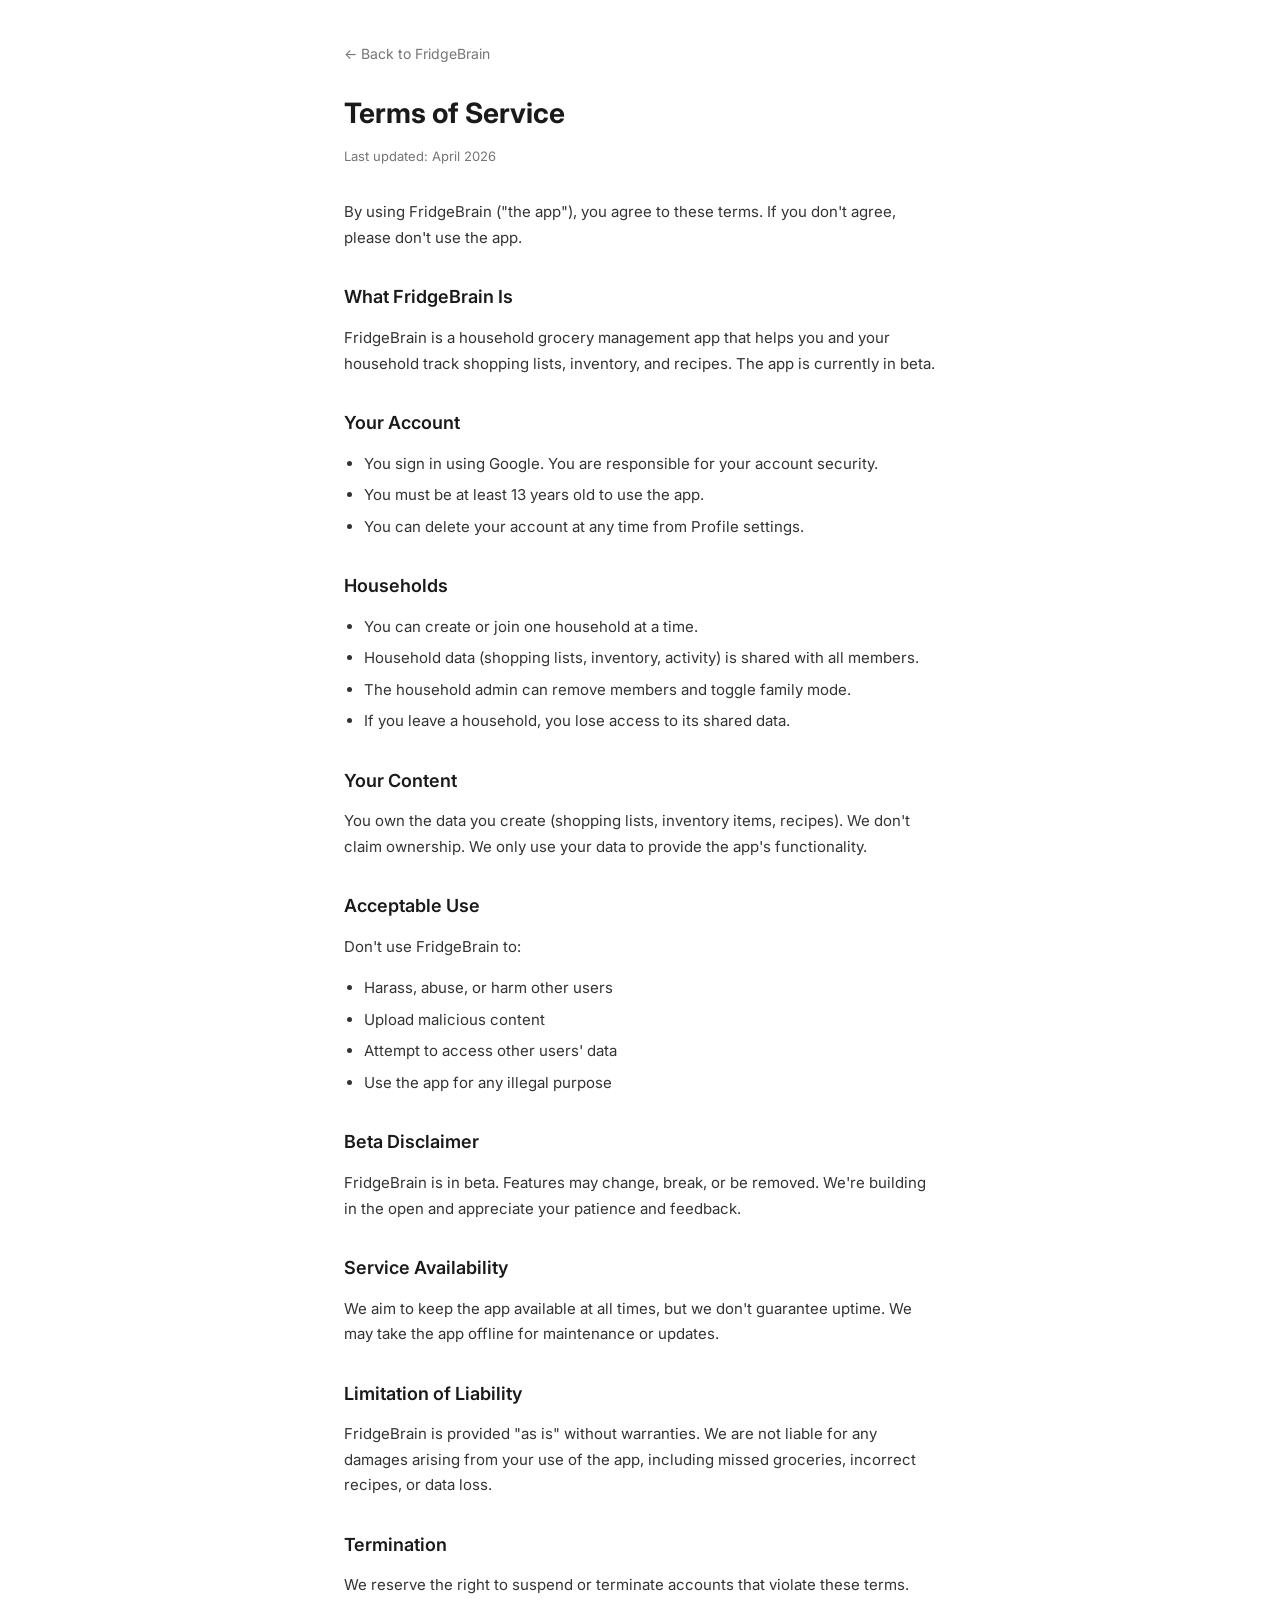
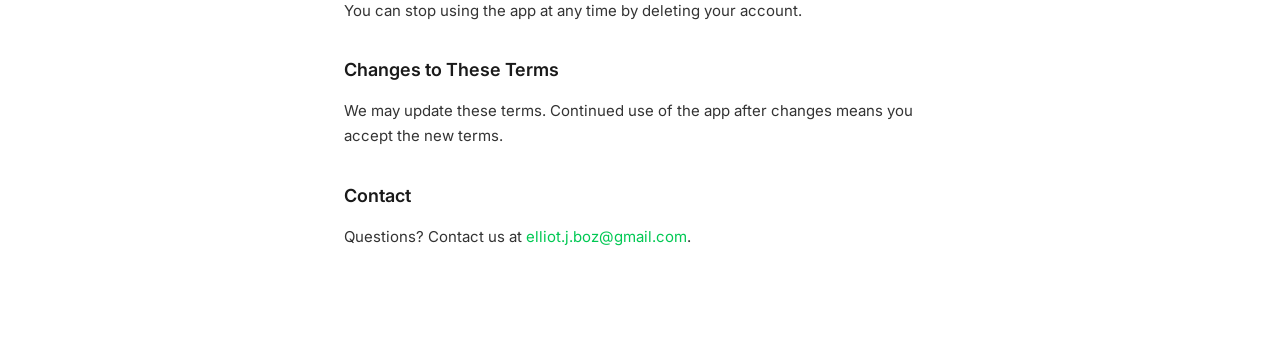
<file: terms.html>
<!DOCTYPE html>
<html lang="en">
<head>
  <meta charset="UTF-8">
  <meta name="viewport" content="width=device-width, initial-scale=1.0, viewport-fit=cover">
  <title>Terms of Service — FridgeBrain</title>
  <link href="https://fonts.googleapis.com/css2?family=Inter:wght@400;500;600;700&display=swap" rel="stylesheet">
  <style>
    * { margin: 0; padding: 0; box-sizing: border-box; }
    body { font-family: 'Inter', sans-serif; background: #FFFFFF; color: #1A1A1A; padding: 40px 24px 80px; max-width: 640px; margin: 0 auto; line-height: 1.7; }
    h1 { font-size: 28px; font-weight: 700; margin-bottom: 8px; }
    .updated { font-size: 13px; color: #757575; margin-bottom: 32px; }
    h2 { font-size: 18px; font-weight: 600; margin-top: 32px; margin-bottom: 12px; }
    p { font-size: 15px; margin-bottom: 16px; color: #333; }
    ul { margin: 0 0 16px 20px; font-size: 15px; color: #333; }
    li { margin-bottom: 6px; }
    a { color: #00C853; text-decoration: none; }
    .back { display: inline-block; margin-bottom: 24px; font-size: 14px; color: #757575; }
    .back:hover { color: #1A1A1A; }
  </style>
</head>
<body>
  <a href="index.html" class="back">← Back to FridgeBrain</a>
  <h1>Terms of Service</h1>
  <div class="updated">Last updated: April 2026</div>

  <p>By using FridgeBrain ("the app"), you agree to these terms. If you don't agree, please don't use the app.</p>

  <h2>What FridgeBrain Is</h2>
  <p>FridgeBrain is a household grocery management app that helps you and your household track shopping lists, inventory, and recipes. The app is currently in beta.</p>

  <h2>Your Account</h2>
  <ul>
    <li>You sign in using Google. You are responsible for your account security.</li>
    <li>You must be at least 13 years old to use the app.</li>
    <li>You can delete your account at any time from Profile settings.</li>
  </ul>

  <h2>Households</h2>
  <ul>
    <li>You can create or join one household at a time.</li>
    <li>Household data (shopping lists, inventory, activity) is shared with all members.</li>
    <li>The household admin can remove members and toggle family mode.</li>
    <li>If you leave a household, you lose access to its shared data.</li>
  </ul>

  <h2>Your Content</h2>
  <p>You own the data you create (shopping lists, inventory items, recipes). We don't claim ownership. We only use your data to provide the app's functionality.</p>

  <h2>Acceptable Use</h2>
  <p>Don't use FridgeBrain to:</p>
  <ul>
    <li>Harass, abuse, or harm other users</li>
    <li>Upload malicious content</li>
    <li>Attempt to access other users' data</li>
    <li>Use the app for any illegal purpose</li>
  </ul>

  <h2>Beta Disclaimer</h2>
  <p>FridgeBrain is in beta. Features may change, break, or be removed. We're building in the open and appreciate your patience and feedback.</p>

  <h2>Service Availability</h2>
  <p>We aim to keep the app available at all times, but we don't guarantee uptime. We may take the app offline for maintenance or updates.</p>

  <h2>Limitation of Liability</h2>
  <p>FridgeBrain is provided "as is" without warranties. We are not liable for any damages arising from your use of the app, including missed groceries, incorrect recipes, or data loss.</p>

  <h2>Termination</h2>
  <p>We reserve the right to suspend or terminate accounts that violate these terms. You can stop using the app at any time by deleting your account.</p>

  <h2>Changes to These Terms</h2>
  <p>We may update these terms. Continued use of the app after changes means you accept the new terms.</p>

  <h2>Contact</h2>
  <p>Questions? Contact us at <a href="mailto:elliot.j.boz@gmail.com">elliot.j.boz@gmail.com</a>.</p>
</body>
</html>
</file>
<file: style.css>
/* ===== RESET & BASE ===== */
*, *::before, *::after { margin: 0; padding: 0; box-sizing: border-box; }
body { background: #E0E0E0; font-family: 'Inter', sans-serif; display: flex; justify-content: center; align-items: flex-start; min-height: 100dvh; -webkit-font-smoothing: antialiased; }

/* ===== APP CONTAINER ===== */
.phone-frame { width: 100%; max-width: 480px; height: 100dvh; background: #FFFFFF; overflow: hidden; position: relative; }

@media (min-width: 481px) {
  body { align-items: center; }
  .phone-frame { height: 100dvh; border-radius: 0; box-shadow: none; }
}

/* ===== SCREENS ===== */
.screen { position: absolute; inset: 0; background: #FFFFFF; display: none; flex-direction: column; overflow-y: auto; overflow-x: hidden; }
.screen.active { display: flex; animation: fadeIn 0.25s ease; }
#screen-shopping { overflow: hidden; }
#screen-shopping .shopping-view { flex: 1; min-height: 0; }
@keyframes fadeIn { from { opacity: 0; transform: translateX(10px); } to { opacity: 1; transform: translateX(0); } }
.screen::-webkit-scrollbar { display: none; }
.screen { -ms-overflow-style: none; scrollbar-width: none; }

/* ===== TOP BAR ===== */
.top-bar { display: flex; justify-content: space-between; align-items: center; padding: calc(env(safe-area-inset-top, 12px) + 12px) 20px 12px; position: sticky; top: 0; background: #FFFFFF; z-index: 10; min-height: 56px; }
.top-bar-logo { font-size: clamp(16px, 4.5vw, 20px); font-weight: 700; color: #1A1A1A; }
.top-bar-logo span { color: #00C853; }
.avatar { width: 44px; height: 44px; border-radius: 50%; background: #00C853; color: #fff; display: flex; align-items: center; justify-content: center; font-size: 14px; font-weight: 600; cursor: pointer; }
.hamburger { width: 44px; height: 44px; display: flex; flex-direction: column; justify-content: center; align-items: center; gap: 5px; cursor: pointer; border: none; background: none; padding: 0; }
.hamburger span { display: block; width: 20px; height: 2px; background: #1A1A1A; border-radius: 2px; }

/* ===== HOUSEHOLD SELECTOR ===== */
.household-selector { padding: 8px 20px 16px; font-size: 15px; color: #757575; cursor: pointer; display: flex; align-items: center; gap: 6px; }
.household-selector:hover { color: #1A1A1A; }
.household-wrap { position: relative; z-index: 20; }
.household-dropdown { display: none; background: #FFFFFF; border: 1px solid #E0E0E0; border-radius: 12px; position: absolute; left: 20px; right: 20px; top: 100%; overflow: hidden; box-shadow: 0 4px 16px rgba(0,0,0,0.08); }
.household-dropdown.open { display: block; }
.household-option { padding: 14px 16px; font-size: 15px; cursor: pointer; display: flex; align-items: center; gap: 8px; transition: background 0.15s; }
.household-option:hover { background: #F5F5F5; }
.household-option.active { color: #00C853; font-weight: 600; }

/* ===== SECTION HEADERS ===== */
.section-header { padding: 8px 20px 10px; font-size: 18px; font-weight: 700; color: #1A1A1A; }

/* ===== HOME ACTION CARDS ===== */
.home-cards { padding: 8px 20px 40px; display: flex; flex-direction: column; gap: 14px; }
.action-card { border-radius: 20px; padding: 32px 28px; display: flex; align-items: center; gap: 20px; cursor: pointer; transition: transform 0.2s, box-shadow 0.2s; position: relative; overflow: hidden; }
.action-card::after { content: '→'; position: absolute; right: 24px; top: 50%; transform: translateY(-50%); font-size: 20px; opacity: 0.4; transition: opacity 0.2s, right 0.2s; }
.action-card:hover { transform: translateY(-3px); box-shadow: 0 12px 32px rgba(0,0,0,0.15); }
.action-card:hover::after { opacity: 0.8; right: 20px; }
.action-card:active { transform: scale(0.97); }
.action-card-green { background: linear-gradient(135deg, #00C853, #00E676); color: #fff; }
.action-card-dark { background: linear-gradient(135deg, #1A1A1A, #333333); color: #fff; }
.action-card-icon { font-size: 32px; flex-shrink: 0; width: 56px; height: 56px; background: rgba(255,255,255,0.15); border-radius: 16px; display: flex; align-items: center; justify-content: center; }
.action-card-dark .action-card-icon { background: rgba(255,255,255,0.08); }
.action-card-title { font-size: 19px; font-weight: 700; margin-bottom: 4px; }
.action-card-sub { font-size: 13px; opacity: 0.75; line-height: 1.4; }

/* ===== MODE TOGGLE ===== */
.mode-toggle { display: flex; margin: 0 20px 8px; background: #F5F5F5; border-radius: 12px; padding: 4px; }
.mode-btn { flex: 1; padding: 10px; border: none; border-radius: 10px; font-size: 14px; font-weight: 600; font-family: 'Inter', sans-serif; cursor: pointer; background: transparent; color: #757575; transition: all 0.2s; }
.mode-btn.active { background: #FFFFFF; color: #1A1A1A; box-shadow: 0 2px 8px rgba(0,0,0,0.08); }

/* ===== SHOPPING LIST — DAY-TO-DAY ===== */
.shopping-view { flex: 1; overflow-y: auto; padding-bottom: 110px; animation: viewFadeIn 0.25s ease; }
@keyframes viewFadeIn { from { opacity: 0; transform: translateX(8px); } to { opacity: 1; transform: translateX(0); } }
.shopping-view::-webkit-scrollbar { width: 4px; }
.shopping-view::-webkit-scrollbar-track { background: transparent; }
.shopping-view::-webkit-scrollbar-thumb { background: #D0D0D0; border-radius: 4px; }
.shopping-view { scrollbar-width: thin; scrollbar-color: #D0D0D0 transparent; }
.list-section-header { padding: 6px 20px 8px; font-size: 15px; font-weight: 700; color: #1A1A1A; }
.hh-header { color: #757575; margin-top: 12px; border-top: 1px solid #F5F5F5; padding-top: 14px; }

/* My List Cards */
.my-list-card { display: flex; align-items: center; margin: 0 20px 8px; background: #FFFFFF; border: 1px solid #F5F5F5; border-radius: 12px; overflow: hidden; }
.my-list-card.dragging { opacity: 0.5; }
.my-list-card.drag-over { border-color: #00C853; border-width: 2px; }
.drag-handle { padding: 14px 4px 14px 12px; cursor: grab; color: #999; font-size: 16px; user-select: none; touch-action: none; }
.inv-search { padding: 0 20px 12px; }
.inv-search input { width: 100%; padding: 10px 14px; border: 1px solid #E0E0E0; border-radius: 10px; font-size: 14px; font-family: 'Inter', sans-serif; outline: none; background: #F5F5F5; transition: border-color 0.2s, background 0.2s; }
.inv-search input:focus { border-color: #00C853; background: #FFFFFF; }

/* Loading skeletons */
.skeleton { background: linear-gradient(90deg, #F5F5F5 0%, #EEEEEE 50%, #F5F5F5 100%); background-size: 200% 100%; animation: skeletonShimmer 1.4s ease-in-out infinite; border-radius: 8px; }
.skeleton-card { height: 70px; margin: 0 20px 8px; }
.skeleton-inv { height: 80px; border-radius: 12px; }
@keyframes skeletonShimmer { 0% { background-position: 200% 0; } 100% { background-position: -200% 0; } }
.drag-handle:hover { color: #757575; }
.drag-handle:active { cursor: grabbing; }
.my-list-accent { width: 4px; align-self: stretch; background: #00C853; flex-shrink: 0; }
.my-list-info { flex: 1; padding: 14px 16px; cursor: pointer; }
.my-list-name { font-size: 15px; font-weight: 500; overflow: hidden; text-overflow: ellipsis; white-space: nowrap; }
.my-list-qty { font-size: 12px; color: #00C853; font-weight: 500; margin-top: 2px; }
.my-list-note { font-size: 12px; color: #757575; margin-top: 2px; }
.my-list-remove { background: none; border: none; font-size: 20px; color: #999; cursor: pointer; padding: 14px; font-family: 'Inter', sans-serif; transition: color 0.2s; }
.my-list-remove:hover { color: #FF3B30; }

/* Household List Cards */
.hh-list-card { display: flex; align-items: center; gap: 12px; padding: 12px 20px; border-bottom: 1px solid #F5F5F5; }
.hh-avatar { width: 32px; height: 32px; border-radius: 50%; display: flex; align-items: center; justify-content: center; font-size: 11px; font-weight: 600; color: #fff; flex-shrink: 0; }
.hh-list-info { flex: 1; }
.hh-list-name { font-size: 15px; font-weight: 500; overflow: hidden; text-overflow: ellipsis; white-space: nowrap; }
.hh-list-meta { font-size: 12px; color: #757575; }

.list-item-check { width: 24px; height: 24px; border: 2px solid #E0E0E0; border-radius: 50%; flex-shrink: 0; display: flex; align-items: center; justify-content: center; cursor: pointer; transition: all 0.2s; }
.list-item-check.checked { background: #00C853; border-color: #00C853; }
.list-item-check.checked::after { content: '✓'; color: #fff; font-size: 13px; font-weight: 700; }

/* ===== SHOPPING LIST — AT THE STORE ===== */
.store-section-label { padding: 12px 20px 8px; font-size: 13px; font-weight: 700; color: #757575; text-transform: uppercase; letter-spacing: 0.05em; }
.store-section-label.store-yours { color: #00C853; }
.store-item { display: flex; align-items: center; gap: 14px; padding: 16px 20px; border-bottom: 1px solid #F5F5F5; transition: opacity 0.3s, background 0.2s; }
.store-item.store-item-mine { background: #E8F5E9; }
.store-item.checked-off { opacity: 0.4; text-decoration: line-through; }
.store-check { width: 28px; height: 28px; border: 2.5px solid #E0E0E0; border-radius: 50%; flex-shrink: 0; display: flex; align-items: center; justify-content: center; cursor: pointer; transition: all 0.2s; font-size: 14px; }
.store-check.checked { background: #00C853; border-color: #00C853; color: #fff; }
.store-check.checked::after { content: '✓'; font-weight: 700; }
.store-item-name { font-size: 16px; font-weight: 500; flex: 1; overflow: hidden; text-overflow: ellipsis; white-space: nowrap; }
.store-avatar { width: 28px; height: 28px; border-radius: 50%; display: flex; align-items: center; justify-content: center; font-size: 10px; font-weight: 600; color: #fff; flex-shrink: 0; }

/* ===== INVENTORY ===== */
.inv-view { padding-bottom: 100px; overflow-y: auto; flex: 1; min-height: 0; animation: viewFadeIn 0.25s ease; }
.inv-view::-webkit-scrollbar { width: 4px; }
.inv-view::-webkit-scrollbar-track { background: transparent; }
.inv-view::-webkit-scrollbar-thumb { background: #D0D0D0; border-radius: 4px; }
.inv-view { scrollbar-width: thin; scrollbar-color: #D0D0D0 transparent; }
#screen-inventory { overflow: hidden; }
.inventory-grid { display: grid; grid-template-columns: 1fr 1fr; gap: 12px; padding: 0 20px 20px; }
.inventory-card { background: #F5F5F5; border-radius: 12px; padding: 14px; cursor: pointer; transition: transform 0.15s; }
.inventory-card:hover { transform: translateY(-2px); }
/* removed inventory-card-img */
.inventory-card-name { font-size: 14px; font-weight: 600; color: #1A1A1A; margin-bottom: 4px; overflow: hidden; text-overflow: ellipsis; white-space: nowrap; }
.inventory-card-qty { font-size: 12px; color: #757575; margin-bottom: 8px; }
.status-badge { display: inline-block; padding: 3px 10px; border-radius: 12px; font-size: 11px; font-weight: 600; }
.status-green { background: #E8F5E9; color: #2E7D32; }
.status-yellow { background: #FFF8E1; color: #F57F17; }
.status-red { background: #FFEBEE; color: #C62828; }

.inv-person-group { margin-bottom: 8px; }
.inv-person-header { display: flex; align-items: center; gap: 10px; padding: 12px 20px; font-size: 15px; font-weight: 600; border-left: 4px solid transparent; margin-left: 16px; }
/* Status select */
.status-select { display: flex; gap: 8px; margin-top: 8px; }
.status-opt { flex: 1; padding: 8px; border: 1.5px solid #E0E0E0; border-radius: 8px; font-size: 12px; font-weight: 500; font-family: 'Inter', sans-serif; background: #fff; cursor: pointer; text-align: center; transition: all 0.15s; }
.status-opt.active { border-color: #00C853; background: #E8F5E9; color: #2E7D32; }

/* Recipes */
#screen-recipes { overflow: hidden; }
.recipe-list { padding: 4px 20px 100px; flex: 1; overflow-y: auto; min-height: 0; }
.recipe-list::-webkit-scrollbar { width: 4px; }
.recipe-list::-webkit-scrollbar-track { background: transparent; }
.recipe-list::-webkit-scrollbar-thumb { background: #D0D0D0; border-radius: 4px; }
.recipe-list { scrollbar-width: thin; scrollbar-color: #D0D0D0 transparent; }
.recipe-card { background: #F5F5F5; border-radius: 12px; padding: 16px; margin-bottom: 12px; cursor: pointer; transition: transform 0.15s; }
.recipe-card:hover { transform: translateY(-2px); }
.recipe-card-header { display: flex; justify-content: space-between; align-items: center; margin-bottom: 8px; }
.recipe-card-name { font-size: 16px; font-weight: 600; overflow: hidden; text-overflow: ellipsis; white-space: nowrap; }
.recipe-card-emoji { font-size: 24px; }
.recipe-card-match { font-size: 12px; color: #757575; margin-bottom: 8px; }
.recipe-card-tags { display: flex; flex-wrap: wrap; gap: 6px; }
.ingredient-tag { padding: 3px 10px; border-radius: 12px; font-size: 11px; font-weight: 500; }
.ingredient-tag.have { background: #E8F5E9; color: #2E7D32; }
.ingredient-tag.need { background: #FFF0F0; color: #C62828; }
.recipe-detail-meta { display: flex; gap: 16px; margin: 12px 0; font-size: 13px; color: #757575; }
.recipe-detail-section { margin-top: 16px; }
.recipe-detail-section h4 { font-size: 14px; font-weight: 600; margin-bottom: 8px; }
.recipe-ingredient-row { display: flex; align-items: center; gap: 8px; padding: 6px 0; font-size: 14px; }
.recipe-ingredient-icon { font-size: 14px; }
.recipe-step { display: flex; gap: 10px; padding: 8px 0; font-size: 14px; line-height: 1.5; }
.recipe-step-num { width: 24px; height: 24px; border-radius: 50%; background: #00C853; color: #fff; display: flex; align-items: center; justify-content: center; font-size: 12px; font-weight: 600; flex-shrink: 0; }

/* ===== FILTER TABS ===== */
.filter-tabs { display: flex; gap: 8px; padding: 0 20px 12px; overflow-x: auto; position: relative; z-index: 5; }
.filter-tabs::-webkit-scrollbar { display: none; }
.filter-tab { padding: 8px 16px; border-radius: 20px; font-size: 13px; font-weight: 500; background: #F5F5F5; color: #757575; border: none; cursor: pointer; white-space: nowrap; font-family: 'Inter', sans-serif; transition: all 0.2s; }
.filter-tab.active { background: #00C853; color: #fff; }

/* ===== MODALS ===== */
.modal-overlay { display: none; position: absolute; inset: 0; background: rgba(0,0,0,0.4); z-index: 50; align-items: center; justify-content: center; }
.modal-overlay.open { display: flex; }
.modal { background: #FFFFFF; border-radius: 16px; padding: 28px 24px; margin: 20px; width: calc(100% - 40px); text-align: center; max-height: calc(100% - 40px); overflow-y: auto; }
.modal h3 { font-size: 18px; font-weight: 700; margin-bottom: 8px; }
.modal p { font-size: 14px; color: #757575; margin-bottom: 24px; }
.modal-store { display: inline-block; padding: 6px 16px; background: #F5F5F5; border-radius: 20px; font-size: 14px; color: #1A1A1A; margin-bottom: 20px; }
.modal-select { width: 100%; padding: 12px 16px; border: 1px solid #E0E0E0; border-radius: 12px; font-size: 15px; font-family: 'Inter', sans-serif; outline: none; background: #fff; margin-bottom: 8px; }
.upload-area-mini { padding: 16px; border: 2px dashed #E0E0E0; border-radius: 12px; text-align: center; font-size: 14px; color: #757575; cursor: pointer; transition: border-color 0.2s; }
.upload-area-mini:hover { border-color: #00C853; }

/* ===== BUTTONS ===== */
.btn { width: 100%; padding: 14px; border: none; border-radius: 12px; font-size: 16px; font-weight: 600; font-family: 'Inter', sans-serif; cursor: pointer; transition: opacity 0.2s; }
.btn:hover { opacity: 0.9; }
.btn-primary { background: #00C853; color: #fff; }
.btn-secondary { background: #F5F5F5; color: #1A1A1A; margin-top: 8px; }
.btn-danger { background: #FFFFFF; color: #FF3B30; border: 1px solid #FF3B30; margin-top: 8px; }
.btn-outline { background: #FFFFFF; color: #00C853; border: 1px solid #00C853; }

/* ===== FAB ===== */
.fab-small { position: absolute; bottom: calc(28px + env(safe-area-inset-bottom, 0px)); right: 20px; width: 56px; height: 56px; background: #00C853; color: #fff; border: none; border-radius: 50%; font-size: 24px; cursor: pointer; box-shadow: 0 4px 16px rgba(0,200,83,0.3); display: flex; align-items: center; justify-content: center; z-index: 5; transition: transform 0.2s; }
.fab-bar { position: absolute; bottom: 0; left: 0; right: 0; height: calc(100px + env(safe-area-inset-bottom, 0px)); background: #FFFFFF; z-index: 4; }
.fab-small:hover { transform: translateY(-2px); }
.fab-notify { position: absolute; bottom: calc(28px + env(safe-area-inset-bottom, 0px)); left: 20px; width: 56px; height: 56px; background: #1A1A1A; color: #fff; border: none; border-radius: 50%; font-size: 22px; cursor: pointer; box-shadow: 0 4px 16px rgba(0,0,0,0.2); display: flex; align-items: center; justify-content: center; z-index: 5; transition: transform 0.2s; }
.fab-notify:hover { transform: translateY(-2px); }

/* ===== TOAST ===== */
.toast { position: absolute; bottom: calc(100px + env(safe-area-inset-bottom, 0px)); left: 50%; transform: translateX(-50%) translateY(20px); background: #1A1A1A; color: #fff; padding: 10px 16px 10px 20px; border-radius: 24px; font-size: 14px; font-weight: 500; opacity: 0; transition: all 0.3s ease; z-index: 100; display: flex; align-items: center; gap: 12px; max-width: calc(100% - 40px); text-align: center; }
.toast-action { display: none; background: none; border: none; color: #00C853; font-size: 14px; font-weight: 600; cursor: pointer; padding: 4px 10px; border-radius: 16px; font-family: 'Inter', sans-serif; transition: background 0.15s; }
.toast.with-action .toast-action { display: inline-block; }
.toast-action:hover { background: rgba(0, 230, 118, 0.15); }
.toast.show { opacity: 1; transform: translateX(-50%) translateY(0); }
.toast.error { background: #FF3B30; }

/* Store notification banner (slides down from top) */
.store-notif-banner {
  position: absolute;
  top: 0;
  left: 0;
  right: 0;
  background: #1A1A1A;
  color: #FFFFFF;
  padding: calc(env(safe-area-inset-top, 12px) + 16px) 20px 16px;
  z-index: 150;
  transform: translateY(-100%);
  transition: transform 0.4s cubic-bezier(0.2, 0.8, 0.2, 1);
  box-shadow: 0 8px 24px rgba(0, 0, 0, 0.2);
}
.store-notif-banner.show { transform: translateY(0); }
.store-notif-content { display: flex; align-items: center; gap: 12px; margin-bottom: 12px; }
.store-notif-avatar { width: 40px; height: 40px; border-radius: 50%; background: #42A5F5; display: flex; align-items: center; justify-content: center; font-size: 13px; font-weight: 600; color: #FFFFFF; flex-shrink: 0; }
.store-notif-text { flex: 1; min-width: 0; }
.store-notif-title { font-size: 15px; font-weight: 600; margin-bottom: 2px; }
.store-notif-sub { font-size: 12px; color: #999; }
.store-notif-actions { display: flex; gap: 8px; align-items: center; }
.store-notif-actions .btn { flex: 1; padding: 10px; font-size: 14px; }
.store-notif-close { background: none; border: none; color: #999; font-size: 18px; cursor: pointer; padding: 0; width: 44px; height: 44px; display: flex; align-items: center; justify-content: center; flex-shrink: 0; }
.store-notif-close:hover { color: #FFFFFF; }

/* ===== LOGIN ===== */
.login-screen { justify-content: center; align-items: center; padding: 40px 28px; padding-top: calc(env(safe-area-inset-top, 0px) + 40px); }
.login-logo { text-align: center; margin-bottom: 40px; }
.login-logo .icon { font-size: 48px; margin-bottom: 12px; }
.login-logo h1 { font-size: 28px; font-weight: 700; }
.login-logo h1 span { color: #00C853; }
.login-welcome { font-size: 22px; font-weight: 600; text-align: center; margin-bottom: 28px; color: #1A1A1A; }
.input-group { width: 100%; margin-bottom: 16px; }
.input-group label { display: block; font-size: 13px; font-weight: 500; color: #757575; margin-bottom: 6px; }
.input-group input { width: 100%; padding: 14px 16px; border: 1px solid #E0E0E0; border-radius: 12px; font-size: 15px; font-family: 'Inter', sans-serif; outline: none; transition: border-color 0.2s; }
.input-group input:focus { border-color: #00C853; }
.login-btn { margin-top: 8px; margin-bottom: 16px; }
.login-switch { text-align: center; font-size: 14px; color: #757575; }
.login-switch a { color: #00C853; font-weight: 600; cursor: pointer; text-decoration: none; }

/* Google sign-in button */
.btn-google { display: flex; align-items: center; justify-content: center; gap: 12px; width: 100%; padding: 14px; border: 1.5px solid #E0E0E0; border-radius: 12px; background: #FFFFFF; font-size: 16px; font-weight: 500; font-family: 'Inter', sans-serif; cursor: pointer; transition: background 0.15s, box-shadow 0.15s; }
.btn-google:hover { background: #FAFAFA; box-shadow: 0 2px 8px rgba(0,0,0,0.08); }
.login-terms { text-align: center; font-size: 11px; color: #999; margin-top: 24px; line-height: 1.5; padding: 0 20px; }

/* Onboarding */
.onboarding-cards { display: flex; flex-direction: column; gap: 12px; width: 100%; margin-bottom: 24px; }
.onboarding-card { padding: 20px; border: 1.5px solid #E0E0E0; border-radius: 16px; cursor: pointer; transition: border-color 0.2s, background 0.2s; display: flex; align-items: center; gap: 16px; }
.onboarding-card:hover { border-color: #00C853; background: #F9FFF9; }
.onboarding-card-icon { font-size: 28px; flex-shrink: 0; }
.onboarding-card-title { font-size: 16px; font-weight: 600; margin-bottom: 2px; }
.onboarding-card-sub { font-size: 13px; color: #757575; line-height: 1.4; }
.invite-code { display: inline-block; padding: 12px 24px; background: #F5F5F5; border-radius: 12px; font-size: 22px; font-weight: 700; letter-spacing: 4px; font-family: 'Inter', monospace; color: #1A1A1A; }

/* Profile member list */
.member-list { margin-top: 12px; }
.member-row { display: flex; align-items: center; gap: 12px; padding: 10px 0; border-bottom: 1px solid #F5F5F5; }
.member-info { flex: 1; display: flex; align-items: center; gap: 8px; }
.member-name { font-size: 15px; font-weight: 500; }
.member-badge { font-size: 11px; font-weight: 600; padding: 2px 8px; border-radius: 10px; }
.admin-badge { background: #E8F5E9; color: #2E7D32; }
.member-remove { background: none; border: none; color: #999; font-size: 16px; cursor: pointer; padding: 8px; min-width: 44px; min-height: 44px; display: flex; align-items: center; justify-content: center; transition: color 0.2s; }
.member-remove:hover { color: #FF3B30; }
.invite-code-row { display: flex; align-items: center; gap: 12px; }
.btn-copy { background: none; border: 1px solid #E0E0E0; border-radius: 8px; padding: 8px 14px; font-size: 13px; font-family: 'Inter', sans-serif; cursor: pointer; transition: border-color 0.2s; }
.btn-copy:hover { border-color: #00C853; }

/* ===== HAMBURGER MENU ===== */
.menu-overlay { display: none; position: absolute; inset: 0; background: rgba(0,0,0,0.4); z-index: 90; }
.menu-overlay.open { display: block; }
.slide-menu { position: absolute; top: 0; left: -280px; width: min(280px, 85%); height: 100%; background: #FFFFFF; z-index: 95; transition: left 0.3s ease; display: flex; flex-direction: column; padding-top: calc(env(safe-area-inset-top, 12px) + 20px); }
.slide-menu.open { left: 0; }
.menu-user { padding: 20px 24px 24px; border-bottom: 1px solid #F5F5F5; display: flex; align-items: center; gap: 12px; }
.menu-user-info h4 { font-size: 16px; font-weight: 600; }
.menu-user-info p { font-size: 13px; color: #757575; }
.menu-items { flex: 1; padding: 8px 0; }
.menu-item { padding: 16px 24px; font-size: 16px; min-height: 48px; color: #1A1A1A; cursor: pointer; display: flex; align-items: center; gap: 12px; transition: background 0.15s; }
.menu-item:hover { background: #F5F5F5; }
.menu-item.active { color: #00C853; font-weight: 600; }
.menu-item-icon { width: 24px; text-align: center; font-size: 18px; }
.menu-signout { padding: 20px 24px; border-top: 1px solid #F5F5F5; }
.menu-signout .menu-item { color: #FF3B30; padding: 14px 0; }

/* ===== RECEIPT SCANNER ===== */
.scanner-content { padding: 20px; flex: 1; }
.upload-area { border: 2px dashed #E0E0E0; border-radius: 16px; padding: 60px 20px; text-align: center; cursor: pointer; transition: border-color 0.2s; margin-bottom: 20px; }
.upload-area:hover { border-color: #00C853; }
.upload-icon { font-size: 48px; margin-bottom: 16px; }
.upload-area h3 { font-size: 16px; font-weight: 600; margin-bottom: 8px; }
.upload-area p { font-size: 14px; color: #757575; }
.receipt-result { display: none; }
.receipt-result.show { display: block; }
.receipt-item { display: flex; align-items: center; gap: 12px; padding: 12px 0; border-bottom: 1px solid #F5F5F5; }
.receipt-check { width: 20px; height: 20px; border: 2px solid #00C853; border-radius: 4px; background: #00C853; display: flex; align-items: center; justify-content: center; color: #fff; font-size: 11px; cursor: pointer; }
.receipt-item-name { flex: 1; font-size: 15px; }
.receipt-item-price { font-size: 15px; font-weight: 600; }
.receipt-total { display: flex; justify-content: space-between; padding: 16px 0; font-size: 17px; font-weight: 700; }
.receipt-buttons { padding-top: 16px; display: flex; flex-direction: column; gap: 8px; }
.spinner-container { display: none; text-align: center; padding: 60px 20px; }
.spinner-container.show { display: block; }
.spinner { width: 40px; height: 40px; border: 3px solid #F5F5F5; border-top: 3px solid #00C853; border-radius: 50%; animation: spin 0.8s linear infinite; margin: 0 auto 20px; }
@keyframes spin { to { transform: rotate(360deg); } }
.spinner-text { font-size: 15px; color: #757575; }

/* ===== COST SPLITTING ===== */
.balance-card { margin: 0 20px 20px; padding: 20px; border-radius: 12px; text-align: center; }
.balance-card.positive { background: #E8F5E9; }
.balance-card.negative { background: #FFEBEE; }
.balance-amount { font-size: 28px; font-weight: 700; }
.balance-amount.positive { color: #2E7D32; }
.balance-amount.negative { color: #C62828; }
.balance-label { font-size: 14px; color: #757575; margin-top: 4px; }
.expense-card { margin: 0 20px 12px; padding: 16px; background: #F5F5F5; border-radius: 12px; cursor: pointer; }
.expense-header { display: flex; justify-content: space-between; align-items: center; margin-bottom: 4px; }
.expense-who { font-size: 15px; font-weight: 600; }
.expense-amount { font-size: 15px; font-weight: 700; }
.expense-meta { font-size: 12px; color: #757575; }
.expense-details { display: none; padding-top: 12px; margin-top: 12px; border-top: 1px solid #E0E0E0; }
.expense-details.open { display: block; }
.expense-breakdown-item { display: flex; justify-content: space-between; padding: 4px 0; font-size: 13px; color: #757575; }
.expense-shares { margin-top: 12px; padding-top: 8px; border-top: 1px solid #E0E0E0; }
.expense-share { display: flex; justify-content: space-between; align-items: center; padding: 6px 0; font-size: 13px; }
.expense-actions { display: flex; gap: 8px; margin-top: 12px; }
.expense-actions .btn { padding: 10px; font-size: 13px; }
.history-section { padding: 20px 20px 100px; }
.history-header { font-size: 14px; font-weight: 600; color: #757575; margin-bottom: 12px; text-transform: uppercase; letter-spacing: 0.05em; }
.history-item { padding: 10px 0; border-bottom: 1px solid #F5F5F5; font-size: 14px; color: #757575; display: flex; justify-content: space-between; }

/* ===== ACTIVITY FEED ===== */
#screen-activity { overflow: hidden; }
.activity-filters { display: flex; gap: 8px; padding: 0 20px 16px; overflow-x: auto; position: relative; z-index: 5; }
.activity-list { flex: 1; overflow-y: auto; min-height: 0; }
.activity-list::-webkit-scrollbar { width: 4px; }
.activity-list::-webkit-scrollbar-track { background: transparent; }
.activity-list::-webkit-scrollbar-thumb { background: #D0D0D0; border-radius: 4px; }
.activity-list { scrollbar-width: thin; scrollbar-color: #D0D0D0 transparent; }
.activity-filters::-webkit-scrollbar { display: none; }
.activity-item { display: flex; gap: 12px; padding: 16px 20px; border-bottom: 1px solid #F5F5F5; }
.activity-avatar { width: 36px; height: 36px; border-radius: 50%; display: flex; align-items: center; justify-content: center; font-size: 12px; font-weight: 600; color: #fff; flex-shrink: 0; }
.activity-content { flex: 1; }
.activity-text { font-size: 14px; color: #1A1A1A; line-height: 1.4; }
.activity-text strong { font-weight: 600; }
.activity-time { font-size: 12px; color: #757575; margin-top: 4px; }

/* ===== PROFILE ===== */
.profile-content { padding: 20px; padding-bottom: 100px; }
.profile-header { text-align: center; padding: 20px 0 28px; }
.profile-avatar { width: 72px; height: 72px; border-radius: 50%; background: #00C853; color: #fff; display: flex; align-items: center; justify-content: center; font-size: 24px; font-weight: 700; margin: 0 auto 12px; }
.profile-name { font-size: 20px; font-weight: 700; }
.profile-email { font-size: 14px; color: #757575; margin-top: 4px; }
.profile-section { margin-bottom: 24px; }
.profile-section-title { font-size: 13px; font-weight: 600; color: #757575; text-transform: uppercase; letter-spacing: 0.05em; margin-bottom: 12px; }
.profile-card { background: #F5F5F5; border-radius: 12px; padding: 14px 16px; margin-bottom: 8px; display: flex; justify-content: space-between; align-items: center; }
.profile-card-name { font-size: 15px; font-weight: 500; }
.profile-card-meta { font-size: 12px; color: #757575; }
.toggle-row { display: flex; justify-content: space-between; align-items: center; padding: 12px 0; border-bottom: 1px solid #F5F5F5; }
.toggle-label { font-size: 15px; }
.toggle-switch { width: 48px; height: 28px; border-radius: 14px; background: #E0E0E0; position: relative; cursor: pointer; transition: background 0.2s; }
.toggle-switch.on { background: #00C853; }
.toggle-switch::after { content: ''; position: absolute; top: 3px; left: 3px; width: 22px; height: 22px; border-radius: 50%; background: #fff; transition: left 0.2s; }
.toggle-switch.on::after { left: 23px; }
.store-tag { display: inline-block; padding: 6px 14px; background: #F5F5F5; border-radius: 20px; font-size: 13px; margin-right: 8px; margin-bottom: 8px; }
.profile-buttons { display: flex; flex-direction: column; gap: 8px; margin-top: 8px; }

.fin-view { flex: 1; }

/* Coming Soon */
#screen-comingsoon { padding-bottom: 100px; }
.coming-soon-list { padding: 0 20px; }
.cs-card { display: flex; align-items: flex-start; gap: 14px; padding: 16px; background: #F5F5F5; border-radius: 12px; margin-bottom: 10px; }
.cs-icon { font-size: 24px; flex-shrink: 0; padding-top: 2px; }
.cs-info { flex: 1; }
.cs-title { font-size: 15px; font-weight: 600; margin-bottom: 4px; }
.cs-desc { font-size: 13px; color: #757575; line-height: 1.4; }
.cs-vote { background: none; border: 1.5px solid #E0E0E0; border-radius: 10px; padding: 6px 12px; font-size: 16px; cursor: pointer; transition: all 0.2s; min-width: 44px; min-height: 44px; display: flex; align-items: center; justify-content: center; flex-shrink: 0; }
.cs-vote.voted { background: #E8F5E9; border-color: #00C853; }
.cs-feedback-header { font-size: 16px; font-weight: 600; }

/* Store suggestions */
.store-suggestions { padding: 8px 0; }
.store-suggestions-header { display: flex; align-items: center; justify-content: space-between; padding: 12px 20px 8px; font-size: 13px; color: #757575; }
.suggestions-info { display: inline-flex; align-items: center; justify-content: center; width: 18px; height: 18px; border-radius: 50%; background: #00C853; color: #fff; font-size: 10px; font-weight: 600; font-style: italic; font-family: Georgia, serif; cursor: pointer; }
.suggestion-item { display: flex; align-items: center; gap: 14px; padding: 14px 20px; opacity: 0.5; }
.suggestion-item-name { font-size: 15px; color: #757575; flex: 1; overflow: hidden; text-overflow: ellipsis; white-space: nowrap; }
.suggestion-add { background: none; border: 1.5px solid #E0E0E0; border-radius: 8px; padding: 6px 14px; font-size: 13px; font-family: 'Inter', sans-serif; color: #00C853; cursor: pointer; min-width: 44px; min-height: 44px; display: flex; align-items: center; transition: all 0.2s; }
.suggestion-add:hover { background: #E8F5E9; border-color: #00C853; }

/* Probably Need */
.probably-need-section { padding-bottom: 8px; margin: 0 20px; }
.probably-need-label { padding: 4px 0 8px; font-size: 11px; font-weight: 600; color: #757575; text-transform: uppercase; letter-spacing: 0.08em; }
.probably-need-wrap { display: flex; align-items: center; gap: 0; }
.probably-need-scroll { display: flex; gap: 8px; overflow-x: auto; scroll-snap-type: x mandatory; -webkit-overflow-scrolling: touch; flex: 1; min-width: 0; scroll-behavior: smooth; }
.probably-need-scroll::-webkit-scrollbar { display: none; }
.probably-need-scroll { scrollbar-width: none; }
.pn-arrow { width: 28px; height: 40px; background: none; border: none; cursor: pointer; color: #757575; font-size: 18px; display: flex; align-items: center; justify-content: center; flex-shrink: 0; transition: color 0.2s; }
.pn-arrow:hover { color: #1A1A1A; }
.probably-need-card { min-width: fit-content; height: 40px; background: #FFFFFF; border-radius: 10px; box-shadow: 0 2px 8px rgba(0,0,0,0.08); display: flex; align-items: center; overflow: hidden; scroll-snap-align: start; }
.probably-need-card.urgent { background: #FFF0F0; border: 1.5px solid #FFCDD2; }
.pn-info-header { display: inline-flex; align-items: center; justify-content: center; width: 16px; height: 16px; border-radius: 50%; border: 1.5px solid #999; color: #999; font-size: 10px; font-weight: 600; font-style: italic; font-family: Georgia, serif; cursor: pointer; margin-left: 5px; vertical-align: middle; line-height: 1; transition: color 0.2s, border-color 0.2s; }
.pn-info-header:hover { color: #1A1A1A; border-color: #1A1A1A; }
.pn-arrow-left { margin-right: 0; }
.pn-name { font-size: 13px; font-weight: 500; padding: 0 12px; white-space: nowrap; color: #1A1A1A; }
.pn-add { width: 36px; height: 100%; background: #00C853; border: none; color: #fff; font-size: 18px; font-weight: 700; cursor: pointer; transition: background 0.15s; display: flex; align-items: center; justify-content: center; flex-shrink: 0; }
.pn-add:hover { background: #00B848; }
.pn-add.confirmed { background: #2E7D32; font-size: 14px; }

/* PWA banner */
.pwa-banner { display: flex; align-items: center; gap: 6px; padding: 10px 12px; margin: 0 20px 8px; background: #E8F5E9; border-radius: 10px; font-size: 12px; color: #2E7D32; line-height: 1.4; flex-wrap: wrap; }
.pwa-text { flex: 1; min-width: 0; }
.pwa-expand { background: none; border: 1.5px solid #2E7D32; color: #2E7D32; width: 22px; height: 22px; border-radius: 50%; font-size: 11px; font-weight: 600; font-style: italic; font-family: Georgia, serif; cursor: pointer; padding: 0; display: flex; align-items: center; justify-content: center; flex-shrink: 0; transition: background 0.15s; }
.pwa-expand:hover, .pwa-expand.open { background: #2E7D32; color: #FFFFFF; }
.pwa-dismiss { background: none; border: none; color: #2E7D32; font-size: 16px; cursor: pointer; padding: 4px 8px; min-width: 32px; min-height: 32px; display: flex; align-items: center; justify-content: center; }
.pwa-instructions { display: none; width: 100%; padding-top: 10px; margin-top: 8px; border-top: 1px solid rgba(46, 125, 50, 0.2); font-size: 12px; color: #2E7D32; }
.pwa-instructions.open { display: block; }
.pwa-step { padding: 3px 0; line-height: 1.5; }
.pwa-step strong { color: #1B5E20; }

/* Empty states */
.empty-state-inline { padding: 32px 20px; text-align: center; font-size: 14px; color: #999; line-height: 1.5; }
.empty-state-inline .empty-icon { font-size: 40px; margin-bottom: 12px; opacity: 0.5; }
.empty-state-inline .empty-title { font-size: 16px; font-weight: 600; color: #757575; margin-bottom: 6px; }
.empty-state-inline .empty-hint { font-size: 14px; color: #999; }
.empty-state-inline .empty-hint strong { color: #00C853; font-weight: 700; }

/* Autocomplete */
.modal-tall { max-height: 80%; overflow-y: auto; }
.autocomplete-results { max-height: 220px; overflow-y: auto; border-radius: 12px; }
.autocomplete-results::-webkit-scrollbar { width: 3px; }
.autocomplete-results::-webkit-scrollbar-thumb { background: #D0D0D0; border-radius: 3px; }
.autocomplete-item { padding: 12px 16px; cursor: pointer; display: flex; justify-content: space-between; align-items: center; border-bottom: 1px solid #F5F5F5; transition: background 0.1s; }
.autocomplete-item:hover { background: #F5F5F5; }
.autocomplete-item-name { font-size: 15px; font-weight: 500; overflow: hidden; text-overflow: ellipsis; white-space: nowrap; }
.autocomplete-item-cat { font-size: 12px; color: #757575; }
.autocomplete-custom { padding: 12px 16px; cursor: pointer; color: #00C853; font-weight: 600; font-size: 14px; border-top: 1px solid #E0E0E0; }
.autocomplete-custom:hover { background: #E8F5E9; }
.selected-item-chip { display: inline-block; padding: 8px 16px; background: #E8F5E9; color: #2E7D32; border-radius: 20px; font-size: 15px; font-weight: 600; }

/* Family mode */
.info-tooltip { display: inline-block; width: 18px; height: 18px; border-radius: 50%; background: #E0E0E0; color: #757575; font-size: 11px; text-align: center; line-height: 18px; margin-left: 6px; cursor: pointer; vertical-align: middle; }
.family-mode-desc { font-size: 12px; color: #757575; line-height: 1.5; padding: 8px 0 0; display: none; }
.family-mode-desc.show { display: block; }
</file>
